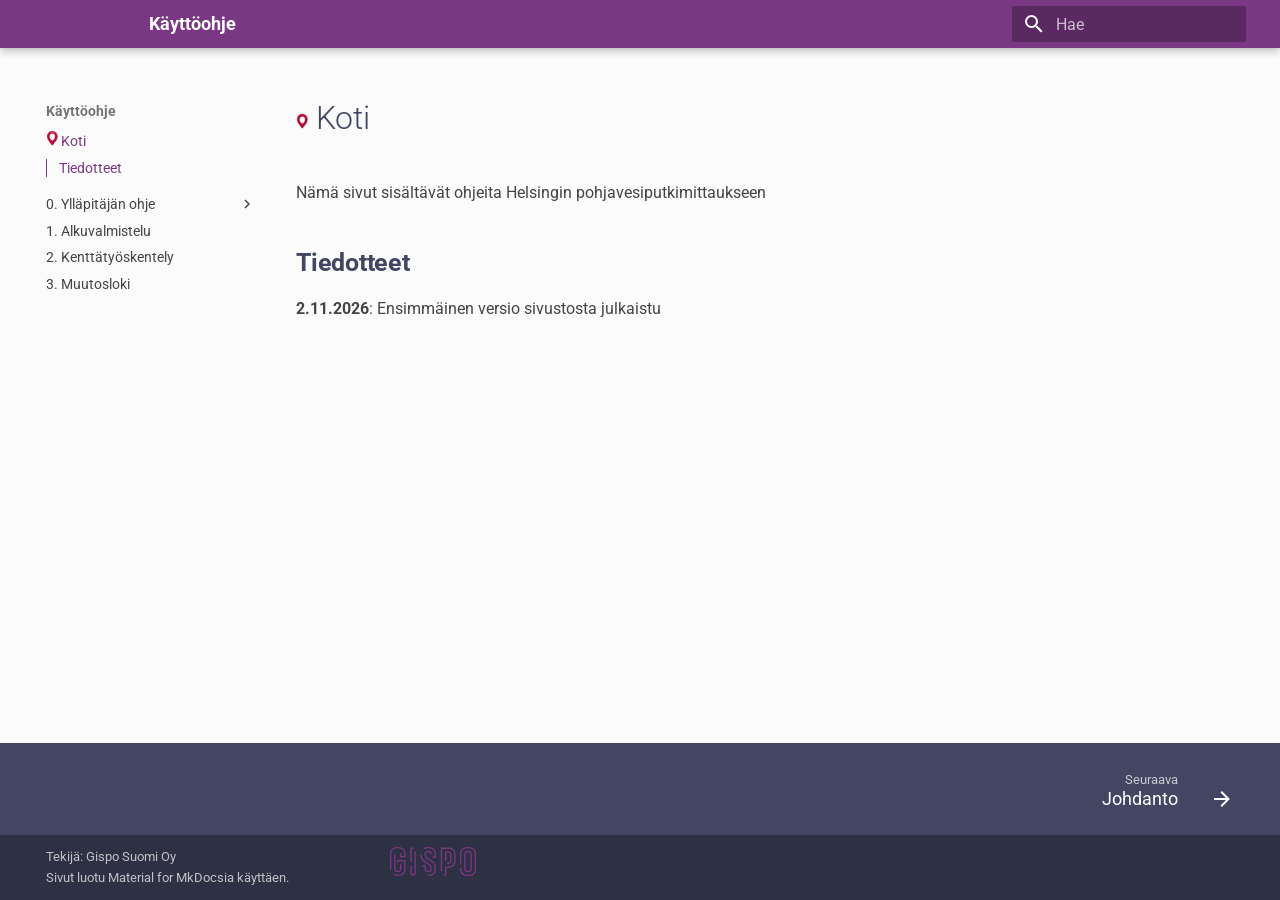
<file: index.html>
<!DOCTYPE html><html lang="fi" class="no-js"><head>
    
      <meta charset="utf-8">
      <meta name="viewport" content="width=device-width,initial-scale=1">
      
      
      
        <link rel="canonical" href="https://gispocoding.github.io/QField-putket/index.html">
      
      
      
        <link rel="next" href="1_johdanto.html">
      
      
        
      
      
      <link rel="icon" href="img/gispologo.svg">
      <meta name="generator" content="mkdocs-1.6.1, mkdocs-material-9.8.0">
    
    
      
        <title>Käyttöohje</title>
      
    
    
      <link rel="stylesheet" href="assets/stylesheets/main.57a0d79d.min.css">
      
        
        <link rel="stylesheet" href="assets/stylesheets/palette.fb2fffe2.min.css">
      
      


    
    
      
    
    
      
        
        
        <link rel="preconnect" href="https://fonts.gstatic.com" crossorigin="">
        <link rel="stylesheet" href="https://fonts.googleapis.com/css?family=Roboto:300,300i,400,400i,700,700i%7CRoboto+Mono:400,400i,700,700i&amp;display=fallback">
        <style>:root{--md-text-font:"Roboto";--md-code-font:"Roboto Mono"}</style>
      
    
    
      <link rel="stylesheet" href="assets/_mkdocstrings.css">
    
      <link rel="stylesheet" href="stylesheets/extra.css">
    
    <script>__md_scope=new URL(".",location),__md_hash=e=>[...e].reduce(((e,_)=>(e<<5)-e+_.charCodeAt(0)),0),__md_get=(e,_=localStorage,t=__md_scope)=>JSON.parse(_.getItem(t.pathname+"."+e)),__md_set=(e,_,t=localStorage,a=__md_scope)=>{try{t.setItem(a.pathname+"."+e,JSON.stringify(_))}catch(e){}}</script>
    
      

    
    
  <link href="assets/stylesheets/glightbox.min.css" rel="stylesheet"><script src="assets/javascripts/glightbox.min.js"></script><style id="glightbox-style">
            html.glightbox-open { overflow: initial; height: 100%; }
            .gslide-title { margin-top: 0px; user-select: text; }
            .gslide-desc { color: #666; user-select: text; }
            .gslide-image img { background: white; }
            .gscrollbar-fixer { padding-right: 15px; }
            .gdesc-inner { font-size: 0.75rem; }
            body[data-md-color-scheme="slate"] .gdesc-inner { background: var(--md-default-bg-color); }
            body[data-md-color-scheme="slate"] .gslide-title { color: var(--md-default-fg-color); }
            body[data-md-color-scheme="slate"] .gslide-desc { color: var(--md-default-fg-color); }
        </style></head>
  
  
    
    
    
    
    
    <body dir="ltr" data-md-color-scheme="default" data-md-color-primary="indigo" data-md-color-accent="indigo">
  
    
    <input class="md-toggle" data-md-toggle="drawer" type="checkbox" id="__drawer" autocomplete="off">
    <input class="md-toggle" data-md-toggle="search" type="checkbox" id="__search" autocomplete="off">
    <label class="md-overlay" for="__drawer"></label>
    <div data-md-component="skip">
      
        
        <a href="#tiedotteet" class="md-skip">
          Hyppää sisältöön
        </a>
      
    </div>
    <div data-md-component="announce">
      
    </div>
    
    
      

  

<header class="md-header md-header--shadow" data-md-component="header">
  <nav class="md-header__inner md-grid" aria-label="Ylätunniste">
    <a href="index.html" title="Käyttöohje" class="md-header__button md-logo" aria-label="Käyttöohje" data-md-component="logo">
      
  <img src="img/gispologo.svg" alt="logo">

    </a>
    <label class="md-header__button md-icon" for="__drawer">
      
      <svg xmlns="http://www.w3.org/2000/svg" viewBox="0 0 24 24"><path d="M3 6h18v2H3zm0 5h18v2H3zm0 5h18v2H3z"></path></svg>
    </label>
    <div class="md-header__title" data-md-component="header-title">
      <div class="md-header__ellipsis">
        <div class="md-header__topic">
          <span class="md-ellipsis">
            Käyttöohje
          </span>
        </div>
        <div class="md-header__topic" data-md-component="header-topic">
          <span class="md-ellipsis">
            
              <img src="img/markkeri.png"> Koti
            
          </span>
        </div>
      </div>
    </div>
    
      
    
    
    
    
      
      
        <label class="md-header__button md-icon" for="__search">
          
          <svg xmlns="http://www.w3.org/2000/svg" viewBox="0 0 24 24"><path d="M9.5 3A6.5 6.5 0 0 1 16 9.5c0 1.61-.59 3.09-1.56 4.23l.27.27h.79l5 5-1.5 1.5-5-5v-.79l-.27-.27A6.52 6.52 0 0 1 9.5 16 6.5 6.5 0 0 1 3 9.5 6.5 6.5 0 0 1 9.5 3m0 2C7 5 5 7 5 9.5S7 14 9.5 14 14 12 14 9.5 12 5 9.5 5"></path></svg>
        </label>
        <div class="md-search" data-md-component="search" role="dialog">
  <label class="md-search__overlay" for="__search"></label>
  <div class="md-search__inner" role="search">
    <form class="md-search__form" name="search">
      <input type="text" class="md-search__input" name="query" aria-label="Hae" placeholder="Hae" autocapitalize="off" autocorrect="off" autocomplete="off" spellcheck="false" data-md-component="search-query" required="">
      <label class="md-search__icon md-icon" for="__search">
        
        <svg xmlns="http://www.w3.org/2000/svg" viewBox="0 0 24 24"><path d="M9.5 3A6.5 6.5 0 0 1 16 9.5c0 1.61-.59 3.09-1.56 4.23l.27.27h.79l5 5-1.5 1.5-5-5v-.79l-.27-.27A6.52 6.52 0 0 1 9.5 16 6.5 6.5 0 0 1 3 9.5 6.5 6.5 0 0 1 9.5 3m0 2C7 5 5 7 5 9.5S7 14 9.5 14 14 12 14 9.5 12 5 9.5 5"></path></svg>
        
        <svg xmlns="http://www.w3.org/2000/svg" viewBox="0 0 24 24"><path d="M20 11v2H8l5.5 5.5-1.42 1.42L4.16 12l7.92-7.92L13.5 5.5 8 11z"></path></svg>
      </label>
      <nav class="md-search__options" aria-label="Haku">
        
        <button type="reset" class="md-search__icon md-icon" title="Tyhjää" aria-label="Tyhjää" tabindex="-1">
          
          <svg xmlns="http://www.w3.org/2000/svg" viewBox="0 0 24 24"><path d="M19 6.41 17.59 5 12 10.59 6.41 5 5 6.41 10.59 12 5 17.59 6.41 19 12 13.41 17.59 19 19 17.59 13.41 12z"></path></svg>
        </button>
      </nav>
      
        <div class="md-search__suggest" data-md-component="search-suggest"></div>
      
    </form>
    <div class="md-search__output">
      <div class="md-search__scrollwrap" tabindex="0" data-md-scrollfix="">
        <div class="md-search-result" data-md-component="search-result">
          <div class="md-search-result__meta">
            Aloitetaan hakua
          </div>
          <ol class="md-search-result__list" role="presentation"></ol>
        </div>
      </div>
    </div>
  </div>
</div>
      
    
    
  </nav>
  
</header>
    
    <div class="md-container" data-md-component="container">
      
      
        
          
        
      
      <main class="md-main" data-md-component="main">
        <div class="md-main__inner md-grid">
          
            
              
              <div class="md-sidebar md-sidebar--primary" data-md-component="sidebar" data-md-type="navigation">
                <div class="md-sidebar__scrollwrap">
                  <div class="md-sidebar__inner">
                    



  

<nav class="md-nav md-nav--primary md-nav--integrated" aria-label="Navigaatio" data-md-level="0">
  <label class="md-nav__title" for="__drawer">
    <a href="index.html" title="Käyttöohje" class="md-nav__button md-logo" aria-label="Käyttöohje" data-md-component="logo">
      
  <img src="img/gispologo.svg" alt="logo">

    </a>
    Käyttöohje
  </label>
  
  <ul class="md-nav__list" data-md-scrollfix="">
    
      
      
  
  
    
  
  
  
    <li class="md-nav__item md-nav__item--active">
      
      <input class="md-nav__toggle md-toggle" type="checkbox" id="__toc">
      
      
      
        <label class="md-nav__link md-nav__link--active" for="__toc">
          
  
  
  <span class="md-ellipsis">
    
  
    <img src="img/markkeri.png"> Koti
  

    
  </span>
  
  

          <span class="md-nav__icon md-icon"></span>
        </label>
      
      <a href="index.html" class="md-nav__link md-nav__link--active">
        
  
  
  <span class="md-ellipsis">
    
  
    <img src="img/markkeri.png"> Koti
  

    
  </span>
  
  

      </a>
      
        

<nav class="md-nav md-nav--secondary" aria-label="Sisällysluettelo">
  
  
  
  
    <label class="md-nav__title" for="__toc">
      <span class="md-nav__icon md-icon"></span>
      Sisällysluettelo
    </label>
    <ul class="md-nav__list" data-md-component="toc" data-md-scrollfix="">
      
        <li class="md-nav__item">
  <a href="#tiedotteet" class="md-nav__link">
    <span class="md-ellipsis">
      
        Tiedotteet
      
    </span>
  </a>
  
</li>
      
    </ul>
  
</nav>
      
    </li>
  

    
      
      
  
  
  
  
    
    
    
    
    
    <li class="md-nav__item md-nav__item--nested">
      
        
        
        <input class="md-nav__toggle md-toggle " type="checkbox" id="__nav_2">
        
          
          <label class="md-nav__link" for="__nav_2" id="__nav_2_label" tabindex="0">
            
  
  
  <span class="md-ellipsis">
    
  
    0. Ylläpitäjän ohje
  

    
  </span>
  
  

            <span class="md-nav__icon md-icon"></span>
          </label>
        
        <nav class="md-nav" data-md-level="1" aria-labelledby="__nav_2_label" aria-expanded="false">
          <label class="md-nav__title" for="__nav_2">
            <span class="md-nav__icon md-icon"></span>
            
  
    0. Ylläpitäjän ohje
  

          </label>
          <ul class="md-nav__list" data-md-scrollfix="">
            
              
                
  
  
  
  
    <li class="md-nav__item">
      <a href="1_johdanto.html" class="md-nav__link">
        
  
  
  <span class="md-ellipsis">
    
  
    Johdanto
  

    
  </span>
  
  

      </a>
    </li>
  

              
            
              
                
  
  
  
  
    <li class="md-nav__item">
      <a href="2_projektin_valmistelu_qgississa_ja_vienti_qfieldiin.html" class="md-nav__link">
        
  
  
  <span class="md-ellipsis">
    
  
    Projektin valmistelu
  

    
  </span>
  
  

      </a>
    </li>
  

              
            
              
                
  
  
  
  
    <li class="md-nav__item">
      <a href="3_lomakemaaritykset.html" class="md-nav__link">
        
  
  
  <span class="md-ellipsis">
    
  
    Lomakemääritykset
  

    
  </span>
  
  

      </a>
    </li>
  

              
            
          </ul>
        </nav>
      
    </li>
  

    
      
      
  
  
  
  
    <li class="md-nav__item">
      <a href="1_alkuvalmistelu.html" class="md-nav__link">
        
  
  
  <span class="md-ellipsis">
    
  
    1. Alkuvalmistelu
  

    
  </span>
  
  

      </a>
    </li>
  

    
      
      
  
  
  
  
    <li class="md-nav__item">
      <a href="4_kenttatyoskentely.html" class="md-nav__link">
        
  
  
  <span class="md-ellipsis">
    
  
    2. Kenttätyöskentely
  

    
  </span>
  
  

      </a>
    </li>
  

    
      
      
  
  
  
  
    <li class="md-nav__item">
      <a href="muutosloki.html" class="md-nav__link">
        
  
  
  <span class="md-ellipsis">
    
  
    3. Muutosloki
  

    
  </span>
  
  

      </a>
    </li>
  

    
  </ul>
</nav>
                  </div>
                </div>
              </div>
            
            
          
          
            <div class="md-content" data-md-component="content">
              
              <article class="md-content__inner md-typeset">
                
                  



  <h1><img src="img/markkeri.png"> Koti</h1>

<p>Nämä sivut sisältävät ohjeita Helsingin pohjavesiputkimittaukseen</p>
<h2 id="tiedotteet"><strong>Tiedotteet</strong></h2>
<p><strong>2.11.2026</strong>: Ensimmäinen versio sivustosta julkaistu</p>












                
              </article>
            </div>
          
          
<script>var target=document.getElementById(location.hash.slice(1));target&&target.name&&(target.checked=target.name.startsWith("__tabbed_"))</script>
        </div>
        
      </main>
      
        <footer class="md-footer">
  
    
      
      <nav class="md-footer__inner md-grid" aria-label="Alatunniste">
        
        
          
          <a href="1_johdanto.html" class="md-footer__link md-footer__link--next" aria-label="Seuraava: Johdanto">
            <div class="md-footer__title">
              <span class="md-footer__direction">
                Seuraava
              </span>
              <div class="md-ellipsis">
                Johdanto
              </div>
            </div>
            <div class="md-footer__button md-icon">
              
              <svg xmlns="http://www.w3.org/2000/svg" viewBox="0 0 24 24"><path d="M4 11v2h12l-5.5 5.5 1.42 1.42L19.84 12l-7.92-7.92L10.5 5.5 16 11z"></path></svg>
            </div>
          </a>
        
      </nav>
    
  
  <div class="md-footer-meta md-typeset">
    <div class="md-footer-meta__inner md-grid">
      <div class="md-copyright">
  
    <div class="md-copyright__highlight">
      <img style="float: right; width: 20%;" alt="Gispon logo" src="img/gispologo.svg">
      Tekijä: <a href="mailto:info@gispo.fi">Gispo Suomi Oy</a>
      <br>
      Sivut luotu <a href="https://squidfunk.github.io/mkdocs-material/">Material for MkDocsia</a> käyttäen.
    </div>
  
</div>
      
    </div>
  </div>
</footer>
      
    </div>
    <div class="md-dialog" data-md-component="dialog">
      <div class="md-dialog__inner md-typeset"></div>
    </div>
    
      <div class="md-progress" data-md-component="progress" role="progressbar"></div>
    
    
    
      
      
      <script id="__config" type="application/json">{"annotate": null, "base": ".", "features": ["navigation.footer", "navigation.instant", "navigation.instant.progress", "toc.integrate", "search.suggest", "search.highlight", "header.autohide", "content.code.copy"], "search": "assets/javascripts/workers/search.a7633da7.min.js", "tags": null, "translations": {"clipboard.copied": "Kopioitu leikep\u00f6yd\u00e4lle", "clipboard.copy": "Kopioi leikep\u00f6yd\u00e4lle", "search.result.more.one": "1 lis\u00e4\u00e4 t\u00e4ll\u00e4 sivulla", "search.result.more.other": "# lis\u00e4\u00e4 t\u00e4ll\u00e4 sivulla", "search.result.none": "Ei t\u00e4sm\u00e4\u00e4vi\u00e4 dokumentteja", "search.result.one": "1 t\u00e4sm\u00e4\u00e4v\u00e4 dokumentti", "search.result.other": "# t\u00e4sm\u00e4\u00e4v\u00e4\u00e4 dokumenttia", "search.result.placeholder": "Kirjoita aloittaaksesi haun", "search.result.term.missing": "Puuttuu", "select.version": "Valitse versio"}, "version": null}</script>
    
    
      <script src="assets/javascripts/bundle.c21346df.min.js"></script>
      
    
  
<script id="init-glightbox">const lightbox = GLightbox({"touchNavigation": true, "loop": false, "zoomable": true, "draggable": true, "openEffect": "zoom", "closeEffect": "zoom", "slideEffect": "slide"});
document$.subscribe(()=>{ lightbox.reload(); });
</script></body></html>
</file>
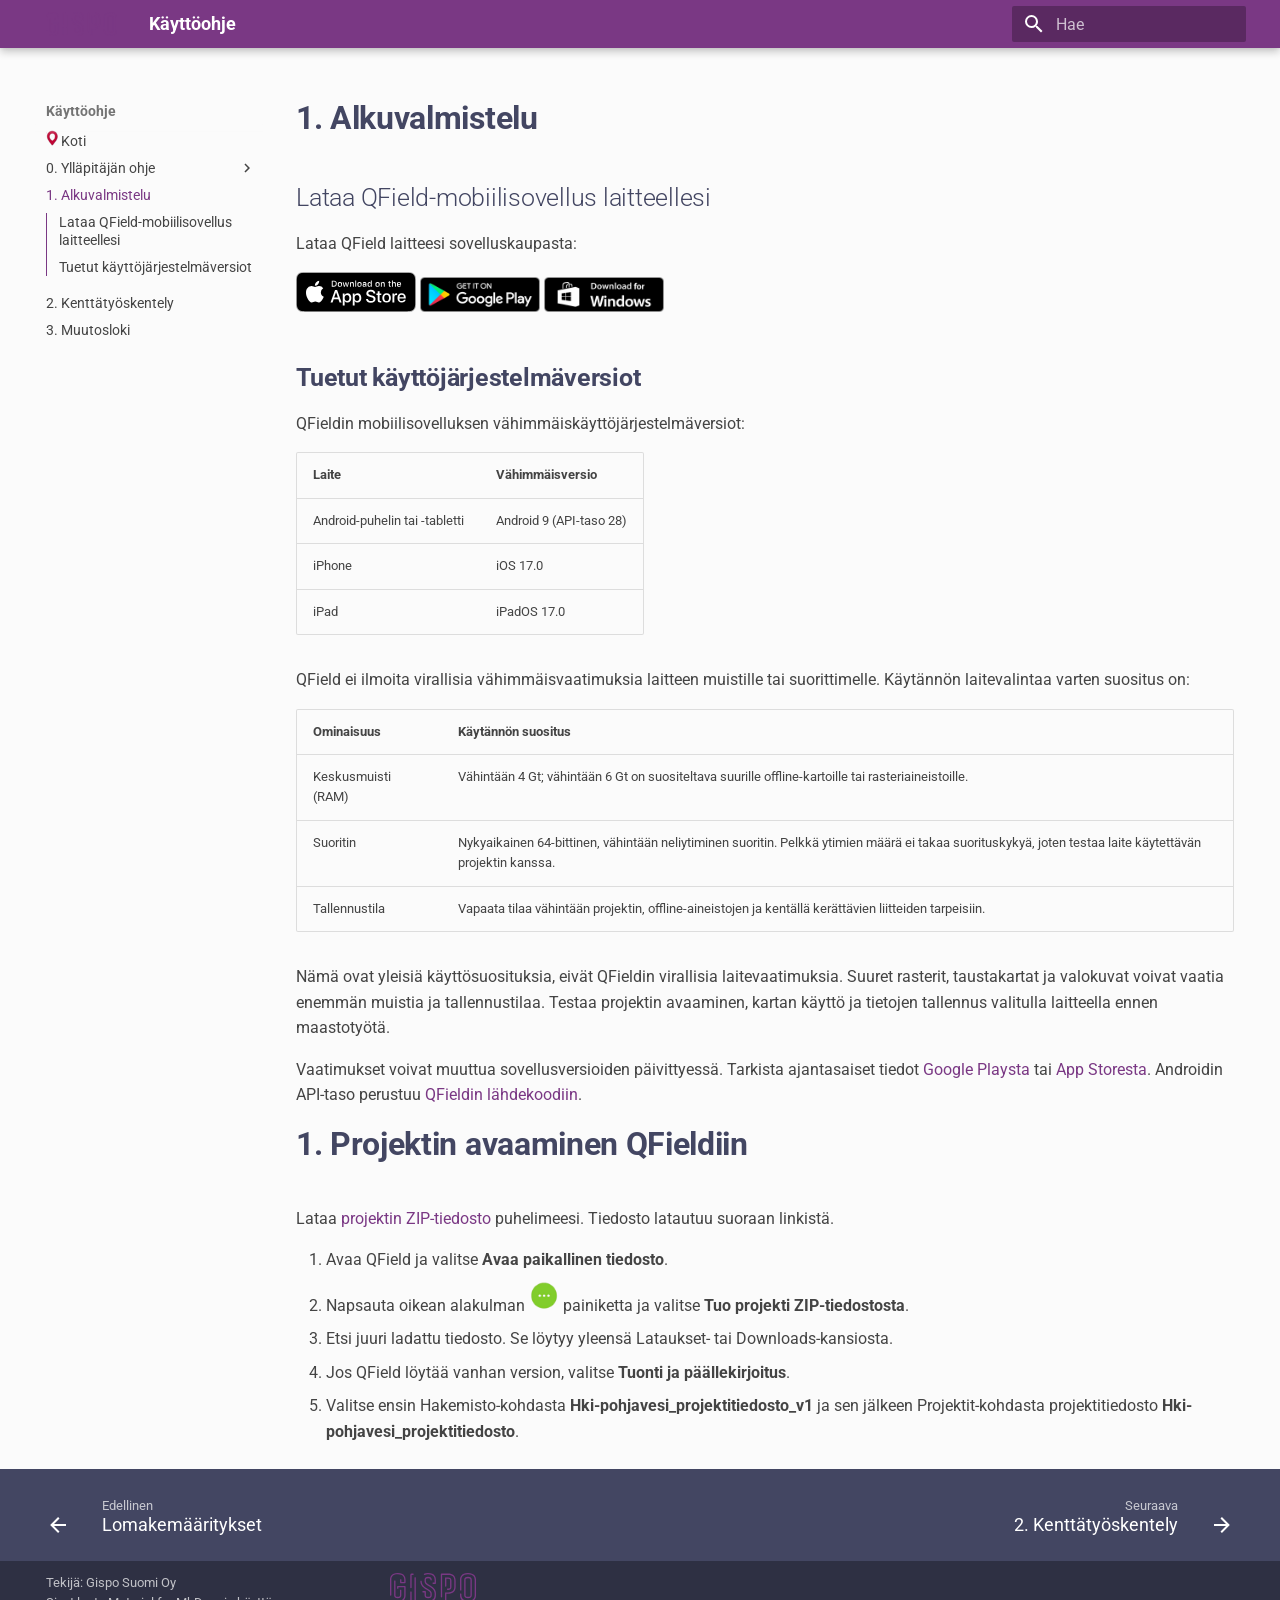
<file: 1_alkuvalmistelu.html>
<!DOCTYPE html><html lang="fi" class="no-js"><head>
    
      <meta charset="utf-8">
      <meta name="viewport" content="width=device-width,initial-scale=1">
      
      
      
        <link rel="canonical" href="https://gispocoding.github.io/QField-putket/1_alkuvalmistelu.html">
      
      
        <link rel="prev" href="3_lomakemaaritykset.html">
      
      
        <link rel="next" href="4_kenttatyoskentely.html">
      
      
        
      
      
      <link rel="icon" href="img/gispologo.svg">
      <meta name="generator" content="mkdocs-1.6.1, mkdocs-material-9.8.0">
    
    
      
        <title>1. Alkuvalmistelu - Käyttöohje</title>
      
    
    
      <link rel="stylesheet" href="assets/stylesheets/main.57a0d79d.min.css">
      
        
        <link rel="stylesheet" href="assets/stylesheets/palette.fb2fffe2.min.css">
      
      


    
    
      
    
    
      
        
        
        <link rel="preconnect" href="https://fonts.gstatic.com" crossorigin="">
        <link rel="stylesheet" href="https://fonts.googleapis.com/css?family=Roboto:300,300i,400,400i,700,700i%7CRoboto+Mono:400,400i,700,700i&amp;display=fallback">
        <style>:root{--md-text-font:"Roboto";--md-code-font:"Roboto Mono"}</style>
      
    
    
      <link rel="stylesheet" href="assets/_mkdocstrings.css">
    
      <link rel="stylesheet" href="stylesheets/extra.css">
    
    <script>__md_scope=new URL(".",location),__md_hash=e=>[...e].reduce(((e,_)=>(e<<5)-e+_.charCodeAt(0)),0),__md_get=(e,_=localStorage,t=__md_scope)=>JSON.parse(_.getItem(t.pathname+"."+e)),__md_set=(e,_,t=localStorage,a=__md_scope)=>{try{t.setItem(a.pathname+"."+e,JSON.stringify(_))}catch(e){}}</script>
    
      

    
    
  <link href="assets/stylesheets/glightbox.min.css" rel="stylesheet"><script src="assets/javascripts/glightbox.min.js"></script><style id="glightbox-style">
            html.glightbox-open { overflow: initial; height: 100%; }
            .gslide-title { margin-top: 0px; user-select: text; }
            .gslide-desc { color: #666; user-select: text; }
            .gslide-image img { background: white; }
            .gscrollbar-fixer { padding-right: 15px; }
            .gdesc-inner { font-size: 0.75rem; }
            body[data-md-color-scheme="slate"] .gdesc-inner { background: var(--md-default-bg-color); }
            body[data-md-color-scheme="slate"] .gslide-title { color: var(--md-default-fg-color); }
            body[data-md-color-scheme="slate"] .gslide-desc { color: var(--md-default-fg-color); }
        </style></head>
  
  
    
    
    
    
    
    <body dir="ltr" data-md-color-scheme="default" data-md-color-primary="indigo" data-md-color-accent="indigo">
  
    
    <input class="md-toggle" data-md-toggle="drawer" type="checkbox" id="__drawer" autocomplete="off">
    <input class="md-toggle" data-md-toggle="search" type="checkbox" id="__search" autocomplete="off">
    <label class="md-overlay" for="__drawer"></label>
    <div data-md-component="skip">
      
        
        <a href="#1-alkuvalmistelu" class="md-skip">
          Hyppää sisältöön
        </a>
      
    </div>
    <div data-md-component="announce">
      
    </div>
    
    
      

  

<header class="md-header md-header--shadow" data-md-component="header">
  <nav class="md-header__inner md-grid" aria-label="Ylätunniste">
    <a href="index.html" title="Käyttöohje" class="md-header__button md-logo" aria-label="Käyttöohje" data-md-component="logo">
      
  <img src="img/gispologo.svg" alt="logo">

    </a>
    <label class="md-header__button md-icon" for="__drawer">
      
      <svg xmlns="http://www.w3.org/2000/svg" viewBox="0 0 24 24"><path d="M3 6h18v2H3zm0 5h18v2H3zm0 5h18v2H3z"></path></svg>
    </label>
    <div class="md-header__title" data-md-component="header-title">
      <div class="md-header__ellipsis">
        <div class="md-header__topic">
          <span class="md-ellipsis">
            Käyttöohje
          </span>
        </div>
        <div class="md-header__topic" data-md-component="header-topic">
          <span class="md-ellipsis">
            
              1. Alkuvalmistelu
            
          </span>
        </div>
      </div>
    </div>
    
      
    
    
    
    
      
      
        <label class="md-header__button md-icon" for="__search">
          
          <svg xmlns="http://www.w3.org/2000/svg" viewBox="0 0 24 24"><path d="M9.5 3A6.5 6.5 0 0 1 16 9.5c0 1.61-.59 3.09-1.56 4.23l.27.27h.79l5 5-1.5 1.5-5-5v-.79l-.27-.27A6.52 6.52 0 0 1 9.5 16 6.5 6.5 0 0 1 3 9.5 6.5 6.5 0 0 1 9.5 3m0 2C7 5 5 7 5 9.5S7 14 9.5 14 14 12 14 9.5 12 5 9.5 5"></path></svg>
        </label>
        <div class="md-search" data-md-component="search" role="dialog">
  <label class="md-search__overlay" for="__search"></label>
  <div class="md-search__inner" role="search">
    <form class="md-search__form" name="search">
      <input type="text" class="md-search__input" name="query" aria-label="Hae" placeholder="Hae" autocapitalize="off" autocorrect="off" autocomplete="off" spellcheck="false" data-md-component="search-query" required="">
      <label class="md-search__icon md-icon" for="__search">
        
        <svg xmlns="http://www.w3.org/2000/svg" viewBox="0 0 24 24"><path d="M9.5 3A6.5 6.5 0 0 1 16 9.5c0 1.61-.59 3.09-1.56 4.23l.27.27h.79l5 5-1.5 1.5-5-5v-.79l-.27-.27A6.52 6.52 0 0 1 9.5 16 6.5 6.5 0 0 1 3 9.5 6.5 6.5 0 0 1 9.5 3m0 2C7 5 5 7 5 9.5S7 14 9.5 14 14 12 14 9.5 12 5 9.5 5"></path></svg>
        
        <svg xmlns="http://www.w3.org/2000/svg" viewBox="0 0 24 24"><path d="M20 11v2H8l5.5 5.5-1.42 1.42L4.16 12l7.92-7.92L13.5 5.5 8 11z"></path></svg>
      </label>
      <nav class="md-search__options" aria-label="Haku">
        
        <button type="reset" class="md-search__icon md-icon" title="Tyhjää" aria-label="Tyhjää" tabindex="-1">
          
          <svg xmlns="http://www.w3.org/2000/svg" viewBox="0 0 24 24"><path d="M19 6.41 17.59 5 12 10.59 6.41 5 5 6.41 10.59 12 5 17.59 6.41 19 12 13.41 17.59 19 19 17.59 13.41 12z"></path></svg>
        </button>
      </nav>
      
        <div class="md-search__suggest" data-md-component="search-suggest"></div>
      
    </form>
    <div class="md-search__output">
      <div class="md-search__scrollwrap" tabindex="0" data-md-scrollfix="">
        <div class="md-search-result" data-md-component="search-result">
          <div class="md-search-result__meta">
            Aloitetaan hakua
          </div>
          <ol class="md-search-result__list" role="presentation"></ol>
        </div>
      </div>
    </div>
  </div>
</div>
      
    
    
  </nav>
  
</header>
    
    <div class="md-container" data-md-component="container">
      
      
        
          
        
      
      <main class="md-main" data-md-component="main">
        <div class="md-main__inner md-grid">
          
            
              
              <div class="md-sidebar md-sidebar--primary" data-md-component="sidebar" data-md-type="navigation">
                <div class="md-sidebar__scrollwrap">
                  <div class="md-sidebar__inner">
                    



  

<nav class="md-nav md-nav--primary md-nav--integrated" aria-label="Navigaatio" data-md-level="0">
  <label class="md-nav__title" for="__drawer">
    <a href="index.html" title="Käyttöohje" class="md-nav__button md-logo" aria-label="Käyttöohje" data-md-component="logo">
      
  <img src="img/gispologo.svg" alt="logo">

    </a>
    Käyttöohje
  </label>
  
  <ul class="md-nav__list" data-md-scrollfix="">
    
      
      
  
  
  
  
    <li class="md-nav__item">
      <a href="index.html" class="md-nav__link">
        
  
  
  <span class="md-ellipsis">
    
  
    <img src="img/markkeri.png"> Koti
  

    
  </span>
  
  

      </a>
    </li>
  

    
      
      
  
  
  
  
    
    
    
    
    
    <li class="md-nav__item md-nav__item--nested">
      
        
        
        <input class="md-nav__toggle md-toggle " type="checkbox" id="__nav_2">
        
          
          <label class="md-nav__link" for="__nav_2" id="__nav_2_label" tabindex="0">
            
  
  
  <span class="md-ellipsis">
    
  
    0. Ylläpitäjän ohje
  

    
  </span>
  
  

            <span class="md-nav__icon md-icon"></span>
          </label>
        
        <nav class="md-nav" data-md-level="1" aria-labelledby="__nav_2_label" aria-expanded="false">
          <label class="md-nav__title" for="__nav_2">
            <span class="md-nav__icon md-icon"></span>
            
  
    0. Ylläpitäjän ohje
  

          </label>
          <ul class="md-nav__list" data-md-scrollfix="">
            
              
                
  
  
  
  
    <li class="md-nav__item">
      <a href="1_johdanto.html" class="md-nav__link">
        
  
  
  <span class="md-ellipsis">
    
  
    Johdanto
  

    
  </span>
  
  

      </a>
    </li>
  

              
            
              
                
  
  
  
  
    <li class="md-nav__item">
      <a href="2_projektin_valmistelu_qgississa_ja_vienti_qfieldiin.html" class="md-nav__link">
        
  
  
  <span class="md-ellipsis">
    
  
    Projektin valmistelu
  

    
  </span>
  
  

      </a>
    </li>
  

              
            
              
                
  
  
  
  
    <li class="md-nav__item">
      <a href="3_lomakemaaritykset.html" class="md-nav__link">
        
  
  
  <span class="md-ellipsis">
    
  
    Lomakemääritykset
  

    
  </span>
  
  

      </a>
    </li>
  

              
            
          </ul>
        </nav>
      
    </li>
  

    
      
      
  
  
    
  
  
  
    <li class="md-nav__item md-nav__item--active">
      
      <input class="md-nav__toggle md-toggle" type="checkbox" id="__toc">
      
      
        
      
      
        <label class="md-nav__link md-nav__link--active" for="__toc">
          
  
  
  <span class="md-ellipsis">
    
  
    1. Alkuvalmistelu
  

    
  </span>
  
  

          <span class="md-nav__icon md-icon"></span>
        </label>
      
      <a href="1_alkuvalmistelu.html" class="md-nav__link md-nav__link--active">
        
  
  
  <span class="md-ellipsis">
    
  
    1. Alkuvalmistelu
  

    
  </span>
  
  

      </a>
      
        

<nav class="md-nav md-nav--secondary" aria-label="Sisällysluettelo">
  
  
  
    
  
  
    <label class="md-nav__title" for="__toc">
      <span class="md-nav__icon md-icon"></span>
      Sisällysluettelo
    </label>
    <ul class="md-nav__list" data-md-component="toc" data-md-scrollfix="">
      
        <li class="md-nav__item">
  <a href="#lataa-qfield-mobiilisovellus-laitteellesi" class="md-nav__link">
    <span class="md-ellipsis">
      
        Lataa QField-mobiilisovellus laitteellesi
      
    </span>
  </a>
  
</li>
      
        <li class="md-nav__item">
  <a href="#tuetut-kayttojarjestelmaversiot" class="md-nav__link">
    <span class="md-ellipsis">
      
        Tuetut käyttöjärjestelmäversiot
      
    </span>
  </a>
  
</li>
      
    </ul>
  
</nav>
      
    </li>
  

    
      
      
  
  
  
  
    <li class="md-nav__item">
      <a href="4_kenttatyoskentely.html" class="md-nav__link">
        
  
  
  <span class="md-ellipsis">
    
  
    2. Kenttätyöskentely
  

    
  </span>
  
  

      </a>
    </li>
  

    
      
      
  
  
  
  
    <li class="md-nav__item">
      <a href="muutosloki.html" class="md-nav__link">
        
  
  
  <span class="md-ellipsis">
    
  
    3. Muutosloki
  

    
  </span>
  
  

      </a>
    </li>
  

    
  </ul>
</nav>
                  </div>
                </div>
              </div>
            
            
          
          
            <div class="md-content" data-md-component="content">
              
              <article class="md-content__inner md-typeset">
                
                  



<h1 id="1-alkuvalmistelu"><strong>1. Alkuvalmistelu</strong></h1>
<h2 id="lataa-qfield-mobiilisovellus-laitteellesi">Lataa QField-mobiilisovellus laitteellesi</h2>
<p>Lataa QField laitteesi sovelluskaupasta:</p>
<p><a href="https://apps.apple.com/us/app/qfield-for-qgis/id1531726814" target="_blank" rel="noopener noreferrer"> <img src="img/app_store_badge_black.svg" alt="Download on the App Store" width="120"> </a><a href="https://play.google.com/store/apps/details?id=ch.opengis.qfield" target="_blank" rel="noopener noreferrer"> <img src="img/google-play-badge.png" alt="Get it on Google Play" width="120"> </a><a href="https://apps.microsoft.com/detail/xp99h3bcx4bw7f?hl=fi-FI&amp;gl=FI" target="_blank" rel="noopener noreferrer"> <img src="img/app_download_windows.png" alt="Available on Windows" width="120"> </a></p>
<h2 id="tuetut-kayttojarjestelmaversiot"><strong>Tuetut käyttöjärjestelmäversiot</strong></h2>
<p>QFieldin mobiilisovelluksen vähimmäiskäyttöjärjestelmäversiot:</p>
<table>
<thead>
<tr>
<th>Laite</th>
<th>Vähimmäisversio</th>
</tr>
</thead>
<tbody>
<tr>
<td>Android-puhelin tai -tabletti</td>
<td>Android 9 (API-taso 28)</td>
</tr>
<tr>
<td>iPhone</td>
<td>iOS 17.0</td>
</tr>
<tr>
<td>iPad</td>
<td>iPadOS 17.0</td>
</tr>
</tbody>
</table>
<p>QField ei ilmoita virallisia vähimmäisvaatimuksia laitteen muistille tai suorittimelle. Käytännön laitevalintaa varten suositus on:</p>
<table>
<thead>
<tr>
<th>Ominaisuus</th>
<th>Käytännön suositus</th>
</tr>
</thead>
<tbody>
<tr>
<td>Keskusmuisti (RAM)</td>
<td>Vähintään 4 Gt; vähintään 6 Gt on suositeltava suurille offline-kartoille tai rasteriaineistoille.</td>
</tr>
<tr>
<td>Suoritin</td>
<td>Nykyaikainen 64-bittinen, vähintään neliytiminen suoritin. Pelkkä ytimien määrä ei takaa suorituskykyä, joten testaa laite käytettävän projektin kanssa.</td>
</tr>
<tr>
<td>Tallennustila</td>
<td>Vapaata tilaa vähintään projektin, offline-aineistojen ja kentällä kerättävien liitteiden tarpeisiin.</td>
</tr>
</tbody>
</table>
<p>Nämä ovat yleisiä käyttösuosituksia, eivät QFieldin virallisia laitevaatimuksia. Suuret rasterit, taustakartat ja valokuvat voivat vaatia enemmän muistia ja tallennustilaa. Testaa projektin avaaminen, kartan käyttö ja tietojen tallennus valitulla laitteella ennen maastotyötä.</p>
<p>Vaatimukset voivat muuttua sovellusversioiden päivittyessä. Tarkista ajantasaiset tiedot <a href="https://play.google.com/store/apps/details?id=ch.opengis.qfield">Google Playsta</a> tai <a href="https://apps.apple.com/app/qfield-for-qgis/id1531726814">App Storesta</a>. Androidin API-taso perustuu <a href="https://github.com/opengisch/QField/blob/master/cmake/Platform.cmake">QFieldin lähdekoodiin</a>.</p>
<h1 id="1-projektin-avaaminen-qfieldiin"><strong>1. Projektin avaaminen QFieldiin</strong></h1>
<p>Lataa <a href="https://drive.google.com/uc?export=download&amp;id=1JRZVbvCjtMF9B2ox4LwmL-OoaOM6lCo-">projektin ZIP-tiedosto</a> puhelimeesi. Tiedosto latautuu suoraan linkistä.</p>
<ol>
<li>Avaa QField ja valitse <strong>Avaa paikallinen tiedosto</strong>.</li>
<li>Napsauta oikean alakulman <a class="glightbox" data-type="image" data-width="auto" data-height="auto" href="img/image8.png" data-desc-position="bottom"><img src="img/image8.png" width="30" alt="QFieldin muokkaustilan kytkeminen päälle"></a> painiketta ja valitse <strong>Tuo projekti ZIP-tiedostosta</strong>.</li>
<li>Etsi juuri ladattu tiedosto. Se löytyy yleensä Lataukset- tai Downloads-kansiosta.</li>
<li>Jos QField löytää vanhan version, valitse <strong>Tuonti ja päällekirjoitus</strong>.</li>
<li>Valitse ensin Hakemisto-kohdasta <strong>Hki-pohjavesi_projektitiedosto_v1</strong> ja sen jälkeen Projektit-kohdasta projektitiedosto <strong>Hki-pohjavesi_projektitiedosto</strong>.</li>
</ol>












                
              </article>
            </div>
          
          
<script>var target=document.getElementById(location.hash.slice(1));target&&target.name&&(target.checked=target.name.startsWith("__tabbed_"))</script>
        </div>
        
      </main>
      
        <footer class="md-footer">
  
    
      
      <nav class="md-footer__inner md-grid" aria-label="Alatunniste">
        
          
          <a href="3_lomakemaaritykset.html" class="md-footer__link md-footer__link--prev" aria-label="Edellinen: Lomakemääritykset">
            <div class="md-footer__button md-icon">
              
              <svg xmlns="http://www.w3.org/2000/svg" viewBox="0 0 24 24"><path d="M20 11v2H8l5.5 5.5-1.42 1.42L4.16 12l7.92-7.92L13.5 5.5 8 11z"></path></svg>
            </div>
            <div class="md-footer__title">
              <span class="md-footer__direction">
                Edellinen
              </span>
              <div class="md-ellipsis">
                Lomakemääritykset
              </div>
            </div>
          </a>
        
        
          
          <a href="4_kenttatyoskentely.html" class="md-footer__link md-footer__link--next" aria-label="Seuraava: 2. Kenttätyöskentely">
            <div class="md-footer__title">
              <span class="md-footer__direction">
                Seuraava
              </span>
              <div class="md-ellipsis">
                2. Kenttätyöskentely
              </div>
            </div>
            <div class="md-footer__button md-icon">
              
              <svg xmlns="http://www.w3.org/2000/svg" viewBox="0 0 24 24"><path d="M4 11v2h12l-5.5 5.5 1.42 1.42L19.84 12l-7.92-7.92L10.5 5.5 16 11z"></path></svg>
            </div>
          </a>
        
      </nav>
    
  
  <div class="md-footer-meta md-typeset">
    <div class="md-footer-meta__inner md-grid">
      <div class="md-copyright">
  
    <div class="md-copyright__highlight">
      <img style="float: right; width: 20%;" alt="Gispon logo" src="img/gispologo.svg">
      Tekijä: <a href="mailto:info@gispo.fi">Gispo Suomi Oy</a>
      <br>
      Sivut luotu <a href="https://squidfunk.github.io/mkdocs-material/">Material for MkDocsia</a> käyttäen.
    </div>
  
</div>
      
    </div>
  </div>
</footer>
      
    </div>
    <div class="md-dialog" data-md-component="dialog">
      <div class="md-dialog__inner md-typeset"></div>
    </div>
    
      <div class="md-progress" data-md-component="progress" role="progressbar"></div>
    
    
    
      
      
      <script id="__config" type="application/json">{"annotate": null, "base": ".", "features": ["navigation.footer", "navigation.instant", "navigation.instant.progress", "toc.integrate", "search.suggest", "search.highlight", "header.autohide", "content.code.copy"], "search": "assets/javascripts/workers/search.a7633da7.min.js", "tags": null, "translations": {"clipboard.copied": "Kopioitu leikep\u00f6yd\u00e4lle", "clipboard.copy": "Kopioi leikep\u00f6yd\u00e4lle", "search.result.more.one": "1 lis\u00e4\u00e4 t\u00e4ll\u00e4 sivulla", "search.result.more.other": "# lis\u00e4\u00e4 t\u00e4ll\u00e4 sivulla", "search.result.none": "Ei t\u00e4sm\u00e4\u00e4vi\u00e4 dokumentteja", "search.result.one": "1 t\u00e4sm\u00e4\u00e4v\u00e4 dokumentti", "search.result.other": "# t\u00e4sm\u00e4\u00e4v\u00e4\u00e4 dokumenttia", "search.result.placeholder": "Kirjoita aloittaaksesi haun", "search.result.term.missing": "Puuttuu", "select.version": "Valitse versio"}, "version": null}</script>
    
    
      <script src="assets/javascripts/bundle.c21346df.min.js"></script>
      
    
  
<script id="init-glightbox">const lightbox = GLightbox({"touchNavigation": true, "loop": false, "zoomable": true, "draggable": true, "openEffect": "zoom", "closeEffect": "zoom", "slideEffect": "slide"});
document$.subscribe(()=>{ lightbox.reload(); });
</script></body></html>
</file>
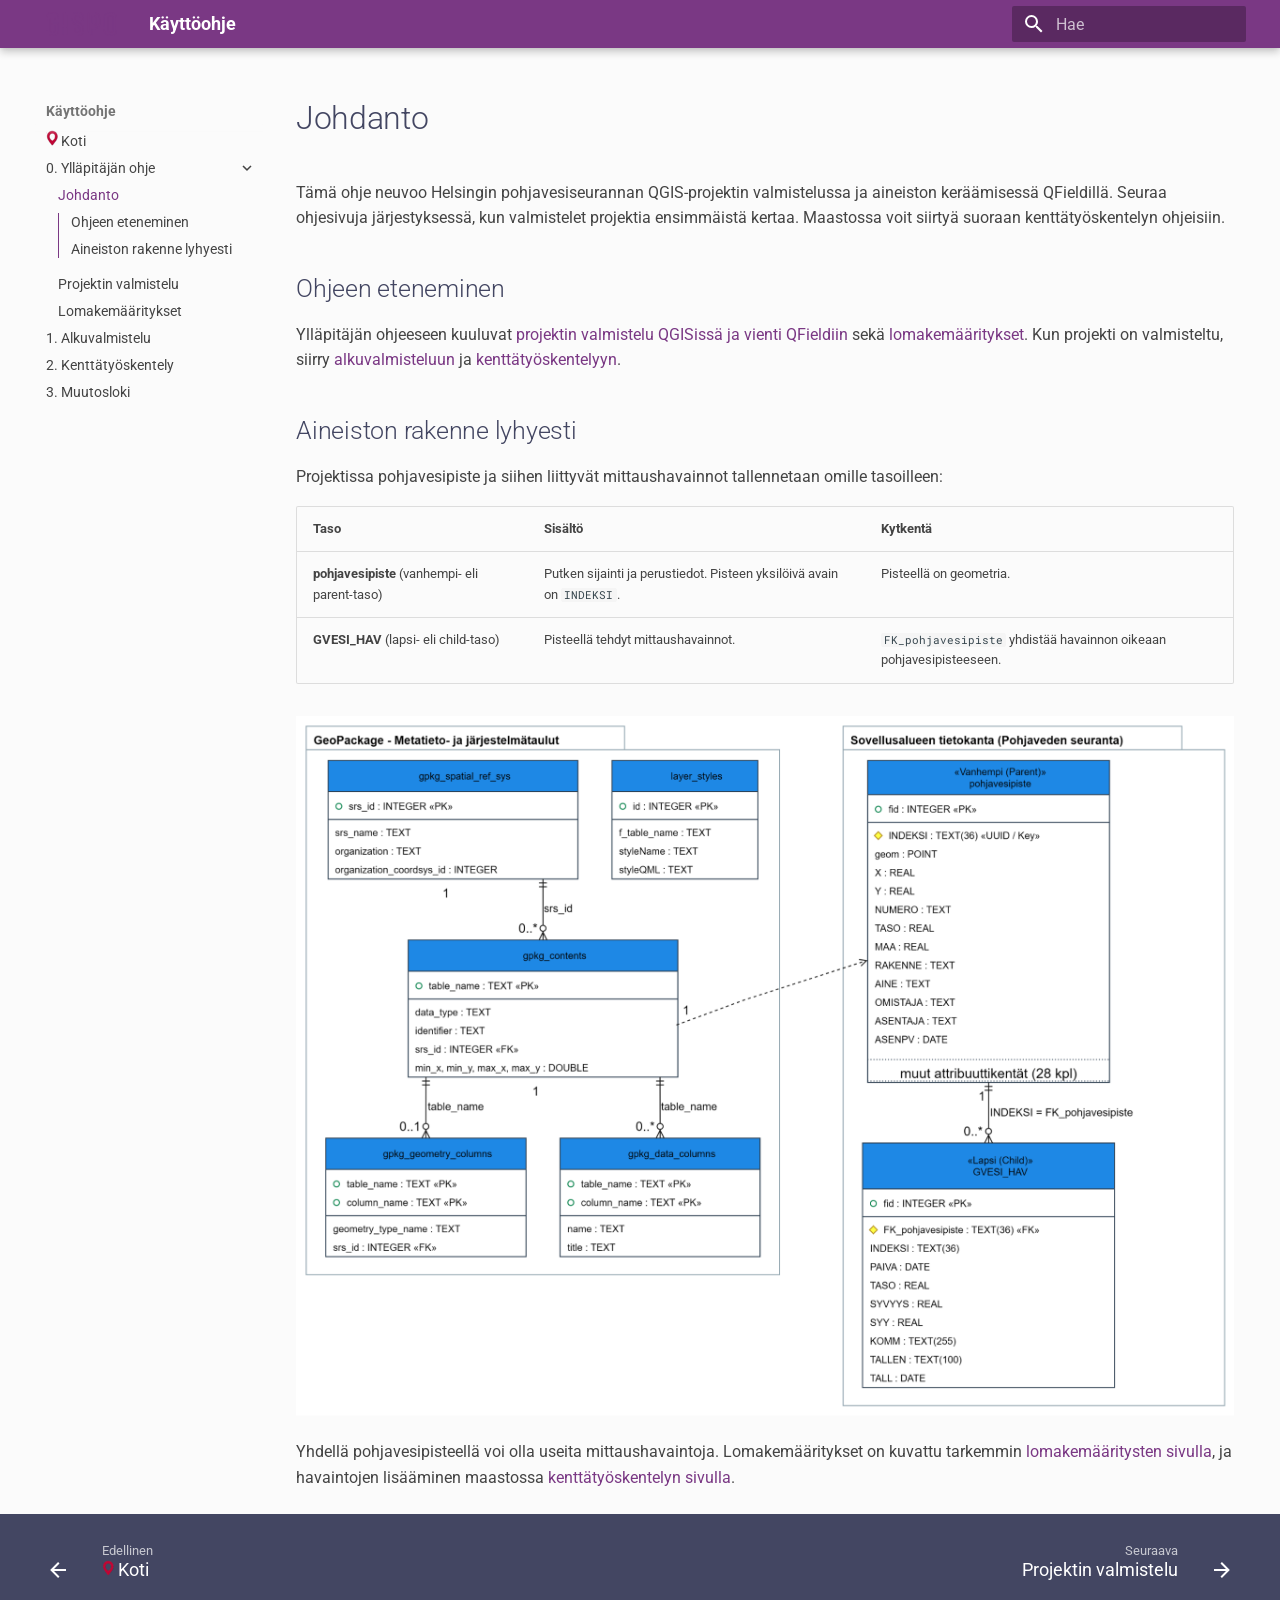
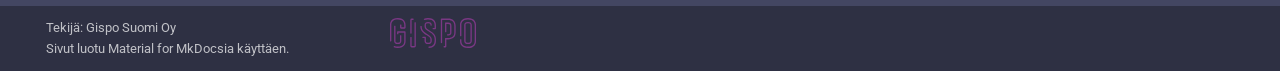
<file: 1_johdanto.html>
<!DOCTYPE html><html lang="fi" class="no-js"><head>
    
      <meta charset="utf-8">
      <meta name="viewport" content="width=device-width,initial-scale=1">
      
      
      
        <link rel="canonical" href="https://gispocoding.github.io/QField-putket/1_johdanto.html">
      
      
        <link rel="prev" href="index.html">
      
      
        <link rel="next" href="2_projektin_valmistelu_qgississa_ja_vienti_qfieldiin.html">
      
      
        
      
      
      <link rel="icon" href="img/gispologo.svg">
      <meta name="generator" content="mkdocs-1.6.1, mkdocs-material-9.8.0">
    
    
      
        <title>Johdanto - Käyttöohje</title>
      
    
    
      <link rel="stylesheet" href="assets/stylesheets/main.57a0d79d.min.css">
      
        
        <link rel="stylesheet" href="assets/stylesheets/palette.fb2fffe2.min.css">
      
      


    
    
      
    
    
      
        
        
        <link rel="preconnect" href="https://fonts.gstatic.com" crossorigin="">
        <link rel="stylesheet" href="https://fonts.googleapis.com/css?family=Roboto:300,300i,400,400i,700,700i%7CRoboto+Mono:400,400i,700,700i&amp;display=fallback">
        <style>:root{--md-text-font:"Roboto";--md-code-font:"Roboto Mono"}</style>
      
    
    
      <link rel="stylesheet" href="assets/_mkdocstrings.css">
    
      <link rel="stylesheet" href="stylesheets/extra.css">
    
    <script>__md_scope=new URL(".",location),__md_hash=e=>[...e].reduce(((e,_)=>(e<<5)-e+_.charCodeAt(0)),0),__md_get=(e,_=localStorage,t=__md_scope)=>JSON.parse(_.getItem(t.pathname+"."+e)),__md_set=(e,_,t=localStorage,a=__md_scope)=>{try{t.setItem(a.pathname+"."+e,JSON.stringify(_))}catch(e){}}</script>
    
      

    
    
  <link href="assets/stylesheets/glightbox.min.css" rel="stylesheet"><script src="assets/javascripts/glightbox.min.js"></script><style id="glightbox-style">
            html.glightbox-open { overflow: initial; height: 100%; }
            .gslide-title { margin-top: 0px; user-select: text; }
            .gslide-desc { color: #666; user-select: text; }
            .gslide-image img { background: white; }
            .gscrollbar-fixer { padding-right: 15px; }
            .gdesc-inner { font-size: 0.75rem; }
            body[data-md-color-scheme="slate"] .gdesc-inner { background: var(--md-default-bg-color); }
            body[data-md-color-scheme="slate"] .gslide-title { color: var(--md-default-fg-color); }
            body[data-md-color-scheme="slate"] .gslide-desc { color: var(--md-default-fg-color); }
        </style></head>
  
  
    
    
    
    
    
    <body dir="ltr" data-md-color-scheme="default" data-md-color-primary="indigo" data-md-color-accent="indigo">
  
    
    <input class="md-toggle" data-md-toggle="drawer" type="checkbox" id="__drawer" autocomplete="off">
    <input class="md-toggle" data-md-toggle="search" type="checkbox" id="__search" autocomplete="off">
    <label class="md-overlay" for="__drawer"></label>
    <div data-md-component="skip">
      
        
        <a href="#johdanto" class="md-skip">
          Hyppää sisältöön
        </a>
      
    </div>
    <div data-md-component="announce">
      
    </div>
    
    
      

  

<header class="md-header md-header--shadow" data-md-component="header">
  <nav class="md-header__inner md-grid" aria-label="Ylätunniste">
    <a href="index.html" title="Käyttöohje" class="md-header__button md-logo" aria-label="Käyttöohje" data-md-component="logo">
      
  <img src="img/gispologo.svg" alt="logo">

    </a>
    <label class="md-header__button md-icon" for="__drawer">
      
      <svg xmlns="http://www.w3.org/2000/svg" viewBox="0 0 24 24"><path d="M3 6h18v2H3zm0 5h18v2H3zm0 5h18v2H3z"></path></svg>
    </label>
    <div class="md-header__title" data-md-component="header-title">
      <div class="md-header__ellipsis">
        <div class="md-header__topic">
          <span class="md-ellipsis">
            Käyttöohje
          </span>
        </div>
        <div class="md-header__topic" data-md-component="header-topic">
          <span class="md-ellipsis">
            
              Johdanto
            
          </span>
        </div>
      </div>
    </div>
    
      
    
    
    
    
      
      
        <label class="md-header__button md-icon" for="__search">
          
          <svg xmlns="http://www.w3.org/2000/svg" viewBox="0 0 24 24"><path d="M9.5 3A6.5 6.5 0 0 1 16 9.5c0 1.61-.59 3.09-1.56 4.23l.27.27h.79l5 5-1.5 1.5-5-5v-.79l-.27-.27A6.52 6.52 0 0 1 9.5 16 6.5 6.5 0 0 1 3 9.5 6.5 6.5 0 0 1 9.5 3m0 2C7 5 5 7 5 9.5S7 14 9.5 14 14 12 14 9.5 12 5 9.5 5"></path></svg>
        </label>
        <div class="md-search" data-md-component="search" role="dialog">
  <label class="md-search__overlay" for="__search"></label>
  <div class="md-search__inner" role="search">
    <form class="md-search__form" name="search">
      <input type="text" class="md-search__input" name="query" aria-label="Hae" placeholder="Hae" autocapitalize="off" autocorrect="off" autocomplete="off" spellcheck="false" data-md-component="search-query" required="">
      <label class="md-search__icon md-icon" for="__search">
        
        <svg xmlns="http://www.w3.org/2000/svg" viewBox="0 0 24 24"><path d="M9.5 3A6.5 6.5 0 0 1 16 9.5c0 1.61-.59 3.09-1.56 4.23l.27.27h.79l5 5-1.5 1.5-5-5v-.79l-.27-.27A6.52 6.52 0 0 1 9.5 16 6.5 6.5 0 0 1 3 9.5 6.5 6.5 0 0 1 9.5 3m0 2C7 5 5 7 5 9.5S7 14 9.5 14 14 12 14 9.5 12 5 9.5 5"></path></svg>
        
        <svg xmlns="http://www.w3.org/2000/svg" viewBox="0 0 24 24"><path d="M20 11v2H8l5.5 5.5-1.42 1.42L4.16 12l7.92-7.92L13.5 5.5 8 11z"></path></svg>
      </label>
      <nav class="md-search__options" aria-label="Haku">
        
        <button type="reset" class="md-search__icon md-icon" title="Tyhjää" aria-label="Tyhjää" tabindex="-1">
          
          <svg xmlns="http://www.w3.org/2000/svg" viewBox="0 0 24 24"><path d="M19 6.41 17.59 5 12 10.59 6.41 5 5 6.41 10.59 12 5 17.59 6.41 19 12 13.41 17.59 19 19 17.59 13.41 12z"></path></svg>
        </button>
      </nav>
      
        <div class="md-search__suggest" data-md-component="search-suggest"></div>
      
    </form>
    <div class="md-search__output">
      <div class="md-search__scrollwrap" tabindex="0" data-md-scrollfix="">
        <div class="md-search-result" data-md-component="search-result">
          <div class="md-search-result__meta">
            Aloitetaan hakua
          </div>
          <ol class="md-search-result__list" role="presentation"></ol>
        </div>
      </div>
    </div>
  </div>
</div>
      
    
    
  </nav>
  
</header>
    
    <div class="md-container" data-md-component="container">
      
      
        
          
        
      
      <main class="md-main" data-md-component="main">
        <div class="md-main__inner md-grid">
          
            
              
              <div class="md-sidebar md-sidebar--primary" data-md-component="sidebar" data-md-type="navigation">
                <div class="md-sidebar__scrollwrap">
                  <div class="md-sidebar__inner">
                    



  

<nav class="md-nav md-nav--primary md-nav--integrated" aria-label="Navigaatio" data-md-level="0">
  <label class="md-nav__title" for="__drawer">
    <a href="index.html" title="Käyttöohje" class="md-nav__button md-logo" aria-label="Käyttöohje" data-md-component="logo">
      
  <img src="img/gispologo.svg" alt="logo">

    </a>
    Käyttöohje
  </label>
  
  <ul class="md-nav__list" data-md-scrollfix="">
    
      
      
  
  
  
  
    <li class="md-nav__item">
      <a href="index.html" class="md-nav__link">
        
  
  
  <span class="md-ellipsis">
    
  
    <img src="img/markkeri.png"> Koti
  

    
  </span>
  
  

      </a>
    </li>
  

    
      
      
  
  
    
  
  
  
    
    
    
    
    
    <li class="md-nav__item md-nav__item--active md-nav__item--nested">
      
        
        
        <input class="md-nav__toggle md-toggle " type="checkbox" id="__nav_2" checked="">
        
          
          <label class="md-nav__link" for="__nav_2" id="__nav_2_label" tabindex="0">
            
  
  
  <span class="md-ellipsis">
    
  
    0. Ylläpitäjän ohje
  

    
  </span>
  
  

            <span class="md-nav__icon md-icon"></span>
          </label>
        
        <nav class="md-nav" data-md-level="1" aria-labelledby="__nav_2_label" aria-expanded="true">
          <label class="md-nav__title" for="__nav_2">
            <span class="md-nav__icon md-icon"></span>
            
  
    0. Ylläpitäjän ohje
  

          </label>
          <ul class="md-nav__list" data-md-scrollfix="">
            
              
                
  
  
    
  
  
  
    <li class="md-nav__item md-nav__item--active">
      
      <input class="md-nav__toggle md-toggle" type="checkbox" id="__toc">
      
      
        
      
      
        <label class="md-nav__link md-nav__link--active" for="__toc">
          
  
  
  <span class="md-ellipsis">
    
  
    Johdanto
  

    
  </span>
  
  

          <span class="md-nav__icon md-icon"></span>
        </label>
      
      <a href="1_johdanto.html" class="md-nav__link md-nav__link--active">
        
  
  
  <span class="md-ellipsis">
    
  
    Johdanto
  

    
  </span>
  
  

      </a>
      
        

<nav class="md-nav md-nav--secondary" aria-label="Sisällysluettelo">
  
  
  
    
  
  
    <label class="md-nav__title" for="__toc">
      <span class="md-nav__icon md-icon"></span>
      Sisällysluettelo
    </label>
    <ul class="md-nav__list" data-md-component="toc" data-md-scrollfix="">
      
        <li class="md-nav__item">
  <a href="#ohjeen-eteneminen" class="md-nav__link">
    <span class="md-ellipsis">
      
        Ohjeen eteneminen
      
    </span>
  </a>
  
</li>
      
        <li class="md-nav__item">
  <a href="#aineiston-rakenne-lyhyesti" class="md-nav__link">
    <span class="md-ellipsis">
      
        Aineiston rakenne lyhyesti
      
    </span>
  </a>
  
</li>
      
    </ul>
  
</nav>
      
    </li>
  

              
            
              
                
  
  
  
  
    <li class="md-nav__item">
      <a href="2_projektin_valmistelu_qgississa_ja_vienti_qfieldiin.html" class="md-nav__link">
        
  
  
  <span class="md-ellipsis">
    
  
    Projektin valmistelu
  

    
  </span>
  
  

      </a>
    </li>
  

              
            
              
                
  
  
  
  
    <li class="md-nav__item">
      <a href="3_lomakemaaritykset.html" class="md-nav__link">
        
  
  
  <span class="md-ellipsis">
    
  
    Lomakemääritykset
  

    
  </span>
  
  

      </a>
    </li>
  

              
            
          </ul>
        </nav>
      
    </li>
  

    
      
      
  
  
  
  
    <li class="md-nav__item">
      <a href="1_alkuvalmistelu.html" class="md-nav__link">
        
  
  
  <span class="md-ellipsis">
    
  
    1. Alkuvalmistelu
  

    
  </span>
  
  

      </a>
    </li>
  

    
      
      
  
  
  
  
    <li class="md-nav__item">
      <a href="4_kenttatyoskentely.html" class="md-nav__link">
        
  
  
  <span class="md-ellipsis">
    
  
    2. Kenttätyöskentely
  

    
  </span>
  
  

      </a>
    </li>
  

    
      
      
  
  
  
  
    <li class="md-nav__item">
      <a href="muutosloki.html" class="md-nav__link">
        
  
  
  <span class="md-ellipsis">
    
  
    3. Muutosloki
  

    
  </span>
  
  

      </a>
    </li>
  

    
  </ul>
</nav>
                  </div>
                </div>
              </div>
            
            
          
          
            <div class="md-content" data-md-component="content">
              
              <article class="md-content__inner md-typeset">
                
                  



<h1 id="johdanto">Johdanto</h1>
<p>Tämä ohje neuvoo Helsingin pohjavesiseurannan QGIS-projektin valmistelussa ja aineiston keräämisessä QFieldillä. Seuraa ohjesivuja järjestyksessä, kun valmistelet projektia ensimmäistä kertaa. Maastossa voit siirtyä suoraan kenttätyöskentelyn ohjeisiin.</p>
<h2 id="ohjeen-eteneminen">Ohjeen eteneminen</h2>
<p>Ylläpitäjän ohjeeseen kuuluvat <a href="2_projektin_valmistelu_qgississa_ja_vienti_qfieldiin.html">projektin valmistelu QGISissä ja vienti QFieldiin</a> sekä <a href="3_lomakemaaritykset.html">lomakemääritykset</a>. Kun projekti on valmisteltu, siirry <a href="1_alkuvalmistelu.html">alkuvalmisteluun</a> ja <a href="4_kenttatyoskentely.html">kenttätyöskentelyyn</a>.</p>
<h2 id="aineiston-rakenne-lyhyesti">Aineiston rakenne lyhyesti</h2>
<p>Projektissa pohjavesipiste ja siihen liittyvät mittaushavainnot tallennetaan omille tasoilleen:</p>
<table>
<thead>
<tr>
<th>Taso</th>
<th>Sisältö</th>
<th>Kytkentä</th>
</tr>
</thead>
<tbody>
<tr>
<td><strong>pohjavesipiste</strong> (vanhempi- eli parent-taso)</td>
<td>Putken sijainti ja perustiedot. Pisteen yksilöivä avain on <code>INDEKSI</code>.</td>
<td>Pisteellä on geometria.</td>
</tr>
<tr>
<td><strong>GVESI_HAV</strong> (lapsi- eli child-taso)</td>
<td>Pisteellä tehdyt mittaushavainnot.</td>
<td><code>FK_pohjavesipiste</code> yhdistää havainnon oikeaan pohjavesipisteeseen.</td>
</tr>
</tbody>
</table>
<p><a class="glightbox" data-type="image" data-width="auto" data-height="auto" href="img/image11.png" data-desc-position="bottom"><img src="img/image11.png" width="1000" alt="Tietomalli"></a></p>
<p>Yhdellä pohjavesipisteellä voi olla useita mittaushavaintoja. Lomakemääritykset on kuvattu tarkemmin <a href="3_lomakemaaritykset.html">lomakemääritysten sivulla</a>, ja havaintojen lisääminen maastossa <a href="4_kenttatyoskentely.html">kenttätyöskentelyn sivulla</a>.</p>












                
              </article>
            </div>
          
          
<script>var target=document.getElementById(location.hash.slice(1));target&&target.name&&(target.checked=target.name.startsWith("__tabbed_"))</script>
        </div>
        
      </main>
      
        <footer class="md-footer">
  
    
      
      <nav class="md-footer__inner md-grid" aria-label="Alatunniste">
        
          
          <a href="index.html" class="md-footer__link md-footer__link--prev" aria-label="Edellinen: &lt;img src=&quot;img/markkeri.png&quot;/&gt; Koti">
            <div class="md-footer__button md-icon">
              
              <svg xmlns="http://www.w3.org/2000/svg" viewBox="0 0 24 24"><path d="M20 11v2H8l5.5 5.5-1.42 1.42L4.16 12l7.92-7.92L13.5 5.5 8 11z"></path></svg>
            </div>
            <div class="md-footer__title">
              <span class="md-footer__direction">
                Edellinen
              </span>
              <div class="md-ellipsis">
                <img src="img/markkeri.png"> Koti
              </div>
            </div>
          </a>
        
        
          
          <a href="2_projektin_valmistelu_qgississa_ja_vienti_qfieldiin.html" class="md-footer__link md-footer__link--next" aria-label="Seuraava: Projektin valmistelu">
            <div class="md-footer__title">
              <span class="md-footer__direction">
                Seuraava
              </span>
              <div class="md-ellipsis">
                Projektin valmistelu
              </div>
            </div>
            <div class="md-footer__button md-icon">
              
              <svg xmlns="http://www.w3.org/2000/svg" viewBox="0 0 24 24"><path d="M4 11v2h12l-5.5 5.5 1.42 1.42L19.84 12l-7.92-7.92L10.5 5.5 16 11z"></path></svg>
            </div>
          </a>
        
      </nav>
    
  
  <div class="md-footer-meta md-typeset">
    <div class="md-footer-meta__inner md-grid">
      <div class="md-copyright">
  
    <div class="md-copyright__highlight">
      <img style="float: right; width: 20%;" alt="Gispon logo" src="img/gispologo.svg">
      Tekijä: <a href="mailto:info@gispo.fi">Gispo Suomi Oy</a>
      <br>
      Sivut luotu <a href="https://squidfunk.github.io/mkdocs-material/">Material for MkDocsia</a> käyttäen.
    </div>
  
</div>
      
    </div>
  </div>
</footer>
      
    </div>
    <div class="md-dialog" data-md-component="dialog">
      <div class="md-dialog__inner md-typeset"></div>
    </div>
    
      <div class="md-progress" data-md-component="progress" role="progressbar"></div>
    
    
    
      
      
      <script id="__config" type="application/json">{"annotate": null, "base": ".", "features": ["navigation.footer", "navigation.instant", "navigation.instant.progress", "toc.integrate", "search.suggest", "search.highlight", "header.autohide", "content.code.copy"], "search": "assets/javascripts/workers/search.a7633da7.min.js", "tags": null, "translations": {"clipboard.copied": "Kopioitu leikep\u00f6yd\u00e4lle", "clipboard.copy": "Kopioi leikep\u00f6yd\u00e4lle", "search.result.more.one": "1 lis\u00e4\u00e4 t\u00e4ll\u00e4 sivulla", "search.result.more.other": "# lis\u00e4\u00e4 t\u00e4ll\u00e4 sivulla", "search.result.none": "Ei t\u00e4sm\u00e4\u00e4vi\u00e4 dokumentteja", "search.result.one": "1 t\u00e4sm\u00e4\u00e4v\u00e4 dokumentti", "search.result.other": "# t\u00e4sm\u00e4\u00e4v\u00e4\u00e4 dokumenttia", "search.result.placeholder": "Kirjoita aloittaaksesi haun", "search.result.term.missing": "Puuttuu", "select.version": "Valitse versio"}, "version": null}</script>
    
    
      <script src="assets/javascripts/bundle.c21346df.min.js"></script>
      
    
  
<script id="init-glightbox">const lightbox = GLightbox({"touchNavigation": true, "loop": false, "zoomable": true, "draggable": true, "openEffect": "zoom", "closeEffect": "zoom", "slideEffect": "slide"});
document$.subscribe(()=>{ lightbox.reload(); });
</script></body></html>
</file>
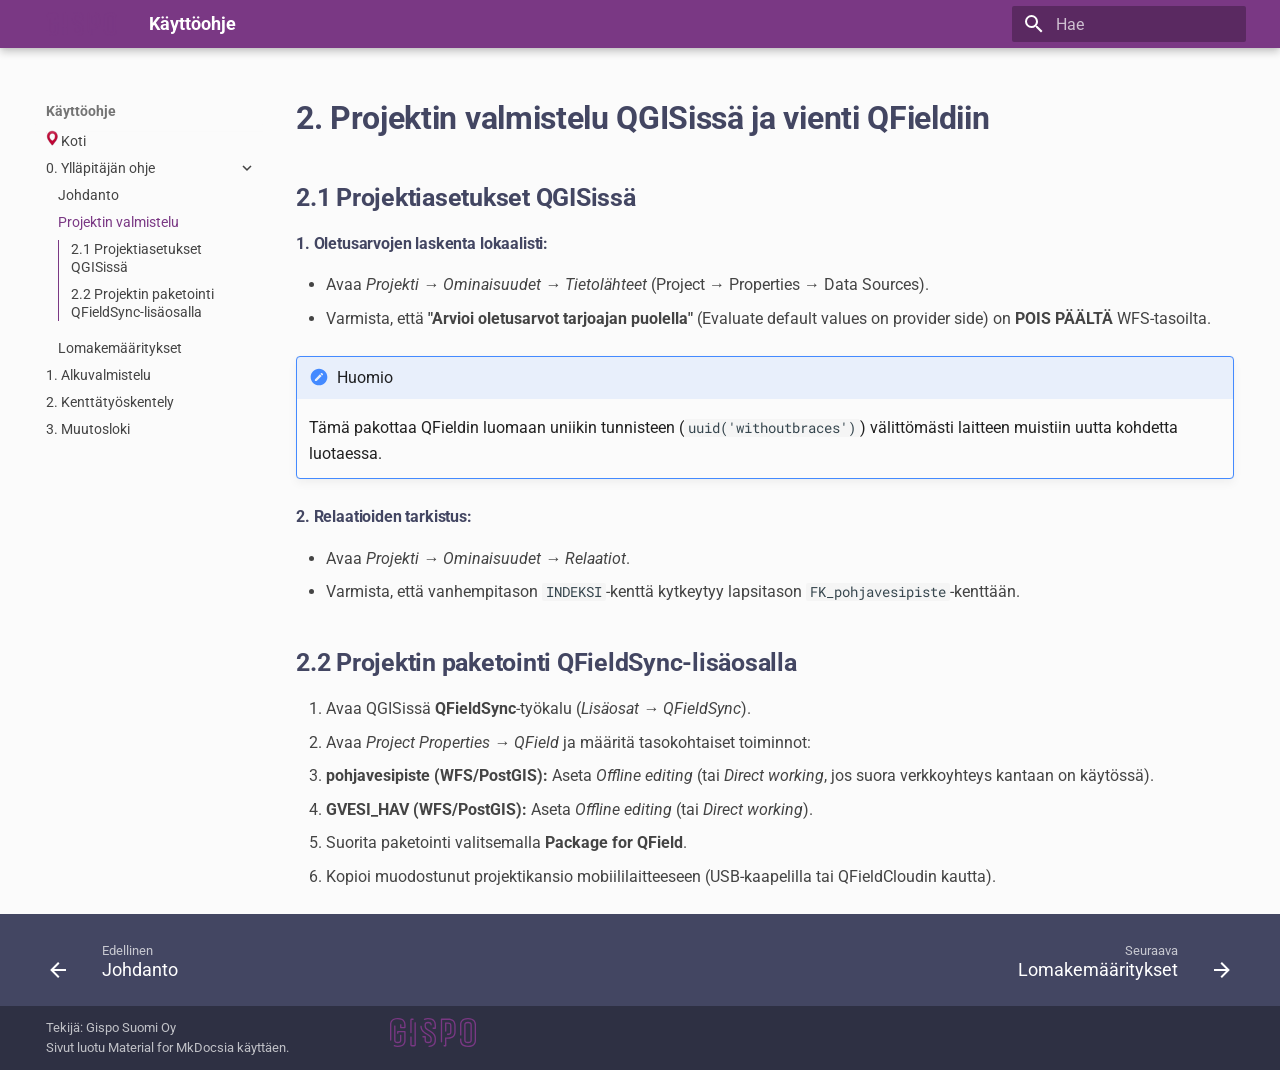
<file: 2_projektin_valmistelu_qgississa_ja_vienti_qfieldiin.html>
<!DOCTYPE html><html lang="fi" class="no-js"><head>
    
      <meta charset="utf-8">
      <meta name="viewport" content="width=device-width,initial-scale=1">
      
      
      
        <link rel="canonical" href="https://gispocoding.github.io/QField-putket/2_projektin_valmistelu_qgississa_ja_vienti_qfieldiin.html">
      
      
        <link rel="prev" href="1_johdanto.html">
      
      
        <link rel="next" href="3_lomakemaaritykset.html">
      
      
        
      
      
      <link rel="icon" href="img/gispologo.svg">
      <meta name="generator" content="mkdocs-1.6.1, mkdocs-material-9.8.0">
    
    
      
        <title>Projektin valmistelu - Käyttöohje</title>
      
    
    
      <link rel="stylesheet" href="assets/stylesheets/main.57a0d79d.min.css">
      
        
        <link rel="stylesheet" href="assets/stylesheets/palette.fb2fffe2.min.css">
      
      


    
    
      
    
    
      
        
        
        <link rel="preconnect" href="https://fonts.gstatic.com" crossorigin="">
        <link rel="stylesheet" href="https://fonts.googleapis.com/css?family=Roboto:300,300i,400,400i,700,700i%7CRoboto+Mono:400,400i,700,700i&amp;display=fallback">
        <style>:root{--md-text-font:"Roboto";--md-code-font:"Roboto Mono"}</style>
      
    
    
      <link rel="stylesheet" href="assets/_mkdocstrings.css">
    
      <link rel="stylesheet" href="stylesheets/extra.css">
    
    <script>__md_scope=new URL(".",location),__md_hash=e=>[...e].reduce(((e,_)=>(e<<5)-e+_.charCodeAt(0)),0),__md_get=(e,_=localStorage,t=__md_scope)=>JSON.parse(_.getItem(t.pathname+"."+e)),__md_set=(e,_,t=localStorage,a=__md_scope)=>{try{t.setItem(a.pathname+"."+e,JSON.stringify(_))}catch(e){}}</script>
    
      

    
    
  <link href="assets/stylesheets/glightbox.min.css" rel="stylesheet"><script src="assets/javascripts/glightbox.min.js"></script><style id="glightbox-style">
            html.glightbox-open { overflow: initial; height: 100%; }
            .gslide-title { margin-top: 0px; user-select: text; }
            .gslide-desc { color: #666; user-select: text; }
            .gslide-image img { background: white; }
            .gscrollbar-fixer { padding-right: 15px; }
            .gdesc-inner { font-size: 0.75rem; }
            body[data-md-color-scheme="slate"] .gdesc-inner { background: var(--md-default-bg-color); }
            body[data-md-color-scheme="slate"] .gslide-title { color: var(--md-default-fg-color); }
            body[data-md-color-scheme="slate"] .gslide-desc { color: var(--md-default-fg-color); }
        </style></head>
  
  
    
    
    
    
    
    <body dir="ltr" data-md-color-scheme="default" data-md-color-primary="indigo" data-md-color-accent="indigo">
  
    
    <input class="md-toggle" data-md-toggle="drawer" type="checkbox" id="__drawer" autocomplete="off">
    <input class="md-toggle" data-md-toggle="search" type="checkbox" id="__search" autocomplete="off">
    <label class="md-overlay" for="__drawer"></label>
    <div data-md-component="skip">
      
        
        <a href="#2-projektin-valmistelu-qgisissa-ja-vienti-qfieldiin" class="md-skip">
          Hyppää sisältöön
        </a>
      
    </div>
    <div data-md-component="announce">
      
    </div>
    
    
      

  

<header class="md-header md-header--shadow" data-md-component="header">
  <nav class="md-header__inner md-grid" aria-label="Ylätunniste">
    <a href="index.html" title="Käyttöohje" class="md-header__button md-logo" aria-label="Käyttöohje" data-md-component="logo">
      
  <img src="img/gispologo.svg" alt="logo">

    </a>
    <label class="md-header__button md-icon" for="__drawer">
      
      <svg xmlns="http://www.w3.org/2000/svg" viewBox="0 0 24 24"><path d="M3 6h18v2H3zm0 5h18v2H3zm0 5h18v2H3z"></path></svg>
    </label>
    <div class="md-header__title" data-md-component="header-title">
      <div class="md-header__ellipsis">
        <div class="md-header__topic">
          <span class="md-ellipsis">
            Käyttöohje
          </span>
        </div>
        <div class="md-header__topic" data-md-component="header-topic">
          <span class="md-ellipsis">
            
              Projektin valmistelu
            
          </span>
        </div>
      </div>
    </div>
    
      
    
    
    
    
      
      
        <label class="md-header__button md-icon" for="__search">
          
          <svg xmlns="http://www.w3.org/2000/svg" viewBox="0 0 24 24"><path d="M9.5 3A6.5 6.5 0 0 1 16 9.5c0 1.61-.59 3.09-1.56 4.23l.27.27h.79l5 5-1.5 1.5-5-5v-.79l-.27-.27A6.52 6.52 0 0 1 9.5 16 6.5 6.5 0 0 1 3 9.5 6.5 6.5 0 0 1 9.5 3m0 2C7 5 5 7 5 9.5S7 14 9.5 14 14 12 14 9.5 12 5 9.5 5"></path></svg>
        </label>
        <div class="md-search" data-md-component="search" role="dialog">
  <label class="md-search__overlay" for="__search"></label>
  <div class="md-search__inner" role="search">
    <form class="md-search__form" name="search">
      <input type="text" class="md-search__input" name="query" aria-label="Hae" placeholder="Hae" autocapitalize="off" autocorrect="off" autocomplete="off" spellcheck="false" data-md-component="search-query" required="">
      <label class="md-search__icon md-icon" for="__search">
        
        <svg xmlns="http://www.w3.org/2000/svg" viewBox="0 0 24 24"><path d="M9.5 3A6.5 6.5 0 0 1 16 9.5c0 1.61-.59 3.09-1.56 4.23l.27.27h.79l5 5-1.5 1.5-5-5v-.79l-.27-.27A6.52 6.52 0 0 1 9.5 16 6.5 6.5 0 0 1 3 9.5 6.5 6.5 0 0 1 9.5 3m0 2C7 5 5 7 5 9.5S7 14 9.5 14 14 12 14 9.5 12 5 9.5 5"></path></svg>
        
        <svg xmlns="http://www.w3.org/2000/svg" viewBox="0 0 24 24"><path d="M20 11v2H8l5.5 5.5-1.42 1.42L4.16 12l7.92-7.92L13.5 5.5 8 11z"></path></svg>
      </label>
      <nav class="md-search__options" aria-label="Haku">
        
        <button type="reset" class="md-search__icon md-icon" title="Tyhjää" aria-label="Tyhjää" tabindex="-1">
          
          <svg xmlns="http://www.w3.org/2000/svg" viewBox="0 0 24 24"><path d="M19 6.41 17.59 5 12 10.59 6.41 5 5 6.41 10.59 12 5 17.59 6.41 19 12 13.41 17.59 19 19 17.59 13.41 12z"></path></svg>
        </button>
      </nav>
      
        <div class="md-search__suggest" data-md-component="search-suggest"></div>
      
    </form>
    <div class="md-search__output">
      <div class="md-search__scrollwrap" tabindex="0" data-md-scrollfix="">
        <div class="md-search-result" data-md-component="search-result">
          <div class="md-search-result__meta">
            Aloitetaan hakua
          </div>
          <ol class="md-search-result__list" role="presentation"></ol>
        </div>
      </div>
    </div>
  </div>
</div>
      
    
    
  </nav>
  
</header>
    
    <div class="md-container" data-md-component="container">
      
      
        
          
        
      
      <main class="md-main" data-md-component="main">
        <div class="md-main__inner md-grid">
          
            
              
              <div class="md-sidebar md-sidebar--primary" data-md-component="sidebar" data-md-type="navigation">
                <div class="md-sidebar__scrollwrap">
                  <div class="md-sidebar__inner">
                    



  

<nav class="md-nav md-nav--primary md-nav--integrated" aria-label="Navigaatio" data-md-level="0">
  <label class="md-nav__title" for="__drawer">
    <a href="index.html" title="Käyttöohje" class="md-nav__button md-logo" aria-label="Käyttöohje" data-md-component="logo">
      
  <img src="img/gispologo.svg" alt="logo">

    </a>
    Käyttöohje
  </label>
  
  <ul class="md-nav__list" data-md-scrollfix="">
    
      
      
  
  
  
  
    <li class="md-nav__item">
      <a href="index.html" class="md-nav__link">
        
  
  
  <span class="md-ellipsis">
    
  
    <img src="img/markkeri.png"> Koti
  

    
  </span>
  
  

      </a>
    </li>
  

    
      
      
  
  
    
  
  
  
    
    
    
    
    
    <li class="md-nav__item md-nav__item--active md-nav__item--nested">
      
        
        
        <input class="md-nav__toggle md-toggle " type="checkbox" id="__nav_2" checked="">
        
          
          <label class="md-nav__link" for="__nav_2" id="__nav_2_label" tabindex="0">
            
  
  
  <span class="md-ellipsis">
    
  
    0. Ylläpitäjän ohje
  

    
  </span>
  
  

            <span class="md-nav__icon md-icon"></span>
          </label>
        
        <nav class="md-nav" data-md-level="1" aria-labelledby="__nav_2_label" aria-expanded="true">
          <label class="md-nav__title" for="__nav_2">
            <span class="md-nav__icon md-icon"></span>
            
  
    0. Ylläpitäjän ohje
  

          </label>
          <ul class="md-nav__list" data-md-scrollfix="">
            
              
                
  
  
  
  
    <li class="md-nav__item">
      <a href="1_johdanto.html" class="md-nav__link">
        
  
  
  <span class="md-ellipsis">
    
  
    Johdanto
  

    
  </span>
  
  

      </a>
    </li>
  

              
            
              
                
  
  
    
  
  
  
    <li class="md-nav__item md-nav__item--active">
      
      <input class="md-nav__toggle md-toggle" type="checkbox" id="__toc">
      
      
        
      
      
        <label class="md-nav__link md-nav__link--active" for="__toc">
          
  
  
  <span class="md-ellipsis">
    
  
    Projektin valmistelu
  

    
  </span>
  
  

          <span class="md-nav__icon md-icon"></span>
        </label>
      
      <a href="2_projektin_valmistelu_qgississa_ja_vienti_qfieldiin.html" class="md-nav__link md-nav__link--active">
        
  
  
  <span class="md-ellipsis">
    
  
    Projektin valmistelu
  

    
  </span>
  
  

      </a>
      
        

<nav class="md-nav md-nav--secondary" aria-label="Sisällysluettelo">
  
  
  
    
  
  
    <label class="md-nav__title" for="__toc">
      <span class="md-nav__icon md-icon"></span>
      Sisällysluettelo
    </label>
    <ul class="md-nav__list" data-md-component="toc" data-md-scrollfix="">
      
        <li class="md-nav__item">
  <a href="#21-projektiasetukset-qgisissa" class="md-nav__link">
    <span class="md-ellipsis">
      
        2.1 Projektiasetukset QGISissä
      
    </span>
  </a>
  
</li>
      
        <li class="md-nav__item">
  <a href="#22-projektin-paketointi-qfieldsync-lisaosalla" class="md-nav__link">
    <span class="md-ellipsis">
      
        2.2 Projektin paketointi QFieldSync-lisäosalla
      
    </span>
  </a>
  
</li>
      
    </ul>
  
</nav>
      
    </li>
  

              
            
              
                
  
  
  
  
    <li class="md-nav__item">
      <a href="3_lomakemaaritykset.html" class="md-nav__link">
        
  
  
  <span class="md-ellipsis">
    
  
    Lomakemääritykset
  

    
  </span>
  
  

      </a>
    </li>
  

              
            
          </ul>
        </nav>
      
    </li>
  

    
      
      
  
  
  
  
    <li class="md-nav__item">
      <a href="1_alkuvalmistelu.html" class="md-nav__link">
        
  
  
  <span class="md-ellipsis">
    
  
    1. Alkuvalmistelu
  

    
  </span>
  
  

      </a>
    </li>
  

    
      
      
  
  
  
  
    <li class="md-nav__item">
      <a href="4_kenttatyoskentely.html" class="md-nav__link">
        
  
  
  <span class="md-ellipsis">
    
  
    2. Kenttätyöskentely
  

    
  </span>
  
  

      </a>
    </li>
  

    
      
      
  
  
  
  
    <li class="md-nav__item">
      <a href="muutosloki.html" class="md-nav__link">
        
  
  
  <span class="md-ellipsis">
    
  
    3. Muutosloki
  

    
  </span>
  
  

      </a>
    </li>
  

    
  </ul>
</nav>
                  </div>
                </div>
              </div>
            
            
          
          
            <div class="md-content" data-md-component="content">
              
              <article class="md-content__inner md-typeset">
                
                  



<h1 id="2-projektin-valmistelu-qgisissa-ja-vienti-qfieldiin"><strong>2. Projektin valmistelu QGISissä ja vienti QFieldiin</strong></h1>
<h2 id="21-projektiasetukset-qgisissa"><strong>2.1 Projektiasetukset QGISissä</strong></h2>
<h4 id="1-oletusarvojen-laskenta-lokaalisti">1. <strong>Oletusarvojen laskenta lokaalisti:</strong></h4>
<ul>
<li>Avaa <em>Projekti → Ominaisuudet → Tietolähteet</em> (Project → Properties → Data Sources).  </li>
<li>Varmista, että <strong>"Arvioi oletusarvot tarjoajan puolella"</strong> (Evaluate default values on provider side) on <strong>POIS PÄÄLTÄ</strong> WFS-tasoilta.  </li>
</ul>
<div class="admonition note">
<p class="admonition-title">Huomio</p>
<p>Tämä pakottaa QFieldin luomaan uniikin tunnisteen (<code>uuid('withoutbraces')</code>) välittömästi laitteen muistiin uutta kohdetta luotaessa.</p>
</div>
<h4 id="2-relaatioiden-tarkistus">2. <strong>Relaatioiden tarkistus:</strong></h4>
<ul>
<li>Avaa <em>Projekti → Ominaisuudet → Relaatiot</em>.  </li>
<li>Varmista, että vanhempitason <code>INDEKSI</code>-kenttä kytkeytyy lapsitason <code>FK_pohjavesipiste</code>-kenttään.</li>
</ul>
<h2 id="22-projektin-paketointi-qfieldsync-lisaosalla"><strong>2.2 Projektin paketointi QFieldSync-lisäosalla</strong></h2>
<ol>
<li>Avaa QGISissä <strong>QFieldSync</strong>-työkalu (<em>Lisäosat → QFieldSync</em>).  </li>
<li>Avaa <em>Project Properties → QField</em> ja määritä tasokohtaiset toiminnot:  </li>
<li><strong>pohjavesipiste (WFS/PostGIS):</strong> Aseta <em>Offline editing</em> (tai <em>Direct working</em>, jos suora verkkoyhteys kantaan on käytössä).  </li>
<li><strong>GVESI_HAV (WFS/PostGIS):</strong> Aseta <em>Offline editing</em> (tai <em>Direct working</em>).  </li>
<li>Suorita paketointi valitsemalla <strong>Package for QField</strong>.  </li>
<li>Kopioi muodostunut projektikansio mobiililaitteeseen (USB-kaapelilla tai QFieldCloudin kautta).</li>
</ol>












                
              </article>
            </div>
          
          
<script>var target=document.getElementById(location.hash.slice(1));target&&target.name&&(target.checked=target.name.startsWith("__tabbed_"))</script>
        </div>
        
      </main>
      
        <footer class="md-footer">
  
    
      
      <nav class="md-footer__inner md-grid" aria-label="Alatunniste">
        
          
          <a href="1_johdanto.html" class="md-footer__link md-footer__link--prev" aria-label="Edellinen: Johdanto">
            <div class="md-footer__button md-icon">
              
              <svg xmlns="http://www.w3.org/2000/svg" viewBox="0 0 24 24"><path d="M20 11v2H8l5.5 5.5-1.42 1.42L4.16 12l7.92-7.92L13.5 5.5 8 11z"></path></svg>
            </div>
            <div class="md-footer__title">
              <span class="md-footer__direction">
                Edellinen
              </span>
              <div class="md-ellipsis">
                Johdanto
              </div>
            </div>
          </a>
        
        
          
          <a href="3_lomakemaaritykset.html" class="md-footer__link md-footer__link--next" aria-label="Seuraava: Lomakemääritykset">
            <div class="md-footer__title">
              <span class="md-footer__direction">
                Seuraava
              </span>
              <div class="md-ellipsis">
                Lomakemääritykset
              </div>
            </div>
            <div class="md-footer__button md-icon">
              
              <svg xmlns="http://www.w3.org/2000/svg" viewBox="0 0 24 24"><path d="M4 11v2h12l-5.5 5.5 1.42 1.42L19.84 12l-7.92-7.92L10.5 5.5 16 11z"></path></svg>
            </div>
          </a>
        
      </nav>
    
  
  <div class="md-footer-meta md-typeset">
    <div class="md-footer-meta__inner md-grid">
      <div class="md-copyright">
  
    <div class="md-copyright__highlight">
      <img style="float: right; width: 20%;" alt="Gispon logo" src="img/gispologo.svg">
      Tekijä: <a href="mailto:info@gispo.fi">Gispo Suomi Oy</a>
      <br>
      Sivut luotu <a href="https://squidfunk.github.io/mkdocs-material/">Material for MkDocsia</a> käyttäen.
    </div>
  
</div>
      
    </div>
  </div>
</footer>
      
    </div>
    <div class="md-dialog" data-md-component="dialog">
      <div class="md-dialog__inner md-typeset"></div>
    </div>
    
      <div class="md-progress" data-md-component="progress" role="progressbar"></div>
    
    
    
      
      
      <script id="__config" type="application/json">{"annotate": null, "base": ".", "features": ["navigation.footer", "navigation.instant", "navigation.instant.progress", "toc.integrate", "search.suggest", "search.highlight", "header.autohide", "content.code.copy"], "search": "assets/javascripts/workers/search.a7633da7.min.js", "tags": null, "translations": {"clipboard.copied": "Kopioitu leikep\u00f6yd\u00e4lle", "clipboard.copy": "Kopioi leikep\u00f6yd\u00e4lle", "search.result.more.one": "1 lis\u00e4\u00e4 t\u00e4ll\u00e4 sivulla", "search.result.more.other": "# lis\u00e4\u00e4 t\u00e4ll\u00e4 sivulla", "search.result.none": "Ei t\u00e4sm\u00e4\u00e4vi\u00e4 dokumentteja", "search.result.one": "1 t\u00e4sm\u00e4\u00e4v\u00e4 dokumentti", "search.result.other": "# t\u00e4sm\u00e4\u00e4v\u00e4\u00e4 dokumenttia", "search.result.placeholder": "Kirjoita aloittaaksesi haun", "search.result.term.missing": "Puuttuu", "select.version": "Valitse versio"}, "version": null}</script>
    
    
      <script src="assets/javascripts/bundle.c21346df.min.js"></script>
      
    
  
<script id="init-glightbox">const lightbox = GLightbox({"touchNavigation": true, "loop": false, "zoomable": true, "draggable": true, "openEffect": "zoom", "closeEffect": "zoom", "slideEffect": "slide"});
document$.subscribe(()=>{ lightbox.reload(); });
</script></body></html>
</file>
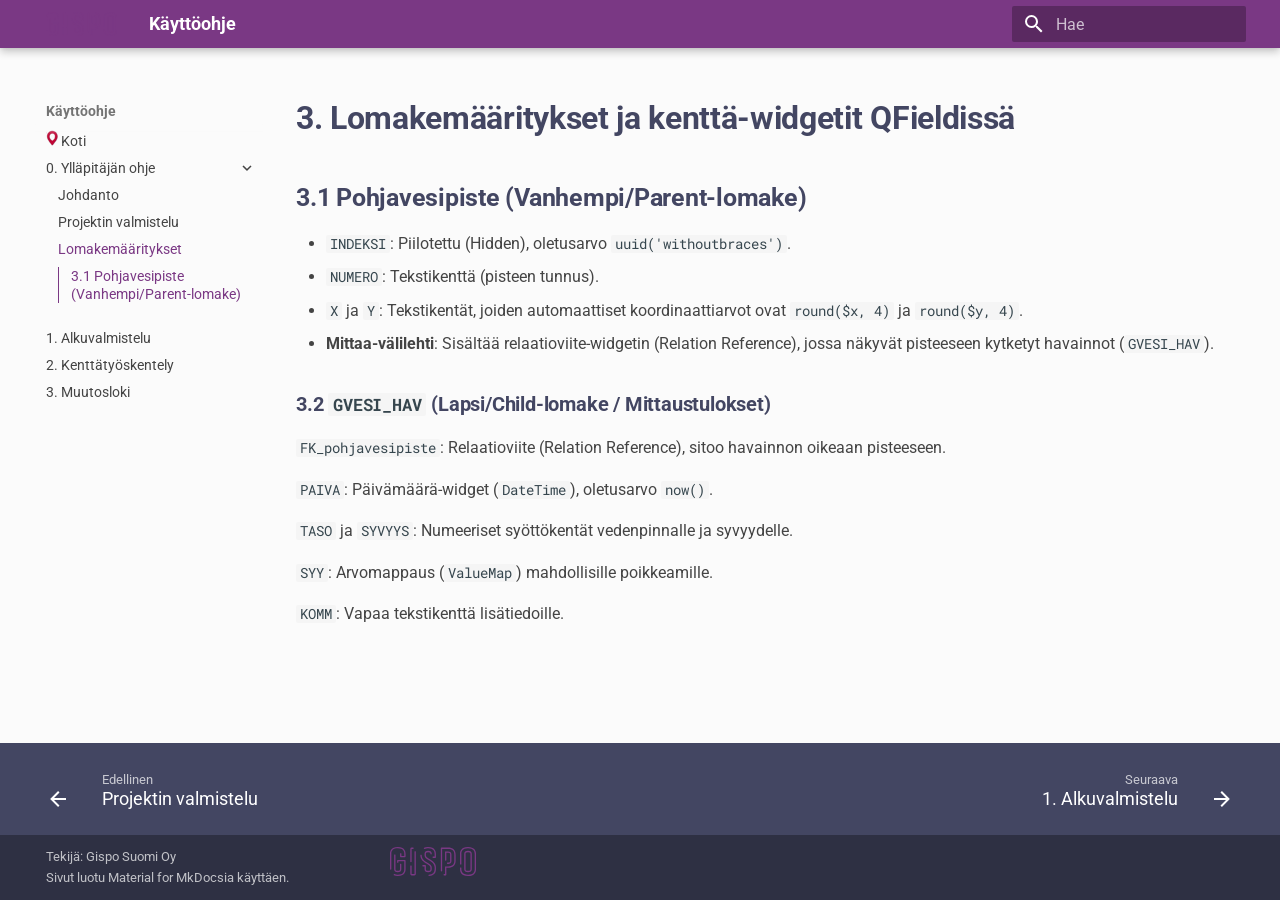
<file: 3_lomakemaaritykset.html>
<!DOCTYPE html><html lang="fi" class="no-js"><head>
    
      <meta charset="utf-8">
      <meta name="viewport" content="width=device-width,initial-scale=1">
      
      
      
        <link rel="canonical" href="https://gispocoding.github.io/QField-putket/3_lomakemaaritykset.html">
      
      
        <link rel="prev" href="2_projektin_valmistelu_qgississa_ja_vienti_qfieldiin.html">
      
      
        <link rel="next" href="1_alkuvalmistelu.html">
      
      
        
      
      
      <link rel="icon" href="img/gispologo.svg">
      <meta name="generator" content="mkdocs-1.6.1, mkdocs-material-9.8.0">
    
    
      
        <title>Lomakemääritykset - Käyttöohje</title>
      
    
    
      <link rel="stylesheet" href="assets/stylesheets/main.57a0d79d.min.css">
      
        
        <link rel="stylesheet" href="assets/stylesheets/palette.fb2fffe2.min.css">
      
      


    
    
      
    
    
      
        
        
        <link rel="preconnect" href="https://fonts.gstatic.com" crossorigin="">
        <link rel="stylesheet" href="https://fonts.googleapis.com/css?family=Roboto:300,300i,400,400i,700,700i%7CRoboto+Mono:400,400i,700,700i&amp;display=fallback">
        <style>:root{--md-text-font:"Roboto";--md-code-font:"Roboto Mono"}</style>
      
    
    
      <link rel="stylesheet" href="assets/_mkdocstrings.css">
    
      <link rel="stylesheet" href="stylesheets/extra.css">
    
    <script>__md_scope=new URL(".",location),__md_hash=e=>[...e].reduce(((e,_)=>(e<<5)-e+_.charCodeAt(0)),0),__md_get=(e,_=localStorage,t=__md_scope)=>JSON.parse(_.getItem(t.pathname+"."+e)),__md_set=(e,_,t=localStorage,a=__md_scope)=>{try{t.setItem(a.pathname+"."+e,JSON.stringify(_))}catch(e){}}</script>
    
      

    
    
  <link href="assets/stylesheets/glightbox.min.css" rel="stylesheet"><script src="assets/javascripts/glightbox.min.js"></script><style id="glightbox-style">
            html.glightbox-open { overflow: initial; height: 100%; }
            .gslide-title { margin-top: 0px; user-select: text; }
            .gslide-desc { color: #666; user-select: text; }
            .gslide-image img { background: white; }
            .gscrollbar-fixer { padding-right: 15px; }
            .gdesc-inner { font-size: 0.75rem; }
            body[data-md-color-scheme="slate"] .gdesc-inner { background: var(--md-default-bg-color); }
            body[data-md-color-scheme="slate"] .gslide-title { color: var(--md-default-fg-color); }
            body[data-md-color-scheme="slate"] .gslide-desc { color: var(--md-default-fg-color); }
        </style></head>
  
  
    
    
    
    
    
    <body dir="ltr" data-md-color-scheme="default" data-md-color-primary="indigo" data-md-color-accent="indigo">
  
    
    <input class="md-toggle" data-md-toggle="drawer" type="checkbox" id="__drawer" autocomplete="off">
    <input class="md-toggle" data-md-toggle="search" type="checkbox" id="__search" autocomplete="off">
    <label class="md-overlay" for="__drawer"></label>
    <div data-md-component="skip">
      
        
        <a href="#3-lomakemaaritykset-ja-kentta-widgetit-qfieldissa" class="md-skip">
          Hyppää sisältöön
        </a>
      
    </div>
    <div data-md-component="announce">
      
    </div>
    
    
      

  

<header class="md-header md-header--shadow" data-md-component="header">
  <nav class="md-header__inner md-grid" aria-label="Ylätunniste">
    <a href="index.html" title="Käyttöohje" class="md-header__button md-logo" aria-label="Käyttöohje" data-md-component="logo">
      
  <img src="img/gispologo.svg" alt="logo">

    </a>
    <label class="md-header__button md-icon" for="__drawer">
      
      <svg xmlns="http://www.w3.org/2000/svg" viewBox="0 0 24 24"><path d="M3 6h18v2H3zm0 5h18v2H3zm0 5h18v2H3z"></path></svg>
    </label>
    <div class="md-header__title" data-md-component="header-title">
      <div class="md-header__ellipsis">
        <div class="md-header__topic">
          <span class="md-ellipsis">
            Käyttöohje
          </span>
        </div>
        <div class="md-header__topic" data-md-component="header-topic">
          <span class="md-ellipsis">
            
              Lomakemääritykset
            
          </span>
        </div>
      </div>
    </div>
    
      
    
    
    
    
      
      
        <label class="md-header__button md-icon" for="__search">
          
          <svg xmlns="http://www.w3.org/2000/svg" viewBox="0 0 24 24"><path d="M9.5 3A6.5 6.5 0 0 1 16 9.5c0 1.61-.59 3.09-1.56 4.23l.27.27h.79l5 5-1.5 1.5-5-5v-.79l-.27-.27A6.52 6.52 0 0 1 9.5 16 6.5 6.5 0 0 1 3 9.5 6.5 6.5 0 0 1 9.5 3m0 2C7 5 5 7 5 9.5S7 14 9.5 14 14 12 14 9.5 12 5 9.5 5"></path></svg>
        </label>
        <div class="md-search" data-md-component="search" role="dialog">
  <label class="md-search__overlay" for="__search"></label>
  <div class="md-search__inner" role="search">
    <form class="md-search__form" name="search">
      <input type="text" class="md-search__input" name="query" aria-label="Hae" placeholder="Hae" autocapitalize="off" autocorrect="off" autocomplete="off" spellcheck="false" data-md-component="search-query" required="">
      <label class="md-search__icon md-icon" for="__search">
        
        <svg xmlns="http://www.w3.org/2000/svg" viewBox="0 0 24 24"><path d="M9.5 3A6.5 6.5 0 0 1 16 9.5c0 1.61-.59 3.09-1.56 4.23l.27.27h.79l5 5-1.5 1.5-5-5v-.79l-.27-.27A6.52 6.52 0 0 1 9.5 16 6.5 6.5 0 0 1 3 9.5 6.5 6.5 0 0 1 9.5 3m0 2C7 5 5 7 5 9.5S7 14 9.5 14 14 12 14 9.5 12 5 9.5 5"></path></svg>
        
        <svg xmlns="http://www.w3.org/2000/svg" viewBox="0 0 24 24"><path d="M20 11v2H8l5.5 5.5-1.42 1.42L4.16 12l7.92-7.92L13.5 5.5 8 11z"></path></svg>
      </label>
      <nav class="md-search__options" aria-label="Haku">
        
        <button type="reset" class="md-search__icon md-icon" title="Tyhjää" aria-label="Tyhjää" tabindex="-1">
          
          <svg xmlns="http://www.w3.org/2000/svg" viewBox="0 0 24 24"><path d="M19 6.41 17.59 5 12 10.59 6.41 5 5 6.41 10.59 12 5 17.59 6.41 19 12 13.41 17.59 19 19 17.59 13.41 12z"></path></svg>
        </button>
      </nav>
      
        <div class="md-search__suggest" data-md-component="search-suggest"></div>
      
    </form>
    <div class="md-search__output">
      <div class="md-search__scrollwrap" tabindex="0" data-md-scrollfix="">
        <div class="md-search-result" data-md-component="search-result">
          <div class="md-search-result__meta">
            Aloitetaan hakua
          </div>
          <ol class="md-search-result__list" role="presentation"></ol>
        </div>
      </div>
    </div>
  </div>
</div>
      
    
    
  </nav>
  
</header>
    
    <div class="md-container" data-md-component="container">
      
      
        
          
        
      
      <main class="md-main" data-md-component="main">
        <div class="md-main__inner md-grid">
          
            
              
              <div class="md-sidebar md-sidebar--primary" data-md-component="sidebar" data-md-type="navigation">
                <div class="md-sidebar__scrollwrap">
                  <div class="md-sidebar__inner">
                    



  

<nav class="md-nav md-nav--primary md-nav--integrated" aria-label="Navigaatio" data-md-level="0">
  <label class="md-nav__title" for="__drawer">
    <a href="index.html" title="Käyttöohje" class="md-nav__button md-logo" aria-label="Käyttöohje" data-md-component="logo">
      
  <img src="img/gispologo.svg" alt="logo">

    </a>
    Käyttöohje
  </label>
  
  <ul class="md-nav__list" data-md-scrollfix="">
    
      
      
  
  
  
  
    <li class="md-nav__item">
      <a href="index.html" class="md-nav__link">
        
  
  
  <span class="md-ellipsis">
    
  
    <img src="img/markkeri.png"> Koti
  

    
  </span>
  
  

      </a>
    </li>
  

    
      
      
  
  
    
  
  
  
    
    
    
    
    
    <li class="md-nav__item md-nav__item--active md-nav__item--nested">
      
        
        
        <input class="md-nav__toggle md-toggle " type="checkbox" id="__nav_2" checked="">
        
          
          <label class="md-nav__link" for="__nav_2" id="__nav_2_label" tabindex="0">
            
  
  
  <span class="md-ellipsis">
    
  
    0. Ylläpitäjän ohje
  

    
  </span>
  
  

            <span class="md-nav__icon md-icon"></span>
          </label>
        
        <nav class="md-nav" data-md-level="1" aria-labelledby="__nav_2_label" aria-expanded="true">
          <label class="md-nav__title" for="__nav_2">
            <span class="md-nav__icon md-icon"></span>
            
  
    0. Ylläpitäjän ohje
  

          </label>
          <ul class="md-nav__list" data-md-scrollfix="">
            
              
                
  
  
  
  
    <li class="md-nav__item">
      <a href="1_johdanto.html" class="md-nav__link">
        
  
  
  <span class="md-ellipsis">
    
  
    Johdanto
  

    
  </span>
  
  

      </a>
    </li>
  

              
            
              
                
  
  
  
  
    <li class="md-nav__item">
      <a href="2_projektin_valmistelu_qgississa_ja_vienti_qfieldiin.html" class="md-nav__link">
        
  
  
  <span class="md-ellipsis">
    
  
    Projektin valmistelu
  

    
  </span>
  
  

      </a>
    </li>
  

              
            
              
                
  
  
    
  
  
  
    <li class="md-nav__item md-nav__item--active">
      
      <input class="md-nav__toggle md-toggle" type="checkbox" id="__toc">
      
      
        
      
      
        <label class="md-nav__link md-nav__link--active" for="__toc">
          
  
  
  <span class="md-ellipsis">
    
  
    Lomakemääritykset
  

    
  </span>
  
  

          <span class="md-nav__icon md-icon"></span>
        </label>
      
      <a href="3_lomakemaaritykset.html" class="md-nav__link md-nav__link--active">
        
  
  
  <span class="md-ellipsis">
    
  
    Lomakemääritykset
  

    
  </span>
  
  

      </a>
      
        

<nav class="md-nav md-nav--secondary" aria-label="Sisällysluettelo">
  
  
  
    
  
  
    <label class="md-nav__title" for="__toc">
      <span class="md-nav__icon md-icon"></span>
      Sisällysluettelo
    </label>
    <ul class="md-nav__list" data-md-component="toc" data-md-scrollfix="">
      
        <li class="md-nav__item">
  <a href="#31-pohjavesipiste-vanhempiparent-lomake" class="md-nav__link">
    <span class="md-ellipsis">
      
        3.1 Pohjavesipiste (Vanhempi/Parent-lomake)
      
    </span>
  </a>
  
</li>
      
    </ul>
  
</nav>
      
    </li>
  

              
            
          </ul>
        </nav>
      
    </li>
  

    
      
      
  
  
  
  
    <li class="md-nav__item">
      <a href="1_alkuvalmistelu.html" class="md-nav__link">
        
  
  
  <span class="md-ellipsis">
    
  
    1. Alkuvalmistelu
  

    
  </span>
  
  

      </a>
    </li>
  

    
      
      
  
  
  
  
    <li class="md-nav__item">
      <a href="4_kenttatyoskentely.html" class="md-nav__link">
        
  
  
  <span class="md-ellipsis">
    
  
    2. Kenttätyöskentely
  

    
  </span>
  
  

      </a>
    </li>
  

    
      
      
  
  
  
  
    <li class="md-nav__item">
      <a href="muutosloki.html" class="md-nav__link">
        
  
  
  <span class="md-ellipsis">
    
  
    3. Muutosloki
  

    
  </span>
  
  

      </a>
    </li>
  

    
  </ul>
</nav>
                  </div>
                </div>
              </div>
            
            
          
          
            <div class="md-content" data-md-component="content">
              
              <article class="md-content__inner md-typeset">
                
                  



<h1 id="3-lomakemaaritykset-ja-kentta-widgetit-qfieldissa"><strong>3. Lomakemääritykset ja kenttä-widgetit QFieldissä</strong></h1>
<h2 id="31-pohjavesipiste-vanhempiparent-lomake"><strong>3.1 Pohjavesipiste (Vanhempi/Parent-lomake)</strong></h2>
<ul>
<li><code>INDEKSI</code>: Piilotettu (Hidden), oletusarvo <code>uuid('withoutbraces')</code>.  </li>
<li><code>NUMERO</code>: Tekstikenttä (pisteen tunnus).  </li>
<li><code>X</code> ja <code>Y</code>: Tekstikentät, joiden automaattiset koordinaattiarvot ovat <code>round($x, 4)</code> ja <code>round($y, 4)</code>.  </li>
<li><strong>Mittaa-välilehti</strong>: Sisältää relaatioviite-widgetin (Relation Reference), jossa näkyvät pisteeseen kytketyt havainnot (<code>GVESI_HAV</code>).</li>
</ul>
<h3 id="32-gvesi_hav-lapsichild-lomake-mittaustulokset"><strong>3.2 <code>GVESI_HAV</code> (Lapsi/Child-lomake / Mittaustulokset)</strong></h3>
<p><code>FK_pohjavesipiste</code>: Relaatioviite (Relation Reference), sitoo havainnon oikeaan pisteeseen.</p>
<p><code>PAIVA</code>: Päivämäärä-widget (<code>DateTime</code>), oletusarvo <code>now()</code>.</p>
<p><code>TASO</code> ja <code>SYVYYS</code>: Numeeriset syöttökentät vedenpinnalle ja syvyydelle.</p>
<p><code>SYY</code>: Arvomappaus (<code>ValueMap</code>) mahdollisille poikkeamille.</p>
<p><code>KOMM</code>: Vapaa tekstikenttä lisätiedoille.</p>












                
              </article>
            </div>
          
          
<script>var target=document.getElementById(location.hash.slice(1));target&&target.name&&(target.checked=target.name.startsWith("__tabbed_"))</script>
        </div>
        
      </main>
      
        <footer class="md-footer">
  
    
      
      <nav class="md-footer__inner md-grid" aria-label="Alatunniste">
        
          
          <a href="2_projektin_valmistelu_qgississa_ja_vienti_qfieldiin.html" class="md-footer__link md-footer__link--prev" aria-label="Edellinen: Projektin valmistelu">
            <div class="md-footer__button md-icon">
              
              <svg xmlns="http://www.w3.org/2000/svg" viewBox="0 0 24 24"><path d="M20 11v2H8l5.5 5.5-1.42 1.42L4.16 12l7.92-7.92L13.5 5.5 8 11z"></path></svg>
            </div>
            <div class="md-footer__title">
              <span class="md-footer__direction">
                Edellinen
              </span>
              <div class="md-ellipsis">
                Projektin valmistelu
              </div>
            </div>
          </a>
        
        
          
          <a href="1_alkuvalmistelu.html" class="md-footer__link md-footer__link--next" aria-label="Seuraava: 1. Alkuvalmistelu">
            <div class="md-footer__title">
              <span class="md-footer__direction">
                Seuraava
              </span>
              <div class="md-ellipsis">
                1. Alkuvalmistelu
              </div>
            </div>
            <div class="md-footer__button md-icon">
              
              <svg xmlns="http://www.w3.org/2000/svg" viewBox="0 0 24 24"><path d="M4 11v2h12l-5.5 5.5 1.42 1.42L19.84 12l-7.92-7.92L10.5 5.5 16 11z"></path></svg>
            </div>
          </a>
        
      </nav>
    
  
  <div class="md-footer-meta md-typeset">
    <div class="md-footer-meta__inner md-grid">
      <div class="md-copyright">
  
    <div class="md-copyright__highlight">
      <img style="float: right; width: 20%;" alt="Gispon logo" src="img/gispologo.svg">
      Tekijä: <a href="mailto:info@gispo.fi">Gispo Suomi Oy</a>
      <br>
      Sivut luotu <a href="https://squidfunk.github.io/mkdocs-material/">Material for MkDocsia</a> käyttäen.
    </div>
  
</div>
      
    </div>
  </div>
</footer>
      
    </div>
    <div class="md-dialog" data-md-component="dialog">
      <div class="md-dialog__inner md-typeset"></div>
    </div>
    
      <div class="md-progress" data-md-component="progress" role="progressbar"></div>
    
    
    
      
      
      <script id="__config" type="application/json">{"annotate": null, "base": ".", "features": ["navigation.footer", "navigation.instant", "navigation.instant.progress", "toc.integrate", "search.suggest", "search.highlight", "header.autohide", "content.code.copy"], "search": "assets/javascripts/workers/search.a7633da7.min.js", "tags": null, "translations": {"clipboard.copied": "Kopioitu leikep\u00f6yd\u00e4lle", "clipboard.copy": "Kopioi leikep\u00f6yd\u00e4lle", "search.result.more.one": "1 lis\u00e4\u00e4 t\u00e4ll\u00e4 sivulla", "search.result.more.other": "# lis\u00e4\u00e4 t\u00e4ll\u00e4 sivulla", "search.result.none": "Ei t\u00e4sm\u00e4\u00e4vi\u00e4 dokumentteja", "search.result.one": "1 t\u00e4sm\u00e4\u00e4v\u00e4 dokumentti", "search.result.other": "# t\u00e4sm\u00e4\u00e4v\u00e4\u00e4 dokumenttia", "search.result.placeholder": "Kirjoita aloittaaksesi haun", "search.result.term.missing": "Puuttuu", "select.version": "Valitse versio"}, "version": null}</script>
    
    
      <script src="assets/javascripts/bundle.c21346df.min.js"></script>
      
    
  
<script id="init-glightbox">const lightbox = GLightbox({"touchNavigation": true, "loop": false, "zoomable": true, "draggable": true, "openEffect": "zoom", "closeEffect": "zoom", "slideEffect": "slide"});
document$.subscribe(()=>{ lightbox.reload(); });
</script></body></html>
</file>
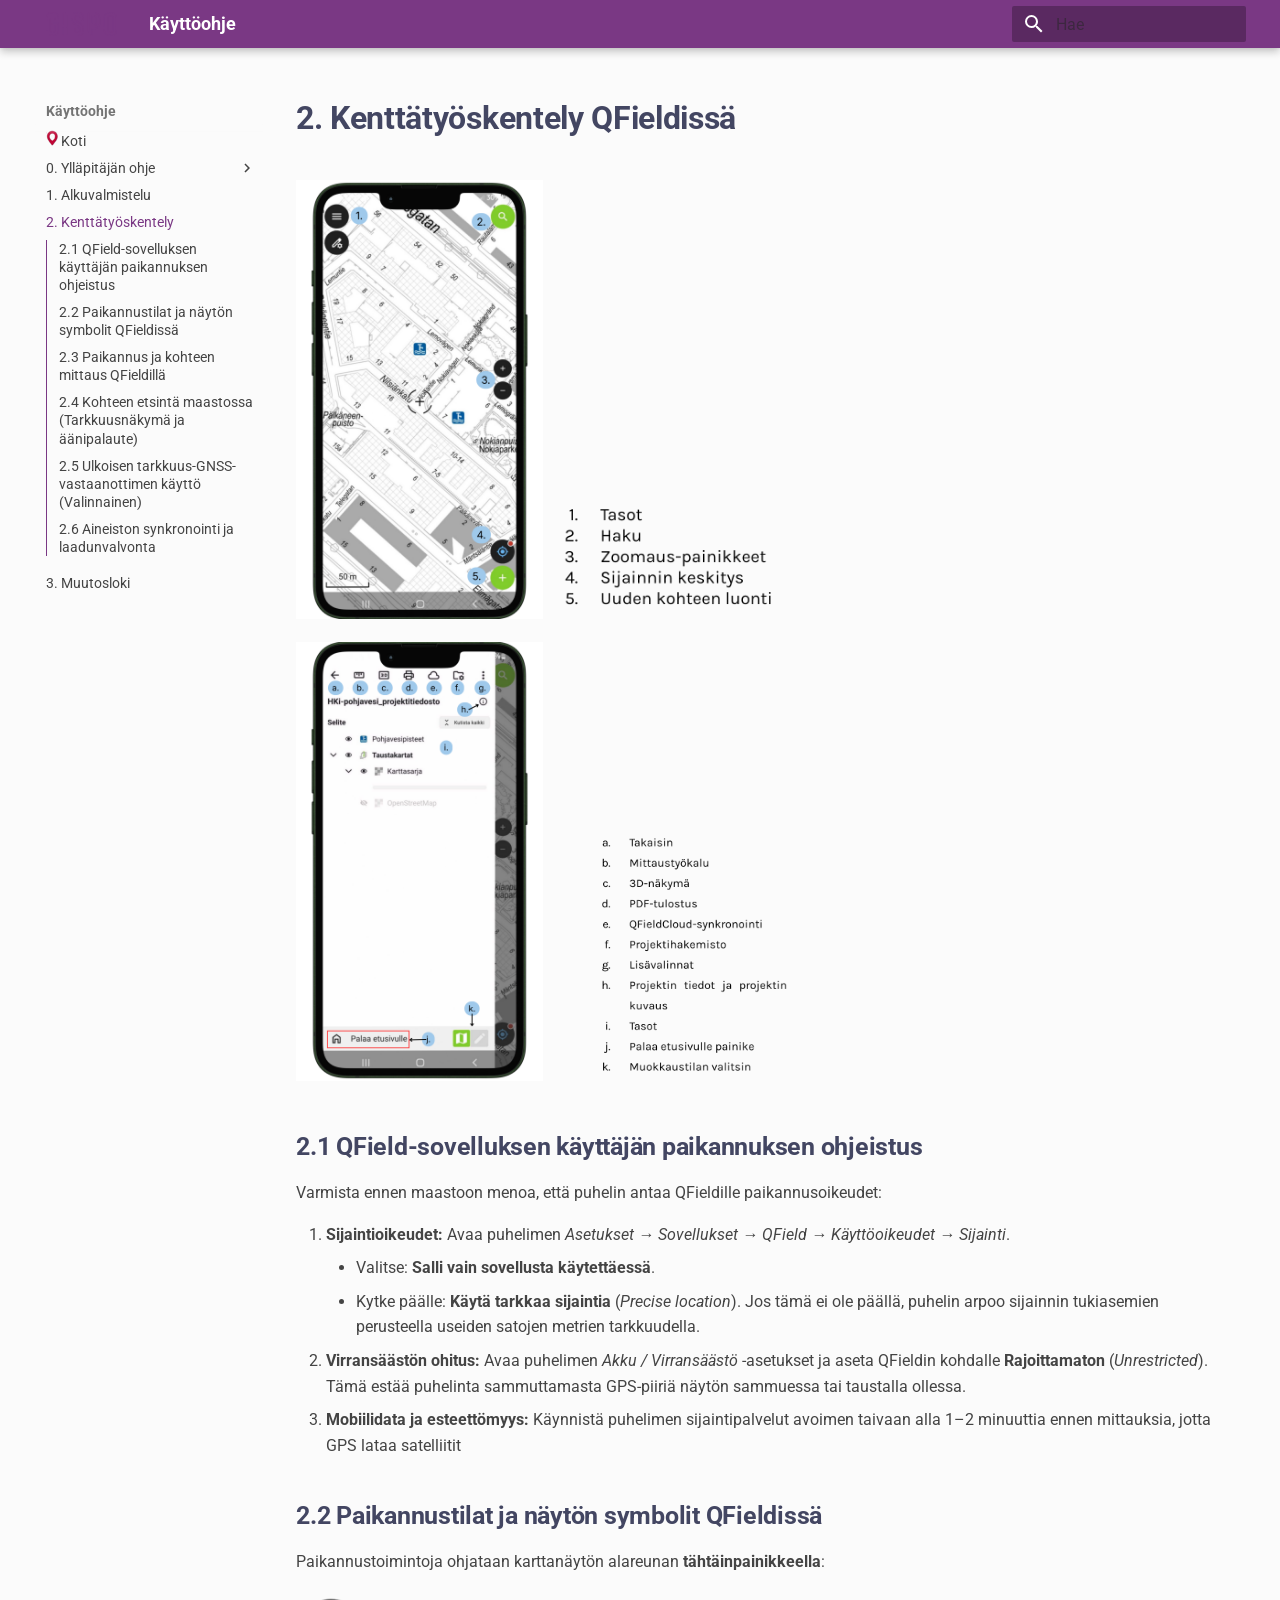
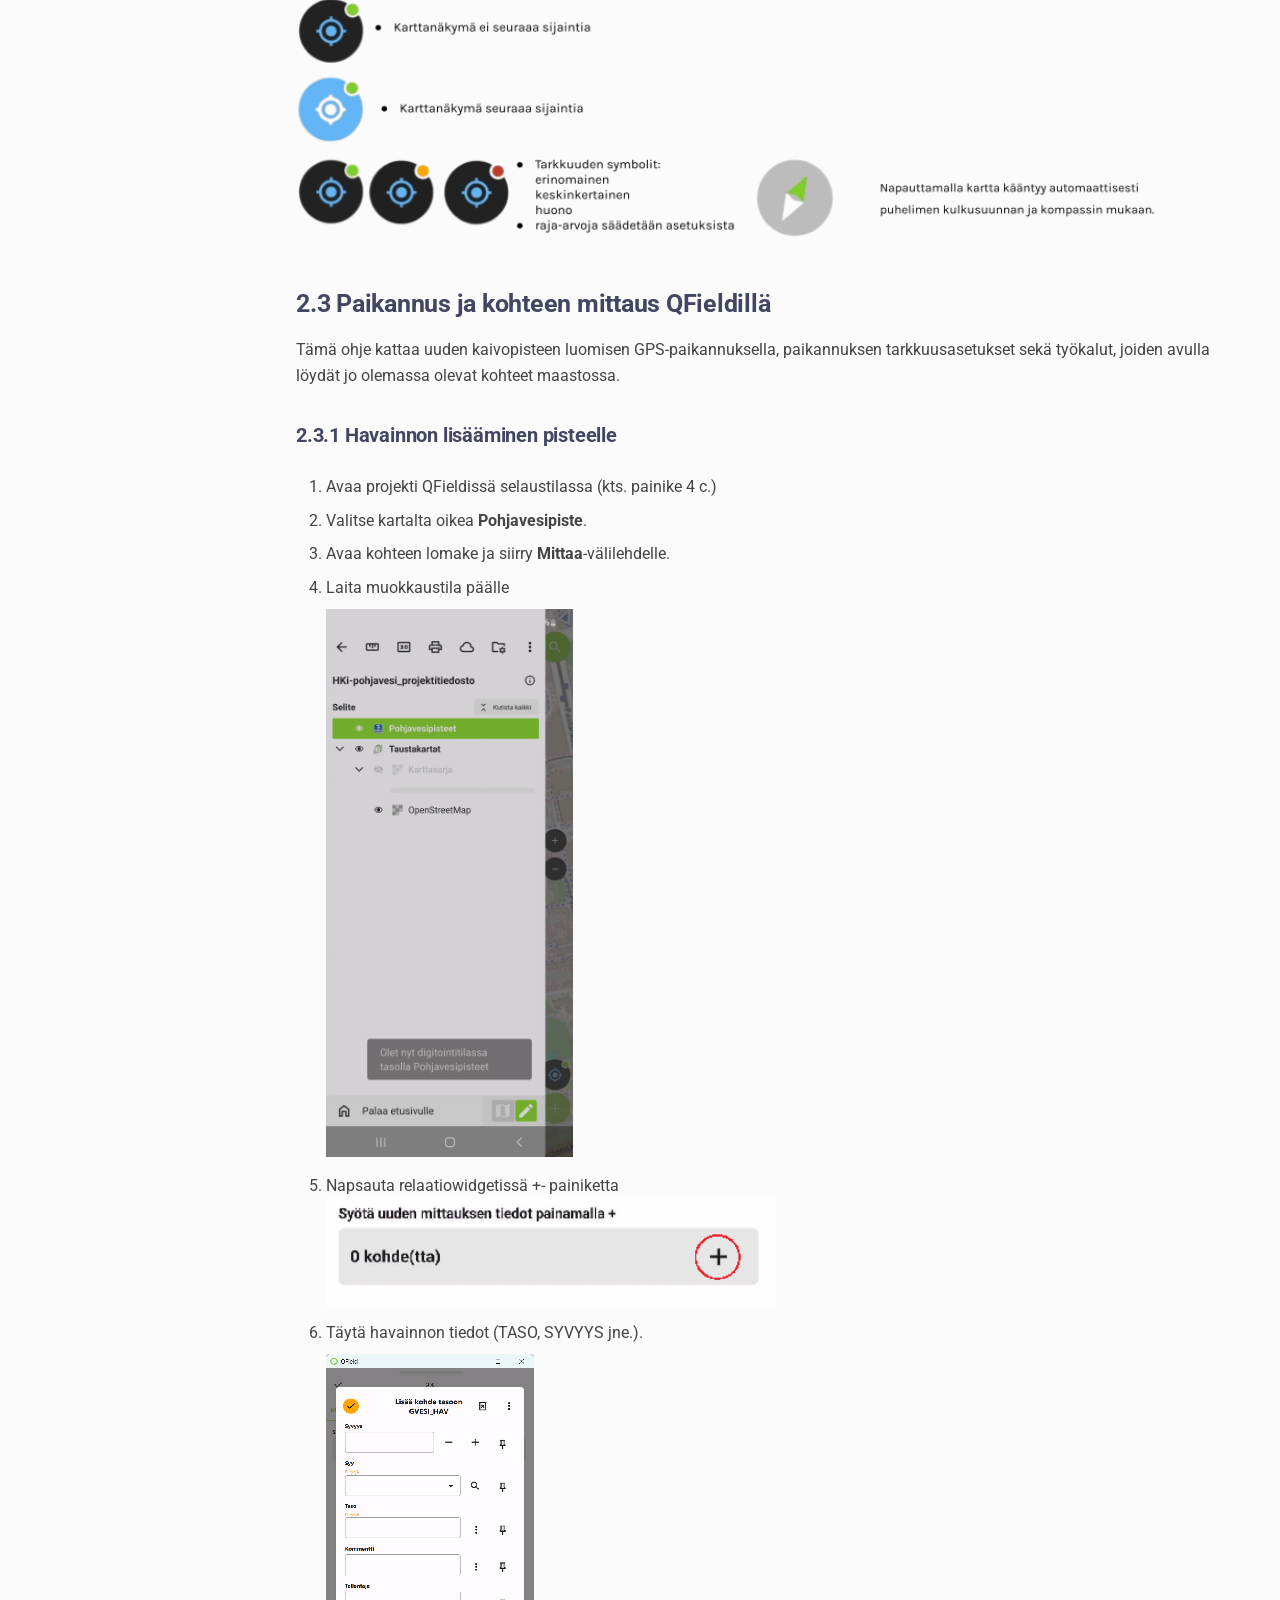
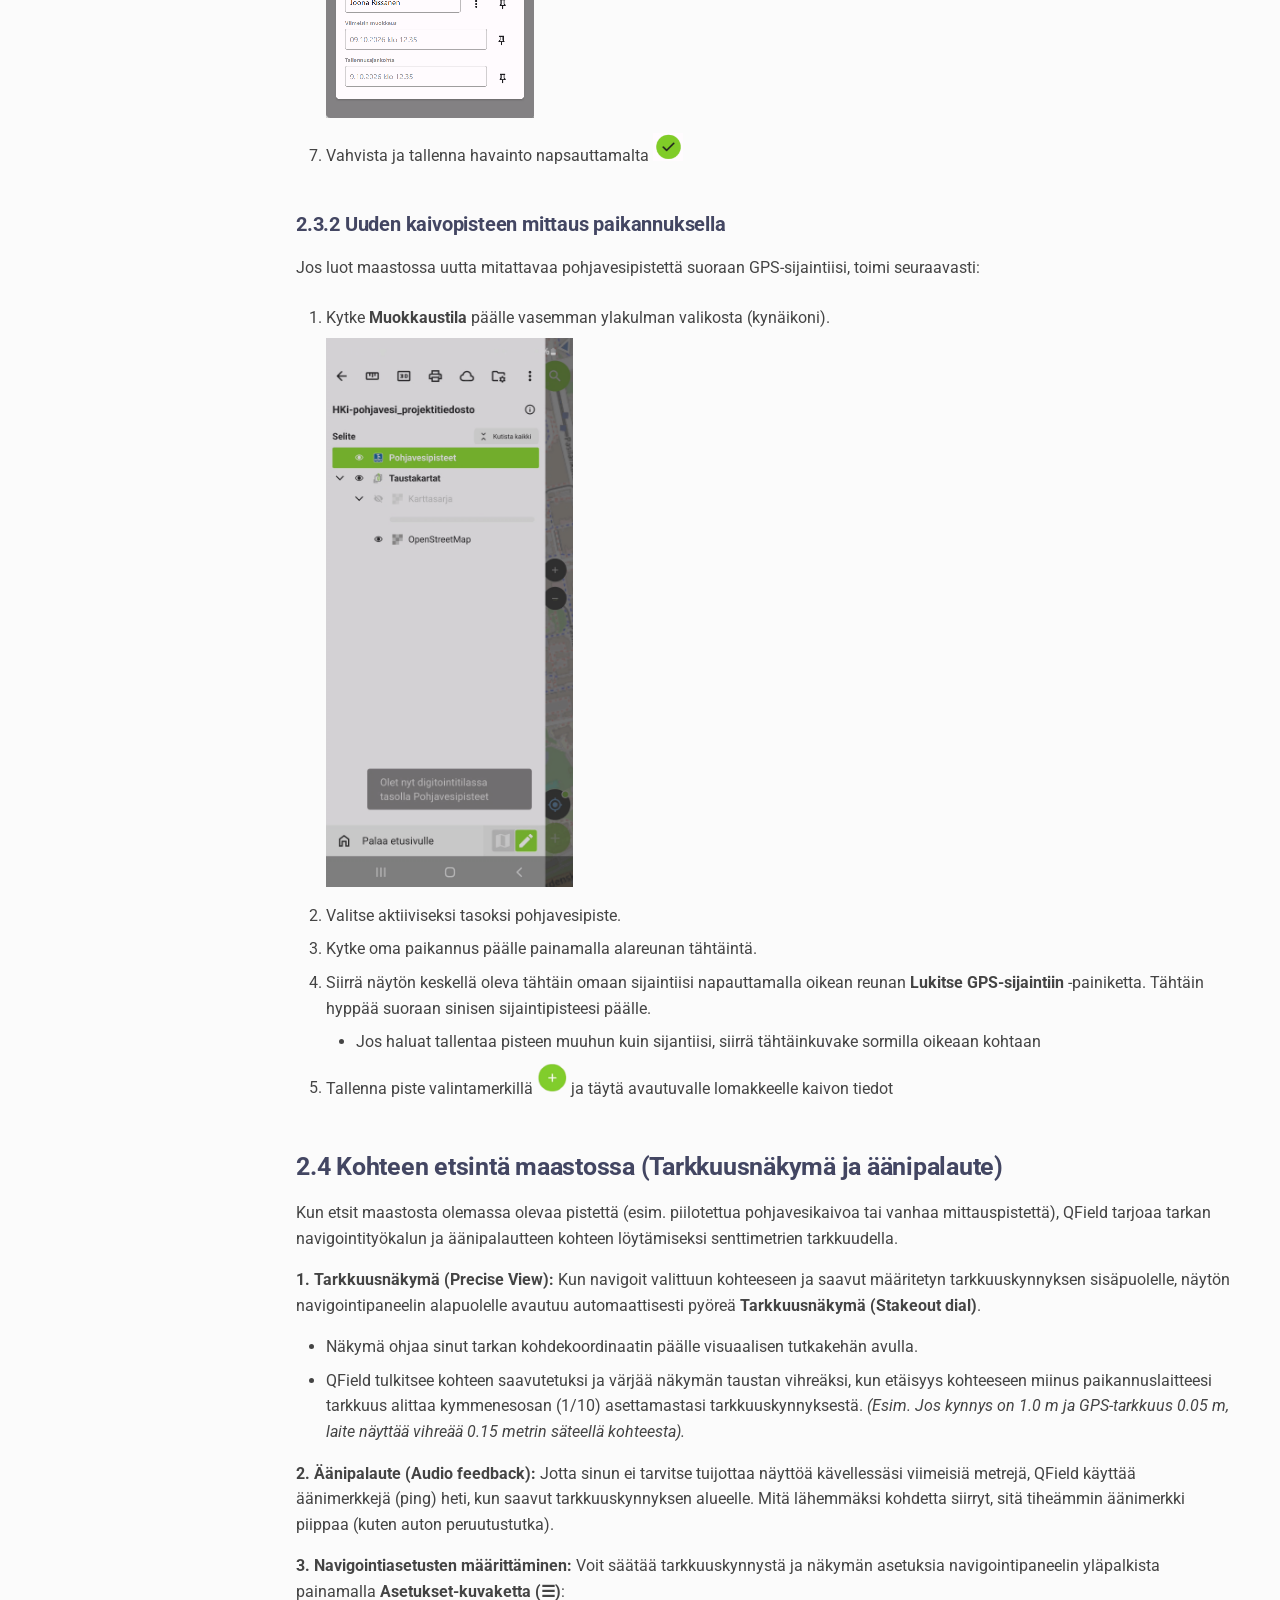
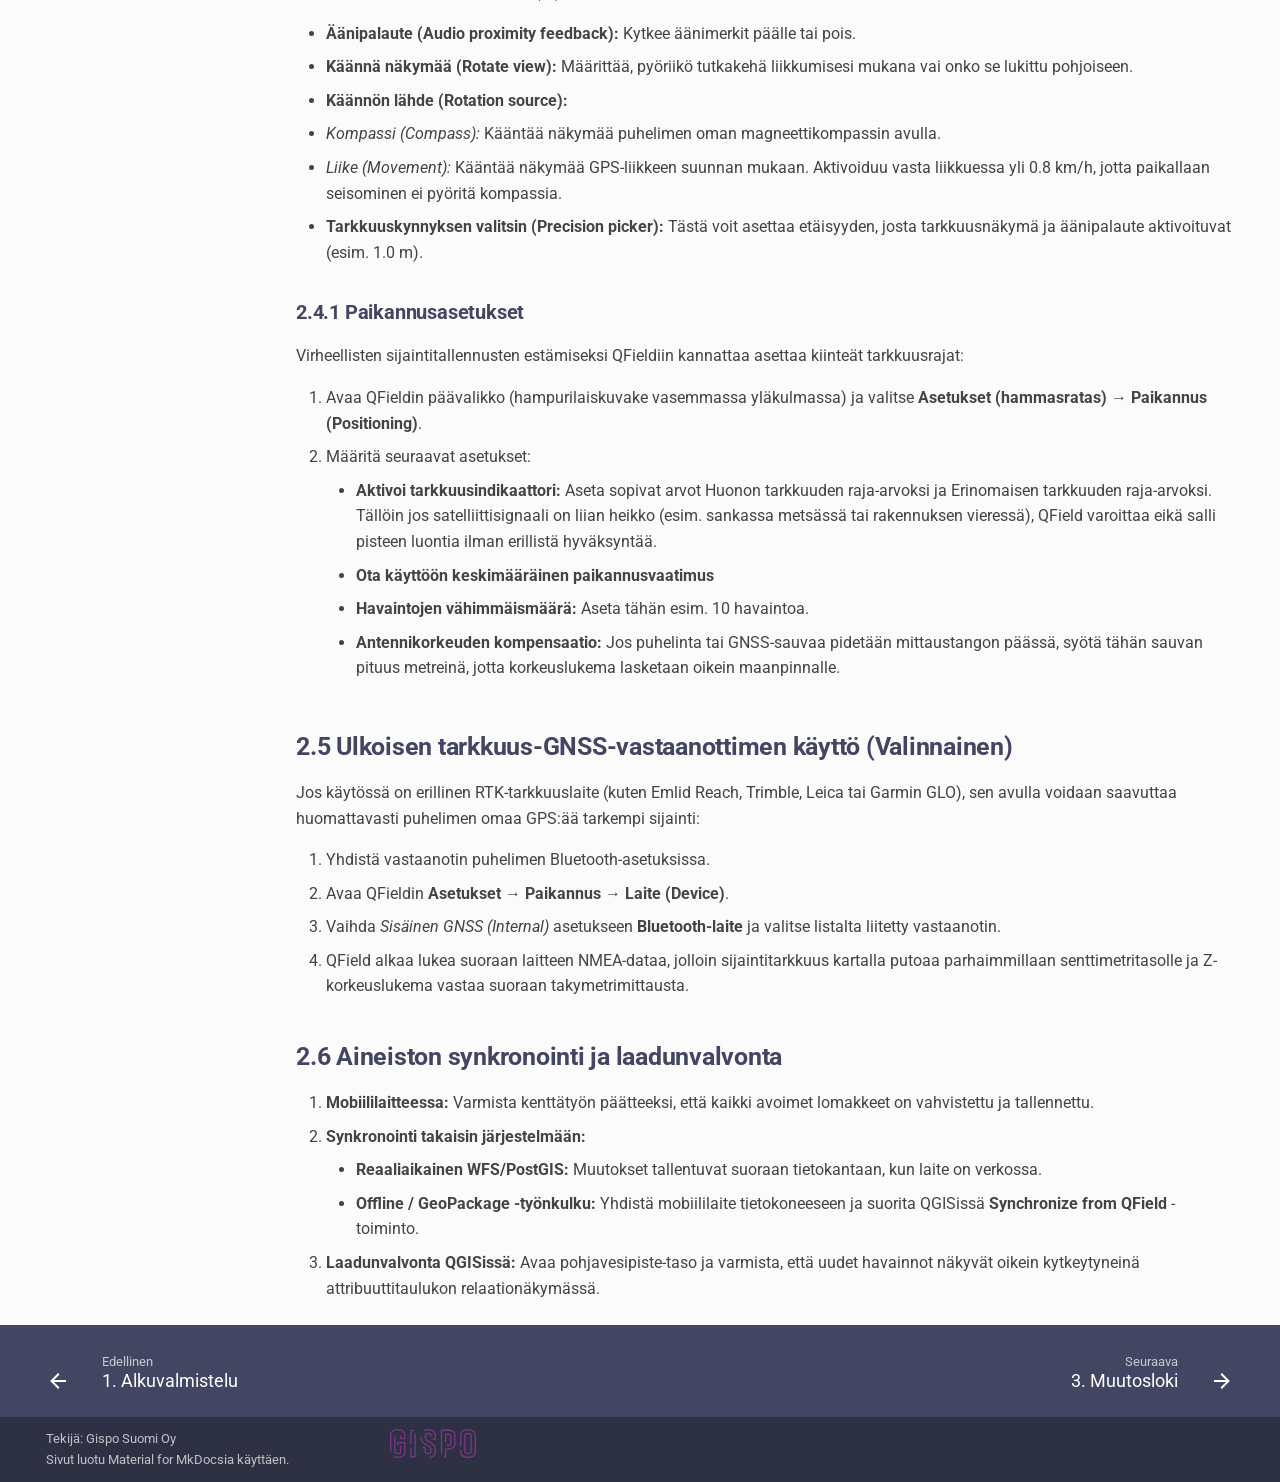
<file: 4_kenttatyoskentely.html>
<!DOCTYPE html><html lang="fi" class="no-js"><head>
    
      <meta charset="utf-8">
      <meta name="viewport" content="width=device-width,initial-scale=1">
      
      
      
        <link rel="canonical" href="https://gispocoding.github.io/QField-putket/4_kenttatyoskentely.html">
      
      
        <link rel="prev" href="1_alkuvalmistelu.html">
      
      
        <link rel="next" href="muutosloki.html">
      
      
        
      
      
      <link rel="icon" href="img/gispologo.svg">
      <meta name="generator" content="mkdocs-1.6.1, mkdocs-material-9.8.0">
    
    
      
        <title>2. Kenttätyöskentely - Käyttöohje</title>
      
    
    
      <link rel="stylesheet" href="assets/stylesheets/main.57a0d79d.min.css">
      
        
        <link rel="stylesheet" href="assets/stylesheets/palette.fb2fffe2.min.css">
      
      


    
    
      
    
    
      
        
        
        <link rel="preconnect" href="https://fonts.gstatic.com" crossorigin="">
        <link rel="stylesheet" href="https://fonts.googleapis.com/css?family=Roboto:300,300i,400,400i,700,700i%7CRoboto+Mono:400,400i,700,700i&amp;display=fallback">
        <style>:root{--md-text-font:"Roboto";--md-code-font:"Roboto Mono"}</style>
      
    
    
      <link rel="stylesheet" href="assets/_mkdocstrings.css">
    
      <link rel="stylesheet" href="stylesheets/extra.css">
    
    <script>__md_scope=new URL(".",location),__md_hash=e=>[...e].reduce(((e,_)=>(e<<5)-e+_.charCodeAt(0)),0),__md_get=(e,_=localStorage,t=__md_scope)=>JSON.parse(_.getItem(t.pathname+"."+e)),__md_set=(e,_,t=localStorage,a=__md_scope)=>{try{t.setItem(a.pathname+"."+e,JSON.stringify(_))}catch(e){}}</script>
    
      

    
    
  <link href="assets/stylesheets/glightbox.min.css" rel="stylesheet"><script src="assets/javascripts/glightbox.min.js"></script><style id="glightbox-style">
            html.glightbox-open { overflow: initial; height: 100%; }
            .gslide-title { margin-top: 0px; user-select: text; }
            .gslide-desc { color: #666; user-select: text; }
            .gslide-image img { background: white; }
            .gscrollbar-fixer { padding-right: 15px; }
            .gdesc-inner { font-size: 0.75rem; }
            body[data-md-color-scheme="slate"] .gdesc-inner { background: var(--md-default-bg-color); }
            body[data-md-color-scheme="slate"] .gslide-title { color: var(--md-default-fg-color); }
            body[data-md-color-scheme="slate"] .gslide-desc { color: var(--md-default-fg-color); }
        </style></head>
  
  
    
    
    
    
    
    <body dir="ltr" data-md-color-scheme="default" data-md-color-primary="indigo" data-md-color-accent="indigo">
  
    
    <input class="md-toggle" data-md-toggle="drawer" type="checkbox" id="__drawer" autocomplete="off">
    <input class="md-toggle" data-md-toggle="search" type="checkbox" id="__search" autocomplete="off">
    <label class="md-overlay" for="__drawer"></label>
    <div data-md-component="skip">
      
        
        <a href="#2-kenttatyoskentely-qfieldissa" class="md-skip">
          Hyppää sisältöön
        </a>
      
    </div>
    <div data-md-component="announce">
      
    </div>
    
    
      

  

<header class="md-header md-header--shadow" data-md-component="header">
  <nav class="md-header__inner md-grid" aria-label="Ylätunniste">
    <a href="index.html" title="Käyttöohje" class="md-header__button md-logo" aria-label="Käyttöohje" data-md-component="logo">
      
  <img src="img/gispologo.svg" alt="logo">

    </a>
    <label class="md-header__button md-icon" for="__drawer">
      
      <svg xmlns="http://www.w3.org/2000/svg" viewBox="0 0 24 24"><path d="M3 6h18v2H3zm0 5h18v2H3zm0 5h18v2H3z"></path></svg>
    </label>
    <div class="md-header__title" data-md-component="header-title">
      <div class="md-header__ellipsis">
        <div class="md-header__topic">
          <span class="md-ellipsis">
            Käyttöohje
          </span>
        </div>
        <div class="md-header__topic" data-md-component="header-topic">
          <span class="md-ellipsis">
            
              2. Kenttätyöskentely
            
          </span>
        </div>
      </div>
    </div>
    
      
    
    
    
    
      
      
        <label class="md-header__button md-icon" for="__search">
          
          <svg xmlns="http://www.w3.org/2000/svg" viewBox="0 0 24 24"><path d="M9.5 3A6.5 6.5 0 0 1 16 9.5c0 1.61-.59 3.09-1.56 4.23l.27.27h.79l5 5-1.5 1.5-5-5v-.79l-.27-.27A6.52 6.52 0 0 1 9.5 16 6.5 6.5 0 0 1 3 9.5 6.5 6.5 0 0 1 9.5 3m0 2C7 5 5 7 5 9.5S7 14 9.5 14 14 12 14 9.5 12 5 9.5 5"></path></svg>
        </label>
        <div class="md-search" data-md-component="search" role="dialog">
  <label class="md-search__overlay" for="__search"></label>
  <div class="md-search__inner" role="search">
    <form class="md-search__form" name="search">
      <input type="text" class="md-search__input" name="query" aria-label="Hae" placeholder="Hae" autocapitalize="off" autocorrect="off" autocomplete="off" spellcheck="false" data-md-component="search-query" required="">
      <label class="md-search__icon md-icon" for="__search">
        
        <svg xmlns="http://www.w3.org/2000/svg" viewBox="0 0 24 24"><path d="M9.5 3A6.5 6.5 0 0 1 16 9.5c0 1.61-.59 3.09-1.56 4.23l.27.27h.79l5 5-1.5 1.5-5-5v-.79l-.27-.27A6.52 6.52 0 0 1 9.5 16 6.5 6.5 0 0 1 3 9.5 6.5 6.5 0 0 1 9.5 3m0 2C7 5 5 7 5 9.5S7 14 9.5 14 14 12 14 9.5 12 5 9.5 5"></path></svg>
        
        <svg xmlns="http://www.w3.org/2000/svg" viewBox="0 0 24 24"><path d="M20 11v2H8l5.5 5.5-1.42 1.42L4.16 12l7.92-7.92L13.5 5.5 8 11z"></path></svg>
      </label>
      <nav class="md-search__options" aria-label="Haku">
        
        <button type="reset" class="md-search__icon md-icon" title="Tyhjää" aria-label="Tyhjää" tabindex="-1">
          
          <svg xmlns="http://www.w3.org/2000/svg" viewBox="0 0 24 24"><path d="M19 6.41 17.59 5 12 10.59 6.41 5 5 6.41 10.59 12 5 17.59 6.41 19 12 13.41 17.59 19 19 17.59 13.41 12z"></path></svg>
        </button>
      </nav>
      
        <div class="md-search__suggest" data-md-component="search-suggest"></div>
      
    </form>
    <div class="md-search__output">
      <div class="md-search__scrollwrap" tabindex="0" data-md-scrollfix="">
        <div class="md-search-result" data-md-component="search-result">
          <div class="md-search-result__meta">
            Aloitetaan hakua
          </div>
          <ol class="md-search-result__list" role="presentation"></ol>
        </div>
      </div>
    </div>
  </div>
</div>
      
    
    
  </nav>
  
</header>
    
    <div class="md-container" data-md-component="container">
      
      
        
          
        
      
      <main class="md-main" data-md-component="main">
        <div class="md-main__inner md-grid">
          
            
              
              <div class="md-sidebar md-sidebar--primary" data-md-component="sidebar" data-md-type="navigation">
                <div class="md-sidebar__scrollwrap">
                  <div class="md-sidebar__inner">
                    



  

<nav class="md-nav md-nav--primary md-nav--integrated" aria-label="Navigaatio" data-md-level="0">
  <label class="md-nav__title" for="__drawer">
    <a href="index.html" title="Käyttöohje" class="md-nav__button md-logo" aria-label="Käyttöohje" data-md-component="logo">
      
  <img src="img/gispologo.svg" alt="logo">

    </a>
    Käyttöohje
  </label>
  
  <ul class="md-nav__list" data-md-scrollfix="">
    
      
      
  
  
  
  
    <li class="md-nav__item">
      <a href="index.html" class="md-nav__link">
        
  
  
  <span class="md-ellipsis">
    
  
    <img src="img/markkeri.png"> Koti
  

    
  </span>
  
  

      </a>
    </li>
  

    
      
      
  
  
  
  
    
    
    
    
    
    <li class="md-nav__item md-nav__item--nested">
      
        
        
        <input class="md-nav__toggle md-toggle " type="checkbox" id="__nav_2">
        
          
          <label class="md-nav__link" for="__nav_2" id="__nav_2_label" tabindex="0">
            
  
  
  <span class="md-ellipsis">
    
  
    0. Ylläpitäjän ohje
  

    
  </span>
  
  

            <span class="md-nav__icon md-icon"></span>
          </label>
        
        <nav class="md-nav" data-md-level="1" aria-labelledby="__nav_2_label" aria-expanded="false">
          <label class="md-nav__title" for="__nav_2">
            <span class="md-nav__icon md-icon"></span>
            
  
    0. Ylläpitäjän ohje
  

          </label>
          <ul class="md-nav__list" data-md-scrollfix="">
            
              
                
  
  
  
  
    <li class="md-nav__item">
      <a href="1_johdanto.html" class="md-nav__link">
        
  
  
  <span class="md-ellipsis">
    
  
    Johdanto
  

    
  </span>
  
  

      </a>
    </li>
  

              
            
              
                
  
  
  
  
    <li class="md-nav__item">
      <a href="2_projektin_valmistelu_qgississa_ja_vienti_qfieldiin.html" class="md-nav__link">
        
  
  
  <span class="md-ellipsis">
    
  
    Projektin valmistelu
  

    
  </span>
  
  

      </a>
    </li>
  

              
            
              
                
  
  
  
  
    <li class="md-nav__item">
      <a href="3_lomakemaaritykset.html" class="md-nav__link">
        
  
  
  <span class="md-ellipsis">
    
  
    Lomakemääritykset
  

    
  </span>
  
  

      </a>
    </li>
  

              
            
          </ul>
        </nav>
      
    </li>
  

    
      
      
  
  
  
  
    <li class="md-nav__item">
      <a href="1_alkuvalmistelu.html" class="md-nav__link">
        
  
  
  <span class="md-ellipsis">
    
  
    1. Alkuvalmistelu
  

    
  </span>
  
  

      </a>
    </li>
  

    
      
      
  
  
    
  
  
  
    <li class="md-nav__item md-nav__item--active">
      
      <input class="md-nav__toggle md-toggle" type="checkbox" id="__toc">
      
      
        
      
      
        <label class="md-nav__link md-nav__link--active" for="__toc">
          
  
  
  <span class="md-ellipsis">
    
  
    2. Kenttätyöskentely
  

    
  </span>
  
  

          <span class="md-nav__icon md-icon"></span>
        </label>
      
      <a href="4_kenttatyoskentely.html" class="md-nav__link md-nav__link--active">
        
  
  
  <span class="md-ellipsis">
    
  
    2. Kenttätyöskentely
  

    
  </span>
  
  

      </a>
      
        

<nav class="md-nav md-nav--secondary" aria-label="Sisällysluettelo">
  
  
  
    
  
  
    <label class="md-nav__title" for="__toc">
      <span class="md-nav__icon md-icon"></span>
      Sisällysluettelo
    </label>
    <ul class="md-nav__list" data-md-component="toc" data-md-scrollfix="">
      
        <li class="md-nav__item">
  <a href="#21-qfield-sovelluksen-kayttajan-paikannuksen-ohjeistus" class="md-nav__link">
    <span class="md-ellipsis">
      
        2.1 QField-sovelluksen käyttäjän paikannuksen ohjeistus
      
    </span>
  </a>
  
</li>
      
        <li class="md-nav__item">
  <a href="#22-paikannustilat-ja-nayton-symbolit-qfieldissa" class="md-nav__link">
    <span class="md-ellipsis">
      
        2.2 Paikannustilat ja näytön symbolit QFieldissä
      
    </span>
  </a>
  
</li>
      
        <li class="md-nav__item">
  <a href="#23-paikannus-ja-kohteen-mittaus-qfieldilla" class="md-nav__link">
    <span class="md-ellipsis">
      
        2.3 Paikannus ja kohteen mittaus QFieldillä
      
    </span>
  </a>
  
</li>
      
        <li class="md-nav__item">
  <a href="#24-kohteen-etsinta-maastossa-tarkkuusnakyma-ja-aanipalaute" class="md-nav__link">
    <span class="md-ellipsis">
      
        2.4 Kohteen etsintä maastossa (Tarkkuusnäkymä ja äänipalaute)
      
    </span>
  </a>
  
</li>
      
        <li class="md-nav__item">
  <a href="#25-ulkoisen-tarkkuus-gnss-vastaanottimen-kaytto-valinnainen" class="md-nav__link">
    <span class="md-ellipsis">
      
        2.5 Ulkoisen tarkkuus-GNSS-vastaanottimen käyttö (Valinnainen)
      
    </span>
  </a>
  
</li>
      
        <li class="md-nav__item">
  <a href="#26-aineiston-synkronointi-ja-laadunvalvonta" class="md-nav__link">
    <span class="md-ellipsis">
      
        2.6 Aineiston synkronointi ja laadunvalvonta
      
    </span>
  </a>
  
</li>
      
    </ul>
  
</nav>
      
    </li>
  

    
      
      
  
  
  
  
    <li class="md-nav__item">
      <a href="muutosloki.html" class="md-nav__link">
        
  
  
  <span class="md-ellipsis">
    
  
    3. Muutosloki
  

    
  </span>
  
  

      </a>
    </li>
  

    
  </ul>
</nav>
                  </div>
                </div>
              </div>
            
            
          
          
            <div class="md-content" data-md-component="content">
              
              <article class="md-content__inner md-typeset">
                
                  



<h1 id="2-kenttatyoskentely-qfieldissa"><strong>2. Kenttätyöskentely QFieldissä</strong></h1>
<p><a class="glightbox" data-type="image" data-width="auto" data-height="auto" href="img/image7.png" data-desc-position="bottom"><img src="img/image7.png" width="247" alt="QFieldin muokkaustilan kytkeminen päälle"></a>
<a class="glightbox" data-type="image" data-width="auto" data-height="auto" href="img/image4.png" data-desc-position="bottom"><img src="img/image4.png" width="247" alt="QField valikkonäkymä"></a></p>
<p><a class="glightbox" data-type="image" data-width="auto" data-height="auto" href="img/image3.png" data-desc-position="bottom"><img src="img/image3.png" width="247" alt="QField käyttöliittymä"></a>
<a class="glightbox" data-type="image" data-width="auto" data-height="auto" href="img/image6.png" data-desc-position="bottom"><img src="img/image6.png" width="247" alt="QFieldin muokkaustilan kytkeminen päälle"></a></p>
<h2 id="21-qfield-sovelluksen-kayttajan-paikannuksen-ohjeistus"><strong>2.1 QField-sovelluksen käyttäjän paikannuksen ohjeistus</strong></h2>
<p>Varmista ennen maastoon menoa, että puhelin antaa QFieldille paikannusoikeudet:</p>
<ol>
<li><strong>Sijaintioikeudet:</strong> Avaa puhelimen <em>Asetukset → Sovellukset → QField → Käyttöoikeudet → Sijainti</em>.<ul>
<li>Valitse: <strong>Salli vain sovellusta käytettäessä</strong>.</li>
<li>Kytke päälle: <strong>Käytä tarkkaa sijaintia</strong> (<em>Precise location</em>). Jos tämä ei ole päällä, puhelin arpoo sijainnin tukiasemien perusteella useiden satojen metrien tarkkuudella.</li>
</ul>
</li>
<li><strong>Virransäästön ohitus:</strong> Avaa puhelimen <em>Akku / Virransäästö</em> -asetukset ja aseta QFieldin kohdalle <strong>Rajoittamaton</strong> (<em>Unrestricted</em>). Tämä estää puhelinta sammuttamasta GPS-piiriä näytön sammuessa tai taustalla ollessa.</li>
<li><strong>Mobiilidata ja esteettömyys:</strong> Käynnistä puhelimen sijaintipalvelut avoimen taivaan alla 1–2 minuuttia ennen mittauksia, jotta GPS lataa satelliitit</li>
</ol>
<h2 id="22-paikannustilat-ja-nayton-symbolit-qfieldissa"><strong>2.2 Paikannustilat ja näytön symbolit QFieldissä</strong></h2>
<p>Paikannustoimintoja ohjataan karttanäytön alareunan <strong>tähtäinpainikkeella</strong>:</p>
<p><a class="glightbox" data-type="image" data-width="auto" data-height="auto" href="img/image5.png" data-desc-position="bottom"><img src="img/image5.png" width="450" alt="Paikannustilat"></a>
<a class="glightbox" data-type="image" data-width="auto" data-height="auto" href="img/image9.png" data-desc-position="bottom"><img src="img/image9.png" width="450" alt="Paikannustilat"></a></p>
<h2 id="23-paikannus-ja-kohteen-mittaus-qfieldilla"><strong>2.3 Paikannus ja kohteen mittaus QFieldillä</strong></h2>
<p>Tämä ohje kattaa uuden kaivopisteen luomisen GPS-paikannuksella, paikannuksen tarkkuusasetukset sekä työkalut, joiden avulla löydät jo olemassa olevat kohteet maastossa.</p>
<h3 id="231-havainnon-lisaaminen-pisteelle"><strong>2.3.1 Havainnon lisääminen pisteelle</strong></h3>
<ol>
<li>
<p>Avaa projekti QFieldissä selaustilassa (kts. painike 4 c.)</p>
</li>
<li>
<p>Valitse kartalta oikea <strong>Pohjavesipiste</strong>.</p>
</li>
<li>
<p>Avaa kohteen lomake ja siirry <strong>Mittaa</strong>-välilehdelle.</p>
</li>
<li>
<p>Laita muokkaustila päälle</p>
<p><a class="glightbox" data-type="image" data-width="auto" data-height="auto" href="img/editing_mode.gif" data-desc-position="bottom"><img src="img/editing_mode.gif" width="247" alt="QFieldin muokkaustilan kytkeminen päälle"></a></p>
</li>
<li>
<p>Napsauta relaatiowidgetissä +- painiketta<br>
<a class="glightbox" data-type="image" data-width="auto" data-height="auto" href="img/havainto_relaatiowidget.png" data-desc-position="bottom"><img src="img/havainto_relaatiowidget.png" width="450" alt="Relaatio widget"></a></p>
</li>
<li>
<p>Täytä havainnon tiedot (TASO, SYVYYS jne.).</p>
<p><a class="glightbox" data-type="image" data-width="auto" data-height="auto" href="img/havainto_lomake.png" data-desc-position="bottom"><img alt="" src="img/havainto_lomake.png"></a></p>
</li>
<li>
<p>Vahvista ja tallenna havainto napsauttamalta <a class="glightbox" data-type="image" data-width="auto" data-height="auto" href="img/image14.png" data-desc-position="bottom"><img src="img/image14.png" width="30" alt="check mark"></a></p>
</li>
</ol>
<h3 id="232-uuden-kaivopisteen-mittaus-paikannuksella"><strong>2.3.2 Uuden kaivopisteen mittaus paikannuksella</strong></h3>
<p>Jos luot maastossa uutta mitattavaa pohjavesipistettä suoraan GPS-sijaintiisi, toimi seuraavasti:</p>
<ol>
<li>
<p>Kytke <strong>Muokkaustila</strong> päälle vasemman ylakulman valikosta (kynäikoni).</p>
<p><a class="glightbox" data-type="image" data-width="auto" data-height="auto" href="img/editing_mode.gif" data-desc-position="bottom"><img src="img/editing_mode.gif" width="247" alt="QFieldin muokkaustilan kytkeminen päälle"></a></p>
</li>
<li>
<p>Valitse aktiiviseksi tasoksi pohjavesipiste.</p>
</li>
<li>
<p>Kytke oma paikannus päälle painamalla alareunan tähtäintä.</p>
</li>
<li>
<p>Siirrä näytön keskellä oleva tähtäin omaan sijaintiisi napauttamalla oikean reunan <strong>Lukitse GPS-sijaintiin</strong> -painiketta. Tähtäin hyppää suoraan sinisen sijaintipisteesi päälle.</p>
<ul>
<li>Jos haluat tallentaa pisteen muuhun kuin sijantiisi, siirrä tähtäinkuvake sormilla oikeaan kohtaan</li>
</ul>
</li>
<li>
<p>Tallenna piste valintamerkillä <a class="glightbox" data-type="image" data-width="auto" data-height="auto" href="img/image15.png" data-desc-position="bottom"><img src="img/image15.png" width="30" alt="Relaatio widget"></a> ja täytä avautuvalle lomakkeelle kaivon tiedot</p>
</li>
</ol>
<h2 id="24-kohteen-etsinta-maastossa-tarkkuusnakyma-ja-aanipalaute"><strong>2.4 Kohteen etsintä maastossa (Tarkkuusnäkymä ja äänipalaute)</strong></h2>
<p>Kun etsit maastosta olemassa olevaa pistettä (esim. piilotettua pohjavesikaivoa tai vanhaa mittauspistettä), QField tarjoaa tarkan navigointityökalun ja äänipalautteen kohteen löytämiseksi senttimetrien tarkkuudella.</p>
<p><strong>1. Tarkkuusnäkymä (Precise View):</strong> Kun navigoit valittuun kohteeseen ja saavut määritetyn tarkkuuskynnyksen sisäpuolelle, näytön navigointipaneelin alapuolelle avautuu automaattisesti pyöreä <strong>Tarkkuusnäkymä (Stakeout dial)</strong>.</p>
<ul>
<li>Näkymä ohjaa sinut tarkan kohdekoordinaatin päälle visuaalisen tutkakehän avulla.</li>
<li>QField tulkitsee kohteen saavutetuksi ja värjää näkymän taustan vihreäksi, kun etäisyys kohteeseen miinus paikannuslaitteesi tarkkuus alittaa kymmenesosan (1/10) asettamastasi tarkkuuskynnyksestä. <em>(Esim. Jos kynnys on 1.0 m ja GPS-tarkkuus 0.05 m, laite näyttää vihreää 0.15 metrin säteellä kohteesta).</em></li>
</ul>
<p><strong>2. Äänipalaute (Audio feedback):</strong> Jotta sinun ei tarvitse tuijottaa näyttöä kävellessäsi viimeisiä metrejä, QField käyttää äänimerkkejä (ping) heti, kun saavut tarkkuuskynnyksen alueelle. Mitä lähemmäksi kohdetta siirryt, sitä tiheämmin äänimerkki piippaa (kuten auton peruutustutka).</p>
<p><strong>3. Navigointiasetusten määrittäminen:</strong> Voit säätää tarkkuuskynnystä ja näkymän asetuksia navigointipaneelin yläpalkista painamalla <strong>Asetukset-kuvaketta (☰)</strong>:</p>
<ul>
<li><strong>Äänipalaute (Audio proximity feedback):</strong> Kytkee äänimerkit päälle tai pois.</li>
<li><strong>Käännä näkymää (Rotate view):</strong> Määrittää, pyöriikö tutkakehä liikkumisesi mukana vai onko se lukittu pohjoiseen.</li>
<li><strong>Käännön lähde (Rotation source):</strong></li>
<li><em>Kompassi (Compass):</em> Kääntää näkymää puhelimen oman magneettikompassin avulla.</li>
<li><em>Liike (Movement):</em> Kääntää näkymää GPS-liikkeen suunnan mukaan. Aktivoiduu vasta liikkuessa yli 0.8 km/h, jotta paikallaan seisominen ei pyöritä kompassia.</li>
<li><strong>Tarkkuuskynnyksen valitsin (Precision picker):</strong> Tästä voit asettaa etäisyyden, josta tarkkuusnäkymä ja äänipalaute aktivoituvat (esim. 1.0 m).</li>
</ul>
<h3 id="_1"></h3>
<h3 id="241-paikannusasetukset"><strong>2.4.1 Paikannusasetukset</strong></h3>
<p>Virheellisten sijaintitallennusten estämiseksi QFieldiin kannattaa asettaa kiinteät tarkkuusrajat:</p>
<ol>
<li>Avaa QFieldin päävalikko (hampurilaiskuvake vasemmassa yläkulmassa) ja valitse <strong>Asetukset (hammasratas) → Paikannus (Positioning)</strong>.</li>
<li>Määritä seuraavat asetukset:<ul>
<li><strong>Aktivoi tarkkuusindikaattori:</strong> Aseta sopivat arvot Huonon tarkkuuden raja-arvoksi ja Erinomaisen tarkkuuden raja-arvoksi. Tällöin jos satelliittisignaali on liian heikko (esim. sankassa metsässä tai rakennuksen vieressä), QField varoittaa eikä salli pisteen luontia ilman erillistä hyväksyntää.</li>
<li><strong>Ota käyttöön keskimääräinen paikannusvaatimus</strong></li>
<li><strong>Havaintojen vähimmäismäärä:</strong> Aseta tähän esim. 10 havaintoa.</li>
<li><strong>Antennikorkeuden kompensaatio:</strong> Jos puhelinta tai GNSS-sauvaa pidetään mittaustangon päässä, syötä tähän sauvan pituus metreinä, jotta korkeuslukema lasketaan oikein maanpinnalle.</li>
</ul>
</li>
</ol>
<h2 id="25-ulkoisen-tarkkuus-gnss-vastaanottimen-kaytto-valinnainen"><strong>2.5 Ulkoisen tarkkuus-GNSS-vastaanottimen käyttö (Valinnainen)</strong></h2>
<p>Jos käytössä on erillinen RTK-tarkkuuslaite (kuten Emlid Reach, Trimble, Leica tai Garmin GLO), sen avulla voidaan saavuttaa huomattavasti puhelimen omaa GPS:ää tarkempi sijainti:</p>
<ol>
<li>Yhdistä vastaanotin puhelimen Bluetooth-asetuksissa.</li>
<li>Avaa QFieldin <strong>Asetukset → Paikannus → Laite (Device)</strong>.</li>
<li>Vaihda <em>Sisäinen GNSS (Internal)</em> asetukseen <strong>Bluetooth-laite</strong> ja valitse listalta liitetty vastaanotin.</li>
<li>QField alkaa lukea suoraan laitteen NMEA-dataa, jolloin sijaintitarkkuus kartalla putoaa parhaimmillaan senttimetritasolle ja Z-korkeuslukema vastaa suoraan takymetrimittausta.</li>
</ol>
<h2 id="26-aineiston-synkronointi-ja-laadunvalvonta"><strong>2.6 Aineiston synkronointi ja laadunvalvonta</strong></h2>
<ol>
<li><strong>Mobiililaitteessa:</strong> Varmista kenttätyön päätteeksi, että kaikki avoimet lomakkeet on vahvistettu ja tallennettu.</li>
<li><strong>Synkronointi takaisin järjestelmään:</strong><ul>
<li><strong>Reaaliaikainen WFS/PostGIS:</strong> Muutokset tallentuvat suoraan tietokantaan, kun laite on verkossa.</li>
<li><strong>Offline / GeoPackage -työnkulku:</strong> Yhdistä mobiililaite tietokoneeseen ja suorita QGISissä <strong>Synchronize from QField</strong> -toiminto.</li>
</ul>
</li>
<li><strong>Laadunvalvonta QGISissä:</strong> Avaa pohjavesipiste-taso ja varmista, että uudet havainnot näkyvät oikein kytkeytyneinä attribuuttitaulukon relaationäkymässä.</li>
</ol>












                
              </article>
            </div>
          
          
<script>var target=document.getElementById(location.hash.slice(1));target&&target.name&&(target.checked=target.name.startsWith("__tabbed_"))</script>
        </div>
        
      </main>
      
        <footer class="md-footer">
  
    
      
      <nav class="md-footer__inner md-grid" aria-label="Alatunniste">
        
          
          <a href="1_alkuvalmistelu.html" class="md-footer__link md-footer__link--prev" aria-label="Edellinen: 1. Alkuvalmistelu">
            <div class="md-footer__button md-icon">
              
              <svg xmlns="http://www.w3.org/2000/svg" viewBox="0 0 24 24"><path d="M20 11v2H8l5.5 5.5-1.42 1.42L4.16 12l7.92-7.92L13.5 5.5 8 11z"></path></svg>
            </div>
            <div class="md-footer__title">
              <span class="md-footer__direction">
                Edellinen
              </span>
              <div class="md-ellipsis">
                1. Alkuvalmistelu
              </div>
            </div>
          </a>
        
        
          
          <a href="muutosloki.html" class="md-footer__link md-footer__link--next" aria-label="Seuraava: 3. Muutosloki">
            <div class="md-footer__title">
              <span class="md-footer__direction">
                Seuraava
              </span>
              <div class="md-ellipsis">
                3. Muutosloki
              </div>
            </div>
            <div class="md-footer__button md-icon">
              
              <svg xmlns="http://www.w3.org/2000/svg" viewBox="0 0 24 24"><path d="M4 11v2h12l-5.5 5.5 1.42 1.42L19.84 12l-7.92-7.92L10.5 5.5 16 11z"></path></svg>
            </div>
          </a>
        
      </nav>
    
  
  <div class="md-footer-meta md-typeset">
    <div class="md-footer-meta__inner md-grid">
      <div class="md-copyright">
  
    <div class="md-copyright__highlight">
      <img style="float: right; width: 20%;" alt="Gispon logo" src="img/gispologo.svg">
      Tekijä: <a href="mailto:info@gispo.fi">Gispo Suomi Oy</a>
      <br>
      Sivut luotu <a href="https://squidfunk.github.io/mkdocs-material/">Material for MkDocsia</a> käyttäen.
    </div>
  
</div>
      
    </div>
  </div>
</footer>
      
    </div>
    <div class="md-dialog" data-md-component="dialog">
      <div class="md-dialog__inner md-typeset"></div>
    </div>
    
      <div class="md-progress" data-md-component="progress" role="progressbar"></div>
    
    
    
      
      
      <script id="__config" type="application/json">{"annotate": null, "base": ".", "features": ["navigation.footer", "navigation.instant", "navigation.instant.progress", "toc.integrate", "search.suggest", "search.highlight", "header.autohide", "content.code.copy"], "search": "assets/javascripts/workers/search.a7633da7.min.js", "tags": null, "translations": {"clipboard.copied": "Kopioitu leikep\u00f6yd\u00e4lle", "clipboard.copy": "Kopioi leikep\u00f6yd\u00e4lle", "search.result.more.one": "1 lis\u00e4\u00e4 t\u00e4ll\u00e4 sivulla", "search.result.more.other": "# lis\u00e4\u00e4 t\u00e4ll\u00e4 sivulla", "search.result.none": "Ei t\u00e4sm\u00e4\u00e4vi\u00e4 dokumentteja", "search.result.one": "1 t\u00e4sm\u00e4\u00e4v\u00e4 dokumentti", "search.result.other": "# t\u00e4sm\u00e4\u00e4v\u00e4\u00e4 dokumenttia", "search.result.placeholder": "Kirjoita aloittaaksesi haun", "search.result.term.missing": "Puuttuu", "select.version": "Valitse versio"}, "version": null}</script>
    
    
      <script src="assets/javascripts/bundle.c21346df.min.js"></script>
      
    
  
<script id="init-glightbox">const lightbox = GLightbox({"touchNavigation": true, "loop": false, "zoomable": true, "draggable": true, "openEffect": "zoom", "closeEffect": "zoom", "slideEffect": "slide"});
document$.subscribe(()=>{ lightbox.reload(); });
</script></body></html>
</file>
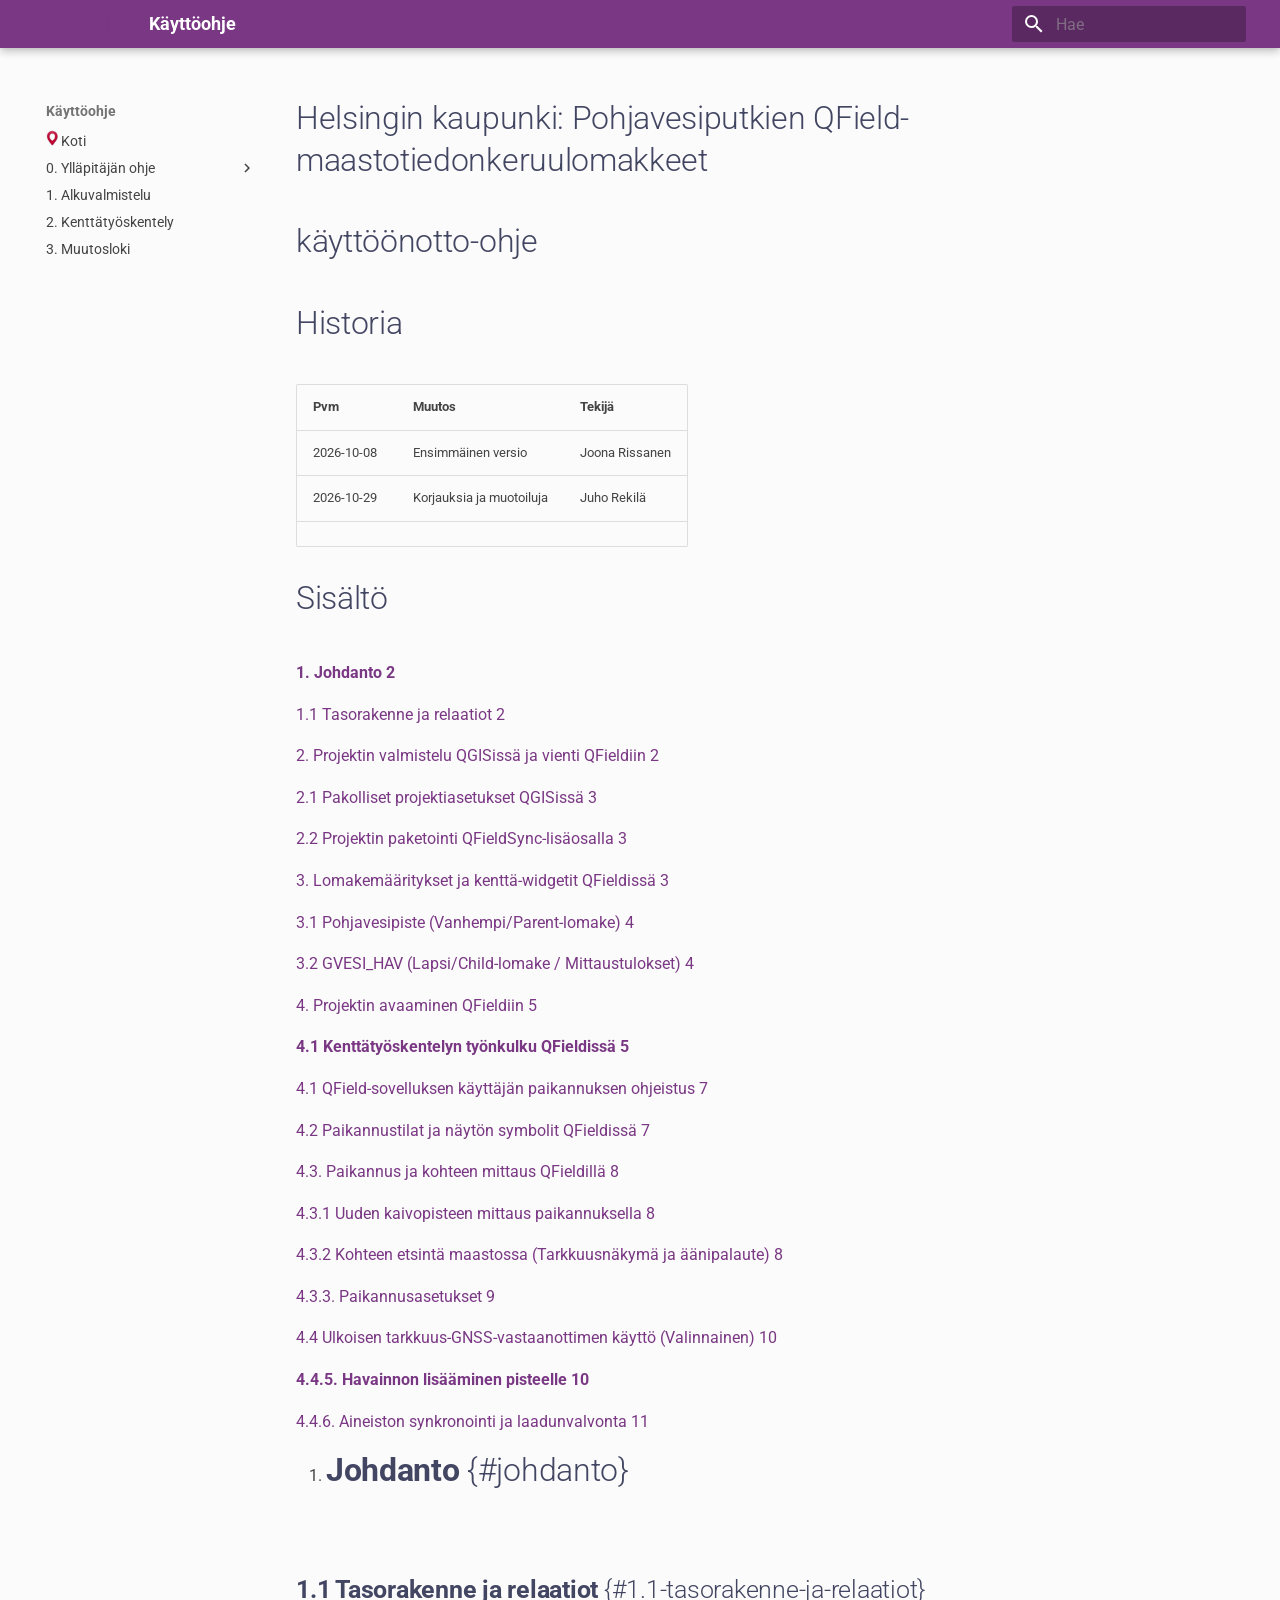
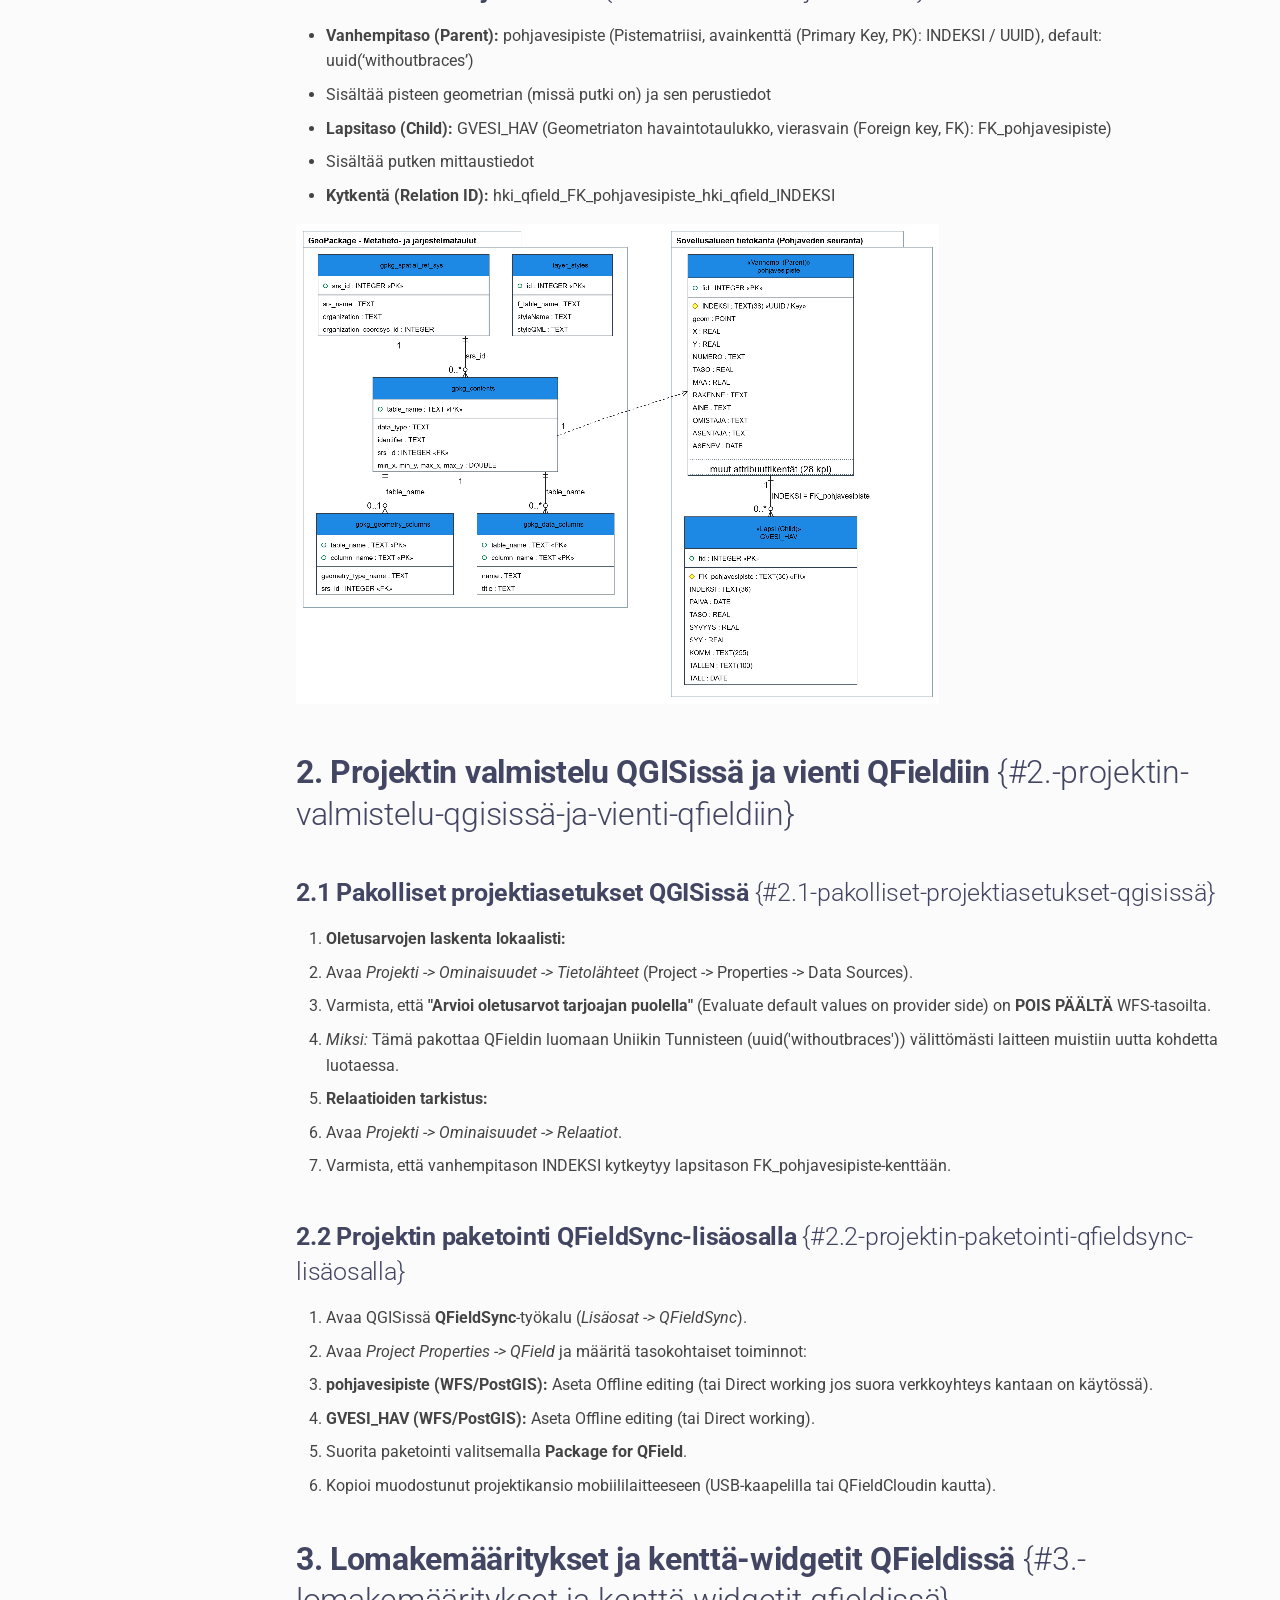
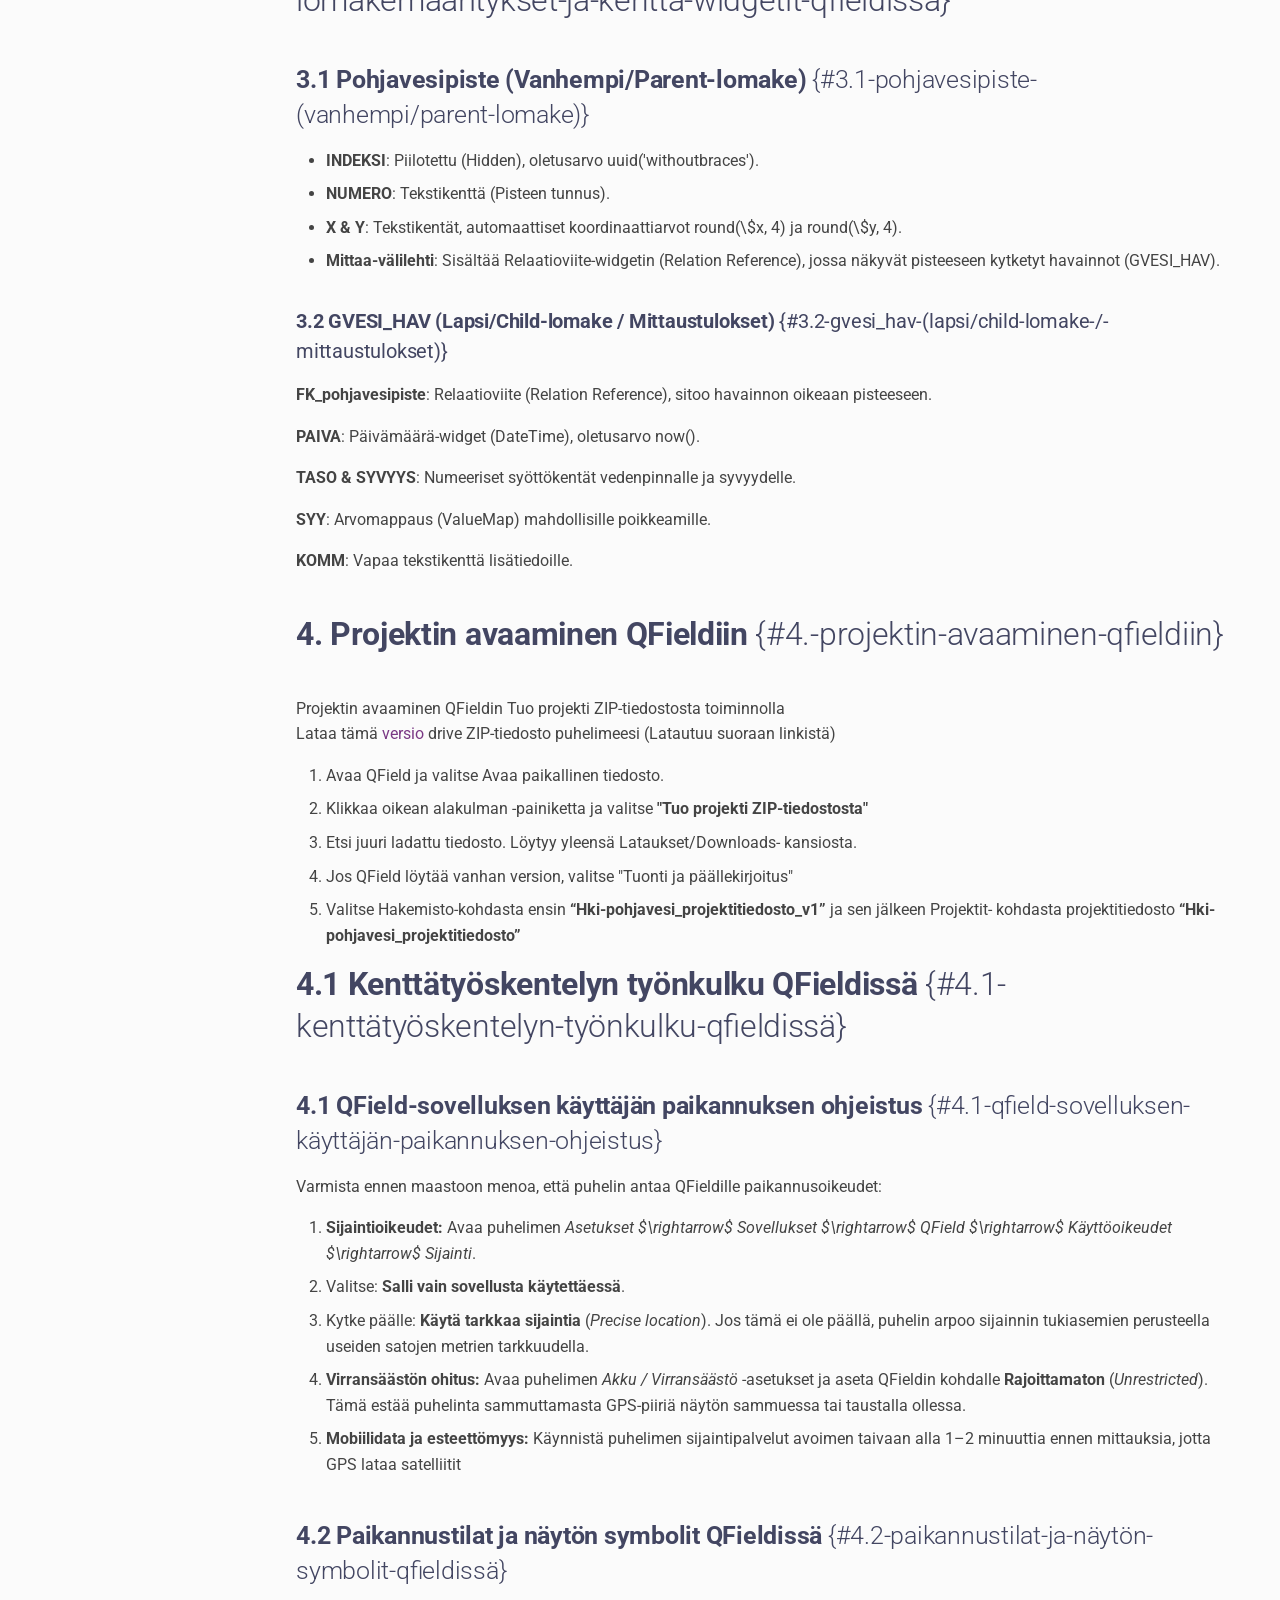
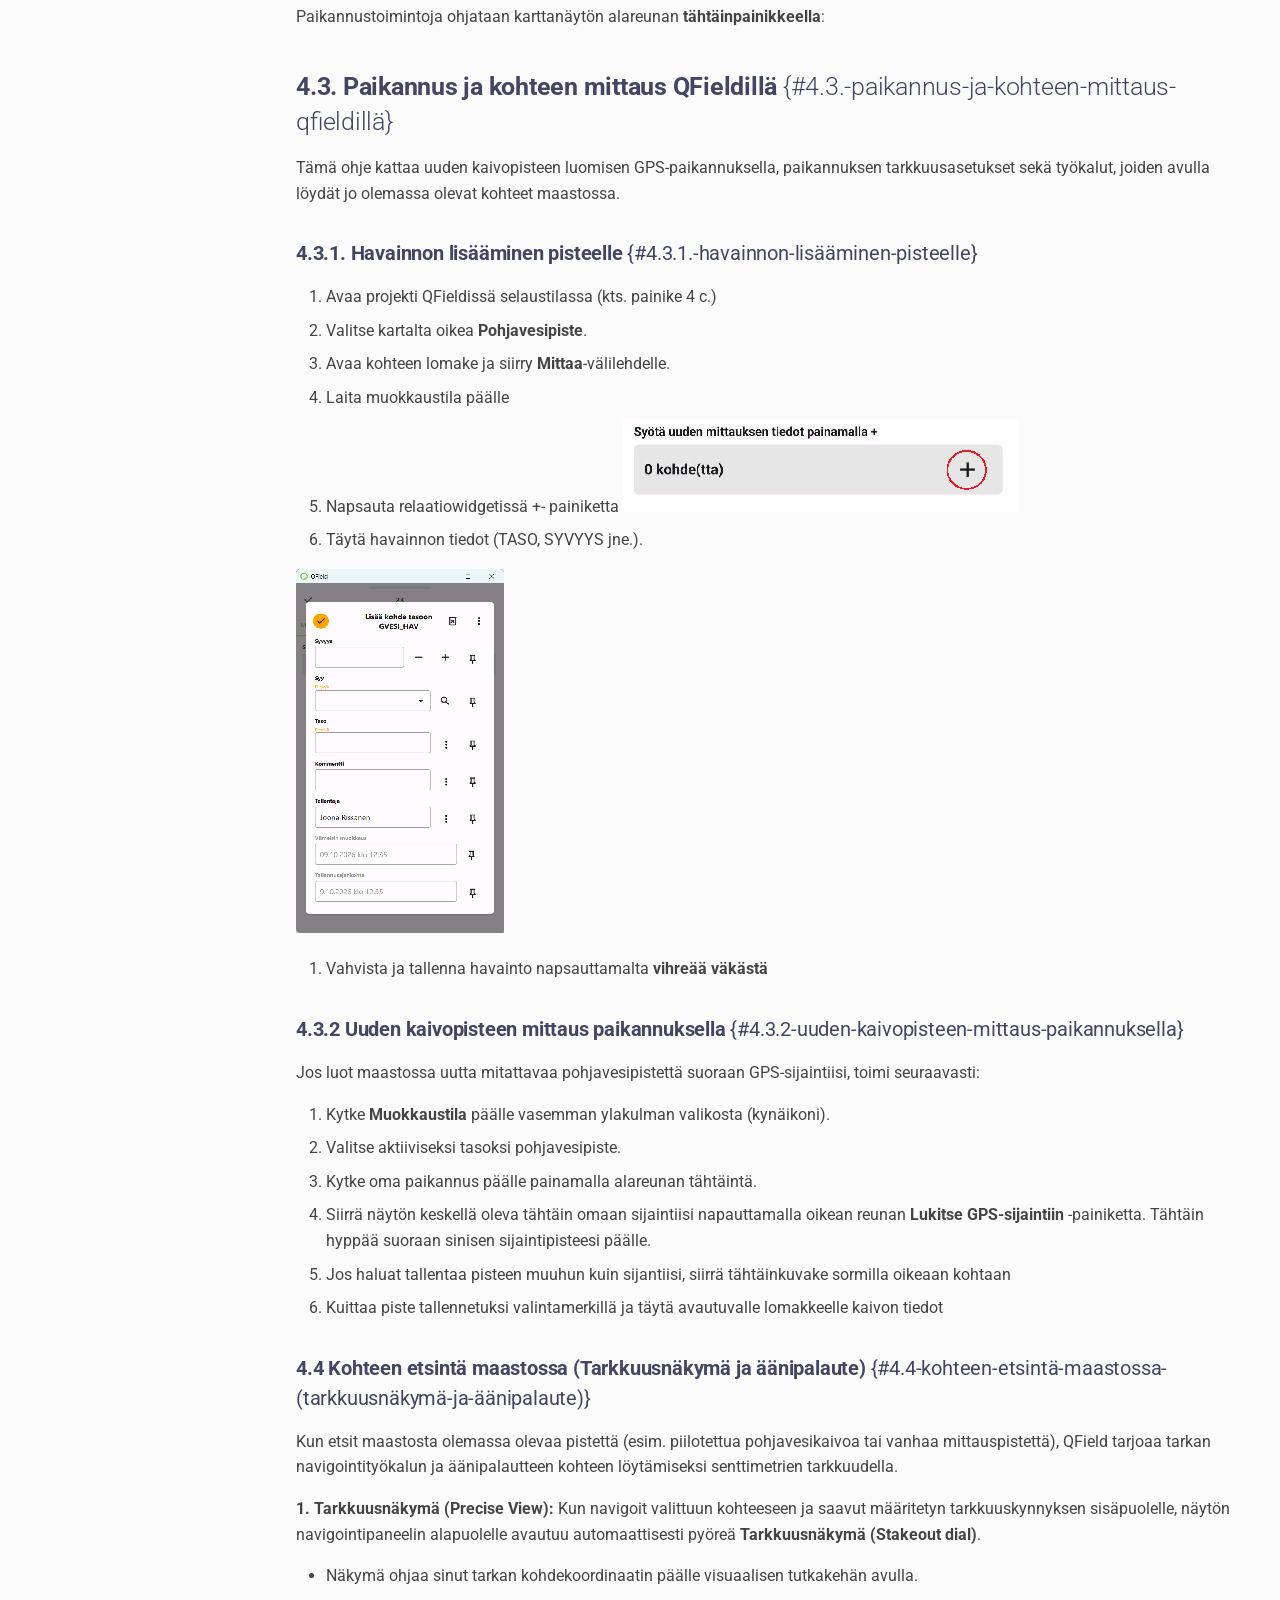
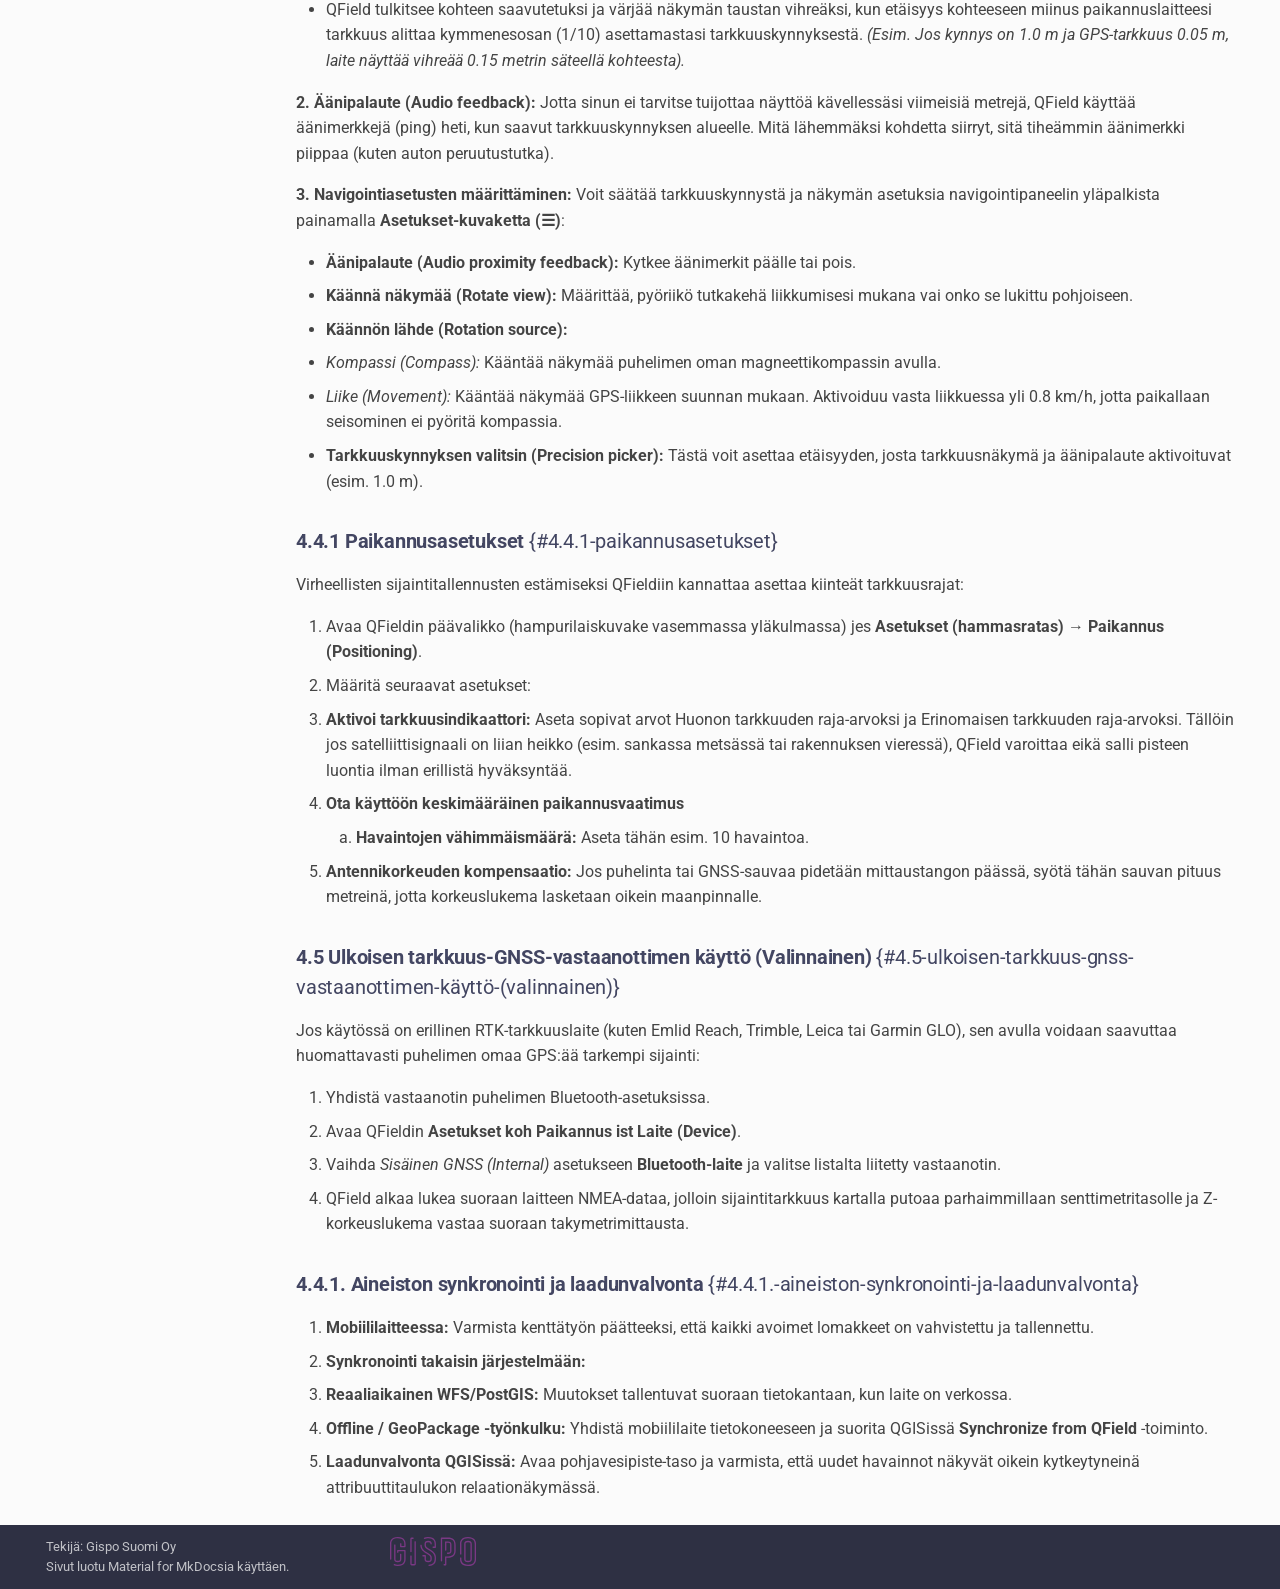
<file: Käyttöönottodokumentti.html>
<!DOCTYPE html><html lang="fi" class="no-js"><head>
    
      <meta charset="utf-8">
      <meta name="viewport" content="width=device-width,initial-scale=1">
      
      
      
        <link rel="canonical" href="https://gispocoding.github.io/QField-putket/K%C3%A4ytt%C3%B6%C3%B6nottodokumentti.html">
      
      
      
      
        
      
      
      <link rel="icon" href="img/gispologo.svg">
      <meta name="generator" content="mkdocs-1.6.1, mkdocs-material-9.8.0">
    
    
      
        <title>Helsingin kaupunki: Pohjavesiputkien QField- maastotiedonkeruulomakkeet - Käyttöohje</title>
      
    
    
      <link rel="stylesheet" href="assets/stylesheets/main.57a0d79d.min.css">
      
        
        <link rel="stylesheet" href="assets/stylesheets/palette.fb2fffe2.min.css">
      
      


    
    
      
    
    
      
        
        
        <link rel="preconnect" href="https://fonts.gstatic.com" crossorigin="">
        <link rel="stylesheet" href="https://fonts.googleapis.com/css?family=Roboto:300,300i,400,400i,700,700i%7CRoboto+Mono:400,400i,700,700i&amp;display=fallback">
        <style>:root{--md-text-font:"Roboto";--md-code-font:"Roboto Mono"}</style>
      
    
    
      <link rel="stylesheet" href="assets/_mkdocstrings.css">
    
      <link rel="stylesheet" href="stylesheets/extra.css">
    
    <script>__md_scope=new URL(".",location),__md_hash=e=>[...e].reduce(((e,_)=>(e<<5)-e+_.charCodeAt(0)),0),__md_get=(e,_=localStorage,t=__md_scope)=>JSON.parse(_.getItem(t.pathname+"."+e)),__md_set=(e,_,t=localStorage,a=__md_scope)=>{try{t.setItem(a.pathname+"."+e,JSON.stringify(_))}catch(e){}}</script>
    
      

    
    
  <link href="assets/stylesheets/glightbox.min.css" rel="stylesheet"><script src="assets/javascripts/glightbox.min.js"></script><style id="glightbox-style">
            html.glightbox-open { overflow: initial; height: 100%; }
            .gslide-title { margin-top: 0px; user-select: text; }
            .gslide-desc { color: #666; user-select: text; }
            .gslide-image img { background: white; }
            .gscrollbar-fixer { padding-right: 15px; }
            .gdesc-inner { font-size: 0.75rem; }
            body[data-md-color-scheme="slate"] .gdesc-inner { background: var(--md-default-bg-color); }
            body[data-md-color-scheme="slate"] .gslide-title { color: var(--md-default-fg-color); }
            body[data-md-color-scheme="slate"] .gslide-desc { color: var(--md-default-fg-color); }
        </style></head>
  
  
    
    
    
    
    
    <body dir="ltr" data-md-color-scheme="default" data-md-color-primary="indigo" data-md-color-accent="indigo">
  
    
    <input class="md-toggle" data-md-toggle="drawer" type="checkbox" id="__drawer" autocomplete="off">
    <input class="md-toggle" data-md-toggle="search" type="checkbox" id="__search" autocomplete="off">
    <label class="md-overlay" for="__drawer"></label>
    <div data-md-component="skip">
      
        
        <a href="#helsingin-kaupunki-pohjavesiputkien-qfield-maastotiedonkeruulomakkeet" class="md-skip">
          Hyppää sisältöön
        </a>
      
    </div>
    <div data-md-component="announce">
      
    </div>
    
    
      

  

<header class="md-header md-header--shadow" data-md-component="header">
  <nav class="md-header__inner md-grid" aria-label="Ylätunniste">
    <a href="index.html" title="Käyttöohje" class="md-header__button md-logo" aria-label="Käyttöohje" data-md-component="logo">
      
  <img src="img/gispologo.svg" alt="logo">

    </a>
    <label class="md-header__button md-icon" for="__drawer">
      
      <svg xmlns="http://www.w3.org/2000/svg" viewBox="0 0 24 24"><path d="M3 6h18v2H3zm0 5h18v2H3zm0 5h18v2H3z"></path></svg>
    </label>
    <div class="md-header__title" data-md-component="header-title">
      <div class="md-header__ellipsis">
        <div class="md-header__topic">
          <span class="md-ellipsis">
            Käyttöohje
          </span>
        </div>
        <div class="md-header__topic" data-md-component="header-topic">
          <span class="md-ellipsis">
            
              Helsingin kaupunki: Pohjavesiputkien QField- maastotiedonkeruulomakkeet
            
          </span>
        </div>
      </div>
    </div>
    
      
    
    
    
    
      
      
        <label class="md-header__button md-icon" for="__search">
          
          <svg xmlns="http://www.w3.org/2000/svg" viewBox="0 0 24 24"><path d="M9.5 3A6.5 6.5 0 0 1 16 9.5c0 1.61-.59 3.09-1.56 4.23l.27.27h.79l5 5-1.5 1.5-5-5v-.79l-.27-.27A6.52 6.52 0 0 1 9.5 16 6.5 6.5 0 0 1 3 9.5 6.5 6.5 0 0 1 9.5 3m0 2C7 5 5 7 5 9.5S7 14 9.5 14 14 12 14 9.5 12 5 9.5 5"></path></svg>
        </label>
        <div class="md-search" data-md-component="search" role="dialog">
  <label class="md-search__overlay" for="__search"></label>
  <div class="md-search__inner" role="search">
    <form class="md-search__form" name="search">
      <input type="text" class="md-search__input" name="query" aria-label="Hae" placeholder="Hae" autocapitalize="off" autocorrect="off" autocomplete="off" spellcheck="false" data-md-component="search-query" required="">
      <label class="md-search__icon md-icon" for="__search">
        
        <svg xmlns="http://www.w3.org/2000/svg" viewBox="0 0 24 24"><path d="M9.5 3A6.5 6.5 0 0 1 16 9.5c0 1.61-.59 3.09-1.56 4.23l.27.27h.79l5 5-1.5 1.5-5-5v-.79l-.27-.27A6.52 6.52 0 0 1 9.5 16 6.5 6.5 0 0 1 3 9.5 6.5 6.5 0 0 1 9.5 3m0 2C7 5 5 7 5 9.5S7 14 9.5 14 14 12 14 9.5 12 5 9.5 5"></path></svg>
        
        <svg xmlns="http://www.w3.org/2000/svg" viewBox="0 0 24 24"><path d="M20 11v2H8l5.5 5.5-1.42 1.42L4.16 12l7.92-7.92L13.5 5.5 8 11z"></path></svg>
      </label>
      <nav class="md-search__options" aria-label="Haku">
        
        <button type="reset" class="md-search__icon md-icon" title="Tyhjää" aria-label="Tyhjää" tabindex="-1">
          
          <svg xmlns="http://www.w3.org/2000/svg" viewBox="0 0 24 24"><path d="M19 6.41 17.59 5 12 10.59 6.41 5 5 6.41 10.59 12 5 17.59 6.41 19 12 13.41 17.59 19 19 17.59 13.41 12z"></path></svg>
        </button>
      </nav>
      
        <div class="md-search__suggest" data-md-component="search-suggest"></div>
      
    </form>
    <div class="md-search__output">
      <div class="md-search__scrollwrap" tabindex="0" data-md-scrollfix="">
        <div class="md-search-result" data-md-component="search-result">
          <div class="md-search-result__meta">
            Aloitetaan hakua
          </div>
          <ol class="md-search-result__list" role="presentation"></ol>
        </div>
      </div>
    </div>
  </div>
</div>
      
    
    
  </nav>
  
</header>
    
    <div class="md-container" data-md-component="container">
      
      
        
          
        
      
      <main class="md-main" data-md-component="main">
        <div class="md-main__inner md-grid">
          
            
              
              <div class="md-sidebar md-sidebar--primary" data-md-component="sidebar" data-md-type="navigation">
                <div class="md-sidebar__scrollwrap">
                  <div class="md-sidebar__inner">
                    



  

<nav class="md-nav md-nav--primary md-nav--integrated" aria-label="Navigaatio" data-md-level="0">
  <label class="md-nav__title" for="__drawer">
    <a href="index.html" title="Käyttöohje" class="md-nav__button md-logo" aria-label="Käyttöohje" data-md-component="logo">
      
  <img src="img/gispologo.svg" alt="logo">

    </a>
    Käyttöohje
  </label>
  
  <ul class="md-nav__list" data-md-scrollfix="">
    
      
      
  
  
  
  
    <li class="md-nav__item">
      <a href="index.html" class="md-nav__link">
        
  
  
  <span class="md-ellipsis">
    
  
    <img src="img/markkeri.png"> Koti
  

    
  </span>
  
  

      </a>
    </li>
  

    
      
      
  
  
  
  
    
    
    
    
    
    <li class="md-nav__item md-nav__item--nested">
      
        
        
        <input class="md-nav__toggle md-toggle " type="checkbox" id="__nav_2">
        
          
          <label class="md-nav__link" for="__nav_2" id="__nav_2_label" tabindex="0">
            
  
  
  <span class="md-ellipsis">
    
  
    0. Ylläpitäjän ohje
  

    
  </span>
  
  

            <span class="md-nav__icon md-icon"></span>
          </label>
        
        <nav class="md-nav" data-md-level="1" aria-labelledby="__nav_2_label" aria-expanded="false">
          <label class="md-nav__title" for="__nav_2">
            <span class="md-nav__icon md-icon"></span>
            
  
    0. Ylläpitäjän ohje
  

          </label>
          <ul class="md-nav__list" data-md-scrollfix="">
            
              
                
  
  
  
  
    <li class="md-nav__item">
      <a href="1_johdanto.html" class="md-nav__link">
        
  
  
  <span class="md-ellipsis">
    
  
    Johdanto
  

    
  </span>
  
  

      </a>
    </li>
  

              
            
              
                
  
  
  
  
    <li class="md-nav__item">
      <a href="2_projektin_valmistelu_qgississa_ja_vienti_qfieldiin.html" class="md-nav__link">
        
  
  
  <span class="md-ellipsis">
    
  
    Projektin valmistelu
  

    
  </span>
  
  

      </a>
    </li>
  

              
            
              
                
  
  
  
  
    <li class="md-nav__item">
      <a href="3_lomakemaaritykset.html" class="md-nav__link">
        
  
  
  <span class="md-ellipsis">
    
  
    Lomakemääritykset
  

    
  </span>
  
  

      </a>
    </li>
  

              
            
          </ul>
        </nav>
      
    </li>
  

    
      
      
  
  
  
  
    <li class="md-nav__item">
      <a href="1_alkuvalmistelu.html" class="md-nav__link">
        
  
  
  <span class="md-ellipsis">
    
  
    1. Alkuvalmistelu
  

    
  </span>
  
  

      </a>
    </li>
  

    
      
      
  
  
  
  
    <li class="md-nav__item">
      <a href="4_kenttatyoskentely.html" class="md-nav__link">
        
  
  
  <span class="md-ellipsis">
    
  
    2. Kenttätyöskentely
  

    
  </span>
  
  

      </a>
    </li>
  

    
      
      
  
  
  
  
    <li class="md-nav__item">
      <a href="muutosloki.html" class="md-nav__link">
        
  
  
  <span class="md-ellipsis">
    
  
    3. Muutosloki
  

    
  </span>
  
  

      </a>
    </li>
  

    
  </ul>
</nav>
                  </div>
                </div>
              </div>
            
            
          
          
            <div class="md-content" data-md-component="content">
              
              <article class="md-content__inner md-typeset">
                
                  



<h1 id="helsingin-kaupunki-pohjavesiputkien-qfield-maastotiedonkeruulomakkeet">Helsingin kaupunki:  Pohjavesiputkien QField- maastotiedonkeruulomakkeet</h1>
<h1 id="kayttoonotto-ohje">käyttöönotto-ohje</h1>
<h1 id="historia">Historia</h1>
<table>
<thead>
<tr>
<th>Pvm</th>
<th>Muutos</th>
<th>Tekijä</th>
</tr>
</thead>
<tbody>
<tr>
<td>2026-10-08</td>
<td>Ensimmäinen versio</td>
<td>Joona Rissanen</td>
</tr>
<tr>
<td>2026-10-29</td>
<td>Korjauksia ja muotoiluja</td>
<td>Juho Rekilä</td>
</tr>
<tr>
<td></td>
<td></td>
<td></td>
</tr>
</tbody>
</table>
<h1 id="sisalto">Sisältö</h1>
<p><a href="#johdanto"><strong>1. Johdanto 2</strong></a></p>
<p><a href="#1.1-tasorakenne-ja-relaatiot">1.1 Tasorakenne ja relaatiot   2</a></p>
<p><a href="#2.-projektin-valmistelu-qgisissä-ja-vienti-qfieldiin">2. Projektin valmistelu QGISissä ja vienti QFieldiin  2</a></p>
<p><a href="#2.1-pakolliset-projektiasetukset-qgisissä">2.1 Pakolliset projektiasetukset QGISissä  3</a></p>
<p><a href="#2.2-projektin-paketointi-qfieldsync-lisäosalla">2.2 Projektin paketointi QFieldSync-lisäosalla 3</a></p>
<p><a href="#3.-lomakemääritykset-ja-kenttä-widgetit-qfieldissä">3. Lomakemääritykset ja kenttä-widgetit QFieldissä    3</a></p>
<p><a href="#3.1-pohjavesipiste-(vanhempi/parent-lomake)">3.1 Pohjavesipiste (Vanhempi/Parent-lomake)    4</a></p>
<p><a href="#3.2-gvesi_hav-(lapsi/child-lomake-/-mittaustulokset)">3.2 GVESI_HAV (Lapsi/Child-lomake / Mittaustulokset)  4</a></p>
<p><a href="#4.-projektin-avaaminen-qfieldiin">4. Projektin avaaminen QFieldiin  5</a></p>
<p><a href="#4.1-kenttätyöskentelyn-työnkulku-qfieldissä"><strong>4.1 Kenttätyöskentelyn työnkulku QFieldissä  5</strong></a></p>
<p><a href="#4.1-qfield-sovelluksen-käyttäjän-paikannuksen-ohjeistus">4.1 QField-sovelluksen käyttäjän paikannuksen ohjeistus    7</a></p>
<p><a href="#4.2-paikannustilat-ja-näytön-symbolit-qfieldissä">4.2 Paikannustilat ja näytön symbolit QFieldissä   7</a></p>
<p><a href="#4.3.-paikannus-ja-kohteen-mittaus-qfieldillä">4.3. Paikannus ja kohteen mittaus QFieldillä   8</a></p>
<p><a href="#4.3.2-uuden-kaivopisteen-mittaus-paikannuksella">4.3.1 Uuden kaivopisteen mittaus paikannuksella    8</a></p>
<p><a href="#4.4-kohteen-etsintä-maastossa-(tarkkuusnäkymä-ja-äänipalaute)">4.3.2 Kohteen etsintä maastossa (Tarkkuusnäkymä ja äänipalaute)    8</a></p>
<p><a href="#4.4.1-paikannusasetukset">4.3.3. Paikannusasetukset  9</a></p>
<p><a href="#4.5-ulkoisen-tarkkuus-gnss-vastaanottimen-käyttö-(valinnainen)">4.4 Ulkoisen tarkkuus-GNSS-vastaanottimen käyttö (Valinnainen) 10</a></p>
<p><a href="#4.3.1.-havainnon-lisääminen-pisteelle"><strong>4.4.5. Havainnon lisääminen pisteelle    10</strong></a></p>
<p><a href="#4.4.1.-aineiston-synkronointi-ja-laadunvalvonta">4.4.6. Aineiston synkronointi ja laadunvalvonta    11</a></p>
<ol>
<li>
<h1 id="johdanto-johdanto"><strong>Johdanto</strong> {#johdanto}</h1>
</li>
</ol>
<h2 id="11-tasorakenne-ja-relaatiot-11-tasorakenne-ja-relaatiot"><strong>1.1 Tasorakenne ja relaatiot</strong> {#1.1-tasorakenne-ja-relaatiot}</h2>
<ul>
<li><strong>Vanhempitaso (Parent):</strong> pohjavesipiste (Pistematriisi, avainkenttä (Primary Key, PK): INDEKSI / UUID), default: uuid(‘withoutbraces’)  </li>
<li>Sisältää pisteen geometrian (missä putki on) ja sen perustiedot  </li>
<li><strong>Lapsitaso (Child):</strong> GVESI_HAV (Geometriaton havaintotaulukko, vierasvain (Foreign key, FK): FK_pohjavesipiste)  </li>
<li>Sisältää putken mittaustiedot  </li>
<li><strong>Kytkentä (Relation ID):</strong> hki_qfield_FK_pohjavesipiste_hki_qfield_INDEKSI</li>
</ul>
<p><a class="glightbox" data-type="image" data-width="auto" data-height="auto" href="[data-uri]" data-desc-position="bottom"><img alt="" src="[data-uri]"></a></p>
<h1 id="_1"></h1>
<h1 id="2-projektin-valmistelu-qgisissa-ja-vienti-qfieldiin-2-projektin-valmistelu-qgisissa-ja-vienti-qfieldiin"><strong>2. Projektin valmistelu QGISissä ja vienti QFieldiin</strong> {#2.-projektin-valmistelu-qgisissä-ja-vienti-qfieldiin}</h1>
<h2 id="21-pakolliset-projektiasetukset-qgisissa-21-pakolliset-projektiasetukset-qgisissa"><strong>2.1 Pakolliset projektiasetukset QGISissä</strong> {#2.1-pakolliset-projektiasetukset-qgisissä}</h2>
<ol>
<li><strong>Oletusarvojen laskenta lokaalisti:</strong>  </li>
<li>Avaa <em>Projekti -&gt; Ominaisuudet -&gt; Tietolähteet</em> (Project -&gt; Properties -&gt; Data Sources).  </li>
<li>Varmista, että <strong>"Arvioi oletusarvot tarjoajan puolella"</strong> (Evaluate default values on provider side) on <strong>POIS PÄÄLTÄ</strong> WFS-tasoilta.  </li>
<li><em>Miksi:</em> Tämä pakottaa QFieldin luomaan Uniikin Tunnisteen (uuid('withoutbraces')) välittömästi laitteen muistiin uutta kohdetta luotaessa.  </li>
<li><strong>Relaatioiden tarkistus:</strong>  </li>
<li>Avaa <em>Projekti -&gt; Ominaisuudet -&gt; Relaatiot</em>.  </li>
<li>Varmista, että vanhempitason INDEKSI kytkeytyy lapsitason FK_pohjavesipiste-kenttään.</li>
</ol>
<h2 id="22-projektin-paketointi-qfieldsync-lisaosalla-22-projektin-paketointi-qfieldsync-lisaosalla"><strong>2.2 Projektin paketointi QFieldSync-lisäosalla</strong> {#2.2-projektin-paketointi-qfieldsync-lisäosalla}</h2>
<ol>
<li>Avaa QGISissä <strong>QFieldSync</strong>-työkalu (<em>Lisäosat -&gt; QFieldSync</em>).  </li>
<li>Avaa <em>Project Properties -&gt; QField</em> ja määritä tasokohtaiset toiminnot:  </li>
<li><strong>pohjavesipiste (WFS/PostGIS):</strong> Aseta Offline editing (tai Direct working jos suora verkkoyhteys kantaan on käytössä).  </li>
<li><strong>GVESI_HAV (WFS/PostGIS):</strong> Aseta Offline editing (tai Direct working).  </li>
<li>Suorita paketointi valitsemalla <strong>Package for QField</strong>.  </li>
<li>Kopioi muodostunut projektikansio mobiililaitteeseen (USB-kaapelilla tai QFieldCloudin kautta).</li>
</ol>
<h1 id="_2"></h1>
<h1 id="3-lomakemaaritykset-ja-kentta-widgetit-qfieldissa-3-lomakemaaritykset-ja-kentta-widgetit-qfieldissa"><strong>3. Lomakemääritykset ja kenttä-widgetit QFieldissä</strong> {#3.-lomakemääritykset-ja-kenttä-widgetit-qfieldissä}</h1>
<h2 id="31-pohjavesipiste-vanhempiparent-lomake-31-pohjavesipiste-vanhempiparent-lomake"><strong>3.1 Pohjavesipiste (Vanhempi/Parent-lomake)</strong> {#3.1-pohjavesipiste-(vanhempi/parent-lomake)}</h2>
<ul>
<li><strong>INDEKSI</strong>: Piilotettu (Hidden), oletusarvo uuid('withoutbraces').  </li>
<li><strong>NUMERO</strong>: Tekstikenttä (Pisteen tunnus).  </li>
<li><strong>X &amp; Y</strong>: Tekstikentät, automaattiset koordinaattiarvot round(\$x, 4) ja round(\$y, 4).  </li>
<li><strong>Mittaa-välilehti</strong>: Sisältää Relaatioviite-widgetin (Relation Reference), jossa näkyvät pisteeseen kytketyt havainnot (GVESI_HAV).</li>
</ul>
<h3 id="32-gvesi_hav-lapsichild-lomake-mittaustulokset-32-gvesi_hav-lapsichild-lomake-mittaustulokset"><strong>3.2 GVESI_HAV (Lapsi/Child-lomake / Mittaustulokset)</strong> {#3.2-gvesi_hav-(lapsi/child-lomake-/-mittaustulokset)}</h3>
<p><strong>FK_pohjavesipiste</strong>: Relaatioviite (Relation Reference), sitoo havainnon oikeaan pisteeseen.</p>
<p><strong>PAIVA</strong>: Päivämäärä-widget (DateTime), oletusarvo now().</p>
<p><strong>TASO &amp; SYVYYS</strong>: Numeeriset syöttökentät vedenpinnalle ja syvyydelle.</p>
<p><strong>SYY</strong>: Arvomappaus (ValueMap) mahdollisille poikkeamille.</p>
<p><strong>KOMM</strong>: Vapaa tekstikenttä lisätiedoille.</p>
<h1 id="_3"></h1>
<h1 id="4-projektin-avaaminen-qfieldiin-4-projektin-avaaminen-qfieldiin"><strong>4. Projektin avaaminen QFieldiin</strong> {#4.-projektin-avaaminen-qfieldiin}</h1>
<p>Projektin avaaminen QFieldin Tuo projekti ZIP-tiedostosta toiminnolla<br>
Lataa tämä <a href="https://drive.google.com/uc?export=download&amp;id=1JRZVbvCjtMF9B2ox4LwmL-OoaOM6lCo-">versio</a> drive ZIP-tiedosto puhelimeesi (Latautuu suoraan linkistä)</p>
<ol>
<li>Avaa QField ja valitse Avaa paikallinen tiedosto.  </li>
<li>Klikkaa oikean alakulman  -painiketta ja valitse <strong>"Tuo projekti ZIP-tiedostosta"</strong>  </li>
<li>Etsi juuri ladattu tiedosto. Löytyy yleensä Lataukset/Downloads- kansiosta.  </li>
<li>Jos QField löytää vanhan version, valitse "Tuonti ja päällekirjoitus"  </li>
<li>Valitse Hakemisto-kohdasta ensin <strong>“Hki-pohjavesi_projektitiedosto_v1”</strong> ja sen jälkeen Projektit- kohdasta projektitiedosto <strong>“Hki-pohjavesi_projektitiedosto”</strong></li>
</ol>
<h1 id="41-kenttatyoskentelyn-tyonkulku-qfieldissa-41-kenttatyoskentelyn-tyonkulku-qfieldissa"><strong>4.1 Kenttätyöskentelyn työnkulku QFieldissä</strong> {#4.1-kenttätyöskentelyn-työnkulku-qfieldissä}</h1>
<h2 id="41-qfield-sovelluksen-kayttajan-paikannuksen-ohjeistus-41-qfield-sovelluksen-kayttajan-paikannuksen-ohjeistus"><strong>4.1 QField-sovelluksen käyttäjän paikannuksen ohjeistus</strong> {#4.1-qfield-sovelluksen-käyttäjän-paikannuksen-ohjeistus}</h2>
<p>Varmista ennen maastoon menoa, että puhelin antaa QFieldille paikannusoikeudet:</p>
<ol>
<li><strong>Sijaintioikeudet:</strong> Avaa puhelimen <em>Asetukset $\rightarrow$ Sovellukset $\rightarrow$ QField $\rightarrow$ Käyttöoikeudet $\rightarrow$ Sijainti</em>.  </li>
<li>Valitse: <strong>Salli vain sovellusta käytettäessä</strong>.  </li>
<li>Kytke päälle: <strong>Käytä tarkkaa sijaintia</strong> (<em>Precise location</em>). Jos tämä ei ole päällä, puhelin arpoo sijainnin tukiasemien perusteella useiden satojen metrien tarkkuudella.  </li>
<li><strong>Virransäästön ohitus:</strong> Avaa puhelimen <em>Akku / Virransäästö</em> -asetukset ja aseta QFieldin kohdalle <strong>Rajoittamaton</strong> (<em>Unrestricted</em>). Tämä estää puhelinta sammuttamasta GPS-piiriä näytön sammuessa tai taustalla ollessa.  </li>
<li><strong>Mobiilidata ja esteettömyys:</strong> Käynnistä puhelimen sijaintipalvelut avoimen taivaan alla 1–2 minuuttia ennen mittauksia, jotta GPS lataa satelliitit</li>
</ol>
<h2 id="42-paikannustilat-ja-nayton-symbolit-qfieldissa-42-paikannustilat-ja-nayton-symbolit-qfieldissa"><strong>4.2 Paikannustilat ja näytön symbolit QFieldissä</strong> {#4.2-paikannustilat-ja-näytön-symbolit-qfieldissä}</h2>
<p>Paikannustoimintoja ohjataan karttanäytön alareunan <strong>tähtäinpainikkeella</strong>:</p>
<h2 id="43-paikannus-ja-kohteen-mittaus-qfieldilla-43-paikannus-ja-kohteen-mittaus-qfieldilla"><strong>4.3. Paikannus ja kohteen mittaus QFieldillä</strong> {#4.3.-paikannus-ja-kohteen-mittaus-qfieldillä}</h2>
<p>Tämä ohje kattaa uuden kaivopisteen luomisen GPS-paikannuksella, paikannuksen tarkkuusasetukset sekä työkalut, joiden avulla löydät jo olemassa olevat kohteet maastossa.</p>
<h3 id="431-havainnon-lisaaminen-pisteelle-431-havainnon-lisaaminen-pisteelle"><strong>4.3.1. Havainnon lisääminen pisteelle</strong> {#4.3.1.-havainnon-lisääminen-pisteelle}</h3>
<ol>
<li>Avaa projekti QFieldissä selaustilassa (kts. painike 4 c.)  </li>
<li>Valitse kartalta oikea <strong>Pohjavesipiste</strong>.  </li>
<li>Avaa kohteen lomake ja siirry <strong>Mittaa</strong>-välilehdelle.  </li>
<li>Laita muokkaustila päälle   </li>
<li>Napsauta relaatiowidgetissä +- painiketta <strong><a class="glightbox" data-type="image" data-width="auto" data-height="auto" href="[data-uri]" data-desc-position="bottom"><img alt="" src="[data-uri]"></a></strong>  </li>
<li>Täytä havainnon tiedot (TASO, SYVYYS jne.).</li>
</ol>
<p><a class="glightbox" data-type="image" data-width="auto" data-height="auto" href="[data-uri]" data-desc-position="bottom"><img alt="" src="[data-uri]"></a></p>
<ol>
<li>Vahvista ja tallenna havainto napsauttamalta <strong>vihreää väkästä</strong></li>
</ol>
<h3 id="432-uuden-kaivopisteen-mittaus-paikannuksella-432-uuden-kaivopisteen-mittaus-paikannuksella"><strong>4.3.2 Uuden kaivopisteen mittaus paikannuksella</strong> {#4.3.2-uuden-kaivopisteen-mittaus-paikannuksella}</h3>
<p>Jos luot maastossa uutta mitattavaa pohjavesipistettä suoraan GPS-sijaintiisi, toimi seuraavasti:</p>
<ol>
<li>Kytke <strong>Muokkaustila</strong> päälle vasemman ylakulman valikosta (kynäikoni).  </li>
<li>Valitse aktiiviseksi tasoksi pohjavesipiste.  </li>
<li>Kytke oma paikannus päälle painamalla alareunan tähtäintä.  </li>
<li>Siirrä näytön keskellä oleva tähtäin omaan sijaintiisi napauttamalla oikean reunan <strong>Lukitse GPS-sijaintiin</strong> -painiketta. Tähtäin hyppää suoraan sinisen sijaintipisteesi päälle.  </li>
<li>Jos haluat tallentaa pisteen muuhun kuin sijantiisi, siirrä tähtäinkuvake sormilla oikeaan kohtaan  </li>
<li>Kuittaa piste tallennetuksi valintamerkillä ja täytä avautuvalle lomakkeelle kaivon tiedot</li>
</ol>
<h3 id="44-kohteen-etsinta-maastossa-tarkkuusnakyma-ja-aanipalaute-44-kohteen-etsinta-maastossa-tarkkuusnakyma-ja-aanipalaute"><strong>4.4 Kohteen etsintä maastossa (Tarkkuusnäkymä ja äänipalaute)</strong> {#4.4-kohteen-etsintä-maastossa-(tarkkuusnäkymä-ja-äänipalaute)}</h3>
<p>Kun etsit maastosta olemassa olevaa pistettä (esim. piilotettua pohjavesikaivoa tai vanhaa mittauspistettä), QField tarjoaa tarkan navigointityökalun ja äänipalautteen kohteen löytämiseksi senttimetrien tarkkuudella.</p>
<p><strong>1. Tarkkuusnäkymä (Precise View):</strong> Kun navigoit valittuun kohteeseen ja saavut määritetyn tarkkuuskynnyksen sisäpuolelle, näytön navigointipaneelin alapuolelle avautuu automaattisesti pyöreä <strong>Tarkkuusnäkymä (Stakeout dial)</strong>.</p>
<ul>
<li>Näkymä ohjaa sinut tarkan kohdekoordinaatin päälle visuaalisen tutkakehän avulla.  </li>
<li>QField tulkitsee kohteen saavutetuksi ja värjää näkymän taustan vihreäksi, kun etäisyys kohteeseen miinus paikannuslaitteesi tarkkuus alittaa kymmenesosan (1/10) asettamastasi tarkkuuskynnyksestä. <em>(Esim. Jos kynnys on 1.0 m ja GPS-tarkkuus 0.05 m, laite näyttää vihreää 0.15 metrin säteellä kohteesta).</em></li>
</ul>
<p><strong>2. Äänipalaute (Audio feedback):</strong> Jotta sinun ei tarvitse tuijottaa näyttöä kävellessäsi viimeisiä metrejä, QField käyttää äänimerkkejä (ping) heti, kun saavut tarkkuuskynnyksen alueelle. Mitä lähemmäksi kohdetta siirryt, sitä tiheämmin äänimerkki piippaa (kuten auton peruutustutka).</p>
<p><strong>3. Navigointiasetusten määrittäminen:</strong> Voit säätää tarkkuuskynnystä ja näkymän asetuksia navigointipaneelin yläpalkista painamalla <strong>Asetukset-kuvaketta (☰)</strong>:</p>
<ul>
<li><strong>Äänipalaute (Audio proximity feedback):</strong> Kytkee äänimerkit päälle tai pois.  </li>
<li><strong>Käännä näkymää (Rotate view):</strong> Määrittää, pyöriikö tutkakehä liikkumisesi mukana vai onko se lukittu pohjoiseen.  </li>
<li><strong>Käännön lähde (Rotation source):</strong>  </li>
<li><em>Kompassi (Compass):</em> Kääntää näkymää puhelimen oman magneettikompassin avulla.  </li>
<li><em>Liike (Movement):</em> Kääntää näkymää GPS-liikkeen suunnan mukaan. Aktivoiduu vasta liikkuessa yli 0.8 km/h, jotta paikallaan seisominen ei pyöritä kompassia.  </li>
<li><strong>Tarkkuuskynnyksen valitsin (Precision picker):</strong> Tästä voit asettaa etäisyyden, josta tarkkuusnäkymä ja äänipalaute aktivoituvat (esim. 1.0 m).</li>
</ul>
<h3 id="_4"></h3>
<h3 id="441-paikannusasetukset-441-paikannusasetukset"><strong>4.4.1 Paikannusasetukset</strong> {#4.4.1-paikannusasetukset}</h3>
<p>Virheellisten sijaintitallennusten estämiseksi QFieldiin kannattaa asettaa kiinteät tarkkuusrajat:</p>
<ol>
<li>Avaa QFieldin päävalikko (hampurilaiskuvake vasemmassa yläkulmassa) jes <strong>Asetukset (hammasratas) → Paikannus (Positioning)</strong>.  </li>
<li>Määritä seuraavat asetukset:  </li>
<li><strong>Aktivoi tarkkuusindikaattori:</strong> Aseta sopivat arvot Huonon tarkkuuden raja-arvoksi ja Erinomaisen tarkkuuden raja-arvoksi. Tällöin jos satelliittisignaali on liian heikko (esim. sankassa metsässä tai rakennuksen vieressä), QField varoittaa eikä salli pisteen luontia ilman erillistä hyväksyntää.  </li>
<li><strong>Ota käyttöön keskimääräinen paikannusvaatimus</strong>  <ol>
<li><strong>Havaintojen vähimmäismäärä:</strong> Aseta tähän esim. 10 havaintoa.  </li>
</ol>
</li>
<li><strong>Antennikorkeuden kompensaatio:</strong> Jos puhelinta tai GNSS-sauvaa pidetään mittaustangon päässä, syötä tähän sauvan pituus metreinä, jotta korkeuslukema lasketaan oikein maanpinnalle.</li>
</ol>
<h3 id="45-ulkoisen-tarkkuus-gnss-vastaanottimen-kaytto-valinnainen-45-ulkoisen-tarkkuus-gnss-vastaanottimen-kaytto-valinnainen"><strong>4.5 Ulkoisen tarkkuus-GNSS-vastaanottimen käyttö (Valinnainen)</strong> {#4.5-ulkoisen-tarkkuus-gnss-vastaanottimen-käyttö-(valinnainen)}</h3>
<p>Jos käytössä on erillinen RTK-tarkkuuslaite (kuten Emlid Reach, Trimble, Leica tai Garmin GLO), sen avulla voidaan saavuttaa huomattavasti puhelimen omaa GPS:ää tarkempi sijainti:</p>
<ol>
<li>Yhdistä vastaanotin puhelimen Bluetooth-asetuksissa.  </li>
<li>Avaa QFieldin <strong>Asetukset koh Paikannus ist Laite (Device)</strong>.  </li>
<li>Vaihda <em>Sisäinen GNSS (Internal)</em> asetukseen <strong>Bluetooth-laite</strong> ja valitse listalta liitetty vastaanotin.  </li>
<li>QField alkaa lukea suoraan laitteen NMEA-dataa, jolloin sijaintitarkkuus kartalla putoaa parhaimmillaan senttimetritasolle ja Z-korkeuslukema vastaa suoraan takymetrimittausta.</li>
</ol>
<h3 id="441-aineiston-synkronointi-ja-laadunvalvonta-441-aineiston-synkronointi-ja-laadunvalvonta"><strong>4.4.1. Aineiston synkronointi ja laadunvalvonta</strong> {#4.4.1.-aineiston-synkronointi-ja-laadunvalvonta}</h3>
<ol>
<li><strong>Mobiililaitteessa:</strong> Varmista kenttätyön päätteeksi, että kaikki avoimet lomakkeet on vahvistettu ja tallennettu.  </li>
<li><strong>Synkronointi takaisin järjestelmään:</strong>  </li>
<li><strong>Reaaliaikainen WFS/PostGIS:</strong> Muutokset tallentuvat suoraan tietokantaan, kun laite on verkossa.  </li>
<li><strong>Offline / GeoPackage -työnkulku:</strong> Yhdistä mobiililaite tietokoneeseen ja suorita QGISissä <strong>Synchronize from QField</strong> -toiminto.  </li>
<li><strong>Laadunvalvonta QGISissä:</strong> Avaa pohjavesipiste-taso ja varmista, että uudet havainnot näkyvät oikein kytkeytyneinä attribuuttitaulukon relaationäkymässä.</li>
</ol>












                
              </article>
            </div>
          
          
<script>var target=document.getElementById(location.hash.slice(1));target&&target.name&&(target.checked=target.name.startsWith("__tabbed_"))</script>
        </div>
        
      </main>
      
        <footer class="md-footer">
  
    
  
  <div class="md-footer-meta md-typeset">
    <div class="md-footer-meta__inner md-grid">
      <div class="md-copyright">
  
    <div class="md-copyright__highlight">
      <img style="float: right; width: 20%;" alt="Gispon logo" src="img/gispologo.svg">
      Tekijä: <a href="mailto:info@gispo.fi">Gispo Suomi Oy</a>
      <br>
      Sivut luotu <a href="https://squidfunk.github.io/mkdocs-material/">Material for MkDocsia</a> käyttäen.
    </div>
  
</div>
      
    </div>
  </div>
</footer>
      
    </div>
    <div class="md-dialog" data-md-component="dialog">
      <div class="md-dialog__inner md-typeset"></div>
    </div>
    
      <div class="md-progress" data-md-component="progress" role="progressbar"></div>
    
    
    
      
      
      <script id="__config" type="application/json">{"annotate": null, "base": ".", "features": ["navigation.footer", "navigation.instant", "navigation.instant.progress", "toc.integrate", "search.suggest", "search.highlight", "header.autohide", "content.code.copy"], "search": "assets/javascripts/workers/search.a7633da7.min.js", "tags": null, "translations": {"clipboard.copied": "Kopioitu leikep\u00f6yd\u00e4lle", "clipboard.copy": "Kopioi leikep\u00f6yd\u00e4lle", "search.result.more.one": "1 lis\u00e4\u00e4 t\u00e4ll\u00e4 sivulla", "search.result.more.other": "# lis\u00e4\u00e4 t\u00e4ll\u00e4 sivulla", "search.result.none": "Ei t\u00e4sm\u00e4\u00e4vi\u00e4 dokumentteja", "search.result.one": "1 t\u00e4sm\u00e4\u00e4v\u00e4 dokumentti", "search.result.other": "# t\u00e4sm\u00e4\u00e4v\u00e4\u00e4 dokumenttia", "search.result.placeholder": "Kirjoita aloittaaksesi haun", "search.result.term.missing": "Puuttuu", "select.version": "Valitse versio"}, "version": null}</script>
    
    
      <script src="assets/javascripts/bundle.c21346df.min.js"></script>
      
    
  
<script id="init-glightbox">const lightbox = GLightbox({"touchNavigation": true, "loop": false, "zoomable": true, "draggable": true, "openEffect": "zoom", "closeEffect": "zoom", "slideEffect": "slide"});
document$.subscribe(()=>{ lightbox.reload(); });
</script></body></html>
</file>
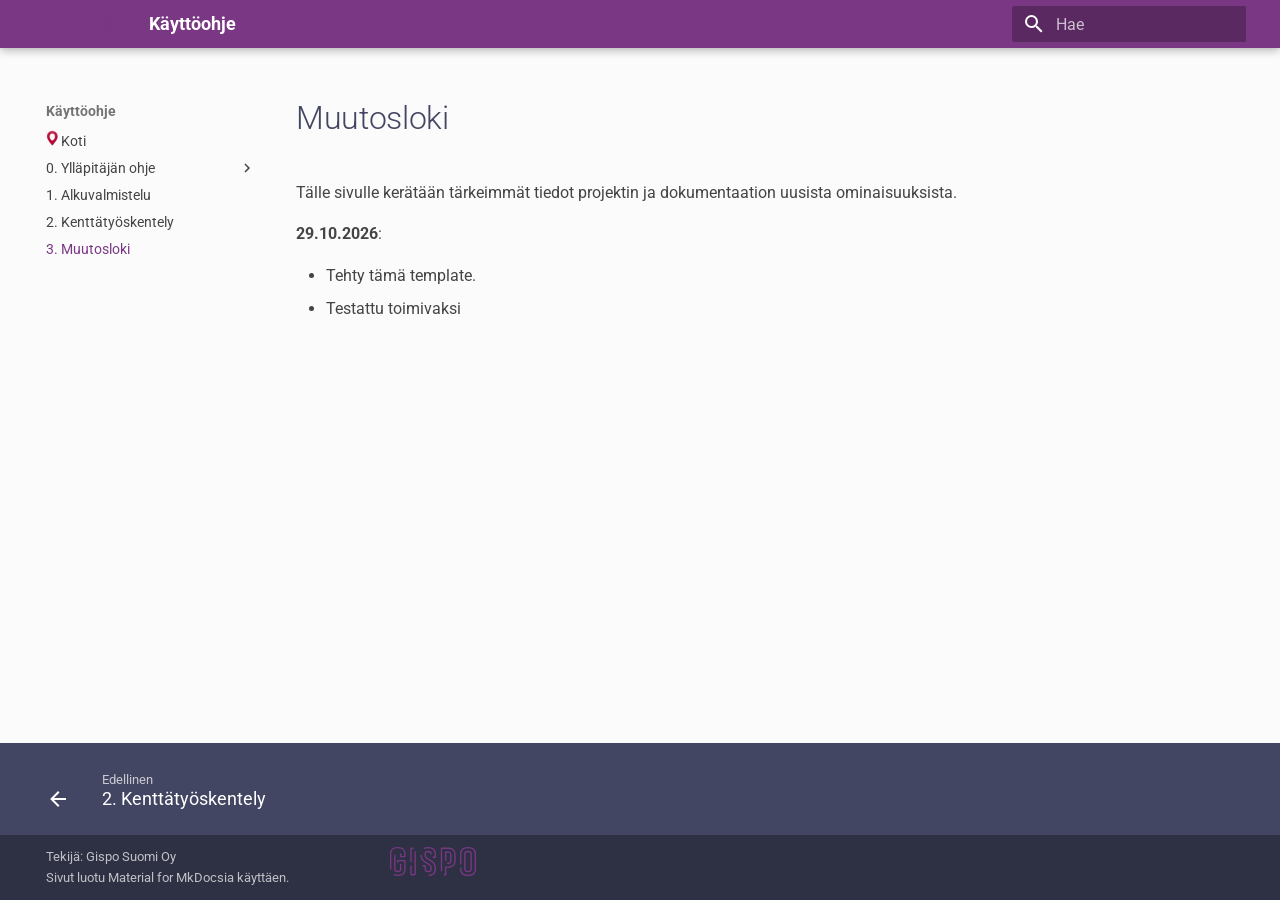
<file: muutosloki.html>
<!DOCTYPE html><html lang="fi" class="no-js"><head>
    
      <meta charset="utf-8">
      <meta name="viewport" content="width=device-width,initial-scale=1">
      
      
      
        <link rel="canonical" href="https://gispocoding.github.io/QField-putket/muutosloki.html">
      
      
        <link rel="prev" href="4_kenttatyoskentely.html">
      
      
      
        
      
      
      <link rel="icon" href="img/gispologo.svg">
      <meta name="generator" content="mkdocs-1.6.1, mkdocs-material-9.8.0">
    
    
      
        <title>3. Muutosloki - Käyttöohje</title>
      
    
    
      <link rel="stylesheet" href="assets/stylesheets/main.57a0d79d.min.css">
      
        
        <link rel="stylesheet" href="assets/stylesheets/palette.fb2fffe2.min.css">
      
      


    
    
      
    
    
      
        
        
        <link rel="preconnect" href="https://fonts.gstatic.com" crossorigin="">
        <link rel="stylesheet" href="https://fonts.googleapis.com/css?family=Roboto:300,300i,400,400i,700,700i%7CRoboto+Mono:400,400i,700,700i&amp;display=fallback">
        <style>:root{--md-text-font:"Roboto";--md-code-font:"Roboto Mono"}</style>
      
    
    
      <link rel="stylesheet" href="assets/_mkdocstrings.css">
    
      <link rel="stylesheet" href="stylesheets/extra.css">
    
    <script>__md_scope=new URL(".",location),__md_hash=e=>[...e].reduce(((e,_)=>(e<<5)-e+_.charCodeAt(0)),0),__md_get=(e,_=localStorage,t=__md_scope)=>JSON.parse(_.getItem(t.pathname+"."+e)),__md_set=(e,_,t=localStorage,a=__md_scope)=>{try{t.setItem(a.pathname+"."+e,JSON.stringify(_))}catch(e){}}</script>
    
      

    
    
  <link href="assets/stylesheets/glightbox.min.css" rel="stylesheet"><script src="assets/javascripts/glightbox.min.js"></script><style id="glightbox-style">
            html.glightbox-open { overflow: initial; height: 100%; }
            .gslide-title { margin-top: 0px; user-select: text; }
            .gslide-desc { color: #666; user-select: text; }
            .gslide-image img { background: white; }
            .gscrollbar-fixer { padding-right: 15px; }
            .gdesc-inner { font-size: 0.75rem; }
            body[data-md-color-scheme="slate"] .gdesc-inner { background: var(--md-default-bg-color); }
            body[data-md-color-scheme="slate"] .gslide-title { color: var(--md-default-fg-color); }
            body[data-md-color-scheme="slate"] .gslide-desc { color: var(--md-default-fg-color); }
        </style></head>
  
  
    
    
    
    
    
    <body dir="ltr" data-md-color-scheme="default" data-md-color-primary="indigo" data-md-color-accent="indigo">
  
    
    <input class="md-toggle" data-md-toggle="drawer" type="checkbox" id="__drawer" autocomplete="off">
    <input class="md-toggle" data-md-toggle="search" type="checkbox" id="__search" autocomplete="off">
    <label class="md-overlay" for="__drawer"></label>
    <div data-md-component="skip">
      
        
        <a href="#muutosloki" class="md-skip">
          Hyppää sisältöön
        </a>
      
    </div>
    <div data-md-component="announce">
      
    </div>
    
    
      

  

<header class="md-header md-header--shadow" data-md-component="header">
  <nav class="md-header__inner md-grid" aria-label="Ylätunniste">
    <a href="index.html" title="Käyttöohje" class="md-header__button md-logo" aria-label="Käyttöohje" data-md-component="logo">
      
  <img src="img/gispologo.svg" alt="logo">

    </a>
    <label class="md-header__button md-icon" for="__drawer">
      
      <svg xmlns="http://www.w3.org/2000/svg" viewBox="0 0 24 24"><path d="M3 6h18v2H3zm0 5h18v2H3zm0 5h18v2H3z"></path></svg>
    </label>
    <div class="md-header__title" data-md-component="header-title">
      <div class="md-header__ellipsis">
        <div class="md-header__topic">
          <span class="md-ellipsis">
            Käyttöohje
          </span>
        </div>
        <div class="md-header__topic" data-md-component="header-topic">
          <span class="md-ellipsis">
            
              3. Muutosloki
            
          </span>
        </div>
      </div>
    </div>
    
      
    
    
    
    
      
      
        <label class="md-header__button md-icon" for="__search">
          
          <svg xmlns="http://www.w3.org/2000/svg" viewBox="0 0 24 24"><path d="M9.5 3A6.5 6.5 0 0 1 16 9.5c0 1.61-.59 3.09-1.56 4.23l.27.27h.79l5 5-1.5 1.5-5-5v-.79l-.27-.27A6.52 6.52 0 0 1 9.5 16 6.5 6.5 0 0 1 3 9.5 6.5 6.5 0 0 1 9.5 3m0 2C7 5 5 7 5 9.5S7 14 9.5 14 14 12 14 9.5 12 5 9.5 5"></path></svg>
        </label>
        <div class="md-search" data-md-component="search" role="dialog">
  <label class="md-search__overlay" for="__search"></label>
  <div class="md-search__inner" role="search">
    <form class="md-search__form" name="search">
      <input type="text" class="md-search__input" name="query" aria-label="Hae" placeholder="Hae" autocapitalize="off" autocorrect="off" autocomplete="off" spellcheck="false" data-md-component="search-query" required="">
      <label class="md-search__icon md-icon" for="__search">
        
        <svg xmlns="http://www.w3.org/2000/svg" viewBox="0 0 24 24"><path d="M9.5 3A6.5 6.5 0 0 1 16 9.5c0 1.61-.59 3.09-1.56 4.23l.27.27h.79l5 5-1.5 1.5-5-5v-.79l-.27-.27A6.52 6.52 0 0 1 9.5 16 6.5 6.5 0 0 1 3 9.5 6.5 6.5 0 0 1 9.5 3m0 2C7 5 5 7 5 9.5S7 14 9.5 14 14 12 14 9.5 12 5 9.5 5"></path></svg>
        
        <svg xmlns="http://www.w3.org/2000/svg" viewBox="0 0 24 24"><path d="M20 11v2H8l5.5 5.5-1.42 1.42L4.16 12l7.92-7.92L13.5 5.5 8 11z"></path></svg>
      </label>
      <nav class="md-search__options" aria-label="Haku">
        
        <button type="reset" class="md-search__icon md-icon" title="Tyhjää" aria-label="Tyhjää" tabindex="-1">
          
          <svg xmlns="http://www.w3.org/2000/svg" viewBox="0 0 24 24"><path d="M19 6.41 17.59 5 12 10.59 6.41 5 5 6.41 10.59 12 5 17.59 6.41 19 12 13.41 17.59 19 19 17.59 13.41 12z"></path></svg>
        </button>
      </nav>
      
        <div class="md-search__suggest" data-md-component="search-suggest"></div>
      
    </form>
    <div class="md-search__output">
      <div class="md-search__scrollwrap" tabindex="0" data-md-scrollfix="">
        <div class="md-search-result" data-md-component="search-result">
          <div class="md-search-result__meta">
            Aloitetaan hakua
          </div>
          <ol class="md-search-result__list" role="presentation"></ol>
        </div>
      </div>
    </div>
  </div>
</div>
      
    
    
  </nav>
  
</header>
    
    <div class="md-container" data-md-component="container">
      
      
        
          
        
      
      <main class="md-main" data-md-component="main">
        <div class="md-main__inner md-grid">
          
            
              
              <div class="md-sidebar md-sidebar--primary" data-md-component="sidebar" data-md-type="navigation">
                <div class="md-sidebar__scrollwrap">
                  <div class="md-sidebar__inner">
                    



  

<nav class="md-nav md-nav--primary md-nav--integrated" aria-label="Navigaatio" data-md-level="0">
  <label class="md-nav__title" for="__drawer">
    <a href="index.html" title="Käyttöohje" class="md-nav__button md-logo" aria-label="Käyttöohje" data-md-component="logo">
      
  <img src="img/gispologo.svg" alt="logo">

    </a>
    Käyttöohje
  </label>
  
  <ul class="md-nav__list" data-md-scrollfix="">
    
      
      
  
  
  
  
    <li class="md-nav__item">
      <a href="index.html" class="md-nav__link">
        
  
  
  <span class="md-ellipsis">
    
  
    <img src="img/markkeri.png"> Koti
  

    
  </span>
  
  

      </a>
    </li>
  

    
      
      
  
  
  
  
    
    
    
    
    
    <li class="md-nav__item md-nav__item--nested">
      
        
        
        <input class="md-nav__toggle md-toggle " type="checkbox" id="__nav_2">
        
          
          <label class="md-nav__link" for="__nav_2" id="__nav_2_label" tabindex="0">
            
  
  
  <span class="md-ellipsis">
    
  
    0. Ylläpitäjän ohje
  

    
  </span>
  
  

            <span class="md-nav__icon md-icon"></span>
          </label>
        
        <nav class="md-nav" data-md-level="1" aria-labelledby="__nav_2_label" aria-expanded="false">
          <label class="md-nav__title" for="__nav_2">
            <span class="md-nav__icon md-icon"></span>
            
  
    0. Ylläpitäjän ohje
  

          </label>
          <ul class="md-nav__list" data-md-scrollfix="">
            
              
                
  
  
  
  
    <li class="md-nav__item">
      <a href="1_johdanto.html" class="md-nav__link">
        
  
  
  <span class="md-ellipsis">
    
  
    Johdanto
  

    
  </span>
  
  

      </a>
    </li>
  

              
            
              
                
  
  
  
  
    <li class="md-nav__item">
      <a href="2_projektin_valmistelu_qgississa_ja_vienti_qfieldiin.html" class="md-nav__link">
        
  
  
  <span class="md-ellipsis">
    
  
    Projektin valmistelu
  

    
  </span>
  
  

      </a>
    </li>
  

              
            
              
                
  
  
  
  
    <li class="md-nav__item">
      <a href="3_lomakemaaritykset.html" class="md-nav__link">
        
  
  
  <span class="md-ellipsis">
    
  
    Lomakemääritykset
  

    
  </span>
  
  

      </a>
    </li>
  

              
            
          </ul>
        </nav>
      
    </li>
  

    
      
      
  
  
  
  
    <li class="md-nav__item">
      <a href="1_alkuvalmistelu.html" class="md-nav__link">
        
  
  
  <span class="md-ellipsis">
    
  
    1. Alkuvalmistelu
  

    
  </span>
  
  

      </a>
    </li>
  

    
      
      
  
  
  
  
    <li class="md-nav__item">
      <a href="4_kenttatyoskentely.html" class="md-nav__link">
        
  
  
  <span class="md-ellipsis">
    
  
    2. Kenttätyöskentely
  

    
  </span>
  
  

      </a>
    </li>
  

    
      
      
  
  
    
  
  
  
    <li class="md-nav__item md-nav__item--active">
      
      <input class="md-nav__toggle md-toggle" type="checkbox" id="__toc">
      
      
        
      
      
      <a href="muutosloki.html" class="md-nav__link md-nav__link--active">
        
  
  
  <span class="md-ellipsis">
    
  
    3. Muutosloki
  

    
  </span>
  
  

      </a>
      
    </li>
  

    
  </ul>
</nav>
                  </div>
                </div>
              </div>
            
            
          
          
            <div class="md-content" data-md-component="content">
              
              <article class="md-content__inner md-typeset">
                
                  



<h1 id="muutosloki">Muutosloki</h1>
<p>Tälle sivulle kerätään tärkeimmät tiedot projektin ja dokumentaation uusista ominaisuuksista. </p>
<p><strong>29.10.2026</strong>:</p>
<ul>
<li>Tehty tämä template.</li>
<li>Testattu toimivaksi</li>
</ul>












                
              </article>
            </div>
          
          
<script>var target=document.getElementById(location.hash.slice(1));target&&target.name&&(target.checked=target.name.startsWith("__tabbed_"))</script>
        </div>
        
      </main>
      
        <footer class="md-footer">
  
    
      
      <nav class="md-footer__inner md-grid" aria-label="Alatunniste">
        
          
          <a href="4_kenttatyoskentely.html" class="md-footer__link md-footer__link--prev" aria-label="Edellinen: 2. Kenttätyöskentely">
            <div class="md-footer__button md-icon">
              
              <svg xmlns="http://www.w3.org/2000/svg" viewBox="0 0 24 24"><path d="M20 11v2H8l5.5 5.5-1.42 1.42L4.16 12l7.92-7.92L13.5 5.5 8 11z"></path></svg>
            </div>
            <div class="md-footer__title">
              <span class="md-footer__direction">
                Edellinen
              </span>
              <div class="md-ellipsis">
                2. Kenttätyöskentely
              </div>
            </div>
          </a>
        
        
      </nav>
    
  
  <div class="md-footer-meta md-typeset">
    <div class="md-footer-meta__inner md-grid">
      <div class="md-copyright">
  
    <div class="md-copyright__highlight">
      <img style="float: right; width: 20%;" alt="Gispon logo" src="img/gispologo.svg">
      Tekijä: <a href="mailto:info@gispo.fi">Gispo Suomi Oy</a>
      <br>
      Sivut luotu <a href="https://squidfunk.github.io/mkdocs-material/">Material for MkDocsia</a> käyttäen.
    </div>
  
</div>
      
    </div>
  </div>
</footer>
      
    </div>
    <div class="md-dialog" data-md-component="dialog">
      <div class="md-dialog__inner md-typeset"></div>
    </div>
    
      <div class="md-progress" data-md-component="progress" role="progressbar"></div>
    
    
    
      
      
      <script id="__config" type="application/json">{"annotate": null, "base": ".", "features": ["navigation.footer", "navigation.instant", "navigation.instant.progress", "toc.integrate", "search.suggest", "search.highlight", "header.autohide", "content.code.copy"], "search": "assets/javascripts/workers/search.a7633da7.min.js", "tags": null, "translations": {"clipboard.copied": "Kopioitu leikep\u00f6yd\u00e4lle", "clipboard.copy": "Kopioi leikep\u00f6yd\u00e4lle", "search.result.more.one": "1 lis\u00e4\u00e4 t\u00e4ll\u00e4 sivulla", "search.result.more.other": "# lis\u00e4\u00e4 t\u00e4ll\u00e4 sivulla", "search.result.none": "Ei t\u00e4sm\u00e4\u00e4vi\u00e4 dokumentteja", "search.result.one": "1 t\u00e4sm\u00e4\u00e4v\u00e4 dokumentti", "search.result.other": "# t\u00e4sm\u00e4\u00e4v\u00e4\u00e4 dokumenttia", "search.result.placeholder": "Kirjoita aloittaaksesi haun", "search.result.term.missing": "Puuttuu", "select.version": "Valitse versio"}, "version": null}</script>
    
    
      <script src="assets/javascripts/bundle.c21346df.min.js"></script>
      
    
  
<script id="init-glightbox">const lightbox = GLightbox({"touchNavigation": true, "loop": false, "zoomable": true, "draggable": true, "openEffect": "zoom", "closeEffect": "zoom", "slideEffect": "slide"});
document$.subscribe(()=>{ lightbox.reload(); });
</script></body></html>
</file>
<file: assets/_mkdocstrings.css>
/* Avoid breaking parameter names, etc. in table cells. */
.doc-contents td code {
  word-break: normal !important;
}

/* No line break before first paragraph of descriptions. */
.doc-md-description,
.doc-md-description>p:first-child {
  display: inline;
}

/* No text transformation from Material for MkDocs for H5 headings. */
.md-typeset h5 .doc-object-name {
  text-transform: none;
}

/* Max width for docstring sections tables. */
.doc .md-typeset__table,
.doc .md-typeset__table table {
  display: table !important;
  width: 100%;
}

.doc .md-typeset__table tr {
  display: table-row;
}

/* Defaults in Spacy table style. */
.doc-param-default,
.doc-type_param-default {
  float: right;
}

/* Parameter headings must be inline, not blocks. */
.doc-heading-parameter,
.doc-heading-type_parameter {
  display: inline;
}

/* Default font size for parameter headings. */
.md-typeset .doc-heading-parameter {
  font-size: inherit;
}

/* Prefer space on the right, not the left of parameter permalinks. */
.doc-heading-parameter .headerlink,
.doc-heading-type_parameter .headerlink {
  margin-left: 0 !important;
  margin-right: 0.2rem;
}

/* Backward-compatibility: docstring section titles in bold. */
.doc-section-title {
  font-weight: bold;
}

/* Backlinks crumb separator. */
.doc-backlink-crumb {
  display: inline-flex;
  gap: .2rem;
  white-space: nowrap;
  align-items: center;
  vertical-align: middle;
}
.doc-backlink-crumb:not(:first-child)::before {
  background-color: var(--md-default-fg-color--lighter);
  content: "";
  display: inline;
  height: 1rem;
  --md-path-icon: url('data:image/svg+xml;charset=utf-8,<svg xmlns="http://www.w3.org/2000/svg" viewBox="0 0 24 24"><path d="M8.59 16.58 13.17 12 8.59 7.41 10 6l6 6-6 6z"/></svg>');
  -webkit-mask-image: var(--md-path-icon);
  mask-image: var(--md-path-icon);
  width: 1rem;
}
.doc-backlink-crumb.last {
  font-weight: bold;
}

/* Symbols in Navigation and ToC. */
:root, :host,
[data-md-color-scheme="default"] {
  --doc-symbol-parameter-fg-color: #df50af;
  --doc-symbol-type_parameter-fg-color: #df50af;
  --doc-symbol-attribute-fg-color: #953800;
  --doc-symbol-function-fg-color: #8250df;
  --doc-symbol-method-fg-color: #8250df;
  --doc-symbol-class-fg-color: #0550ae;
  --doc-symbol-type_alias-fg-color: #0550ae;
  --doc-symbol-module-fg-color: #5cad0f;

  --doc-symbol-parameter-bg-color: #df50af1a;
  --doc-symbol-type_parameter-bg-color: #df50af1a;
  --doc-symbol-attribute-bg-color: #9538001a;
  --doc-symbol-function-bg-color: #8250df1a;
  --doc-symbol-method-bg-color: #8250df1a;
  --doc-symbol-class-bg-color: #0550ae1a;
  --doc-symbol-type_alias-bg-color: #0550ae1a;
  --doc-symbol-module-bg-color: #5cad0f1a;
}

[data-md-color-scheme="slate"] {
  --doc-symbol-parameter-fg-color: #ffa8cc;
  --doc-symbol-type_parameter-fg-color: #ffa8cc;
  --doc-symbol-attribute-fg-color: #ffa657;
  --doc-symbol-function-fg-color: #d2a8ff;
  --doc-symbol-method-fg-color: #d2a8ff;
  --doc-symbol-class-fg-color: #79c0ff;
  --doc-symbol-type_alias-fg-color: #79c0ff;
  --doc-symbol-module-fg-color: #baff79;

  --doc-symbol-parameter-bg-color: #ffa8cc1a;
  --doc-symbol-type_parameter-bg-color: #ffa8cc1a;
  --doc-symbol-attribute-bg-color: #ffa6571a;
  --doc-symbol-function-bg-color: #d2a8ff1a;
  --doc-symbol-method-bg-color: #d2a8ff1a;
  --doc-symbol-class-bg-color: #79c0ff1a;
  --doc-symbol-type_alias-bg-color: #79c0ff1a;
  --doc-symbol-module-bg-color: #baff791a;
}

code.doc-symbol {
  border-radius: .1rem;
  font-size: .85em;
  padding: 0 .3em;
  font-weight: bold;
}

code.doc-symbol-parameter,
a code.doc-symbol-parameter {
  color: var(--doc-symbol-parameter-fg-color);
  background-color: var(--doc-symbol-parameter-bg-color);
}

code.doc-symbol-parameter::after {
  content: "param";
}

code.doc-symbol-type_parameter,
a code.doc-symbol-type_parameter {
  color: var(--doc-symbol-type_parameter-fg-color);
  background-color: var(--doc-symbol-type_parameter-bg-color);
}

code.doc-symbol-type_parameter::after {
  content: "type-param";
}

code.doc-symbol-attribute,
a code.doc-symbol-attribute {
  color: var(--doc-symbol-attribute-fg-color);
  background-color: var(--doc-symbol-attribute-bg-color);
}

code.doc-symbol-attribute::after {
  content: "attr";
}

code.doc-symbol-function,
a code.doc-symbol-function {
  color: var(--doc-symbol-function-fg-color);
  background-color: var(--doc-symbol-function-bg-color);
}

code.doc-symbol-function::after {
  content: "func";
}

code.doc-symbol-method,
a code.doc-symbol-method {
  color: var(--doc-symbol-method-fg-color);
  background-color: var(--doc-symbol-method-bg-color);
}

code.doc-symbol-method::after {
  content: "meth";
}

code.doc-symbol-class,
a code.doc-symbol-class {
  color: var(--doc-symbol-class-fg-color);
  background-color: var(--doc-symbol-class-bg-color);
}

code.doc-symbol-class::after {
  content: "class";
}


code.doc-symbol-type_alias,
a code.doc-symbol-type_alias {
  color: var(--doc-symbol-type_alias-fg-color);
  background-color: var(--doc-symbol-type_alias-bg-color);
}

code.doc-symbol-type_alias::after {
  content: "type";
}

code.doc-symbol-module,
a code.doc-symbol-module {
  color: var(--doc-symbol-module-fg-color);
  background-color: var(--doc-symbol-module-bg-color);
}

code.doc-symbol-module::after {
  content: "mod";
}

.doc-signature .autorefs {
  color: inherit;
  border-bottom: 1px dotted currentcolor;
}

/* Source code blocks (admonitions). */
:root {
  --md-admonition-icon--mkdocstrings-source: url('data:image/svg+xml;charset=utf-8,<svg xmlns="http://www.w3.org/2000/svg" viewBox="0 0 24 24"><path d="M15.22 4.97a.75.75 0 0 1 1.06 0l6.5 6.5a.75.75 0 0 1 0 1.06l-6.5 6.5a.749.749 0 0 1-1.275-.326.75.75 0 0 1 .215-.734L21.19 12l-5.97-5.97a.75.75 0 0 1 0-1.06m-6.44 0a.75.75 0 0 1 0 1.06L2.81 12l5.97 5.97a.749.749 0 0 1-.326 1.275.75.75 0 0 1-.734-.215l-6.5-6.5a.75.75 0 0 1 0-1.06l6.5-6.5a.75.75 0 0 1 1.06 0"/></svg>')
}
.md-typeset .admonition.mkdocstrings-source,
.md-typeset details.mkdocstrings-source {
  border: none;
  padding: 0;
}
.md-typeset .admonition.mkdocstrings-source:focus-within,
.md-typeset details.mkdocstrings-source:focus-within {
  box-shadow: none;
}
.md-typeset .mkdocstrings-source > .admonition-title,
.md-typeset .mkdocstrings-source > summary {
  background-color: inherit;
}
.md-typeset .mkdocstrings-source > .admonition-title::before,
.md-typeset .mkdocstrings-source > summary::before {
  background-color: var(--md-default-fg-color);
  -webkit-mask-image: var(--md-admonition-icon--mkdocstrings-source);
          mask-image: var(--md-admonition-icon--mkdocstrings-source);
}
</file>
<file: stylesheets/extra.css>
[data-md-color-scheme="default"] {
    /* Primary color shades */
    --md-primary-fg-color: #7a3884;
    --md-primary-fg-color--light: #ab8b9b;
    --md-primary-fg-color--dark: #434662;
    --md-primary-bg-color: hsla(0, 0%, 100%, 1);
    --md-primary-bg-color--light: hsla(0, 0%, 100%, 0.7);
    --md-text-link-color: #7a3884;
    --md-typeset-a-color: #7a3884;
    --md-default-bg-color: #fbfbfb;
    --md-typeset-color: #444;

    /* Accent color shades */
    --md-accent-fg-color: #434662;
    --md-accent-fg-color--transparent: rgba(67, 70, 98, 0.1);
    --md-accent-bg-color: hsla(0, 0%, 100%, 1);
    --md-accent-bg-color--light: hsla(0, 0%, 100%, 0.7);

    /* Footer */
    --md-footer-bg-color: #434662;
    --md-footer-bg-color--dark: hsla(0, 0%, 0%, 0.32);
    --md-footer-fg-color: hsla(0, 0%, 100%, 1);
    --md-footer-fg-color--light: hsla(0, 0%, 100%, 0.7);
    --md-footer-fg-color--lighter: hsla(0, 0%, 100%, 0.3);
}

.md-typeset h1,
.md-typeset h2,
.md-typeset h3,
.md-typeset h4,
.md-typeset h5,
.md-typeset h6 {
  color: #434662;
}

/* Vanha video-container – pysyy ennallaan */
.video-container {
  width: 100%;
  height: 576px;
  aspect-ratio: 9 / 16;
}

.video-container iframe {
  width: 322px;
  height: 576px;
}

.video-desktop-container {
  width: 100%;            /* täyttää koko leveyden */
  max-width: 1920px;      /* halutessa max leveys */
  height: auto;            /* korkeus skaalautuu sisällön mukaan */
  position: relative;
  margin: 0 auto;         /* keskitetty */
}

.video-desktop-container iframe {
  width: 100%;
  height: auto;           /* korkeus skaalautuu leveyden mukaan */
  aspect-ratio: 16 / 9;   /* nyt leveys > korkeus, kuten videoilla yleensä */
}

/* Mobiili */
@media (max-width: 768px) {
  .video-desktop-container {
    width: 100%;           
  }
}



/* --- Admonition-tyylien ylikirjoitus --- */

/* Otsikon tyyli samaksi kuin body-teksti */
.md-typeset .admonition-title,
.md-typeset summary {
  font-size: 1em;          /* sama koko kuin tavallinen teksti */
  font-weight: normal;     /* ei lihavointia */
  font-family: inherit;    /* sama fontti kuin muussa tekstissä */
}

/* Admonitionin sisältö samalla fontilla ja koolla kuin perusteksti */
.md-typeset .admonition,
.md-typeset .admonition p,
.md-typeset .admonition li {
  font-size: 1em;
  font-family: inherit;
}

/* Style for collapsible video box */

:root {
  --md-admonition-icon--video-box: url('../img/video.svg')
}
.md-typeset .admonition.video-box,
.md-typeset details.video-box {
  border-color: #7a3884;
}
.md-typeset .video-box > .admonition-title,
.md-typeset .video-box > summary {
  background-color: rgba(122, 56, 132, 0.1);
}
.md-typeset .video-box > .admonition-title::before,
.md-typeset .video-box > summary::before {
  background-color: #7a3884;
  -webkit-mask-image: var(--md-admonition-icon--video-box);
          mask-image: var(--md-admonition-icon--video-box);
}

/* Style for collapsible image box */

:root {
  --md-admonition-icon--image-box: url('../img/image_icon.svg')
}
.md-typeset .admonition.image-box,
.md-typeset details.image-box {
  border-color: #ab8b9b;
}
.md-typeset .image-box > .admonition-title,
.md-typeset .image-box > summary {
  background-color: rgba(171, 139, 155, 0.1);
}
.md-typeset .image-box > .admonition-title::before,
.md-typeset .image-box > summary::before {
  background-color: #ab8b9b;
  -webkit-mask-image: var(--md-admonition-icon--image-box);
          mask-image: var(--md-admonition-icon--image-box);
}
  .responsive-small {
    width: 5%;
    vertical-align: middle;
  }

  @media (max-width: 768px) {
    .responsive-small {
      width: 14%;
      vertical-align: middle;
    }
  }

  .responsive-mid {
    width: 13%;
    vertical-align: middle;
  }

  @media (max-width: 768px) {
    .responsive-mid {
      width: 29%;
      vertical-align: middle;
    }
  }

  .responsive-big {
    width: 30%;
    vertical-align: middle;
  }

  @media (max-width: 768px) {
    .responsive-big {
      width: 65%;
      vertical-align: middle;
    }
  }

  .responsive-fullsize {
    width: 40%;
    vertical-align: bottom;
  }

  @media (max-width: 768px) {
    .responsive-fullsize {
      width: 100%;
      vertical-align: bottom;
    }
  }
  
    .responsive-settings {
    width: 120px;
    vertical-align: bottom;
  }

  @media (max-width: 768px) {
    .responsive-settings  {
      width: 140px;
      vertical-align: bottom;
    }
  }
  .responsive-desktop {
    width: 80%;
    vertical-align: bottom;
  }

  @media (max-width: 768px) {
    .responsive-desktop {
      width: 100%;
      vertical-align: bottom;
    }
  }
  
  .responsive-selite {
    width: 30%;
    vertical-align: bottom;
  }

  @media (max-width: 768px) {
    .responsive-selite {
      width: 60%;
      vertical-align: bottom;
    }
  }
</file>
<file: assets/stylesheets/main.57a0d79d.min.css>
@charset "UTF-8";html{box-sizing:border-box;-webkit-text-size-adjust:none;-moz-text-size-adjust:none;text-size-adjust:none}*,:after,:before{box-sizing:inherit}@media(prefers-reduced-motion){*,:after,:before{transition:none!important}}body{margin:0;-webkit-font-smoothing:antialiased;-moz-osx-font-smoothing:grayscale;--md-text-font-family:var(--md-text-font, _),
    -apple-system, BlinkMacSystemFont, Helvetica, Arial, sans-serif;--md-code-font-family:var(--md-code-font, _),
    SFMono-Regular, Consolas, Menlo, monospace}.md-typeset code:not(.focus-visible),a,button,input,label{-webkit-tap-highlight-color:transparent}a{color:inherit;text-decoration:none}hr{box-sizing:initial;display:block;height:.05rem;padding:0;overflow:visible;border:0}small{font-size:80%}sub,sup{line-height:1em}img{border-style:none}table{border-spacing:0;border-collapse:initial}td,th{font-weight:400;vertical-align:top}button{padding:0;margin:0;font-family:inherit;font-size:inherit;background:#0000;border:0}input{border:0;outline:none}:root{--md-primary-fg-color:#4051b5;--md-primary-fg-color--light:#5d6cc0;--md-primary-fg-color--dark:#303fa1;--md-primary-bg-color:#fff;--md-primary-bg-color--light:#ffffffb3;--md-accent-fg-color:#526cfe;--md-accent-fg-color--transparent:#526cfe1a;--md-accent-bg-color:#fff;--md-accent-bg-color--light:#ffffffb3;--md-typeset-table-sort-icon:url("data:image/svg+xml;charset=utf-8,<svg xmlns='http://www.w3.org/2000/svg' viewBox='0 0 24 24'><path d='m18 21-4-4h3V7h-3l4-4 4 4h-3v10h3M2 19v-2h10v2M2 13v-2h7v2M2 7V5h4v2z'/></svg>");--md-typeset-table-sort-icon--asc:url("data:image/svg+xml;charset=utf-8,<svg xmlns='http://www.w3.org/2000/svg' viewBox='0 0 24 24'><path d='M19 17h3l-4 4-4-4h3V3h2M2 17h10v2H2M6 5v2H2V5m0 6h7v2H2z'/></svg>");--md-typeset-table-sort-icon--desc:url("data:image/svg+xml;charset=utf-8,<svg xmlns='http://www.w3.org/2000/svg' viewBox='0 0 24 24'><path d='M19 7h3l-4-4-4 4h3v14h2M2 17h10v2H2M6 5v2H2V5m0 6h7v2H2z'/></svg>")}[data-md-color-scheme=default]{color-scheme:light}[data-md-color-scheme=default] img[src$="#gh-dark-mode-only"],[data-md-color-scheme=default] img[src$="#only-dark"]{display:none}:root,[data-md-color-scheme=default]{--md-hue:225deg;--md-default-fg-color:#000000de;--md-default-fg-color--light:#0000008a;--md-default-fg-color--lighter:#00000052;--md-default-fg-color--lightest:#00000012;--md-default-bg-color:#fff;--md-default-bg-color--light:#ffffffb3;--md-default-bg-color--lighter:#ffffff4d;--md-default-bg-color--lightest:#ffffff1f;--md-code-fg-color:#36464e;--md-code-bg-color:#f5f5f5;--md-code-bg-color--light:#f5f5f5b3;--md-code-bg-color--lighter:#f5f5f54d;--md-code-hl-color:#4287ff;--md-code-hl-color--light:#4287ff1a;--md-code-hl-number-color:#d52a2a;--md-code-hl-special-color:#db1457;--md-code-hl-function-color:#a846b9;--md-code-hl-constant-color:#6e59d9;--md-code-hl-keyword-color:#3f6ec6;--md-code-hl-string-color:#1c7d4d;--md-code-hl-name-color:var(--md-code-fg-color);--md-code-hl-operator-color:var(--md-default-fg-color--light);--md-code-hl-punctuation-color:var(--md-default-fg-color--light);--md-code-hl-comment-color:var(--md-default-fg-color--light);--md-code-hl-generic-color:var(--md-default-fg-color--light);--md-code-hl-variable-color:var(--md-default-fg-color--light);--md-typeset-color:var(--md-default-fg-color);--md-typeset-a-color:var(--md-primary-fg-color);--md-typeset-del-color:#f5503d26;--md-typeset-ins-color:#0bd57026;--md-typeset-kbd-color:#fafafa;--md-typeset-kbd-accent-color:#fff;--md-typeset-kbd-border-color:#b8b8b8;--md-typeset-mark-color:#ffff0080;--md-typeset-table-color:#0000001f;--md-typeset-table-color--light:#00000009;--md-admonition-fg-color:var(--md-default-fg-color);--md-admonition-bg-color:var(--md-default-bg-color);--md-warning-fg-color:#000000de;--md-warning-bg-color:#ff9;--md-footer-fg-color:#fff;--md-footer-fg-color--light:#ffffffb3;--md-footer-fg-color--lighter:#ffffff73;--md-footer-bg-color:#000000de;--md-footer-bg-color--dark:#00000052;--md-shadow-z1:0 0.2rem 0.5rem #0000000d,
    0 0 0.05rem #0000001a;--md-shadow-z2:0 0.2rem 0.5rem #0000001a,
    0 0 0.05rem #00000040;--md-shadow-z3:0 0.2rem 0.5rem #0003,
    0 0 0.05rem #00000059}.md-icon svg{display:block;width:1.2rem;height:1.2rem;fill:currentcolor}aside,body,input{font-family:var(--md-text-font-family);font-feature-settings:"kern","liga";color:var(--md-typeset-color)}code,kbd,pre{font-family:var(--md-code-font-family);font-feature-settings:"kern"}.md-typeset{font-size:.8rem;line-height:1.6;overflow-wrap:break-word;-webkit-print-color-adjust:exact;color-adjust:exact}@media print{.md-typeset{font-size:.68rem}.md-typeset code,.md-typeset kbd,.md-typeset pre{white-space:pre-wrap}}.md-typeset blockquote,.md-typeset dl,.md-typeset figure,.md-typeset ol,.md-typeset pre,.md-typeset ul{margin-top:1em;margin-bottom:1em}.md-typeset h1{margin:0 0 1.25em;font-size:2em;line-height:1.3;color:var(--md-default-fg-color--light)}.md-typeset h1,.md-typeset h2{font-weight:300;letter-spacing:-.01em}.md-typeset h2{margin:1.6em 0 .64em;font-size:1.5625em;line-height:1.4}.md-typeset h3{margin:1.6em 0 .8em;font-size:1.25em;font-weight:400;line-height:1.5;letter-spacing:-.01em}.md-typeset h2+h3{margin-top:.8em}.md-typeset h4{margin:1em 0;font-weight:700;letter-spacing:-.01em}.md-typeset h5,.md-typeset h6{margin:1.25em 0;font-size:.8em;font-weight:700;color:var(--md-default-fg-color--light);letter-spacing:-.01em}.md-typeset h5{text-transform:uppercase}.md-typeset h5 code{text-transform:none}.md-typeset hr{display:flow-root;margin:1.5em 0;border-bottom:.05rem solid var(--md-default-fg-color--lightest)}.md-typeset a{color:var(--md-typeset-a-color);word-break:break-word}.md-typeset a,.md-typeset a:before{transition:color 125ms}.md-typeset a:focus,.md-typeset a:hover{color:var(--md-accent-fg-color)}.md-typeset a:focus code,.md-typeset a:hover code{color:var(--md-accent-fg-color);background-color:var(--md-accent-fg-color--transparent)}.md-typeset a code{color:var(--md-typeset-a-color)}.md-typeset a.focus-visible{outline-color:var(--md-accent-fg-color);outline-offset:.2rem}.md-typeset code,.md-typeset kbd,.md-typeset pre{font-variant-ligatures:none;color:var(--md-code-fg-color);direction:ltr;transition:background-color 125ms}.md-typeset code{padding:0 .2941176471em;font-size:.85em;word-break:break-word;background-color:var(--md-code-bg-color);border-radius:.1rem;-webkit-box-decoration-break:clone;box-decoration-break:clone;transition:color 125ms,background-color 125ms}.md-typeset code:not(.focus-visible){outline:none}.md-typeset pre{position:relative;display:flow-root;line-height:1.4}.md-typeset pre>code{display:block;padding:.7720588235em 1.1764705882em;margin:0;overflow:auto;word-break:normal;touch-action:auto;scrollbar-color:var(--md-default-fg-color--lighter) #0000;scrollbar-width:thin;outline-color:var(--md-accent-fg-color);box-shadow:none;-webkit-box-decoration-break:slice;box-decoration-break:slice}.md-typeset pre>code:hover{scrollbar-color:var(--md-accent-fg-color) #0000}.md-typeset pre>code::-webkit-scrollbar{width:.2rem;height:.2rem}.md-typeset pre>code::-webkit-scrollbar-thumb{background-color:var(--md-default-fg-color--lighter)}.md-typeset pre>code::-webkit-scrollbar-thumb:hover{background-color:var(--md-accent-fg-color)}.md-typeset kbd{display:inline-block;padding:0 .6666666667em;font-size:.75em;color:var(--md-default-fg-color);word-break:break-word;vertical-align:text-top;background-color:var(--md-typeset-kbd-color);border-radius:.1rem;box-shadow:0 .1rem 0 .05rem var(--md-typeset-kbd-border-color),0 .1rem 0 var(--md-typeset-kbd-border-color),0 -.1rem .2rem var(--md-typeset-kbd-accent-color) inset}.md-typeset mark{color:inherit;word-break:break-word;background-color:var(--md-typeset-mark-color);-webkit-box-decoration-break:clone;box-decoration-break:clone}.md-typeset abbr{text-decoration:none;cursor:help}.md-typeset [data-preview],.md-typeset abbr{border-bottom:.05rem dotted var(--md-default-fg-color--light)}.md-typeset small{opacity:.75}[dir=ltr] .md-typeset sub,[dir=ltr] .md-typeset sup{margin-left:.078125em}[dir=rtl] .md-typeset sub,[dir=rtl] .md-typeset sup{margin-right:.078125em}[dir=ltr] .md-typeset blockquote{padding-left:.6rem;border-left:.2rem solid var(--md-default-fg-color--lighter)}[dir=rtl] .md-typeset blockquote{padding-right:.6rem;border-right:.2rem solid var(--md-default-fg-color--lighter)}.md-typeset blockquote{margin-left:0;margin-right:0;color:var(--md-default-fg-color--light)}.md-typeset ul{list-style-type:disc}.md-typeset ul[type]{list-style-type:revert-layer}[dir=ltr] .md-typeset ol,[dir=ltr] .md-typeset ol li ol,[dir=ltr] .md-typeset ol li ul,[dir=ltr] .md-typeset ul,[dir=ltr] .md-typeset ul li ol,[dir=ltr] .md-typeset ul li ul{margin-left:.625em}[dir=rtl] .md-typeset ol,[dir=rtl] .md-typeset ol li ol,[dir=rtl] .md-typeset ol li ul,[dir=rtl] .md-typeset ul,[dir=rtl] .md-typeset ul li ol,[dir=rtl] .md-typeset ul li ul{margin-right:.625em}.md-typeset ol,.md-typeset ul{padding:0}.md-typeset ol:not([hidden]),.md-typeset ul:not([hidden]){display:flow-root}.md-typeset ol ol,.md-typeset ul ol{list-style-type:lower-alpha}.md-typeset ol ol ol,.md-typeset ul ol ol{list-style-type:lower-roman}.md-typeset ol ol ol ol,.md-typeset ul ol ol ol{list-style-type:upper-alpha}.md-typeset ol ol ol ol ol,.md-typeset ul ol ol ol ol{list-style-type:upper-roman}.md-typeset ol[type],.md-typeset ul[type]{list-style-type:revert-layer}[dir=ltr] .md-typeset ol li,[dir=ltr] .md-typeset ul li{margin-left:1.25em}[dir=rtl] .md-typeset ol li,[dir=rtl] .md-typeset ul li{margin-right:1.25em}.md-typeset ol li,.md-typeset ul li{margin-bottom:.5em}.md-typeset ol li blockquote,.md-typeset ol li p,.md-typeset ul li blockquote,.md-typeset ul li p{margin:.5em 0}.md-typeset ol li:last-child,.md-typeset ul li:last-child{margin-bottom:0}.md-typeset ol li ol,.md-typeset ol li ul,.md-typeset ul li ol,.md-typeset ul li ul{margin-top:.5em;margin-bottom:.5em}[dir=ltr] .md-typeset dd{margin-left:1.875em}[dir=rtl] .md-typeset dd{margin-right:1.875em}.md-typeset dd{margin-top:1em;margin-bottom:1.5em}.md-typeset img,.md-typeset svg,.md-typeset video{max-width:100%;height:auto}.md-typeset img[align=left]{margin:1em 1em 1em 0}.md-typeset img[align=right]{margin:1em 0 1em 1em}.md-typeset img[align]:only-child{margin-top:0}.md-typeset figure{display:flow-root;width:fit-content;max-width:100%;margin:1em auto;text-align:center}.md-typeset figure img{display:block;margin:0 auto}.md-typeset figcaption{max-width:24rem;margin:1em auto;font-style:italic}.md-typeset iframe{max-width:100%}.md-typeset table:not([class]){display:inline-block;max-width:100%;overflow:auto;font-size:.64rem;touch-action:auto;background-color:var(--md-default-bg-color);border:.05rem solid var(--md-typeset-table-color);border-radius:.1rem}@media print{.md-typeset table:not([class]){display:table}}.md-typeset table:not([class])+*{margin-top:1.5em}.md-typeset table:not([class]) td>:first-child,.md-typeset table:not([class]) th>:first-child{margin-top:0}.md-typeset table:not([class]) td>:last-child,.md-typeset table:not([class]) th>:last-child{margin-bottom:0}.md-typeset table:not([class]) td:not([align]),.md-typeset table:not([class]) th:not([align]){text-align:left}[dir=rtl] .md-typeset table:not([class]) td:not([align]),[dir=rtl] .md-typeset table:not([class]) th:not([align]){text-align:right}.md-typeset table:not([class]) th{min-width:5rem;padding:.9375em 1.25em;font-weight:700;vertical-align:top}.md-typeset table:not([class]) td{padding:.9375em 1.25em;vertical-align:top;border-top:.05rem solid var(--md-typeset-table-color)}.md-typeset table:not([class]) tbody tr{transition:background-color 125ms}.md-typeset table:not([class]) tbody tr:hover{background-color:var(--md-typeset-table-color--light);box-shadow:0 .05rem 0 var(--md-default-bg-color) inset}.md-typeset table:not([class]) a{word-break:normal}.md-typeset table th[role=columnheader]{cursor:pointer}[dir=ltr] .md-typeset table th[role=columnheader]:after{margin-left:.5em}[dir=rtl] .md-typeset table th[role=columnheader]:after{margin-right:.5em}.md-typeset table th[role=columnheader]:after{display:inline-block;width:1.2em;height:1.2em;vertical-align:text-bottom;content:"";-webkit-mask-image:var(--md-typeset-table-sort-icon);mask-image:var(--md-typeset-table-sort-icon);-webkit-mask-repeat:no-repeat;mask-repeat:no-repeat;-webkit-mask-size:contain;mask-size:contain;transition:background-color 125ms}.md-typeset table th[role=columnheader]:hover:after{background-color:var(--md-default-fg-color--lighter)}.md-typeset table th[role=columnheader][aria-sort=ascending]:after{background-color:var(--md-default-fg-color--light);-webkit-mask-image:var(--md-typeset-table-sort-icon--asc);mask-image:var(--md-typeset-table-sort-icon--asc)}.md-typeset table th[role=columnheader][aria-sort=descending]:after{background-color:var(--md-default-fg-color--light);-webkit-mask-image:var(--md-typeset-table-sort-icon--desc);mask-image:var(--md-typeset-table-sort-icon--desc)}.md-typeset__scrollwrap{margin:1em -.8rem;overflow-x:auto;touch-action:auto}.md-typeset__table{display:inline-block;padding:0 .8rem;margin-bottom:.5em}@media print{.md-typeset__table{display:block}}html .md-typeset__table table{display:table;width:100%;margin:0;overflow:hidden}@media screen and (max-width:44.984375em){.md-content__inner>pre{margin:1em -.8rem}.md-content__inner>pre code{border-radius:0}}.md-typeset .md-author{position:relative;display:block;flex-shrink:0;width:1.6rem;height:1.6rem;overflow:hidden;border-radius:100%;transition:color 125ms,transform 125ms}.md-typeset .md-author img{display:block}.md-typeset .md-author--more{font-size:.6rem;font-weight:700;line-height:1.6rem;color:var(--md-default-fg-color--lighter);text-align:center;background:var(--md-default-fg-color--lightest)}.md-typeset .md-author--long{width:2.4rem;height:2.4rem}.md-typeset a.md-author{transform:scale(1)}.md-typeset a.md-author img{filter:grayscale(100%) opacity(75%);border-radius:100%;transition:filter 125ms}.md-typeset a.md-author:focus,.md-typeset a.md-author:hover{z-index:1;transform:scale(1.1)}.md-typeset a.md-author:focus img,.md-typeset a.md-author:hover img{filter:grayscale(0)}.md-banner{overflow:auto;color:var(--md-footer-fg-color);background-color:var(--md-footer-bg-color)}@media print{.md-banner{display:none}}.md-banner--warning{color:var(--md-warning-fg-color);background-color:var(--md-warning-bg-color)}.md-banner__inner{padding:0 .8rem;margin:.6rem auto;font-size:.7rem}[dir=ltr] .md-banner__button{float:right}[dir=rtl] .md-banner__button{float:left}.md-banner__button{color:inherit;cursor:pointer;transition:opacity .25s}.no-js .md-banner__button{display:none}.md-banner__button:hover{opacity:.7}html{height:100%;overflow-x:hidden;font-size:125%}@media screen and (min-width:100em){html{font-size:137.5%}}@media screen and (min-width:125em){html{font-size:150%}}body{position:relative;display:flex;flex-direction:column;width:100%;min-height:100%;font-size:.5rem;background-color:var(--md-default-bg-color)}@media print{body{display:block}}@media screen and (max-width:59.984375em){body[data-md-scrolllock]{position:fixed}}.md-grid{max-width:61rem;margin-left:auto;margin-right:auto}.md-container{display:flex;flex-grow:1;flex-direction:column}@media print{.md-container{display:block}}.md-main{flex-grow:1}.md-main__inner{display:flex;height:100%;margin-top:1.5rem}.md-ellipsis{overflow:hidden;text-overflow:ellipsis}.md-toggle{display:none}.md-option{position:absolute;width:0;height:0;opacity:0}.md-option:checked+label:not([hidden]){display:block}.md-option.focus-visible+label{outline-style:auto;outline-color:var(--md-accent-fg-color)}.md-skip{position:fixed;z-index:-1;padding:.3rem .5rem;margin:.5rem;font-size:.64rem;color:var(--md-default-bg-color);background-color:var(--md-default-fg-color);border-radius:.1rem;outline-color:var(--md-accent-fg-color);opacity:0;transform:translateY(.4rem)}.md-skip:focus{z-index:10;opacity:1;transition:transform .25s cubic-bezier(.4,0,.2,1),opacity 175ms 75ms;transform:translateY(0)}@page{margin:25mm}:root{--md-clipboard-icon:url("data:image/svg+xml;charset=utf-8,<svg xmlns='http://www.w3.org/2000/svg' viewBox='0 0 24 24'><path d='M19 21H8V7h11m0-2H8a2 2 0 0 0-2 2v14a2 2 0 0 0 2 2h11a2 2 0 0 0 2-2V7a2 2 0 0 0-2-2m-3-4H4a2 2 0 0 0-2 2v14h2V3h12z'/></svg>");--md-code-select-icon:url("data:image/svg+xml;charset=utf-8,<svg xmlns='http://www.w3.org/2000/svg' viewBox='0 0 24 24'><path d='M19 19h-4v2h4c1.1 0 2-.9 2-2v-4h-2m0-12h-4v2h4v4h2V5c0-1.1-.9-2-2-2M5 5h4V3H5c-1.1 0-2 .9-2 2v4h2m0 6H3v4c0 1.1.9 2 2 2h4v-2H5zm2-4h2v2H7zm4 0h2v2h-2zm4 0h2v2h-2zM7 7h2v2H7zm4 0h2v2h-2zm4 0h2v2h-2zm-8 8h2v2H7zm4 0h2v2h-2zm4 0h2v2h-2z'/></svg>");--md-code-copy-icon:url("data:image/svg+xml;charset=utf-8,<svg xmlns='http://www.w3.org/2000/svg' viewBox='0 0 24 24'><path d='M19 21H8V7h11m0-2H8a2 2 0 0 0-2 2v14a2 2 0 0 0 2 2h11a2 2 0 0 0 2-2V7a2 2 0 0 0-2-2m-3-4H4a2 2 0 0 0-2 2v14h2V3h12z'/></svg>")}.md-clipboard{z-index:1;width:1.5em;height:1.5em;color:var(--md-default-fg-color--lightest);cursor:pointer;border-radius:.1rem;outline-color:var(--md-accent-fg-color);outline-offset:.1rem;transition:color .25s}@media print{.md-clipboard{display:none}}.md-clipboard:not(.focus-visible){outline:none;-webkit-tap-highlight-color:transparent}:hover>.md-clipboard{color:var(--md-default-fg-color--light)}.md-clipboard:focus,.md-clipboard:hover{color:var(--md-accent-fg-color)}.md-clipboard:after{display:block;width:1.125em;height:1.125em;margin:0 auto;content:"";background-color:currentcolor;-webkit-mask-image:var(--md-clipboard-icon);mask-image:var(--md-clipboard-icon);-webkit-mask-repeat:no-repeat;mask-repeat:no-repeat;-webkit-mask-position:center;mask-position:center;-webkit-mask-size:contain;mask-size:contain}.md-clipboard--inline{cursor:pointer}.md-clipboard--inline code{transition:color .25s,background-color .25s}.md-clipboard--inline:focus code,.md-clipboard--inline:hover code{color:var(--md-accent-fg-color);background-color:var(--md-accent-fg-color--transparent)}.md-typeset .md-code__content{display:grid}.md-code__nav{position:absolute;top:.25em;right:.25em;z-index:1;display:flex;gap:.2rem;padding:.2rem;background-color:var(--md-code-bg-color--lighter);border-radius:.1rem;transition:background-color .25s}:hover>.md-code__nav{background-color:var(--md-code-bg-color--light)}.md-code__button{display:block;width:1.5em;height:1.5em;color:var(--md-default-fg-color--lightest);cursor:pointer;outline-color:var(--md-accent-fg-color);outline-offset:.1rem;transition:color .25s}:hover>*>.md-code__button{color:var(--md-default-fg-color--light)}.md-code__button.focus-visible,.md-code__button:hover{color:var(--md-accent-fg-color)}.md-code__button--active{color:var(--md-default-fg-color)!important}.md-code__button:after{display:block;width:1.125em;height:1.125em;margin:0 auto;content:"";background-color:currentcolor;-webkit-mask-repeat:no-repeat;mask-repeat:no-repeat;-webkit-mask-position:center;mask-position:center;-webkit-mask-size:contain;mask-size:contain}.md-code__button[data-md-type=select]:after{-webkit-mask-image:var(--md-code-select-icon);mask-image:var(--md-code-select-icon)}.md-code__button[data-md-type=copy]:after{-webkit-mask-image:var(--md-code-copy-icon);mask-image:var(--md-code-copy-icon)}@keyframes consent{0%{opacity:0;transform:translateY(100%)}to{opacity:1;transform:translateY(0)}}@keyframes overlay{0%{opacity:0}to{opacity:1}}.md-consent__overlay{position:fixed;top:0;z-index:5;width:100%;height:100%;background-color:#0000008a;-webkit-backdrop-filter:blur(.1rem);backdrop-filter:blur(.1rem);opacity:1;animation:overlay .25s both}.md-consent__inner{position:fixed;bottom:0;z-index:5;width:100%;max-height:100%;padding:0;overflow:auto;background-color:var(--md-default-bg-color);border:0;border-radius:.1rem;box-shadow:0 0 .2rem #0000001a,0 .2rem .4rem #0003;animation:consent .5s cubic-bezier(.1,.7,.1,1) both}.md-consent__form{padding:.8rem}.md-consent__settings{display:none;margin:1em 0}input:checked+.md-consent__settings{display:block}.md-consent__controls{margin-bottom:.8rem}.md-typeset .md-consent__controls .md-button{display:inline}@media screen and (max-width:44.984375em){.md-typeset .md-consent__controls .md-button{display:block;width:100%;margin-top:.4rem;text-align:center}}.md-consent label{cursor:pointer}.md-content{flex-grow:1;min-width:0}.md-content__inner{padding-top:.6rem;margin:0 .8rem 1.2rem}@media screen and (min-width:76.25em){[dir=ltr] .md-sidebar--primary:not([hidden])~.md-content>.md-content__inner,[dir=rtl] .md-sidebar--secondary:not([hidden])~.md-content>.md-content__inner{margin-left:1.2rem}[dir=ltr] .md-sidebar--secondary:not([hidden])~.md-content>.md-content__inner,[dir=rtl] .md-sidebar--primary:not([hidden])~.md-content>.md-content__inner{margin-right:1.2rem}}.md-content__inner:before{display:block;height:.4rem;content:""}.md-content__inner>:last-child{margin-bottom:0}[dir=ltr] .md-content__button{float:right;margin-left:.4rem}[dir=rtl] .md-content__button{float:left;margin-right:.4rem}.md-content__button{padding:0;margin:.4rem 0}@media print{.md-content__button{display:none}}.md-typeset .md-content__button{color:var(--md-default-fg-color--lighter)}.md-content__button svg{display:inline;vertical-align:top}[dir=rtl] .md-content__button svg{transform:scaleX(-1)}[dir=ltr] .md-dialog{right:.8rem}[dir=rtl] .md-dialog{left:.8rem}.md-dialog{position:fixed;bottom:.8rem;z-index:4;min-width:11.1rem;padding:.4rem .6rem;pointer-events:none;background-color:var(--md-default-fg-color);border-radius:.1rem;box-shadow:var(--md-shadow-z3);opacity:0;transition:transform 0s .4s,opacity .4s;transform:translateY(100%)}@media print{.md-dialog{display:none}}.md-dialog--active{pointer-events:auto;opacity:1;transition:transform .4s cubic-bezier(.075,.85,.175,1),opacity .4s;transform:translateY(0)}.md-dialog__inner{font-size:.7rem;color:var(--md-default-bg-color)}.md-feedback{margin:2em 0 1em;text-align:center}.md-feedback fieldset{padding:0;margin:0;border:none}.md-feedback__title{margin:1em auto;font-weight:700}.md-feedback__inner{position:relative}.md-feedback__list{position:relative;display:flex;flex-wrap:wrap;place-content:baseline center}.md-feedback__list:hover .md-icon:not(:disabled){color:var(--md-default-fg-color--lighter)}:disabled .md-feedback__list{min-height:1.8rem}.md-feedback__icon{flex-shrink:0;margin:0 .1rem;color:var(--md-default-fg-color--light);cursor:pointer;transition:color 125ms}.md-feedback__icon:not(:disabled).md-icon:hover{color:var(--md-accent-fg-color)}.md-feedback__icon:disabled{color:var(--md-default-fg-color--lightest);pointer-events:none}.md-feedback__note{position:relative;opacity:0;transition:transform .4s cubic-bezier(.1,.7,.1,1),opacity .15s;transform:translateY(.4rem)}.md-feedback__note>*{max-width:16rem;margin:0 auto}:disabled .md-feedback__note{opacity:1;transform:translateY(0)}@media print{.md-feedback,.md-footer{display:none}}.md-footer{color:var(--md-footer-fg-color);background-color:var(--md-footer-bg-color)}.md-footer__inner{justify-content:space-between;padding:.2rem;overflow:auto}.md-footer__inner:not([hidden]){display:flex}.md-footer__link{display:flex;flex-grow:.01;align-items:end;max-width:100%;margin-top:1rem;margin-bottom:.4rem;overflow:hidden;outline-color:var(--md-accent-fg-color);transition:opacity .25s}.md-footer__link:focus,.md-footer__link:hover{opacity:.7}[dir=rtl] .md-footer__link svg{transform:scaleX(-1)}@media screen and (max-width:44.984375em){.md-footer__link--prev{flex-shrink:0}.md-footer__link--prev .md-footer__title{display:none}}[dir=ltr] .md-footer__link--next{margin-left:auto}.md-footer__link--next{text-align:right}[dir=rtl] .md-footer__link--next{margin-right:auto;text-align:left}.md-footer__title{flex-grow:1;max-width:calc(100% - 2.4rem);padding:0 1rem;margin-bottom:.7rem;font-size:.9rem;white-space:nowrap}.md-footer__button{padding:.4rem;margin:.2rem}.md-footer__direction{font-size:.64rem;opacity:.7}.md-footer-meta{background-color:var(--md-footer-bg-color--dark)}.md-footer-meta__inner{display:flex;flex-wrap:wrap;justify-content:space-between;padding:.2rem}html .md-footer-meta.md-typeset a{color:var(--md-footer-fg-color--light)}html .md-footer-meta.md-typeset a:focus,html .md-footer-meta.md-typeset a:hover{color:var(--md-footer-fg-color)}.md-copyright{width:100%;padding:.4rem 0;margin:auto .6rem;font-size:.64rem;color:var(--md-footer-fg-color--lighter)}.md-copyright__highlight{color:var(--md-footer-fg-color--light)}.md-social{display:inline-flex;gap:.2rem;padding:.2rem 0 .6rem;margin:0 .4rem}@media screen and (min-width:45em){.md-copyright{width:auto}.md-social{padding:.6rem 0}}.md-social__link{display:inline-block;width:1.6rem;height:1.6rem;text-align:center}.md-social__link:before{line-height:1.9}.md-social__link svg{max-height:.8rem;vertical-align:-25%;fill:currentcolor}.md-typeset .md-button{display:inline-block;padding:.625em 2em;font-weight:700;color:var(--md-primary-fg-color);cursor:pointer;border:.1rem solid;border-radius:.1rem;transition:color 125ms,background-color 125ms,border-color 125ms}.md-typeset .md-button--primary{color:var(--md-primary-bg-color);background-color:var(--md-primary-fg-color);border-color:var(--md-primary-fg-color)}.md-typeset .md-button:focus,.md-typeset .md-button:hover{color:var(--md-accent-bg-color);background-color:var(--md-accent-fg-color);border-color:var(--md-accent-fg-color)}[dir=ltr] .md-typeset .md-input,[dir=rtl] .md-typeset .md-input{border-top-left-radius:.1rem}[dir=ltr] .md-typeset .md-input,[dir=rtl] .md-typeset .md-input{border-top-right-radius:.1rem}.md-typeset .md-input{height:1.8rem;padding:0 .6rem;font-size:.8rem;border-bottom:.1rem solid var(--md-default-fg-color--lighter);box-shadow:var(--md-shadow-z1);transition:border .25s,box-shadow .25s}.md-typeset .md-input:focus,.md-typeset .md-input:hover{border-bottom-color:var(--md-accent-fg-color);box-shadow:var(--md-shadow-z2)}.md-typeset .md-input--stretch{width:100%}.md-header{position:sticky;left:0;right:0;top:0;z-index:4;display:block;color:var(--md-primary-bg-color);background-color:var(--md-primary-fg-color);box-shadow:0 0 .2rem #0000,0 .2rem .4rem #0000}@media print{.md-header{display:none}}.md-header[hidden]{transition:transform .25s cubic-bezier(.8,0,.6,1),box-shadow .25s;transform:translateY(-100%)}.md-header--shadow{box-shadow:0 0 .2rem #0000001a,0 .2rem .4rem #0003;transition:transform .25s cubic-bezier(.1,.7,.1,1),box-shadow .25s}.md-header__inner{display:flex;align-items:center;padding:0 .2rem}.md-header__button{position:relative;z-index:1;padding:.4rem;margin:.2rem;color:currentcolor;vertical-align:middle;cursor:pointer;outline-color:var(--md-accent-fg-color);transition:opacity .25s}.md-header__button:hover{opacity:.7}.md-header__button:not([hidden]){display:inline-block}.md-header__button:not(.focus-visible){outline:none;-webkit-tap-highlight-color:transparent}.md-header__button.md-logo{padding:.4rem;margin:.2rem}@media screen and (max-width:76.234375em){.md-header__button.md-logo{display:none}}.md-header__button.md-logo img,.md-header__button.md-logo svg{display:block;width:auto;height:1.2rem;fill:currentcolor}@media screen and (min-width:60em){.md-header__button[for=__search]{display:none}}.no-js .md-header__button[for=__search]{display:none}[dir=rtl] .md-header__button[for=__search] svg{transform:scaleX(-1)}@media screen and (min-width:76.25em){.md-header__button[for=__drawer]{display:none}}.md-header__topic{position:absolute;display:flex;max-width:100%;white-space:nowrap;transition:transform .4s cubic-bezier(.1,.7,.1,1),opacity .15s}.md-header__topic+.md-header__topic{z-index:-1;pointer-events:none;opacity:0;transition:transform .4s cubic-bezier(1,.7,.1,.1),opacity .15s;transform:translateX(1.25rem)}[dir=rtl] .md-header__topic+.md-header__topic{transform:translateX(-1.25rem)}.md-draft,.md-header__topic:first-child,.md-nav__title{font-weight:700}[dir=ltr] .md-header__title{margin-left:1rem;margin-right:.4rem}[dir=rtl] .md-header__title{margin-right:1rem;margin-left:.4rem}.md-header__title{flex-grow:1;height:2.4rem;font-size:.9rem;line-height:2.4rem}.md-header__title--active .md-header__topic{z-index:-1;pointer-events:none;opacity:0;transition:transform .4s cubic-bezier(1,.7,.1,.1),opacity .15s;transform:translateX(-1.25rem)}[dir=rtl] .md-header__title--active .md-header__topic{transform:translateX(1.25rem)}.md-header__title--active .md-header__topic+.md-header__topic{z-index:0;pointer-events:auto;opacity:1;transition:transform .4s cubic-bezier(.1,.7,.1,1),opacity .15s;transform:translateX(0)}.md-header__title>.md-header__ellipsis{position:relative;width:100%;height:100%}.md-header__option{display:flex;flex-shrink:0;max-width:100%;white-space:nowrap;transition:max-width 0s .25s,opacity .25s .25s}[data-md-toggle=search]:checked~.md-header .md-header__option{max-width:0;opacity:0;transition:max-width,opacity}.md-header__option>input{bottom:0}.md-header__source{display:none}@media screen and (min-width:60em){[dir=ltr] .md-header__source{margin-left:1rem}[dir=rtl] .md-header__source{margin-right:1rem}.md-header__source{display:block;width:11.7rem;max-width:11.7rem}}@media screen and (min-width:76.25em){[dir=ltr] .md-header__source{margin-left:1.4rem}[dir=rtl] .md-header__source{margin-right:1.4rem}}.md-meta{font-size:.7rem;line-height:1.3;color:var(--md-default-fg-color--light)}.md-meta__list{display:inline-flex;flex-wrap:wrap;padding:0;margin:0;list-style:none}.md-meta__item:not(:last-child):after{margin-left:.2rem;margin-right:.2rem;content:"·"}.md-meta__link{color:var(--md-typeset-a-color)}.md-meta__link:focus,.md-meta__link:hover{color:var(--md-accent-fg-color)}.md-draft{display:inline-block;padding-left:.5714285714em;padding-right:.5714285714em;color:#fff;background-color:#ff1744;border-radius:.125em}:root{--md-nav-icon--prev:url("data:image/svg+xml;charset=utf-8,<svg xmlns='http://www.w3.org/2000/svg' viewBox='0 0 24 24'><path d='M20 11v2H8l5.5 5.5-1.42 1.42L4.16 12l7.92-7.92L13.5 5.5 8 11z'/></svg>");--md-nav-icon--next:url("data:image/svg+xml;charset=utf-8,<svg xmlns='http://www.w3.org/2000/svg' viewBox='0 0 24 24'><path d='M8.59 16.58 13.17 12 8.59 7.41 10 6l6 6-6 6z'/></svg>");--md-toc-icon:url("data:image/svg+xml;charset=utf-8,<svg xmlns='http://www.w3.org/2000/svg' viewBox='0 0 24 24'><path d='M3 9h14V7H3zm0 4h14v-2H3zm0 4h14v-2H3zm16 0h2v-2h-2zm0-10v2h2V7zm0 6h2v-2h-2z'/></svg>");--md-path-icon:url("data:image/svg+xml;charset=utf-8,<svg xmlns='http://www.w3.org/2000/svg' viewBox='0 0 24 24'><path d='M8.59 16.58 13.17 12 8.59 7.41 10 6l6 6-6 6z'/></svg>");--md-post-pin-icon:url("data:image/svg+xml;charset=utf-8,<svg xmlns='http://www.w3.org/2000/svg' viewBox='0 0 24 24'><path d='M16 12V4h1V2H7v2h1v8l-2 2v2h5.2v6h1.6v-6H18v-2z'/></svg>");--md-progress-value:0;--md-progress-delay:400ms;--md-search-result-icon:url("data:image/svg+xml;charset=utf-8,<svg xmlns='http://www.w3.org/2000/svg' viewBox='0 0 24 24'><path d='M14 2H6a2 2 0 0 0-2 2v16a2 2 0 0 0 2 2h7c-.41-.25-.8-.56-1.14-.9-.33-.33-.61-.7-.86-1.1H6V4h7v5h5v1.18c.71.16 1.39.43 2 .82V8zm6.31 16.9c1.33-2.11.69-4.9-1.4-6.22-2.11-1.33-4.91-.68-6.22 1.4-1.34 2.11-.69 4.89 1.4 6.22 1.46.93 3.32.93 4.79.02L22 23.39 23.39 22zm-3.81.1a2.5 2.5 0 0 1-2.5-2.5 2.5 2.5 0 0 1 2.5-2.5 2.5 2.5 0 0 1 2.5 2.5 2.5 2.5 0 0 1-2.5 2.5'/></svg>")}.md-nav,.md-nav__link .md-typeset{font-size:.7rem;line-height:1.3}.md-nav__title{display:block;padding:0 .6rem;overflow:hidden;color:var(--md-default-fg-color--light);text-overflow:ellipsis}.md-nav__title .md-nav__button{display:none}.md-nav__title .md-nav__button img{width:auto;height:100%}.md-nav__title .md-nav__button.md-logo img,.md-nav__title .md-nav__button.md-logo svg{display:block;width:auto;max-width:100%;height:2.4rem;object-fit:contain;fill:currentcolor}.md-nav__list{padding:0;margin:0;list-style:none}.md-nav__link{display:flex;gap:.4rem;align-items:flex-start;margin-top:.625em;scroll-snap-align:start;transition:color 125ms}.md-nav__link--passed,.md-nav__link--passed code{color:var(--md-default-fg-color--light)}.md-nav__item .md-nav__link--active,.md-nav__item .md-nav__link--active code{color:var(--md-typeset-a-color)}.md-nav__link .md-ellipsis{position:relative}.md-nav__link .md-ellipsis code{word-break:normal}[dir=ltr] .md-nav__link .md-icon:last-child{margin-left:auto}[dir=rtl] .md-nav__link .md-icon:last-child{margin-right:auto}.md-nav__link svg{position:relative;flex-shrink:0;height:1.3em;fill:currentcolor}.md-nav__link[for]:focus,.md-nav__link[for]:hover,.md-nav__link[href]:focus,.md-nav__link[href]:hover{color:var(--md-accent-fg-color);cursor:pointer}.md-nav__link[for]:focus code,.md-nav__link[for]:hover code,.md-nav__link[href]:focus code,.md-nav__link[href]:hover code{color:var(--md-accent-fg-color);background-color:var(--md-accent-fg-color--transparent)}.md-nav__link.focus-visible,.md-pagination__link.focus-visible{outline-color:var(--md-accent-fg-color);outline-offset:.2rem}.md-nav--primary .md-nav__link[for=__toc]{display:none}.md-nav--primary .md-nav__link[for=__toc] .md-icon:after{display:block;width:100%;height:100%;background-color:currentcolor;-webkit-mask-image:var(--md-toc-icon);mask-image:var(--md-toc-icon)}.md-nav--primary .md-nav__link[for=__toc]~.md-nav,.md-nav__source{display:none}.md-nav__container>.md-nav__link{margin-top:0}.md-nav__container>.md-nav__link:first-child{flex-grow:1;min-width:0}.md-nav__icon{flex-shrink:0}@media screen and (max-width:76.234375em){.md-nav--primary,.md-nav--primary .md-nav{position:absolute;left:0;right:0;top:0;z-index:1;display:flex;flex-direction:column;height:100%;background-color:var(--md-default-bg-color)}.md-nav--primary .md-nav__item,.md-nav--primary .md-nav__title{font-size:.8rem;line-height:1.5}.md-nav--primary .md-nav__title{position:relative;height:5.6rem;padding:3rem .8rem .2rem;line-height:2.4rem;color:var(--md-default-fg-color--light);white-space:nowrap;cursor:pointer;background-color:var(--md-default-fg-color--lightest)}[dir=ltr] .md-nav--primary .md-nav__title .md-nav__icon{left:.4rem}[dir=rtl] .md-nav--primary .md-nav__title .md-nav__icon{right:.4rem}.md-nav--primary .md-nav__title .md-nav__icon{position:absolute;top:.4rem;display:block;width:1.2rem;height:1.2rem;margin:.2rem}.md-nav--primary .md-nav__title .md-nav__icon:after{display:block;width:100%;height:100%;content:"";background-color:currentcolor;-webkit-mask-image:var(--md-nav-icon--prev);mask-image:var(--md-nav-icon--prev);-webkit-mask-repeat:no-repeat;mask-repeat:no-repeat;-webkit-mask-position:center;mask-position:center;-webkit-mask-size:contain;mask-size:contain}.md-nav--primary .md-nav__title~.md-nav__list{overflow-y:auto;touch-action:pan-y;scroll-snap-type:y mandatory;background-color:var(--md-default-bg-color);box-shadow:0 .05rem 0 var(--md-default-fg-color--lightest) inset}.md-nav--primary .md-nav__title~.md-nav__list>:first-child{border-top:0}.md-nav--primary .md-nav__title[for=__drawer]{font-weight:700;color:var(--md-primary-bg-color);background-color:var(--md-primary-fg-color)}.md-nav--primary .md-nav__title .md-logo{position:absolute;left:.2rem;right:.2rem;top:.2rem;display:block;padding:.4rem;margin:.2rem}.md-nav--primary .md-nav__list{flex:1}.md-nav--primary .md-nav__item{border-top:.05rem solid var(--md-default-fg-color--lightest)}.md-nav--primary .md-nav__item--active>.md-nav__link{color:var(--md-typeset-a-color)}.md-nav--primary .md-nav__item--active>.md-nav__link:focus,.md-nav--primary .md-nav__item--active>.md-nav__link:hover{color:var(--md-accent-fg-color)}.md-nav--primary .md-nav__link{padding:.6rem .8rem;margin-top:0}.md-nav--primary .md-nav__link svg{margin-top:.1em}.md-nav--primary .md-nav__link>.md-nav__link{padding:0}[dir=ltr] .md-nav--primary .md-nav__link .md-nav__icon{margin-right:-.2rem}[dir=rtl] .md-nav--primary .md-nav__link .md-nav__icon{margin-left:-.2rem}.md-nav--primary .md-nav__link .md-nav__icon{width:1.2rem;height:1.2rem;font-size:1.2rem}.md-nav--primary .md-nav__link .md-nav__icon:after{display:block;width:100%;height:100%;content:"";background-color:currentcolor;-webkit-mask-image:var(--md-nav-icon--next);mask-image:var(--md-nav-icon--next);-webkit-mask-repeat:no-repeat;mask-repeat:no-repeat;-webkit-mask-position:center;mask-position:center;-webkit-mask-size:contain;mask-size:contain}[dir=rtl] .md-nav--primary .md-nav__icon:after{transform:scale(-1)}.md-nav--primary .md-nav--secondary .md-nav{position:static;background-color:initial}[dir=ltr] .md-nav--primary .md-nav--secondary .md-nav .md-nav__link{padding-left:1.4rem}[dir=rtl] .md-nav--primary .md-nav--secondary .md-nav .md-nav__link{padding-right:1.4rem}[dir=ltr] .md-nav--primary .md-nav--secondary .md-nav .md-nav .md-nav__link{padding-left:2rem}[dir=rtl] .md-nav--primary .md-nav--secondary .md-nav .md-nav .md-nav__link{padding-right:2rem}[dir=ltr] .md-nav--primary .md-nav--secondary .md-nav .md-nav .md-nav .md-nav__link{padding-left:2.6rem}[dir=rtl] .md-nav--primary .md-nav--secondary .md-nav .md-nav .md-nav .md-nav__link{padding-right:2.6rem}[dir=ltr] .md-nav--primary .md-nav--secondary .md-nav .md-nav .md-nav .md-nav .md-nav__link{padding-left:3.2rem}[dir=rtl] .md-nav--primary .md-nav--secondary .md-nav .md-nav .md-nav .md-nav .md-nav__link{padding-right:3.2rem}.md-nav--secondary{background-color:initial}.md-nav__toggle~.md-nav{display:flex;opacity:0;transition:transform .25s cubic-bezier(.8,0,.6,1),opacity 125ms 50ms;transform:translateX(100%)}[dir=rtl] .md-nav__toggle~.md-nav{transform:translateX(-100%)}.md-nav__toggle:checked~.md-nav{opacity:1;transition:transform .25s cubic-bezier(.4,0,.2,1),opacity 125ms 125ms;transform:translateX(0)}.md-nav__toggle:checked~.md-nav>.md-nav__list{backface-visibility:hidden}}@media screen and (max-width:59.984375em){.md-nav--primary .md-nav__link[for=__toc]{display:flex}.md-nav--primary .md-nav__link[for=__toc] .md-icon:after{content:""}.md-nav--primary .md-nav__link[for=__toc]+.md-nav__link{display:none}.md-nav--primary .md-nav__link[for=__toc]~.md-nav{display:flex}.md-nav__source{display:block;padding:0 .2rem;color:var(--md-primary-bg-color);background-color:var(--md-primary-fg-color--dark)}}@media screen and (min-width:60em) and (max-width:76.234375em){.md-nav--integrated .md-nav__link[for=__toc]{display:flex}.md-nav--integrated .md-nav__link[for=__toc] .md-icon:after{content:""}.md-nav--integrated .md-nav__link[for=__toc]+.md-nav__link{display:none}.md-nav--integrated .md-nav__link[for=__toc]~.md-nav{display:flex}}@media screen and (min-width:60em){.md-nav{margin-bottom:-.4rem}.md-nav--secondary .md-nav__title{position:sticky;top:0;z-index:1;background:var(--md-default-bg-color);box-shadow:0 0 .4rem .4rem var(--md-default-bg-color)}.md-nav--secondary .md-nav__title[for=__toc]{scroll-snap-align:start}.md-nav--secondary .md-nav__title .md-nav__icon{display:none}[dir=ltr] .md-nav--secondary .md-nav__list{padding-left:.6rem}[dir=rtl] .md-nav--secondary .md-nav__list{padding-right:.6rem}.md-nav--secondary .md-nav__list{padding-bottom:.4rem}[dir=ltr] .md-nav--secondary .md-nav__item>.md-nav__link{margin-right:.4rem}[dir=rtl] .md-nav--secondary .md-nav__item>.md-nav__link{margin-left:.4rem}}@media screen and (min-width:76.25em){.md-nav{margin-bottom:-.4rem;transition:max-height .25s cubic-bezier(.86,0,.07,1)}.md-nav--primary .md-nav__title{position:sticky;top:0;z-index:1;background:var(--md-default-bg-color);box-shadow:0 0 .4rem .4rem var(--md-default-bg-color)}.md-nav--primary .md-nav__title[for=__drawer]{scroll-snap-align:start}.md-nav--primary .md-nav__title .md-nav__icon{display:none}[dir=ltr] .md-nav--primary .md-nav__list{padding-left:.6rem}[dir=rtl] .md-nav--primary .md-nav__list{padding-right:.6rem}.md-nav--primary .md-nav__list{padding-bottom:.4rem}[dir=ltr] .md-nav--primary .md-nav__item>.md-nav__link{margin-right:.4rem}[dir=rtl] .md-nav--primary .md-nav__item>.md-nav__link{margin-left:.4rem}.md-nav__toggle~.md-nav{display:grid;grid-template-rows:minmax(.4rem,0fr);visibility:collapse;opacity:0;transition:grid-template-rows .25s cubic-bezier(.86,0,.07,1),opacity .25s,visibility 0s .25s}.md-nav__toggle~.md-nav>.md-nav__list{overflow:hidden}.md-nav__toggle.md-toggle--indeterminate~.md-nav,.md-nav__toggle:checked~.md-nav{grid-template-rows:minmax(.4rem,1fr);visibility:visible;opacity:1;transition:grid-template-rows .25s cubic-bezier(.86,0,.07,1),opacity .15s .1s,visibility}.md-nav__toggle.md-toggle--indeterminate~.md-nav{transition:none}.md-nav__item--nested>.md-nav>.md-nav__title{display:none}.md-nav__item--section{display:block;margin:1.25em 0}.md-nav__item--section:last-child{margin-bottom:0}.md-nav__item--section>.md-nav__link{font-weight:700}.md-nav--lifted>.md-nav__list>.md-nav__item>[for],.md-nav__item--section>.md-nav__link[for]{color:var(--md-default-fg-color--light)}.md-nav--lifted>.md-nav__list>.md-nav__item--active>.md-nav__link:not(.md-nav__container),.md-nav__item--section>.md-nav__link:not(.md-nav__container){pointer-events:none}.md-nav__item--section>.md-nav__link .md-icon,.md-nav__item--section>.md-nav__link>[for]{display:none}[dir=ltr] .md-nav__item--section>.md-nav{margin-left:-.6rem}[dir=rtl] .md-nav__item--section>.md-nav{margin-right:-.6rem}.md-nav__item--section>.md-nav{display:block;visibility:visible;opacity:1}.md-nav__item--section>.md-nav>.md-nav__list>.md-nav__item{padding:0}.md-nav__icon{width:.9rem;height:.9rem;border-radius:100%;transition:background-color .25s}.md-nav__icon:hover{background-color:var(--md-accent-fg-color--transparent)}.md-nav__icon:after{display:inline-block;width:100%;height:100%;vertical-align:-.1rem;content:"";background-color:currentcolor;border-radius:100%;-webkit-mask-image:var(--md-nav-icon--next);mask-image:var(--md-nav-icon--next);-webkit-mask-repeat:no-repeat;mask-repeat:no-repeat;-webkit-mask-position:center;mask-position:center;-webkit-mask-size:contain;mask-size:contain;transition:transform .25s}[dir=rtl] .md-nav__icon:after{transform:rotate(180deg)}.md-nav__item--nested .md-nav__toggle:checked~.md-nav__link .md-nav__icon:after,.md-nav__item--nested .md-toggle--indeterminate~.md-nav__link .md-nav__icon:after{transform:rotate(90deg)}.md-nav--lifted>.md-nav__list>.md-nav__item,.md-nav--lifted>.md-nav__title{display:none}.md-nav--lifted>.md-nav__list>.md-nav__item--active{display:block}.md-nav--lifted>.md-nav__list>.md-nav__item--active>.md-nav__link{position:sticky;top:0;z-index:1;margin-top:0;background:var(--md-default-bg-color);box-shadow:0 0 .4rem .4rem var(--md-default-bg-color)}.md-nav--lifted>.md-nav__list>.md-nav__item--active.md-nav__item--section{margin:0}[dir=ltr] .md-nav--lifted>.md-nav__list>.md-nav__item>.md-nav:not(.md-nav--secondary){margin-left:-.6rem}[dir=rtl] .md-nav--lifted>.md-nav__list>.md-nav__item>.md-nav:not(.md-nav--secondary){margin-right:-.6rem}.md-nav--lifted .md-nav[data-md-level="1"]{grid-template-rows:minmax(.4rem,1fr);visibility:visible;opacity:1}[dir=ltr] .md-nav--integrated>.md-nav__list>.md-nav__item--active .md-nav--secondary{border-left:.05rem solid var(--md-primary-fg-color)}[dir=rtl] .md-nav--integrated>.md-nav__list>.md-nav__item--active .md-nav--secondary{border-right:.05rem solid var(--md-primary-fg-color)}.md-nav--integrated>.md-nav__list>.md-nav__item--active .md-nav--secondary{display:block;margin-bottom:1.25em;visibility:visible;opacity:1}.md-nav--integrated>.md-nav__list>.md-nav__item--active .md-nav--secondary>.md-nav__list{padding-bottom:0;overflow:visible}.md-nav--integrated>.md-nav__list>.md-nav__item--active .md-nav--secondary>.md-nav__title{display:none}}.md-pagination{gap:.4rem;font-size:.8rem;font-weight:700}.md-pagination,.md-pagination>*{display:flex;align-items:center;justify-content:center}.md-pagination>*{min-width:1.8rem;height:1.8rem;text-align:center;border-radius:.2rem}.md-pagination__current{color:var(--md-default-fg-color--light);background-color:var(--md-default-fg-color--lightest)}.md-pagination__link{transition:color 125ms,background-color 125ms}.md-pagination__link:focus,.md-pagination__link:hover{color:var(--md-accent-fg-color);background-color:var(--md-accent-fg-color--transparent)}.md-pagination__link:focus svg,.md-pagination__link:hover svg{color:var(--md-accent-fg-color)}.md-pagination__link svg{display:block;width:1.2rem;max-height:100%;color:var(--md-default-fg-color--lighter);fill:currentcolor}.md-path{padding-top:1.2rem;margin:0 .8rem;overflow:auto;font-size:.7rem}.md-path:not([hidden]){display:block}@media screen and (min-width:76.25em){.md-path{margin:0 1.2rem}}.md-path__list{display:flex;gap:.2rem;align-items:center;padding:0;margin:0;list-style:none}.md-path__item:not(:first-child){display:inline-flex;gap:.2rem;white-space:nowrap}.md-path__item:not(:first-child):before{display:inline;width:.8rem;height:.8rem;content:"";background-color:var(--md-default-fg-color--lighter);-webkit-mask-image:var(--md-path-icon);mask-image:var(--md-path-icon)}.md-path__link{display:flex;align-items:center;color:var(--md-default-fg-color--light)}.md-path__link:focus,.md-path__link:hover,.md-post .md-post__meta a:focus,.md-post .md-post__meta a:hover{color:var(--md-accent-fg-color)}.md-post__back{padding-bottom:1.2rem;margin-bottom:1.2rem;border-bottom:.05rem solid var(--md-default-fg-color--lightest)}@media screen and (max-width:76.234375em){.md-post__back{display:none}}[dir=rtl] .md-post__back svg{transform:scaleX(-1)}.md-post__authors{display:flex;flex-direction:column;gap:.6rem;margin:0 .6rem 1.2rem}.md-post .md-post__meta a{transition:color 125ms}.md-post__title{font-weight:700;color:var(--md-default-fg-color--light)}.md-post--excerpt{margin-bottom:3.2rem}.md-post--excerpt .md-post__header{display:flex;gap:.6rem;align-items:center;min-height:1.6rem}.md-post--excerpt .md-post__authors{display:inline-flex;flex-direction:row;gap:.2rem;align-items:center;min-height:2.4rem;margin:0}[dir=ltr] .md-post--excerpt .md-post__meta .md-meta__list{margin-right:.4rem}[dir=rtl] .md-post--excerpt .md-post__meta .md-meta__list{margin-left:.4rem}.md-post--excerpt .md-post__content>:first-child{--md-scroll-margin:6rem;margin-top:0}.md-post>.md-nav--secondary{margin:1em 0}.md-pin{padding:.2rem;margin-top:-.05rem;background:var(--md-default-fg-color--lightest);border-radius:1rem}.md-pin:after{display:block;width:.6rem;height:.6rem;margin:0 auto;content:"";background-color:currentcolor;-webkit-mask-image:var(--md-post-pin-icon);mask-image:var(--md-post-pin-icon);-webkit-mask-repeat:no-repeat;mask-repeat:no-repeat;-webkit-mask-position:center;mask-position:center;-webkit-mask-size:contain;mask-size:contain}.md-profile{display:flex;gap:.6rem;align-items:center;width:100%;font-size:.7rem;line-height:1.4}.md-profile__description{flex-grow:1}.md-content--post{display:flex}.md-content--post>.md-content__inner{flex-grow:1;min-width:0}@media screen and (min-width:76.25em){[dir=ltr] .md-content--post>.md-content__inner{margin-left:1.2rem}[dir=rtl] .md-content--post>.md-content__inner{margin-right:1.2rem}}@media screen and (max-width:76.234375em){.md-content--post{flex-flow:column-reverse}.md-sidebar.md-sidebar--post{position:static;width:100%;padding:0}.md-sidebar.md-sidebar--post .md-sidebar__scrollwrap{overflow:visible}.md-sidebar.md-sidebar--post .md-sidebar__inner{padding:0}.md-sidebar.md-sidebar--post .md-post__meta{margin-left:.6rem;margin-right:.6rem}.md-sidebar.md-sidebar--post .md-nav__item{display:inline;border:none}.md-sidebar.md-sidebar--post .md-nav__list{display:inline-flex;flex-wrap:wrap;gap:.6rem;padding-top:.6rem;padding-bottom:.6rem}.md-sidebar.md-sidebar--post .md-nav__link{padding:0}.md-sidebar.md-sidebar--post .md-nav{position:static;height:auto;margin-bottom:0}}.md-progress{position:fixed;top:0;z-index:4;width:100%;height:.075rem;background:var(--md-primary-bg-color);opacity:min(clamp(0,var(--md-progress-value),1),clamp(0,100 - var(--md-progress-value),1));transition:transform .5s cubic-bezier(.19,1,.22,1),opacity .25s var(--md-progress-delay);transform:scaleX(calc(var(--md-progress-value) * 1%));transform-origin:left}.md-search{position:relative}.no-js .md-search{display:none}.md-search__overlay{z-index:1;opacity:0}@media screen and (max-width:59.984375em){[dir=ltr] .md-search__overlay{left:-2.2rem}[dir=rtl] .md-search__overlay{right:-2.2rem}.md-search__overlay{position:absolute;top:-1rem;width:2rem;height:2rem;overflow:hidden;pointer-events:none;background-color:var(--md-default-bg-color);border-radius:1rem;transition:transform .3s .1s,opacity .2s .2s;transform-origin:center}[data-md-toggle=search]:checked~.md-header .md-search__overlay{opacity:1;transition:transform .4s,opacity .1s}}@media screen and (min-width:60em){.md-search{padding:.2rem 0}[dir=ltr] .md-search__overlay{left:0}[dir=rtl] .md-search__overlay{right:0}.md-search__overlay{position:fixed;top:0;width:0;height:0;cursor:pointer;background-color:#0000008a;transition:width 0s .25s,height 0s .25s,opacity .25s}[data-md-toggle=search]:checked~.md-header .md-search__overlay{width:100%;height:200vh;opacity:1;transition:width,height,opacity .25s}}@media screen and (max-width:29.984375em){[data-md-toggle=search]:checked~.md-header .md-search__overlay{transform:scale(45)}}@media screen and (min-width:30em) and (max-width:44.984375em){[data-md-toggle=search]:checked~.md-header .md-search__overlay{transform:scale(60)}}@media screen and (min-width:45em) and (max-width:59.984375em){[data-md-toggle=search]:checked~.md-header .md-search__overlay{transform:scale(75)}}.md-search__inner,.md-search__scrollwrap,.md-sidebar__scrollwrap{backface-visibility:hidden}@media screen and (max-width:59.984375em){[dir=ltr] .md-search__inner{left:0}.md-search__inner{position:fixed;top:0;z-index:2;width:0;height:0;overflow:hidden;opacity:0;transition:width 0s .3s,height 0s .3s,transform .15s cubic-bezier(.4,0,.2,1) .15s,opacity .15s .15s;transform:translateX(5%)}[dir=rtl] .md-search__inner{right:0;transform:translateX(-5%)}[data-md-toggle=search]:checked~.md-header .md-search__inner{width:100%;height:100%;opacity:1;transition:width,height,transform .15s cubic-bezier(.1,.7,.1,1) .15s,opacity .15s .15s;transform:translateX(0)}}@media screen and (min-width:60em){[dir=ltr] .md-search__inner{float:right}[dir=rtl] .md-search__inner{float:left}.md-search__inner{position:relative;width:11.7rem;padding:.1rem 0;transition:width .25s cubic-bezier(.1,.7,.1,1)}}@media screen and (min-width:60em) and (max-width:76.234375em){[data-md-toggle=search]:checked~.md-header .md-search__inner{width:23.4rem}}@media screen and (min-width:76.25em){[data-md-toggle=search]:checked~.md-header .md-search__inner{width:34.4rem}}.md-search__form{position:relative;z-index:2;height:2.4rem;background-color:var(--md-default-bg-color);box-shadow:0 0 .6rem #0000;transition:color .25s,background-color .25s}@media screen and (min-width:60em){.md-search__form{height:1.8rem;background-color:#00000042;border-radius:.1rem}.md-search__form:hover{background-color:#ffffff1f}}[data-md-toggle=search]:checked~.md-header .md-search__form{color:var(--md-default-fg-color);background-color:var(--md-default-bg-color);border-radius:.1rem .1rem 0 0;box-shadow:0 0 .6rem #00000012}[dir=ltr] .md-search__input{padding-left:3.6rem;padding-right:2.2rem}[dir=rtl] .md-search__input{padding-right:3.6rem;padding-left:2.2rem}.md-search__input{position:relative;z-index:2;width:100%;height:100%;font-size:.9rem;text-overflow:ellipsis;background:#0000}.md-search__input::placeholder{transition:color .25s}.md-search__input::placeholder,.md-search__input~.md-search__icon{color:var(--md-default-fg-color--light)}.md-search__input::-ms-clear{display:none}@media screen and (max-width:59.984375em){.md-search__input{width:100%;height:2.4rem;font-size:.9rem}}.md-search__icon{display:inline-block;width:1.2rem;height:1.2rem;cursor:pointer;transition:color .25s,opacity .25s}.md-search__icon:hover{opacity:.7}[dir=ltr] .md-search__icon[for=__search]{left:.5rem}[dir=rtl] .md-search__icon[for=__search]{right:.5rem}.md-search__icon[for=__search]{position:absolute;top:.3rem;z-index:2}[dir=rtl] .md-search__icon[for=__search] svg{transform:scaleX(-1)}@media screen and (max-width:59.984375em){[dir=ltr] .md-search__icon[for=__search]{left:.8rem}[dir=rtl] .md-search__icon[for=__search]{right:.8rem}.md-search__icon[for=__search]{top:.6rem}.md-search__icon[for=__search] svg:first-child{display:none}}@media screen and (min-width:60em){[dir=ltr] .md-search__input{padding-left:2.2rem}[dir=rtl] .md-search__input{padding-right:2.2rem}.md-search__input{font-size:.8rem;color:inherit}.md-search__input::placeholder{color:var(--md-primary-bg-color--light)}.md-search__input+.md-search__icon{color:var(--md-primary-bg-color)}[data-md-toggle=search]:checked~.md-header .md-search__input{text-overflow:clip}[data-md-toggle=search]:checked~.md-header .md-search__input+.md-search__icon{color:var(--md-default-fg-color--light)}[data-md-toggle=search]:checked~.md-header .md-search__input::placeholder{color:#0000}.md-search__icon[for=__search]{pointer-events:none}.md-search__icon[for=__search] svg:last-child{display:none}}[dir=ltr] .md-search__options{right:.5rem}[dir=rtl] .md-search__options{left:.5rem}.md-search__options{position:absolute;top:.3rem;z-index:2;pointer-events:none}@media screen and (max-width:59.984375em){[dir=ltr] .md-search__options{right:.8rem}[dir=rtl] .md-search__options{left:.8rem}.md-search__options{top:.6rem}}[dir=ltr] .md-search__options>.md-icon{margin-left:.2rem}[dir=rtl] .md-search__options>.md-icon{margin-right:.2rem}.md-search__options>.md-icon{color:var(--md-default-fg-color--light);opacity:0;transition:transform .15s cubic-bezier(.1,.7,.1,1),opacity .15s;transform:scale(.75)}.md-search__options>.md-icon:not(.focus-visible){outline:none;-webkit-tap-highlight-color:transparent}[data-md-toggle=search]:checked~.md-header .md-search__input:valid~.md-search__options>.md-icon{pointer-events:auto;opacity:1;transform:scale(1)}[data-md-toggle=search]:checked~.md-header .md-search__input:valid~.md-search__options>.md-icon:hover{opacity:.7}[dir=ltr] .md-search__suggest{padding-left:3.6rem;padding-right:2.2rem}[dir=rtl] .md-search__suggest{padding-right:3.6rem;padding-left:2.2rem}.md-search__suggest{position:absolute;top:0;display:flex;align-items:center;width:100%;height:100%;font-size:.9rem;color:var(--md-default-fg-color--lighter);white-space:pre;opacity:0;transition:opacity 50ms}[data-md-toggle=search]:checked~.md-header .md-search__suggest{opacity:1;transition:opacity .3s .1s}[dir=ltr] .md-search__output,[dir=rtl] .md-search__output{border-bottom-left-radius:.1rem}[dir=ltr] .md-search__output,[dir=rtl] .md-search__output{border-bottom-right-radius:.1rem}.md-search__output{position:absolute;z-index:1;width:100%;overflow:hidden}@media screen and (max-width:59.984375em){.md-search__output{top:2.4rem;bottom:0}}.md-search__scrollwrap{height:100%;overflow-y:auto;touch-action:pan-y;background-color:var(--md-default-bg-color)}@media(max-resolution:1dppx){.md-search__scrollwrap{transform:translateZ(0)}}@media screen and (min-width:60em) and (max-width:76.234375em){.md-search__scrollwrap{width:23.4rem}}@media screen and (min-width:76.25em){.md-search__scrollwrap{width:34.4rem}}@media screen and (min-width:60em){[dir=ltr] .md-search__suggest{padding-left:2.2rem}[dir=rtl] .md-search__suggest{padding-right:2.2rem}.md-search__suggest{font-size:.8rem}.md-search__output{top:1.9rem;opacity:0;transition:opacity .4s}[data-md-toggle=search]:checked~.md-header .md-search__output{box-shadow:var(--md-shadow-z3);opacity:1}.md-search__scrollwrap{max-height:0;scrollbar-color:var(--md-default-fg-color--lighter) #0000;scrollbar-width:thin}[data-md-toggle=search]:checked~.md-header .md-search__scrollwrap{max-height:75vh}.md-search__scrollwrap:hover{scrollbar-color:var(--md-accent-fg-color) #0000}.md-search__scrollwrap::-webkit-scrollbar{width:.2rem;height:.2rem}.md-search__scrollwrap::-webkit-scrollbar-thumb{background-color:var(--md-default-fg-color--lighter)}.md-search__scrollwrap::-webkit-scrollbar-thumb:hover{background-color:var(--md-accent-fg-color)}}.md-search-result{color:var(--md-default-fg-color);word-break:break-word}.md-search-result__meta{padding:0 .8rem;font-size:.64rem;line-height:1.8rem;color:var(--md-default-fg-color--light);scroll-snap-align:start;background-color:var(--md-default-fg-color--lightest)}@media screen and (min-width:60em){[dir=ltr] .md-search-result__meta{padding-left:2.2rem}[dir=rtl] .md-search-result__meta{padding-right:2.2rem}}.md-search-result__list{padding:0;margin:0;list-style:none;-webkit-user-select:none;user-select:none}.md-search-result__item{box-shadow:0 -.05rem var(--md-default-fg-color--lightest)}.md-search-result__item:first-child{box-shadow:none}.md-search-result__link{display:block;scroll-snap-align:start;outline:none;transition:background-color .25s}.md-search-result__link:focus,.md-search-result__link:hover{background-color:var(--md-accent-fg-color--transparent)}.md-search-result__link:last-child p:last-child{margin-bottom:.6rem}.md-search-result__more>summary{position:sticky;top:0;z-index:1;display:block;cursor:pointer;scroll-snap-align:start;outline:none}.md-search-result__more>summary::marker{display:none}.md-search-result__more>summary::-webkit-details-marker{display:none}.md-search-result__more>summary>div{padding:.75em .8rem;font-size:.64rem;color:var(--md-typeset-a-color);transition:color .25s,background-color .25s}@media screen and (min-width:60em){[dir=ltr] .md-search-result__more>summary>div{padding-left:2.2rem}[dir=rtl] .md-search-result__more>summary>div{padding-right:2.2rem}}.md-search-result__more>summary:focus>div,.md-search-result__more>summary:hover>div{color:var(--md-accent-fg-color);background-color:var(--md-accent-fg-color--transparent)}.md-search-result__more[open]>summary{background-color:var(--md-default-bg-color)}.md-search-result__article{position:relative;padding:0 .8rem;overflow:hidden}@media screen and (min-width:60em){[dir=ltr] .md-search-result__article{padding-left:2.2rem}[dir=rtl] .md-search-result__article{padding-right:2.2rem}}[dir=ltr] .md-search-result__icon{left:0}[dir=rtl] .md-search-result__icon{right:0}.md-search-result__icon{position:absolute;width:1.2rem;height:1.2rem;margin:.5rem;color:var(--md-default-fg-color--light)}@media screen and (max-width:59.984375em){.md-search-result__icon{display:none}}.md-search-result__icon:after{display:inline-block;width:100%;height:100%;content:"";background-color:currentcolor;-webkit-mask-image:var(--md-search-result-icon);mask-image:var(--md-search-result-icon);-webkit-mask-repeat:no-repeat;mask-repeat:no-repeat;-webkit-mask-position:center;mask-position:center;-webkit-mask-size:contain;mask-size:contain}[dir=rtl] .md-search-result__icon:after{transform:scaleX(-1)}.md-search-result .md-typeset{font-size:.64rem;line-height:1.6;color:var(--md-default-fg-color--light)}.md-search-result .md-typeset h1{margin:.55rem 0;font-size:.8rem;font-weight:400;line-height:1.4;color:var(--md-default-fg-color)}.md-search-result .md-typeset h1 mark,.md-search-result .md-typeset h2 mark{text-decoration:none}.md-search-result .md-typeset h2{font-weight:700;line-height:1.6}.md-search-result .md-typeset h2,.md-search-result__terms{margin:.5em 0;font-size:.64rem;color:var(--md-default-fg-color)}.md-search-result__terms{display:block;font-style:italic}.md-search-result mark{color:var(--md-accent-fg-color);text-decoration:underline;background-color:initial}.md-select{position:relative;z-index:1}.md-select__inner{position:absolute;top:calc(100% - .2rem);left:50%;max-height:0;margin-top:.2rem;color:var(--md-default-fg-color);background-color:var(--md-default-bg-color);border-radius:.1rem;box-shadow:var(--md-shadow-z2);opacity:0;transition:transform .25s 375ms,opacity .25s .25s,max-height 0s .5s;transform:translate3d(-50%,.3rem,0)}.md-select:focus-within .md-select__inner,.md-select:hover .md-select__inner{max-height:10rem;opacity:1;transition:transform .25s cubic-bezier(.1,.7,.1,1),opacity .25s,max-height;transform:translate3d(-50%,0,0)}.md-select__inner:after{position:absolute;top:0;left:50%;width:0;height:0;margin-top:-.2rem;margin-left:-.2rem;content:"";border:.2rem solid #0000;border-top:0;border-bottom-color:var(--md-default-bg-color)}.md-select__list{max-height:inherit;padding:0;margin:0;overflow:auto;font-size:.8rem;list-style-type:none;border-radius:.1rem}.md-select__item{line-height:1.8rem}[dir=ltr] .md-select__link{padding-left:.6rem;padding-right:1.2rem}[dir=rtl] .md-select__link{padding-right:.6rem;padding-left:1.2rem}.md-select__link{display:block;width:100%;cursor:pointer;scroll-snap-align:start;outline:none;transition:background-color .25s,color .25s}.md-select__link:focus,.md-select__link:hover{color:var(--md-accent-fg-color)}.md-select__link:focus{background-color:var(--md-default-fg-color--lightest)}.md-sidebar{position:sticky;top:2.4rem;flex-shrink:0;align-self:flex-start;width:12.1rem;padding:1.2rem 0}@media print{.md-sidebar{display:none}}@media screen and (max-width:76.234375em){[dir=ltr] .md-sidebar--primary{left:-12.1rem}[dir=rtl] .md-sidebar--primary{right:-12.1rem}.md-sidebar--primary{position:fixed;top:0;z-index:5;display:block;width:12.1rem;height:100%;background-color:var(--md-default-bg-color);transition:transform .25s cubic-bezier(.4,0,.2,1),box-shadow .25s;transform:translateX(0)}[data-md-toggle=drawer]:checked~.md-container .md-sidebar--primary{box-shadow:var(--md-shadow-z3);transform:translateX(12.1rem)}[dir=rtl] [data-md-toggle=drawer]:checked~.md-container .md-sidebar--primary{transform:translateX(-12.1rem)}.md-sidebar--primary .md-sidebar__scrollwrap{position:absolute;top:0;right:0;bottom:0;left:0;margin:0;overflow:hidden;scroll-snap-type:none}}@media screen and (min-width:76.25em){.md-sidebar{height:0}.no-js .md-sidebar{height:auto}.md-header--lifted~.md-container .md-sidebar{top:4.8rem}}.md-sidebar--secondary{display:none;order:2}@media screen and (min-width:60em){.md-sidebar--secondary{height:0}.no-js .md-sidebar--secondary{height:auto}.md-sidebar--secondary:not([hidden]){display:block}.md-sidebar--secondary .md-sidebar__scrollwrap{touch-action:pan-y}.md-sidebar__scrollwrap{scrollbar-gutter:stable;scrollbar-width:thin}}.md-sidebar__scrollwrap{margin:0 .2rem;overflow-y:auto;scrollbar-color:var(--md-default-fg-color--lighter) #0000}.md-sidebar__scrollwrap::-webkit-scrollbar{width:.2rem;height:.2rem}.md-sidebar__scrollwrap:focus-within,.md-sidebar__scrollwrap:hover{scrollbar-color:var(--md-accent-fg-color) #0000}.md-sidebar__scrollwrap:focus-within::-webkit-scrollbar-thumb,.md-sidebar__scrollwrap:hover::-webkit-scrollbar-thumb{background-color:var(--md-default-fg-color--lighter)}.md-sidebar__scrollwrap:focus-within::-webkit-scrollbar-thumb:hover,.md-sidebar__scrollwrap:hover::-webkit-scrollbar-thumb:hover{background-color:var(--md-accent-fg-color)}@supports selector(::-webkit-scrollbar){.md-sidebar__scrollwrap{scrollbar-gutter:auto}[dir=ltr] .md-sidebar__inner{padding-right:calc(100% - 11.5rem)}[dir=rtl] .md-sidebar__inner{padding-left:calc(100% - 11.5rem)}}@media screen and (max-width:76.234375em){.md-overlay{position:fixed;top:0;z-index:5;width:0;height:0;background-color:#0000008a;opacity:0;transition:width 0s .25s,height 0s .25s,opacity .25s}[data-md-toggle=drawer]:checked~.md-overlay{width:100%;height:100%;opacity:1;transition:width,height,opacity .25s}}@keyframes facts{0%{height:0}to{height:.65rem}}@keyframes fact{0%{opacity:0;transform:translateY(100%)}50%{opacity:0}to{opacity:1;transform:translateY(0)}}:root{--md-source-forks-icon:url("data:image/svg+xml;charset=utf-8,<svg xmlns='http://www.w3.org/2000/svg' viewBox='0 0 16 16'><path d='M5 5.372v.878c0 .414.336.75.75.75h4.5a.75.75 0 0 0 .75-.75v-.878a2.25 2.25 0 1 1 1.5 0v.878a2.25 2.25 0 0 1-2.25 2.25h-1.5v2.128a2.251 2.251 0 1 1-1.5 0V8.5h-1.5A2.25 2.25 0 0 1 3.5 6.25v-.878a2.25 2.25 0 1 1 1.5 0M5 3.25a.75.75 0 1 0-1.5 0 .75.75 0 0 0 1.5 0m6.75.75a.75.75 0 1 0 0-1.5.75.75 0 0 0 0 1.5m-3 8.75a.75.75 0 1 0-1.5 0 .75.75 0 0 0 1.5 0'/></svg>");--md-source-repositories-icon:url("data:image/svg+xml;charset=utf-8,<svg xmlns='http://www.w3.org/2000/svg' viewBox='0 0 16 16'><path d='M2 2.5A2.5 2.5 0 0 1 4.5 0h8.75a.75.75 0 0 1 .75.75v12.5a.75.75 0 0 1-.75.75h-2.5a.75.75 0 0 1 0-1.5h1.75v-2h-8a1 1 0 0 0-.714 1.7.75.75 0 1 1-1.072 1.05A2.5 2.5 0 0 1 2 11.5Zm10.5-1h-8a1 1 0 0 0-1 1v6.708A2.5 2.5 0 0 1 4.5 9h8ZM5 12.25a.25.25 0 0 1 .25-.25h3.5a.25.25 0 0 1 .25.25v3.25a.25.25 0 0 1-.4.2l-1.45-1.087a.25.25 0 0 0-.3 0L5.4 15.7a.25.25 0 0 1-.4-.2Z'/></svg>");--md-source-stars-icon:url("data:image/svg+xml;charset=utf-8,<svg xmlns='http://www.w3.org/2000/svg' viewBox='0 0 16 16'><path d='M8 .25a.75.75 0 0 1 .673.418l1.882 3.815 4.21.612a.75.75 0 0 1 .416 1.279l-3.046 2.97.719 4.192a.751.751 0 0 1-1.088.791L8 12.347l-3.766 1.98a.75.75 0 0 1-1.088-.79l.72-4.194L.818 6.374a.75.75 0 0 1 .416-1.28l4.21-.611L7.327.668A.75.75 0 0 1 8 .25m0 2.445L6.615 5.5a.75.75 0 0 1-.564.41l-3.097.45 2.24 2.184a.75.75 0 0 1 .216.664l-.528 3.084 2.769-1.456a.75.75 0 0 1 .698 0l2.77 1.456-.53-3.084a.75.75 0 0 1 .216-.664l2.24-2.183-3.096-.45a.75.75 0 0 1-.564-.41z'/></svg>");--md-source-version-icon:url("data:image/svg+xml;charset=utf-8,<svg xmlns='http://www.w3.org/2000/svg' viewBox='0 0 16 16'><path d='M1 7.775V2.75C1 1.784 1.784 1 2.75 1h5.025c.464 0 .91.184 1.238.513l6.25 6.25a1.75 1.75 0 0 1 0 2.474l-5.026 5.026a1.75 1.75 0 0 1-2.474 0l-6.25-6.25A1.75 1.75 0 0 1 1 7.775m1.5 0c0 .066.026.13.073.177l6.25 6.25a.25.25 0 0 0 .354 0l5.025-5.025a.25.25 0 0 0 0-.354l-6.25-6.25a.25.25 0 0 0-.177-.073H2.75a.25.25 0 0 0-.25.25ZM6 5a1 1 0 1 1 0 2 1 1 0 0 1 0-2'/></svg>");--md-status:url("data:image/svg+xml;charset=utf-8,<svg xmlns='http://www.w3.org/2000/svg' viewBox='0 0 24 24'><path d='M11 9h2V7h-2m1 13c-4.41 0-8-3.59-8-8s3.59-8 8-8 8 3.59 8 8-3.59 8-8 8m0-18A10 10 0 0 0 2 12a10 10 0 0 0 10 10 10 10 0 0 0 10-10A10 10 0 0 0 12 2m-1 15h2v-6h-2z'/></svg>");--md-status--new:url("data:image/svg+xml;charset=utf-8,<svg xmlns='http://www.w3.org/2000/svg' viewBox='0 0 24 24'><path d='m23 12-2.44-2.78.34-3.68-3.61-.82-1.89-3.18L12 3 8.6 1.54 6.71 4.72l-3.61.81.34 3.68L1 12l2.44 2.78-.34 3.69 3.61.82 1.89 3.18L12 21l3.4 1.46 1.89-3.18 3.61-.82-.34-3.68zm-10 5h-2v-2h2zm0-4h-2V7h2z'/></svg>");--md-status--deprecated:url("data:image/svg+xml;charset=utf-8,<svg xmlns='http://www.w3.org/2000/svg' viewBox='0 0 24 24'><path d='M9 3v1H4v2h1v13a2 2 0 0 0 2 2h10a2 2 0 0 0 2-2V6h1V4h-5V3zm0 5h2v9H9zm4 0h2v9h-2z'/></svg>");--md-status--encrypted:url("data:image/svg+xml;charset=utf-8,<svg xmlns='http://www.w3.org/2000/svg' viewBox='0 0 24 24'><path d='M12 1 3 5v6c0 5.55 3.84 10.74 9 12 5.16-1.26 9-6.45 9-12V5zm0 6c1.4 0 2.8 1.1 2.8 2.5V11c.6 0 1.2.6 1.2 1.3v3.5c0 .6-.6 1.2-1.3 1.2H9.2c-.6 0-1.2-.6-1.2-1.3v-3.5c0-.6.6-1.2 1.2-1.2V9.5C9.2 8.1 10.6 7 12 7m0 1.2c-.8 0-1.5.5-1.5 1.3V11h3V9.5c0-.8-.7-1.3-1.5-1.3'/></svg>");--md-tag-icon:url("data:image/svg+xml;charset=utf-8,<svg xmlns='http://www.w3.org/2000/svg' viewBox='0 0 24 24'><path d='m5.41 21 .71-4h-4l.35-2h4l1.06-6h-4l.35-2h4l.71-4h2l-.71 4h6l.71-4h2l-.71 4h4l-.35 2h-4l-1.06 6h4l-.35 2h-4l-.71 4h-2l.71-4h-6l-.71 4zM9.53 9l-1.06 6h6l1.06-6z'/></svg>")}.md-source{display:block;font-size:.65rem;line-height:1.2;white-space:nowrap;outline-color:var(--md-accent-fg-color);backface-visibility:hidden;transition:opacity .25s}.md-source:hover{opacity:.7}.md-source__icon{display:inline-block;width:2rem;height:2.4rem;vertical-align:middle}[dir=ltr] .md-source__icon svg{margin-left:.6rem}[dir=rtl] .md-source__icon svg{margin-right:.6rem}.md-source__icon svg{margin-top:.6rem}[dir=ltr] .md-source__icon+.md-source__repository{padding-left:2rem;margin-left:-2rem}[dir=rtl] .md-source__icon+.md-source__repository{padding-right:2rem;margin-right:-2rem}[dir=ltr] .md-source__repository{margin-left:.6rem}[dir=rtl] .md-source__repository{margin-right:.6rem}.md-source__repository{display:inline-block;max-width:calc(100% - 1.2rem);overflow:hidden;text-overflow:ellipsis;vertical-align:middle}.md-source__facts{display:flex;gap:.4rem;width:100%;padding:0;margin:.1rem 0 0;overflow:hidden;font-size:.55rem;list-style-type:none;opacity:.75}.md-source__repository--active .md-source__facts{animation:facts .25s ease-in}.md-source__fact{overflow:hidden;text-overflow:ellipsis}.md-source__repository--active .md-source__fact{animation:fact .4s ease-out}[dir=ltr] .md-source__fact:before{margin-right:.1rem}[dir=rtl] .md-source__fact:before{margin-left:.1rem}.md-source__fact:before{display:inline-block;width:.6rem;height:.6rem;vertical-align:text-top;content:"";background-color:currentcolor;-webkit-mask-repeat:no-repeat;mask-repeat:no-repeat;-webkit-mask-position:center;mask-position:center;-webkit-mask-size:contain;mask-size:contain}.md-source__fact:nth-child(1n+2){flex-shrink:0}.md-source__fact--version:before{-webkit-mask-image:var(--md-source-version-icon);mask-image:var(--md-source-version-icon)}.md-source__fact--stars:before{-webkit-mask-image:var(--md-source-stars-icon);mask-image:var(--md-source-stars-icon)}.md-source__fact--forks:before{-webkit-mask-image:var(--md-source-forks-icon);mask-image:var(--md-source-forks-icon)}.md-source__fact--repositories:before{-webkit-mask-image:var(--md-source-repositories-icon);mask-image:var(--md-source-repositories-icon)}.md-source-file{margin:1em 0}[dir=ltr] .md-source-file__fact{margin-right:.6rem}[dir=rtl] .md-source-file__fact{margin-left:.6rem}.md-source-file__fact{display:inline-flex;gap:.3rem;align-items:center;font-size:.68rem;color:var(--md-default-fg-color--light)}.md-source-file__fact .md-icon{flex-shrink:0;margin-bottom:.05rem}[dir=ltr] .md-source-file__fact .md-author{float:left}[dir=rtl] .md-source-file__fact .md-author{float:right}.md-source-file__fact .md-author,[dir=rtl] .md-tabs__list{margin-right:.2rem}.md-source-file__fact svg{width:.9rem}.md-status:after{display:inline-block;width:1.125em;height:1.125em;vertical-align:text-bottom;content:"";background-color:var(--md-default-fg-color--light);-webkit-mask-image:var(--md-status);mask-image:var(--md-status);-webkit-mask-repeat:no-repeat;mask-repeat:no-repeat;-webkit-mask-position:center;mask-position:center;-webkit-mask-size:contain;mask-size:contain}.md-status:hover:after{background-color:currentcolor}.md-status--new:after{-webkit-mask-image:var(--md-status--new);mask-image:var(--md-status--new)}.md-status--deprecated:after{-webkit-mask-image:var(--md-status--deprecated);mask-image:var(--md-status--deprecated)}.md-status--encrypted:after{-webkit-mask-image:var(--md-status--encrypted);mask-image:var(--md-status--encrypted)}.md-tabs{z-index:3;display:block;width:100%;overflow:auto;line-height:1.3;color:var(--md-primary-bg-color);background-color:var(--md-primary-fg-color)}@media print{.md-tabs{display:none}}@media screen and (max-width:76.234375em){.md-tabs{display:none}}.md-tabs[hidden]{pointer-events:none}[dir=ltr] .md-tabs__list{margin-left:.2rem}.md-tabs__list{display:flex;padding:0;margin:0;overflow:auto;white-space:nowrap;list-style:none;contain:content;scrollbar-width:none}.md-tabs__list::-webkit-scrollbar{display:none}.md-tabs__item{height:2.4rem;padding-left:.6rem;padding-right:.6rem}.md-tabs__item--active .md-tabs__link{color:inherit;opacity:1}.md-tabs__link{display:flex;margin-top:.8rem;font-size:.7rem;outline-color:var(--md-accent-fg-color);outline-offset:.2rem;backface-visibility:hidden;opacity:.7;transition:transform .4s cubic-bezier(.1,.7,.1,1),opacity .25s}.md-tabs__link:focus,.md-tabs__link:hover{color:inherit;opacity:1}[dir=ltr] .md-tabs__link svg{margin-right:.4rem}[dir=rtl] .md-tabs__link svg{margin-left:.4rem}.md-tabs__link svg{height:1.3em;fill:currentcolor}.md-tabs__item:nth-child(2) .md-tabs__link{transition-delay:20ms}.md-tabs__item:nth-child(3) .md-tabs__link{transition-delay:40ms}.md-tabs__item:nth-child(4) .md-tabs__link{transition-delay:60ms}.md-tabs__item:nth-child(5) .md-tabs__link{transition-delay:80ms}.md-tabs__item:nth-child(6) .md-tabs__link{transition-delay:.1s}.md-tabs__item:nth-child(7) .md-tabs__link{transition-delay:.12s}.md-tabs__item:nth-child(8) .md-tabs__link{transition-delay:.14s}.md-tabs__item:nth-child(9) .md-tabs__link{transition-delay:.16s}.md-tabs__item:nth-child(10) .md-tabs__link{transition-delay:.18s}.md-tabs__item:nth-child(11) .md-tabs__link{transition-delay:.2s}.md-tabs__item:nth-child(12) .md-tabs__link{transition-delay:.22s}.md-tabs__item:nth-child(13) .md-tabs__link{transition-delay:.24s}.md-tabs__item:nth-child(14) .md-tabs__link{transition-delay:.26s}.md-tabs__item:nth-child(15) .md-tabs__link{transition-delay:.28s}.md-tabs__item:nth-child(16) .md-tabs__link{transition-delay:.3s}.md-tabs[hidden] .md-tabs__link{opacity:0;transition:transform 0s .1s,opacity .1s;transform:translateY(50%)}.md-typeset .md-tags:not([hidden]){display:inline-flex;flex-wrap:wrap;gap:.5em;margin-top:-.125em;margin-bottom:.75em}.md-typeset .md-tag{display:inline-flex;gap:.5em;align-items:center;padding:.3125em .78125em;font-size:.64rem;font-size:calc(min(.8em,.64rem));font-weight:700;line-height:1.6;letter-spacing:normal;background:var(--md-default-fg-color--lightest);border-radius:2.4rem}.md-typeset .md-tag[href]{color:inherit;outline:none;-webkit-tap-highlight-color:transparent;transition:color 125ms,background-color 125ms}.md-typeset .md-tag[href]:focus,.md-typeset .md-tag[href]:hover{color:var(--md-accent-bg-color);background-color:var(--md-accent-fg-color)}[id]>.md-typeset .md-tag{vertical-align:text-top}.md-typeset .md-tag-shadow{opacity:.5}.md-typeset .md-tag-icon:before{display:inline-block;width:1.2em;height:1.2em;vertical-align:text-bottom;content:"";background-color:var(--md-default-fg-color--lighter);-webkit-mask-image:var(--md-tag-icon);mask-image:var(--md-tag-icon);-webkit-mask-repeat:no-repeat;mask-repeat:no-repeat;-webkit-mask-position:center;mask-position:center;-webkit-mask-size:contain;mask-size:contain;transition:background-color 125ms}.md-typeset .md-tag-icon[href]:focus:before,.md-typeset .md-tag-icon[href]:hover:before{background-color:var(--md-accent-bg-color)}@keyframes pulse{0%{transform:scale(.95)}75%{transform:scale(1)}to{transform:scale(.95)}}:root{--md-annotation-bg-icon:url("data:image/svg+xml;charset=utf-8,<svg xmlns='http://www.w3.org/2000/svg' viewBox='0 0 24 24'><path d='M12 2A10 10 0 0 0 2 12a10 10 0 0 0 10 10 10 10 0 0 0 10-10A10 10 0 0 0 12 2'/></svg>");--md-annotation-icon:url("data:image/svg+xml;charset=utf-8,<svg xmlns='http://www.w3.org/2000/svg' viewBox='0 0 24 24'><path d='M17 13h-4v4h-2v-4H7v-2h4V7h2v4h4m-5-9A10 10 0 0 0 2 12a10 10 0 0 0 10 10 10 10 0 0 0 10-10A10 10 0 0 0 12 2'/></svg>");--md-tooltip-width:20rem;--md-tooltip-tail:0.3rem}.md-tooltip{position:absolute;top:var(--md-tooltip-y);left:clamp(.8rem + var(--md-tooltip-0,0rem),var(--md-tooltip-x),100vw - .8rem + var(--md-tooltip-0,0rem) - var(--md-tooltip-width));z-index:0;width:var(--md-tooltip-width);max-width:calc(100vw - 1.6rem);font-family:var(--md-text-font-family);color:var(--md-default-fg-color);background-color:var(--md-default-bg-color);border-radius:.1rem;box-shadow:var(--md-shadow-z2);opacity:0;transition:transform 0s .25s,opacity .25s,z-index .25s;transform:translateY(-.4rem);backface-visibility:hidden}.md-tooltip--active{z-index:2;opacity:1;transition:transform .25s cubic-bezier(.1,.7,.1,1),opacity .25s,z-index;transform:translateY(0)}.md-tooltip--inline{width:auto;font-weight:700;-webkit-user-select:none;user-select:none}.md-tooltip--inline:not(.md-tooltip--active){transform:translateY(.2rem) scale(.9)}.md-tooltip--inline .md-tooltip__inner{padding:.2rem .4rem;font-size:.5rem}[hidden]+.md-tooltip--inline{display:none}.focus-visible>.md-tooltip,.md-tooltip:target{outline:var(--md-accent-fg-color) auto}.md-tooltip__inner{padding:.8rem;font-size:.64rem}.md-tooltip2__inner.md-typeset>:first-child,.md-tooltip__inner.md-typeset>:first-child{margin-top:0}.md-tooltip2__inner.md-typeset>:last-child,.md-tooltip__inner.md-typeset>:last-child{margin-bottom:0}.md-annotation{font-style:normal;font-weight:400;text-align:initial;white-space:normal;vertical-align:text-bottom;outline:none}[dir=rtl] .md-annotation{direction:rtl}code .md-annotation{font-family:var(--md-code-font-family);font-size:inherit}.md-annotation:not([hidden]){display:inline-block;line-height:1.25}.md-annotation__index{position:relative;z-index:0;display:inline-block;margin-left:.4ch;margin-right:.4ch;vertical-align:text-top;cursor:pointer;-webkit-user-select:none;user-select:none;outline:none;overflow:hidden;border-radius:.01px}.md-annotation .md-annotation__index{transition:z-index .25s}@media screen{.md-annotation__index{width:2.2ch}[data-md-visible]>.md-annotation__index{animation:pulse 2s infinite}.md-annotation__index:before{background:var(--md-default-bg-color);-webkit-mask-image:var(--md-annotation-bg-icon);mask-image:var(--md-annotation-bg-icon)}.md-annotation__index:after,.md-annotation__index:before{position:absolute;top:-.1ch;z-index:-1;width:2.2ch;height:2.2ch;content:"";-webkit-mask-repeat:no-repeat;mask-repeat:no-repeat;-webkit-mask-position:center;mask-position:center;-webkit-mask-size:contain;mask-size:contain}.md-annotation__index:after{background-color:var(--md-default-fg-color--lighter);-webkit-mask-image:var(--md-annotation-icon);mask-image:var(--md-annotation-icon);transition:background-color .25s,transform .25s;transform:scale(1.0001)}.md-tooltip--active+.md-annotation__index:after{transform:rotate(45deg)}.md-tooltip--active+.md-annotation__index:after,:hover>.md-annotation__index:after{background-color:var(--md-accent-fg-color)}}.md-tooltip--active+.md-annotation__index{z-index:2;transition-duration:0s;animation-play-state:paused}.md-annotation__index [data-md-annotation-id]{display:inline-block}@media print{.md-annotation__index [data-md-annotation-id]{padding:0 .6ch;font-weight:700;color:var(--md-default-bg-color);white-space:nowrap;background:var(--md-default-fg-color--lighter);border-radius:2ch}.md-annotation__index [data-md-annotation-id]:after{content:attr(data-md-annotation-id)}}.md-typeset .md-annotation-list{list-style:none!important;counter-reset:annotation}.md-typeset .md-annotation-list li{position:relative}[dir=ltr] .md-typeset .md-annotation-list li:before{left:-2.125em}[dir=rtl] .md-typeset .md-annotation-list li:before{right:-2.125em}.md-typeset .md-annotation-list li:before{position:absolute;top:.25em;min-width:2ch;height:2ch;padding:0 .6ch;font-size:.8875em;font-weight:700;line-height:1.25;color:var(--md-default-bg-color);text-align:center;content:counter(annotation);counter-increment:annotation;background:var(--md-default-fg-color--lighter);border-radius:2ch}.md-tooltip2{position:absolute;top:calc(var(--md-tooltip-host-y) + var(--md-tooltip-y));z-index:0;width:100%;font-family:var(--md-text-font-family);color:var(--md-default-fg-color);pointer-events:none;opacity:0;transition:transform 0s .25s,opacity .25s,z-index .25s;transform:translateY(-.4rem);transform-origin:calc(var(--md-tooltip-host-x) + var(--md-tooltip-x)) 0;backface-visibility:hidden}.md-tooltip2:before{position:absolute;left:clamp(1.2rem,var(--md-tooltip-host-x) + var(--md-tooltip-x) - var(--md-tooltip-tail),100vw - 1.2rem - 2 * var(--md-tooltip-tail));z-index:1;display:block;content:"";border-left:var(--md-tooltip-tail) solid #0000;border-right:var(--md-tooltip-tail) solid #0000}.md-tooltip2--top:before{bottom:calc(.025rem + -1 * var(--md-tooltip-tail));filter:drop-shadow(0 1px 0 hsla(0,0%,0%,.05));border-top:var(--md-tooltip-tail) solid var(--md-default-bg-color)}.md-tooltip2--bottom:before{top:calc(.025rem + -1 * var(--md-tooltip-tail));filter:drop-shadow(0 -1px 0 hsla(0,0%,0%,.05));border-bottom:var(--md-tooltip-tail) solid var(--md-default-bg-color)}.md-tooltip2--active{z-index:2;opacity:1;transition:transform .4s cubic-bezier(0,1,.5,1),opacity .25s,z-index;transform:translateY(0)}.md-tooltip2__inner{position:relative;left:clamp(.8rem,-.8rem + var(--md-tooltip-host-x),100vw - .8rem - var(--md-tooltip-width));max-width:calc(100vw - 1.6rem);max-height:40vh;scrollbar-gutter:stable;scrollbar-width:thin;background-color:var(--md-default-bg-color);border-radius:.1rem;box-shadow:var(--md-shadow-z2)}.md-tooltip2__inner::-webkit-scrollbar{width:.2rem;height:.2rem}.md-tooltip2__inner::-webkit-scrollbar-thumb{background-color:var(--md-default-fg-color--lighter)}.md-tooltip2__inner::-webkit-scrollbar-thumb:hover{background-color:var(--md-accent-fg-color)}[role=dialog]>.md-tooltip2__inner{width:var(--md-tooltip-width);padding:0 .8rem;overflow:auto;font-size:.64rem;pointer-events:auto}[role=dialog]>.md-tooltip2__inner:after,[role=dialog]>.md-tooltip2__inner:before{position:sticky;z-index:10;display:block;width:100%;height:.8rem;content:""}[role=dialog]>.md-tooltip2__inner:before{top:0;background:linear-gradient(var(--md-default-bg-color),#0000 75%)}[role=dialog]>.md-tooltip2__inner:after{bottom:0;background:linear-gradient(#0000,var(--md-default-bg-color) 75%)}[role=tooltip]>.md-tooltip2__inner{left:clamp(.8rem,var(--md-tooltip-host-x) + var(--md-tooltip-x) - var(--md-tooltip-width) / 2,100vw - .8rem - var(--md-tooltip-width));width:fit-content;max-width:calc(min(100vw - 1.6rem,400px));padding:.2rem .4rem;font-size:.5rem;font-weight:700;-webkit-user-select:none;user-select:none}[dir=ltr] .md-top{margin-left:50%}.md-top{position:fixed;top:3.2rem;z-index:2;display:block;padding:.4rem .8rem;font-size:.7rem;color:var(--md-default-fg-color--light);cursor:pointer;background-color:var(--md-default-bg-color);border-radius:1.6rem;outline:none;box-shadow:var(--md-shadow-z2);transition:color 125ms,background-color 125ms,transform 125ms cubic-bezier(.4,0,.2,1),opacity 125ms;transform:translate(-50%)}@media print{.md-top{display:none}}[dir=rtl] .md-top{margin-right:50%;transform:translate(50%)}.md-top[hidden]{pointer-events:none;opacity:0;transition-duration:0s;transform:translate(-50%,.2rem)}[dir=rtl] .md-top[hidden]{transform:translate(50%,.2rem)}.md-top:focus,.md-top:hover{color:var(--md-accent-bg-color);background-color:var(--md-accent-fg-color)}.md-top svg{display:inline-block;vertical-align:-.5em}@keyframes hoverfix{0%{pointer-events:none}}:root{--md-version-icon:url("data:image/svg+xml;charset=utf-8,<svg xmlns='http://www.w3.org/2000/svg' viewBox='0 0 320 512'>\3c !--! Font Awesome Free 7.1.0 by @fontawesome - https://fontawesome.com License - https://fontawesome.com/license/free (Icons: CC BY 4.0, Fonts: SIL OFL 1.1, Code: MIT License) Copyright 2025 Fonticons, Inc.--><path d='M140.3 376.8c12.6 10.2 31.1 9.5 42.8-2.2l128-128c9.2-9.2 11.9-22.9 6.9-34.9S301.4 192 288.5 192h-256c-12.9 0-24.6 7.8-29.6 19.8s-2.2 25.7 7 34.8l128 128z'/></svg>");--md-admonition-icon--note:url("data:image/svg+xml;charset=utf-8,<svg xmlns='http://www.w3.org/2000/svg' viewBox='0 0 24 24'><path d='M12 2C6.47 2 2 6.47 2 12s4.47 10 10 10 10-4.47 10-10S17.53 2 12 2m3.1 5.07c.14 0 .28.05.4.16l1.27 1.27c.23.22.23.57 0 .78l-1 1-2.05-2.05 1-1c.1-.11.24-.16.38-.16m-1.97 1.74 2.06 2.06-6.06 6.06H7.07v-2.06z'/></svg>");--md-admonition-icon--abstract:url("data:image/svg+xml;charset=utf-8,<svg xmlns='http://www.w3.org/2000/svg' viewBox='0 0 24 24'><path d='M17 9H7V7h10m0 6H7v-2h10m-3 6H7v-2h7M12 3a1 1 0 0 1 1 1 1 1 0 0 1-1 1 1 1 0 0 1-1-1 1 1 0 0 1 1-1m7 0h-4.18C14.4 1.84 13.3 1 12 1s-2.4.84-2.82 2H5a2 2 0 0 0-2 2v14a2 2 0 0 0 2 2h14a2 2 0 0 0 2-2V5a2 2 0 0 0-2-2'/></svg>");--md-admonition-icon--info:url("data:image/svg+xml;charset=utf-8,<svg xmlns='http://www.w3.org/2000/svg' viewBox='0 0 24 24'><path d='M13 9h-2V7h2m0 10h-2v-6h2m-1-9A10 10 0 0 0 2 12a10 10 0 0 0 10 10 10 10 0 0 0 10-10A10 10 0 0 0 12 2'/></svg>");--md-admonition-icon--tip:url("data:image/svg+xml;charset=utf-8,<svg xmlns='http://www.w3.org/2000/svg' viewBox='0 0 24 24'><path d='M17.66 11.2c-.23-.3-.51-.56-.77-.82-.67-.6-1.43-1.03-2.07-1.66C13.33 7.26 13 4.85 13.95 3c-.95.23-1.78.75-2.49 1.32-2.59 2.08-3.61 5.75-2.39 8.9.04.1.08.2.08.33 0 .22-.15.42-.35.5-.23.1-.47.04-.66-.12a.6.6 0 0 1-.14-.17c-1.13-1.43-1.31-3.48-.55-5.12C5.78 10 4.87 12.3 5 14.47c.06.5.12 1 .29 1.5.14.6.41 1.2.71 1.73 1.08 1.73 2.95 2.97 4.96 3.22 2.14.27 4.43-.12 6.07-1.6 1.83-1.66 2.47-4.32 1.53-6.6l-.13-.26c-.21-.46-.77-1.26-.77-1.26m-3.16 6.3c-.28.24-.74.5-1.1.6-1.12.4-2.24-.16-2.9-.82 1.19-.28 1.9-1.16 2.11-2.05.17-.8-.15-1.46-.28-2.23-.12-.74-.1-1.37.17-2.06.19.38.39.76.63 1.06.77 1 1.98 1.44 2.24 2.8.04.14.06.28.06.43.03.82-.33 1.72-.93 2.27'/></svg>");--md-admonition-icon--success:url("data:image/svg+xml;charset=utf-8,<svg xmlns='http://www.w3.org/2000/svg' viewBox='0 0 24 24'><path d='M21 7 9 19l-5.5-5.5 1.41-1.41L9 16.17 19.59 5.59z'/></svg>");--md-admonition-icon--question:url("data:image/svg+xml;charset=utf-8,<svg xmlns='http://www.w3.org/2000/svg' viewBox='0 0 24 24'><path d='m15.07 11.25-.9.92C13.45 12.89 13 13.5 13 15h-2v-.5c0-1.11.45-2.11 1.17-2.83l1.24-1.26c.37-.36.59-.86.59-1.41a2 2 0 0 0-2-2 2 2 0 0 0-2 2H8a4 4 0 0 1 4-4 4 4 0 0 1 4 4 3.2 3.2 0 0 1-.93 2.25M13 19h-2v-2h2M12 2A10 10 0 0 0 2 12a10 10 0 0 0 10 10 10 10 0 0 0 10-10c0-5.53-4.5-10-10-10'/></svg>");--md-admonition-icon--warning:url("data:image/svg+xml;charset=utf-8,<svg xmlns='http://www.w3.org/2000/svg' viewBox='0 0 24 24'><path d='M13 14h-2V9h2m0 9h-2v-2h2M1 21h22L12 2z'/></svg>");--md-admonition-icon--failure:url("data:image/svg+xml;charset=utf-8,<svg xmlns='http://www.w3.org/2000/svg' viewBox='0 0 24 24'><path d='M19 6.41 17.59 5 12 10.59 6.41 5 5 6.41 10.59 12 5 17.59 6.41 19 12 13.41 17.59 19 19 17.59 13.41 12z'/></svg>");--md-admonition-icon--danger:url("data:image/svg+xml;charset=utf-8,<svg xmlns='http://www.w3.org/2000/svg' viewBox='0 0 24 24'><path d='m11.5 20 4.86-9.73H13V4l-5 9.73h3.5zM12 2c2.75 0 5.1 1 7.05 2.95S22 9.25 22 12s-1 5.1-2.95 7.05S14.75 22 12 22s-5.1-1-7.05-2.95S2 14.75 2 12s1-5.1 2.95-7.05S9.25 2 12 2'/></svg>");--md-admonition-icon--bug:url("data:image/svg+xml;charset=utf-8,<svg xmlns='http://www.w3.org/2000/svg' viewBox='0 0 24 24'><path d='M11 13h2v1h-2zm10-8v6c0 5.5-3.8 10.7-9 12-5.2-1.3-9-6.5-9-12V5l9-4zm-4 5h-2.2c-.2-.6-.6-1.1-1.1-1.5l1.2-1.2-.7-.7L12.8 8H12c-.2 0-.5 0-.7.1L9.9 6.6l-.8.8 1.2 1.2c-.5.3-.9.8-1.1 1.4H7v1h2v1H7v1h2v1H7v1h2.2c.4 1.2 1.5 2 2.8 2s2.4-.8 2.8-2H17v-1h-2v-1h2v-1h-2v-1h2zm-6 2h2v-1h-2z'/></svg>");--md-admonition-icon--example:url("data:image/svg+xml;charset=utf-8,<svg xmlns='http://www.w3.org/2000/svg' viewBox='0 0 24 24'><path d='M7 2v2h1v14a4 4 0 0 0 4 4 4 4 0 0 0 4-4V4h1V2zm4 14c-.6 0-1-.4-1-1s.4-1 1-1 1 .4 1 1-.4 1-1 1m2-4c-.6 0-1-.4-1-1s.4-1 1-1 1 .4 1 1-.4 1-1 1m1-5h-4V4h4z'/></svg>");--md-admonition-icon--quote:url("data:image/svg+xml;charset=utf-8,<svg xmlns='http://www.w3.org/2000/svg' viewBox='0 0 24 24'><path d='M14 17h3l2-4V7h-6v6h3M6 17h3l2-4V7H5v6h3z'/></svg>");--md-footnotes-icon:url("data:image/svg+xml;charset=utf-8,<svg xmlns='http://www.w3.org/2000/svg' viewBox='0 0 24 24'><path d='M19 7v4H5.83l3.58-3.59L8 6l-6 6 6 6 1.41-1.42L5.83 13H21V7z'/></svg>");--md-details-icon:url("data:image/svg+xml;charset=utf-8,<svg xmlns='http://www.w3.org/2000/svg' viewBox='0 0 24 24'><path d='M8.59 16.58 13.17 12 8.59 7.41 10 6l6 6-6 6z'/></svg>");--md-tabbed-icon--prev:url("data:image/svg+xml;charset=utf-8,<svg xmlns='http://www.w3.org/2000/svg' viewBox='0 0 24 24'><path d='M15.41 16.58 10.83 12l4.58-4.59L14 6l-6 6 6 6z'/></svg>");--md-tabbed-icon--next:url("data:image/svg+xml;charset=utf-8,<svg xmlns='http://www.w3.org/2000/svg' viewBox='0 0 24 24'><path d='M8.59 16.58 13.17 12 8.59 7.41 10 6l6 6-6 6z'/></svg>");--md-tasklist-icon:url("data:image/svg+xml;charset=utf-8,<svg xmlns='http://www.w3.org/2000/svg' viewBox='0 0 24 24'><path d='M1 12C1 5.925 5.925 1 12 1s11 4.925 11 11-4.925 11-11 11S1 18.075 1 12m16.28-2.72a.75.75 0 0 0-.018-1.042.75.75 0 0 0-1.042-.018l-5.97 5.97-2.47-2.47a.75.75 0 0 0-1.042.018.75.75 0 0 0-.018 1.042l3 3a.75.75 0 0 0 1.06 0Z'/></svg>");--md-tasklist-icon--checked:url("data:image/svg+xml;charset=utf-8,<svg xmlns='http://www.w3.org/2000/svg' viewBox='0 0 24 24'><path d='M1 12C1 5.925 5.925 1 12 1s11 4.925 11 11-4.925 11-11 11S1 18.075 1 12m16.28-2.72a.75.75 0 0 0-.018-1.042.75.75 0 0 0-1.042-.018l-5.97 5.97-2.47-2.47a.75.75 0 0 0-1.042.018.75.75 0 0 0-.018 1.042l3 3a.75.75 0 0 0 1.06 0Z'/></svg>")}.md-version{flex-shrink:0;height:2.4rem;font-size:.8rem}[dir=ltr] .md-version__current{margin-left:1.4rem;margin-right:.4rem}[dir=rtl] .md-version__current{margin-right:1.4rem;margin-left:.4rem}.md-version__current{position:relative;top:.05rem;color:inherit;cursor:pointer;outline:none}[dir=ltr] .md-version__current:after{margin-left:.4rem}[dir=rtl] .md-version__current:after{margin-right:.4rem}.md-version__current:after{display:inline-block;width:.4rem;height:.6rem;content:"";background-color:currentcolor;-webkit-mask-image:var(--md-version-icon);mask-image:var(--md-version-icon);-webkit-mask-repeat:no-repeat;mask-repeat:no-repeat;-webkit-mask-position:center;mask-position:center;-webkit-mask-size:contain;mask-size:contain}.md-version__alias{margin-left:.3rem;opacity:.7}.md-version__list{position:absolute;top:.15rem;z-index:3;max-height:0;padding:0;margin:.2rem .8rem;overflow:auto;color:var(--md-default-fg-color);list-style-type:none;scroll-snap-type:y mandatory;background-color:var(--md-default-bg-color);border-radius:.1rem;box-shadow:var(--md-shadow-z2);opacity:0;transition:max-height 0s .5s,opacity .25s .25s}.md-version:focus-within .md-version__list,.md-version:hover .md-version__list{max-height:10rem;opacity:1;transition:max-height,opacity .25s}@media(hover:none),(pointer:coarse){.md-version:hover .md-version__list{animation:hoverfix .25s forwards}.md-version:focus-within .md-version__list{animation:none}}.md-version__item{line-height:1.8rem}[dir=ltr] .md-version__link{padding-left:.6rem;padding-right:1.2rem}[dir=rtl] .md-version__link{padding-right:.6rem;padding-left:1.2rem}.md-version__link{display:block;width:100%;white-space:nowrap;cursor:pointer;scroll-snap-align:start;outline:none;transition:color .25s,background-color .25s}.md-version__link:focus,.md-version__link:hover{color:var(--md-accent-fg-color)}.md-version__link:focus{background-color:var(--md-default-fg-color--lightest)}.md-typeset .admonition,.md-typeset details{display:flow-root;padding:0 .6rem;margin:1.5625em 0;font-size:.64rem;color:var(--md-admonition-fg-color);background-color:var(--md-admonition-bg-color);border:.075rem solid #448aff;border-radius:.2rem;box-shadow:var(--md-shadow-z1);transition:box-shadow 125ms;page-break-inside:avoid}@media print{.md-typeset .admonition,.md-typeset details{box-shadow:none}}.md-typeset .admonition:focus-within,.md-typeset details:focus-within{box-shadow:0 0 0 .2rem #448aff1a}.md-typeset .admonition>*,.md-typeset details>*{box-sizing:border-box}.md-typeset .admonition .admonition,.md-typeset .admonition details,.md-typeset details .admonition,.md-typeset details details{margin-top:1em;margin-bottom:1em}.md-typeset .admonition .md-typeset__scrollwrap,.md-typeset details .md-typeset__scrollwrap{margin:1em -.6rem}.md-typeset .admonition .md-typeset__table,.md-typeset details .md-typeset__table{padding:0 .6rem}.md-typeset .admonition>.tabbed-set:only-child,.md-typeset details>.tabbed-set:only-child{margin-top:0}html .md-typeset .admonition>:last-child,html .md-typeset details>:last-child{margin-bottom:.6rem}[dir=ltr] .md-typeset .admonition-title,[dir=ltr] .md-typeset summary{padding-left:2rem;padding-right:.6rem;border-left-width:.2rem;border-top-left-radius:.1rem}[dir=rtl] .md-typeset .admonition-title,[dir=rtl] .md-typeset summary{padding-right:2rem;padding-left:.6rem;border-right-width:.2rem;border-top-left-radius:.1rem}[dir=ltr] .md-typeset .admonition-title,[dir=ltr] .md-typeset summary,[dir=rtl] .md-typeset .admonition-title,[dir=rtl] .md-typeset summary{border-top-right-radius:.1rem}.md-typeset .admonition-title,.md-typeset summary{position:relative;padding-top:.4rem;padding-bottom:.4rem;margin:0 -.6rem;font-weight:700;background-color:#448aff1a;border:none}html .md-typeset .admonition-title:last-child,html .md-typeset summary:last-child{margin-bottom:0}[dir=ltr] .md-typeset .admonition-title:before,[dir=ltr] .md-typeset summary:before{left:.6rem}[dir=rtl] .md-typeset .admonition-title:before,[dir=rtl] .md-typeset summary:before{right:.6rem}.md-typeset .admonition-title:before,.md-typeset summary:before{position:absolute;top:.625em;width:1rem;height:1rem;content:"";background-color:#448aff;-webkit-mask-image:var(--md-admonition-icon--note);mask-image:var(--md-admonition-icon--note);-webkit-mask-repeat:no-repeat;mask-repeat:no-repeat;-webkit-mask-position:center;mask-position:center;-webkit-mask-size:contain;mask-size:contain}.md-typeset .admonition-title code,.md-typeset summary code{box-shadow:0 0 0 .05rem var(--md-default-fg-color--lightest)}.md-typeset .admonition.note,.md-typeset details.note{border-color:#448aff}.md-typeset .admonition.note:focus-within,.md-typeset details.note:focus-within{box-shadow:0 0 0 .2rem #448aff1a}.md-typeset .note>.admonition-title,.md-typeset .note>summary{background-color:#448aff1a}.md-typeset .note>.admonition-title:before,.md-typeset .note>summary:before{background-color:#448aff;-webkit-mask-image:var(--md-admonition-icon--note);mask-image:var(--md-admonition-icon--note)}.md-typeset .note>.admonition-title:after,.md-typeset .note>summary:after{color:#448aff}.md-typeset .admonition.abstract,.md-typeset details.abstract{border-color:#00b0ff}.md-typeset .admonition.abstract:focus-within,.md-typeset details.abstract:focus-within{box-shadow:0 0 0 .2rem #00b0ff1a}.md-typeset .abstract>.admonition-title,.md-typeset .abstract>summary{background-color:#00b0ff1a}.md-typeset .abstract>.admonition-title:before,.md-typeset .abstract>summary:before{background-color:#00b0ff;-webkit-mask-image:var(--md-admonition-icon--abstract);mask-image:var(--md-admonition-icon--abstract)}.md-typeset .abstract>.admonition-title:after,.md-typeset .abstract>summary:after{color:#00b0ff}.md-typeset .admonition.info,.md-typeset details.info{border-color:#00b8d4}.md-typeset .admonition.info:focus-within,.md-typeset details.info:focus-within{box-shadow:0 0 0 .2rem #00b8d41a}.md-typeset .info>.admonition-title,.md-typeset .info>summary{background-color:#00b8d41a}.md-typeset .info>.admonition-title:before,.md-typeset .info>summary:before{background-color:#00b8d4;-webkit-mask-image:var(--md-admonition-icon--info);mask-image:var(--md-admonition-icon--info)}.md-typeset .info>.admonition-title:after,.md-typeset .info>summary:after{color:#00b8d4}.md-typeset .admonition.tip,.md-typeset details.tip{border-color:#00bfa5}.md-typeset .admonition.tip:focus-within,.md-typeset details.tip:focus-within{box-shadow:0 0 0 .2rem #00bfa51a}.md-typeset .tip>.admonition-title,.md-typeset .tip>summary{background-color:#00bfa51a}.md-typeset .tip>.admonition-title:before,.md-typeset .tip>summary:before{background-color:#00bfa5;-webkit-mask-image:var(--md-admonition-icon--tip);mask-image:var(--md-admonition-icon--tip)}.md-typeset .tip>.admonition-title:after,.md-typeset .tip>summary:after{color:#00bfa5}.md-typeset .admonition.success,.md-typeset details.success{border-color:#00c853}.md-typeset .admonition.success:focus-within,.md-typeset details.success:focus-within{box-shadow:0 0 0 .2rem #00c8531a}.md-typeset .success>.admonition-title,.md-typeset .success>summary{background-color:#00c8531a}.md-typeset .success>.admonition-title:before,.md-typeset .success>summary:before{background-color:#00c853;-webkit-mask-image:var(--md-admonition-icon--success);mask-image:var(--md-admonition-icon--success)}.md-typeset .success>.admonition-title:after,.md-typeset .success>summary:after{color:#00c853}.md-typeset .admonition.question,.md-typeset details.question{border-color:#64dd17}.md-typeset .admonition.question:focus-within,.md-typeset details.question:focus-within{box-shadow:0 0 0 .2rem #64dd171a}.md-typeset .question>.admonition-title,.md-typeset .question>summary{background-color:#64dd171a}.md-typeset .question>.admonition-title:before,.md-typeset .question>summary:before{background-color:#64dd17;-webkit-mask-image:var(--md-admonition-icon--question);mask-image:var(--md-admonition-icon--question)}.md-typeset .question>.admonition-title:after,.md-typeset .question>summary:after{color:#64dd17}.md-typeset .admonition.warning,.md-typeset details.warning{border-color:#ff9100}.md-typeset .admonition.warning:focus-within,.md-typeset details.warning:focus-within{box-shadow:0 0 0 .2rem #ff91001a}.md-typeset .warning>.admonition-title,.md-typeset .warning>summary{background-color:#ff91001a}.md-typeset .warning>.admonition-title:before,.md-typeset .warning>summary:before{background-color:#ff9100;-webkit-mask-image:var(--md-admonition-icon--warning);mask-image:var(--md-admonition-icon--warning)}.md-typeset .warning>.admonition-title:after,.md-typeset .warning>summary:after{color:#ff9100}.md-typeset .admonition.failure,.md-typeset details.failure{border-color:#ff5252}.md-typeset .admonition.failure:focus-within,.md-typeset details.failure:focus-within{box-shadow:0 0 0 .2rem #ff52521a}.md-typeset .failure>.admonition-title,.md-typeset .failure>summary{background-color:#ff52521a}.md-typeset .failure>.admonition-title:before,.md-typeset .failure>summary:before{background-color:#ff5252;-webkit-mask-image:var(--md-admonition-icon--failure);mask-image:var(--md-admonition-icon--failure)}.md-typeset .failure>.admonition-title:after,.md-typeset .failure>summary:after{color:#ff5252}.md-typeset .admonition.danger,.md-typeset details.danger{border-color:#ff1744}.md-typeset .admonition.danger:focus-within,.md-typeset details.danger:focus-within{box-shadow:0 0 0 .2rem #ff17441a}.md-typeset .danger>.admonition-title,.md-typeset .danger>summary{background-color:#ff17441a}.md-typeset .danger>.admonition-title:before,.md-typeset .danger>summary:before{background-color:#ff1744;-webkit-mask-image:var(--md-admonition-icon--danger);mask-image:var(--md-admonition-icon--danger)}.md-typeset .danger>.admonition-title:after,.md-typeset .danger>summary:after{color:#ff1744}.md-typeset .admonition.bug,.md-typeset details.bug{border-color:#f50057}.md-typeset .admonition.bug:focus-within,.md-typeset details.bug:focus-within{box-shadow:0 0 0 .2rem #f500571a}.md-typeset .bug>.admonition-title,.md-typeset .bug>summary{background-color:#f500571a}.md-typeset .bug>.admonition-title:before,.md-typeset .bug>summary:before{background-color:#f50057;-webkit-mask-image:var(--md-admonition-icon--bug);mask-image:var(--md-admonition-icon--bug)}.md-typeset .bug>.admonition-title:after,.md-typeset .bug>summary:after{color:#f50057}.md-typeset .admonition.example,.md-typeset details.example{border-color:#7c4dff}.md-typeset .admonition.example:focus-within,.md-typeset details.example:focus-within{box-shadow:0 0 0 .2rem #7c4dff1a}.md-typeset .example>.admonition-title,.md-typeset .example>summary{background-color:#7c4dff1a}.md-typeset .example>.admonition-title:before,.md-typeset .example>summary:before{background-color:#7c4dff;-webkit-mask-image:var(--md-admonition-icon--example);mask-image:var(--md-admonition-icon--example)}.md-typeset .example>.admonition-title:after,.md-typeset .example>summary:after{color:#7c4dff}.md-typeset .admonition.quote,.md-typeset details.quote{border-color:#9e9e9e}.md-typeset .admonition.quote:focus-within,.md-typeset details.quote:focus-within{box-shadow:0 0 0 .2rem #9e9e9e1a}.md-typeset .quote>.admonition-title,.md-typeset .quote>summary{background-color:#9e9e9e1a}.md-typeset .quote>.admonition-title:before,.md-typeset .quote>summary:before{background-color:#9e9e9e;-webkit-mask-image:var(--md-admonition-icon--quote);mask-image:var(--md-admonition-icon--quote)}.md-typeset .quote>.admonition-title:after,.md-typeset .quote>summary:after{color:#9e9e9e}.md-typeset .footnote{font-size:.64rem;color:var(--md-default-fg-color--light)}[dir=ltr] .md-typeset .footnote>ol{margin-left:0}[dir=rtl] .md-typeset .footnote>ol{margin-right:0}.md-typeset .footnote>ol>li{transition:color 125ms}.md-typeset .footnote>ol>li:target{color:var(--md-default-fg-color)}.md-typeset .footnote>ol>li:focus-within .footnote-backref{opacity:1;transition:none;transform:translateX(0)}.md-typeset .footnote>ol>li:hover .footnote-backref,.md-typeset .footnote>ol>li:target .footnote-backref{opacity:1;transform:translateX(0)}.md-typeset .footnote>ol>li>:first-child{margin-top:0}.md-typeset .footnote-ref{font-size:.75em;font-weight:700}html .md-typeset .footnote-ref{outline-offset:.1rem}.md-typeset [id^="fnref:"]:target>.footnote-ref{outline:auto}.md-typeset .footnote-backref{display:inline-block;font-size:0;color:var(--md-typeset-a-color);vertical-align:text-bottom;opacity:0;transition:color .25s,transform .25s .25s,opacity 125ms .25s;transform:translateX(.25rem)}@media print{.md-typeset .footnote-backref{color:var(--md-typeset-a-color);opacity:1;transform:translateX(0)}}[dir=rtl] .md-typeset .footnote-backref{transform:translateX(-.25rem)}.md-typeset .footnote-backref:hover{color:var(--md-accent-fg-color)}.md-typeset .footnote-backref:before{display:inline-block;width:.8rem;height:.8rem;content:"";background-color:currentcolor;-webkit-mask-image:var(--md-footnotes-icon);mask-image:var(--md-footnotes-icon);-webkit-mask-repeat:no-repeat;mask-repeat:no-repeat;-webkit-mask-position:center;mask-position:center;-webkit-mask-size:contain;mask-size:contain}[dir=rtl] .md-typeset .footnote-backref:before{transform:scaleX(-1)}[dir=ltr] .md-typeset .headerlink{margin-left:.5rem}[dir=rtl] .md-typeset .headerlink{margin-right:.5rem}.md-typeset .headerlink{display:inline-block;color:var(--md-default-fg-color--lighter);opacity:0;transition:color .25s,opacity 125ms}@media print{.md-typeset .headerlink{display:none}}.md-typeset .headerlink:focus,.md-typeset :hover>.headerlink,.md-typeset :target>.headerlink{opacity:1;transition:color .25s,opacity 125ms}.md-typeset .headerlink:focus,.md-typeset .headerlink:hover,.md-typeset :target>.headerlink{color:var(--md-accent-fg-color)}.md-typeset :target{--md-scroll-margin:3.6rem;--md-scroll-offset:0rem;scroll-margin-top:calc(var(--md-scroll-margin) - var(--md-scroll-offset))}@media screen and (min-width:76.25em){.md-header--lifted~.md-container .md-typeset :target{--md-scroll-margin:6rem}}.md-typeset h1:target,.md-typeset h2:target,.md-typeset h3:target{--md-scroll-offset:0.2rem}.md-typeset h4:target{--md-scroll-offset:0.15rem}.md-typeset div.arithmatex{overflow:auto}@media screen and (max-width:44.984375em){.md-typeset div.arithmatex{margin:0 -.8rem}.md-typeset div.arithmatex>*{width:min-content}}.md-typeset div.arithmatex>*{padding:0 .8rem;margin-left:auto!important;margin-right:auto!important;touch-action:auto}.md-typeset div.arithmatex>* mjx-container{margin:0!important}.md-typeset div.arithmatex mjx-assistive-mml{height:0}.md-typeset .katex-html svg{max-width:revert}.md-typeset del.critic{background-color:var(--md-typeset-del-color)}.md-typeset .critic.comment,.md-typeset del.critic,.md-typeset ins.critic{-webkit-box-decoration-break:clone;box-decoration-break:clone}.md-typeset ins.critic{background-color:var(--md-typeset-ins-color)}.md-typeset .critic.comment{color:var(--md-code-hl-comment-color)}.md-typeset .critic.comment:before{content:"/* "}.md-typeset .critic.comment:after{content:" */"}.md-typeset .critic.block{display:block;padding-left:.8rem;padding-right:.8rem;margin:1em 0;overflow:auto;box-shadow:none}.md-typeset .critic.block>:first-child{margin-top:.5em}.md-typeset .critic.block>:last-child{margin-bottom:.5em}.md-typeset details{display:flow-root;padding-top:0;overflow:visible}.md-typeset details[open]>summary:after{transform:rotate(90deg)}.md-typeset details:not([open]){padding-bottom:0;box-shadow:none}.md-typeset details:not([open])>summary{border-radius:.1rem}[dir=ltr] .md-typeset summary{padding-right:1.8rem;border-top-left-radius:.1rem}[dir=rtl] .md-typeset summary{padding-left:1.8rem;border-top-left-radius:.1rem}[dir=ltr] .md-typeset summary,[dir=rtl] .md-typeset summary{border-top-right-radius:.1rem}.md-typeset summary{display:block;min-height:1rem;overflow:hidden;cursor:pointer}.md-typeset summary.focus-visible{outline-color:var(--md-accent-fg-color);outline-offset:.2rem}.md-typeset summary:not(.focus-visible){outline:none;-webkit-tap-highlight-color:transparent}[dir=ltr] .md-typeset summary:after{right:.4rem}.md-typeset summary:after{position:absolute;top:.625em;width:1rem;height:1rem;content:"";background-color:currentcolor;-webkit-mask-image:var(--md-details-icon);mask-image:var(--md-details-icon);-webkit-mask-repeat:no-repeat;mask-repeat:no-repeat;-webkit-mask-position:center;mask-position:center;-webkit-mask-size:contain;mask-size:contain;transition:transform .25s;transform:rotate(0deg)}[dir=rtl] .md-typeset summary:after{left:.4rem;transform:rotate(180deg)}.md-typeset summary::marker{display:none}.md-typeset summary::-webkit-details-marker{display:none}.md-typeset .emojione,.md-typeset .gemoji,.md-typeset .twemoji{--md-icon-size:1.125em;display:inline-flex;height:var(--md-icon-size);vertical-align:text-top}.md-typeset .emojione svg,.md-typeset .gemoji svg,.md-typeset .twemoji svg{width:var(--md-icon-size);max-height:100%;fill:currentcolor}.md-typeset .lg,.md-typeset .xl,.md-typeset .xxl,.md-typeset .xxxl{vertical-align:text-bottom}.md-typeset .middle{vertical-align:middle}.md-typeset .lg{--md-icon-size:1.5em}.md-typeset .xl{--md-icon-size:2.25em}.md-typeset .xxl{--md-icon-size:3em}.md-typeset .xxxl{--md-icon-size:4em}.highlight .o,.highlight .ow{color:var(--md-code-hl-operator-color)}.highlight .p{color:var(--md-code-hl-punctuation-color)}.highlight .cpf,.highlight .l,.highlight .s,.highlight .s1,.highlight .s2,.highlight .sb,.highlight .sc,.highlight .si,.highlight .ss{color:var(--md-code-hl-string-color)}.highlight .cp,.highlight .se,.highlight .sh,.highlight .sr,.highlight .sx{color:var(--md-code-hl-special-color)}.highlight .il,.highlight .m,.highlight .mb,.highlight .mf,.highlight .mh,.highlight .mi,.highlight .mo{color:var(--md-code-hl-number-color)}.highlight .k,.highlight .kd,.highlight .kn,.highlight .kp,.highlight .kr,.highlight .kt{color:var(--md-code-hl-keyword-color)}.highlight .kc,.highlight .n{color:var(--md-code-hl-name-color)}.highlight .bp,.highlight .nb,.highlight .no{color:var(--md-code-hl-constant-color)}.highlight .nc,.highlight .ne,.highlight .nf,.highlight .nn{color:var(--md-code-hl-function-color)}.highlight .nd,.highlight .ni,.highlight .nl,.highlight .nt{color:var(--md-code-hl-keyword-color)}.highlight .c,.highlight .c1,.highlight .ch,.highlight .cm,.highlight .cs,.highlight .sd{color:var(--md-code-hl-comment-color)}.highlight .na,.highlight .nv,.highlight .vc,.highlight .vg,.highlight .vi{color:var(--md-code-hl-variable-color)}.highlight .ge,.highlight .gh,.highlight .go,.highlight .gp,.highlight .gr,.highlight .gs,.highlight .gt,.highlight .gu{color:var(--md-code-hl-generic-color)}.highlight .gd,.highlight .gi{padding:0 .125em;margin:0 -.125em;border-radius:.1rem}.highlight .gd{background-color:var(--md-typeset-del-color)}.highlight .gi{background-color:var(--md-typeset-ins-color)}.highlight .hll{display:block;padding:0 1.1764705882em;margin:0 -1.1764705882em;background-color:var(--md-code-hl-color--light);box-shadow:2px 0 0 0 var(--md-code-hl-color) inset}.highlight span.filename{position:relative;display:flow-root;padding:.6617647059em 1.1764705882em;margin-top:1em;font-size:.85em;font-weight:700;background-color:var(--md-code-bg-color);border-bottom:.05rem solid var(--md-default-fg-color--lightest);border-top-left-radius:.1rem;border-top-right-radius:.1rem}.highlight span.filename+pre{margin-top:0}.highlight span.filename+pre>code{border-top-left-radius:0;border-top-right-radius:0}.highlight [data-linenos]:before{position:sticky;left:-1.1764705882em;z-index:3;float:left;padding-left:1.1764705882em;margin-right:1.1764705882em;margin-left:-1.1764705882em;color:var(--md-default-fg-color--light);content:attr(data-linenos);-webkit-user-select:none;user-select:none;background-color:var(--md-code-bg-color);box-shadow:-.05rem 0 var(--md-default-fg-color--lightest) inset}.highlight code a[id]{position:absolute;visibility:hidden}.highlight code[data-md-copying]{display:initial}.highlight code[data-md-copying] .hll{display:contents}.highlight code[data-md-copying] .md-annotation{display:none}.highlighttable{display:flow-root}.highlighttable tbody,.highlighttable td{display:block;padding:0}.highlighttable tr{display:flex}.highlighttable pre{margin:0}.highlighttable th.filename{flex-grow:1;padding:0;text-align:left}.highlighttable th.filename span.filename{margin-top:0}.highlighttable .linenos{padding:.7720588235em 0 .7720588235em 1.1764705882em;font-size:.85em;-webkit-user-select:none;user-select:none;background-color:var(--md-code-bg-color);border-top-left-radius:.1rem;border-bottom-left-radius:.1rem}.highlighttable .linenodiv{box-shadow:-.05rem 0 var(--md-default-fg-color--lightest) inset}.highlighttable .linenodiv pre{color:var(--md-default-fg-color--light);text-align:right}.highlighttable .linenodiv span[class]{padding-right:.5882352941em}.highlighttable .code{flex:1;min-width:0}.linenodiv a{color:inherit}.md-typeset .highlighttable{margin:1em 0;direction:ltr}.md-typeset .highlighttable>tbody>tr>.code>div>pre>code{border-top-left-radius:0;border-bottom-left-radius:0}.md-typeset .highlight+.result{padding:0 1em;margin-top:calc(-1.125em);overflow:visible;border:.05rem solid var(--md-code-bg-color);border-top-width:.1rem;border-bottom-right-radius:.1rem;border-bottom-left-radius:.1rem}.md-typeset .highlight+.result:after{display:block;clear:both;content:""}@media screen and (max-width:44.984375em){.md-content__inner>.highlight{margin:1em -.8rem}.md-content__inner>.highlight>.filename,.md-content__inner>.highlight>.highlighttable>tbody>tr>.code>div>pre>code,.md-content__inner>.highlight>.highlighttable>tbody>tr>.filename span.filename,.md-content__inner>.highlight>.highlighttable>tbody>tr>.linenos,.md-content__inner>.highlight>pre>code{border-radius:0}.md-content__inner>.highlight+.result{margin-left:-.8rem;margin-right:-.8rem;border-left-width:0;border-right-width:0;border-radius:0}}.md-typeset .keys kbd:after,.md-typeset .keys kbd:before{position:relative;margin:0;color:inherit;-moz-osx-font-smoothing:initial;-webkit-font-smoothing:initial}.md-typeset .keys span{padding:0 .2em;color:var(--md-default-fg-color--light)}.md-typeset .keys .key-alt:before,.md-typeset .keys .key-left-alt:before,.md-typeset .keys .key-right-alt:before{padding-right:.4em;content:"⎇"}.md-typeset .keys .key-command:before,.md-typeset .keys .key-left-command:before,.md-typeset .keys .key-right-command:before{padding-right:.4em;content:"⌘"}.md-typeset .keys .key-control:before,.md-typeset .keys .key-left-control:before,.md-typeset .keys .key-right-control:before{padding-right:.4em;content:"⌃"}.md-typeset .keys .key-left-meta:before,.md-typeset .keys .key-meta:before,.md-typeset .keys .key-right-meta:before{padding-right:.4em;content:"◆"}.md-typeset .keys .key-left-option:before,.md-typeset .keys .key-option:before,.md-typeset .keys .key-right-option:before{padding-right:.4em;content:"⌥"}.md-typeset .keys .key-left-shift:before,.md-typeset .keys .key-right-shift:before,.md-typeset .keys .key-shift:before{padding-right:.4em;content:"⇧"}.md-typeset .keys .key-left-super:before,.md-typeset .keys .key-right-super:before,.md-typeset .keys .key-super:before{padding-right:.4em;content:"❖"}.md-typeset .keys .key-left-windows:before,.md-typeset .keys .key-right-windows:before,.md-typeset .keys .key-windows:before{padding-right:.4em;content:"⊞"}.md-typeset .keys .key-arrow-down:before{padding-right:.4em;content:"↓"}.md-typeset .keys .key-arrow-left:before{padding-right:.4em;content:"←"}.md-typeset .keys .key-arrow-right:before{padding-right:.4em;content:"→"}.md-typeset .keys .key-arrow-up:before{padding-right:.4em;content:"↑"}.md-typeset .keys .key-backspace:before{padding-right:.4em;content:"⌫"}.md-typeset .keys .key-backtab:before{padding-right:.4em;content:"⇤"}.md-typeset .keys .key-caps-lock:before{padding-right:.4em;content:"⇪"}.md-typeset .keys .key-clear:before{padding-right:.4em;content:"⌧"}.md-typeset .keys .key-context-menu:before{padding-right:.4em;content:"☰"}.md-typeset .keys .key-delete:before{padding-right:.4em;content:"⌦"}.md-typeset .keys .key-eject:before{padding-right:.4em;content:"⏏"}.md-typeset .keys .key-end:before{padding-right:.4em;content:"⤓"}.md-typeset .keys .key-escape:before{padding-right:.4em;content:"⎋"}.md-typeset .keys .key-home:before{padding-right:.4em;content:"⤒"}.md-typeset .keys .key-insert:before{padding-right:.4em;content:"⎀"}.md-typeset .keys .key-page-down:before{padding-right:.4em;content:"⇟"}.md-typeset .keys .key-page-up:before{padding-right:.4em;content:"⇞"}.md-typeset .keys .key-print-screen:before{padding-right:.4em;content:"⎙"}.md-typeset .keys .key-tab:after{padding-left:.4em;content:"⇥"}.md-typeset .keys .key-num-enter:after{padding-left:.4em;content:"⌤"}.md-typeset .keys .key-enter:after{padding-left:.4em;content:"⏎"}.md-typeset .tabbed-set{position:relative;display:flex;flex-flow:column wrap;margin:1em 0;border-radius:.1rem}.md-typeset .tabbed-set>input{position:absolute;width:0;height:0;opacity:0}.md-typeset .tabbed-set>input:target{--md-scroll-offset:0.625em}.md-typeset .tabbed-set>input.focus-visible~.tabbed-labels:before{background-color:var(--md-accent-fg-color)}.md-typeset .tabbed-labels{display:flex;max-width:100%;overflow:auto;scrollbar-width:none;box-shadow:0 -.05rem var(--md-default-fg-color--lightest) inset;-ms-overflow-style:none}@media print{.md-typeset .tabbed-labels{display:contents}.md-typeset .tabbed-labels>label:first-child{order:1}.md-typeset .tabbed-labels>label:nth-child(2){order:2}.md-typeset .tabbed-labels>label:nth-child(3){order:3}.md-typeset .tabbed-labels>label:nth-child(4){order:4}.md-typeset .tabbed-labels>label:nth-child(5){order:5}.md-typeset .tabbed-labels>label:nth-child(6){order:6}.md-typeset .tabbed-labels>label:nth-child(7){order:7}.md-typeset .tabbed-labels>label:nth-child(8){order:8}.md-typeset .tabbed-labels>label:nth-child(9){order:9}.md-typeset .tabbed-labels>label:nth-child(10){order:10}.md-typeset .tabbed-labels>label:nth-child(11){order:11}.md-typeset .tabbed-labels>label:nth-child(12){order:12}.md-typeset .tabbed-labels>label:nth-child(13){order:13}.md-typeset .tabbed-labels>label:nth-child(14){order:14}.md-typeset .tabbed-labels>label:nth-child(15){order:15}.md-typeset .tabbed-labels>label:nth-child(16){order:16}.md-typeset .tabbed-labels>label:nth-child(17){order:17}.md-typeset .tabbed-labels>label:nth-child(18){order:18}.md-typeset .tabbed-labels>label:nth-child(19){order:19}.md-typeset .tabbed-labels>label:nth-child(20){order:20}}@media screen{.js .md-typeset .tabbed-labels{position:relative}.js .md-typeset .tabbed-labels:before{position:absolute;bottom:0;left:0;display:block;width:var(--md-indicator-width);height:2px;content:"";background:var(--md-default-fg-color);transition:width 225ms,background-color .25s,transform .25s;transition-timing-function:cubic-bezier(.4,0,.2,1);transform:translateX(var(--md-indicator-x))}}.md-typeset .tabbed-labels::-webkit-scrollbar{display:none}.md-typeset .tabbed-labels>label{flex-shrink:0;width:auto;padding:.78125em 1.25em .625em;font-size:.64rem;font-weight:700;color:var(--md-default-fg-color--light);white-space:nowrap;cursor:pointer;scroll-margin-inline-start:1rem;border-bottom:.1rem solid #0000;border-radius:.1rem .1rem 0 0;transition:background-color .25s,color .25s}.md-typeset .tabbed-labels>label:hover{color:var(--md-default-fg-color)}.md-typeset .tabbed-labels>label>[href]:first-child{color:inherit}.md-typeset .tabbed-labels--linked>label{padding:0}.md-typeset .tabbed-labels--linked>label>a{display:block;padding:.78125em 1.25em .625em}.md-typeset .tabbed-content{width:100%}@media print{.md-typeset .tabbed-content{display:contents}}.md-typeset .tabbed-block{display:none}@media print{.md-typeset .tabbed-block{display:block}.md-typeset .tabbed-block:first-child{order:1}.md-typeset .tabbed-block:nth-child(2){order:2}.md-typeset .tabbed-block:nth-child(3){order:3}.md-typeset .tabbed-block:nth-child(4){order:4}.md-typeset .tabbed-block:nth-child(5){order:5}.md-typeset .tabbed-block:nth-child(6){order:6}.md-typeset .tabbed-block:nth-child(7){order:7}.md-typeset .tabbed-block:nth-child(8){order:8}.md-typeset .tabbed-block:nth-child(9){order:9}.md-typeset .tabbed-block:nth-child(10){order:10}.md-typeset .tabbed-block:nth-child(11){order:11}.md-typeset .tabbed-block:nth-child(12){order:12}.md-typeset .tabbed-block:nth-child(13){order:13}.md-typeset .tabbed-block:nth-child(14){order:14}.md-typeset .tabbed-block:nth-child(15){order:15}.md-typeset .tabbed-block:nth-child(16){order:16}.md-typeset .tabbed-block:nth-child(17){order:17}.md-typeset .tabbed-block:nth-child(18){order:18}.md-typeset .tabbed-block:nth-child(19){order:19}.md-typeset .tabbed-block:nth-child(20){order:20}}.md-typeset .tabbed-block>.highlight:first-child>pre,.md-typeset .tabbed-block>pre:first-child{margin:0}.md-typeset .tabbed-block>.highlight:first-child>pre>code,.md-typeset .tabbed-block>pre:first-child>code{border-top-left-radius:0;border-top-right-radius:0}.md-typeset .tabbed-block>.highlight:first-child>.filename{margin:0;border-top-left-radius:0;border-top-right-radius:0}.md-typeset .tabbed-block>.highlight:first-child>.highlighttable{margin:0}.md-typeset .tabbed-block>.highlight:first-child>.highlighttable>tbody>tr>.filename span.filename,.md-typeset .tabbed-block>.highlight:first-child>.highlighttable>tbody>tr>.linenos{margin:0;border-top-left-radius:0;border-top-right-radius:0}.md-typeset .tabbed-block>.highlight:first-child>.highlighttable>tbody>tr>.code>div>pre>code{border-top-left-radius:0;border-top-right-radius:0}.md-typeset .tabbed-block>.highlight:first-child+.result{margin-top:-.125em}.md-typeset .tabbed-block>.tabbed-set{margin:0}.md-typeset .tabbed-button{display:block;align-self:center;width:.9rem;height:.9rem;margin-top:.1rem;color:var(--md-default-fg-color--light);pointer-events:auto;cursor:pointer;border-radius:100%;transition:background-color .25s}.md-typeset .tabbed-button:hover{color:var(--md-accent-fg-color);background-color:var(--md-accent-fg-color--transparent)}.md-typeset .tabbed-button:after{display:block;width:100%;height:100%;content:"";background-color:currentcolor;-webkit-mask-image:var(--md-tabbed-icon--prev);mask-image:var(--md-tabbed-icon--prev);-webkit-mask-repeat:no-repeat;mask-repeat:no-repeat;-webkit-mask-position:center;mask-position:center;-webkit-mask-size:contain;mask-size:contain;transition:background-color .25s,transform .25s}.md-typeset .tabbed-control{position:absolute;display:flex;justify-content:start;width:1.2rem;height:1.9rem;pointer-events:none;background:linear-gradient(to right,var(--md-default-bg-color) 60%,#0000);transition:opacity 125ms}[dir=rtl] .md-typeset .tabbed-control{transform:rotate(180deg)}.md-typeset .tabbed-control[hidden]{opacity:0}.md-typeset .tabbed-control--next{right:0;justify-content:end;background:linear-gradient(to left,var(--md-default-bg-color) 60%,#0000)}.md-typeset .tabbed-control--next .tabbed-button:after{-webkit-mask-image:var(--md-tabbed-icon--next);mask-image:var(--md-tabbed-icon--next)}@media screen and (max-width:44.984375em){[dir=ltr] .md-content__inner>.tabbed-set .tabbed-labels,[dir=rtl] .md-content__inner>.tabbed-set .tabbed-labels:after{padding-left:.8rem}[dir=ltr] .md-content__inner>.tabbed-set .tabbed-labels:after,[dir=rtl] .md-content__inner>.tabbed-set .tabbed-labels{padding-right:.8rem}.md-content__inner>.tabbed-set .tabbed-labels{max-width:100vw;margin:0 -.8rem;scroll-padding-inline-start:.8rem}.md-content__inner>.tabbed-set .tabbed-labels:after{content:""}[dir=ltr] .md-content__inner>.tabbed-set .tabbed-labels~.tabbed-control--prev,[dir=rtl] .md-content__inner>.tabbed-set .tabbed-labels~.tabbed-control--next{padding-left:.8rem;margin-left:-.8rem}[dir=ltr] .md-content__inner>.tabbed-set .tabbed-labels~.tabbed-control--next,[dir=rtl] .md-content__inner>.tabbed-set .tabbed-labels~.tabbed-control--prev{padding-right:.8rem;margin-right:-.8rem}.md-content__inner>.tabbed-set .tabbed-labels~.tabbed-control--next,.md-content__inner>.tabbed-set .tabbed-labels~.tabbed-control--prev{width:2rem}}@media screen{.md-typeset .tabbed-set>input:first-child:checked~.tabbed-labels>:first-child,.md-typeset .tabbed-set>input:nth-child(10):checked~.tabbed-labels>:nth-child(10),.md-typeset .tabbed-set>input:nth-child(11):checked~.tabbed-labels>:nth-child(11),.md-typeset .tabbed-set>input:nth-child(12):checked~.tabbed-labels>:nth-child(12),.md-typeset .tabbed-set>input:nth-child(13):checked~.tabbed-labels>:nth-child(13),.md-typeset .tabbed-set>input:nth-child(14):checked~.tabbed-labels>:nth-child(14),.md-typeset .tabbed-set>input:nth-child(15):checked~.tabbed-labels>:nth-child(15),.md-typeset .tabbed-set>input:nth-child(16):checked~.tabbed-labels>:nth-child(16),.md-typeset .tabbed-set>input:nth-child(17):checked~.tabbed-labels>:nth-child(17),.md-typeset .tabbed-set>input:nth-child(18):checked~.tabbed-labels>:nth-child(18),.md-typeset .tabbed-set>input:nth-child(19):checked~.tabbed-labels>:nth-child(19),.md-typeset .tabbed-set>input:nth-child(2):checked~.tabbed-labels>:nth-child(2),.md-typeset .tabbed-set>input:nth-child(20):checked~.tabbed-labels>:nth-child(20),.md-typeset .tabbed-set>input:nth-child(3):checked~.tabbed-labels>:nth-child(3),.md-typeset .tabbed-set>input:nth-child(4):checked~.tabbed-labels>:nth-child(4),.md-typeset .tabbed-set>input:nth-child(5):checked~.tabbed-labels>:nth-child(5),.md-typeset .tabbed-set>input:nth-child(6):checked~.tabbed-labels>:nth-child(6),.md-typeset .tabbed-set>input:nth-child(7):checked~.tabbed-labels>:nth-child(7),.md-typeset .tabbed-set>input:nth-child(8):checked~.tabbed-labels>:nth-child(8),.md-typeset .tabbed-set>input:nth-child(9):checked~.tabbed-labels>:nth-child(9){color:var(--md-default-fg-color)}.md-typeset .no-js .tabbed-set>input:first-child:checked~.tabbed-labels>:first-child,.md-typeset .no-js .tabbed-set>input:nth-child(10):checked~.tabbed-labels>:nth-child(10),.md-typeset .no-js .tabbed-set>input:nth-child(11):checked~.tabbed-labels>:nth-child(11),.md-typeset .no-js .tabbed-set>input:nth-child(12):checked~.tabbed-labels>:nth-child(12),.md-typeset .no-js .tabbed-set>input:nth-child(13):checked~.tabbed-labels>:nth-child(13),.md-typeset .no-js .tabbed-set>input:nth-child(14):checked~.tabbed-labels>:nth-child(14),.md-typeset .no-js .tabbed-set>input:nth-child(15):checked~.tabbed-labels>:nth-child(15),.md-typeset .no-js .tabbed-set>input:nth-child(16):checked~.tabbed-labels>:nth-child(16),.md-typeset .no-js .tabbed-set>input:nth-child(17):checked~.tabbed-labels>:nth-child(17),.md-typeset .no-js .tabbed-set>input:nth-child(18):checked~.tabbed-labels>:nth-child(18),.md-typeset .no-js .tabbed-set>input:nth-child(19):checked~.tabbed-labels>:nth-child(19),.md-typeset .no-js .tabbed-set>input:nth-child(2):checked~.tabbed-labels>:nth-child(2),.md-typeset .no-js .tabbed-set>input:nth-child(20):checked~.tabbed-labels>:nth-child(20),.md-typeset .no-js .tabbed-set>input:nth-child(3):checked~.tabbed-labels>:nth-child(3),.md-typeset .no-js .tabbed-set>input:nth-child(4):checked~.tabbed-labels>:nth-child(4),.md-typeset .no-js .tabbed-set>input:nth-child(5):checked~.tabbed-labels>:nth-child(5),.md-typeset .no-js .tabbed-set>input:nth-child(6):checked~.tabbed-labels>:nth-child(6),.md-typeset .no-js .tabbed-set>input:nth-child(7):checked~.tabbed-labels>:nth-child(7),.md-typeset .no-js .tabbed-set>input:nth-child(8):checked~.tabbed-labels>:nth-child(8),.md-typeset .no-js .tabbed-set>input:nth-child(9):checked~.tabbed-labels>:nth-child(9),.md-typeset [role=dialog] .tabbed-set>input:first-child:checked~.tabbed-labels>:first-child,.md-typeset [role=dialog] .tabbed-set>input:nth-child(10):checked~.tabbed-labels>:nth-child(10),.md-typeset [role=dialog] .tabbed-set>input:nth-child(11):checked~.tabbed-labels>:nth-child(11),.md-typeset [role=dialog] .tabbed-set>input:nth-child(12):checked~.tabbed-labels>:nth-child(12),.md-typeset [role=dialog] .tabbed-set>input:nth-child(13):checked~.tabbed-labels>:nth-child(13),.md-typeset [role=dialog] .tabbed-set>input:nth-child(14):checked~.tabbed-labels>:nth-child(14),.md-typeset [role=dialog] .tabbed-set>input:nth-child(15):checked~.tabbed-labels>:nth-child(15),.md-typeset [role=dialog] .tabbed-set>input:nth-child(16):checked~.tabbed-labels>:nth-child(16),.md-typeset [role=dialog] .tabbed-set>input:nth-child(17):checked~.tabbed-labels>:nth-child(17),.md-typeset [role=dialog] .tabbed-set>input:nth-child(18):checked~.tabbed-labels>:nth-child(18),.md-typeset [role=dialog] .tabbed-set>input:nth-child(19):checked~.tabbed-labels>:nth-child(19),.md-typeset [role=dialog] .tabbed-set>input:nth-child(2):checked~.tabbed-labels>:nth-child(2),.md-typeset [role=dialog] .tabbed-set>input:nth-child(20):checked~.tabbed-labels>:nth-child(20),.md-typeset [role=dialog] .tabbed-set>input:nth-child(3):checked~.tabbed-labels>:nth-child(3),.md-typeset [role=dialog] .tabbed-set>input:nth-child(4):checked~.tabbed-labels>:nth-child(4),.md-typeset [role=dialog] .tabbed-set>input:nth-child(5):checked~.tabbed-labels>:nth-child(5),.md-typeset [role=dialog] .tabbed-set>input:nth-child(6):checked~.tabbed-labels>:nth-child(6),.md-typeset [role=dialog] .tabbed-set>input:nth-child(7):checked~.tabbed-labels>:nth-child(7),.md-typeset [role=dialog] .tabbed-set>input:nth-child(8):checked~.tabbed-labels>:nth-child(8),.md-typeset [role=dialog] .tabbed-set>input:nth-child(9):checked~.tabbed-labels>:nth-child(9),.no-js .md-typeset .tabbed-set>input:first-child:checked~.tabbed-labels>:first-child,.no-js .md-typeset .tabbed-set>input:nth-child(10):checked~.tabbed-labels>:nth-child(10),.no-js .md-typeset .tabbed-set>input:nth-child(11):checked~.tabbed-labels>:nth-child(11),.no-js .md-typeset .tabbed-set>input:nth-child(12):checked~.tabbed-labels>:nth-child(12),.no-js .md-typeset .tabbed-set>input:nth-child(13):checked~.tabbed-labels>:nth-child(13),.no-js .md-typeset .tabbed-set>input:nth-child(14):checked~.tabbed-labels>:nth-child(14),.no-js .md-typeset .tabbed-set>input:nth-child(15):checked~.tabbed-labels>:nth-child(15),.no-js .md-typeset .tabbed-set>input:nth-child(16):checked~.tabbed-labels>:nth-child(16),.no-js .md-typeset .tabbed-set>input:nth-child(17):checked~.tabbed-labels>:nth-child(17),.no-js .md-typeset .tabbed-set>input:nth-child(18):checked~.tabbed-labels>:nth-child(18),.no-js .md-typeset .tabbed-set>input:nth-child(19):checked~.tabbed-labels>:nth-child(19),.no-js .md-typeset .tabbed-set>input:nth-child(2):checked~.tabbed-labels>:nth-child(2),.no-js .md-typeset .tabbed-set>input:nth-child(20):checked~.tabbed-labels>:nth-child(20),.no-js .md-typeset .tabbed-set>input:nth-child(3):checked~.tabbed-labels>:nth-child(3),.no-js .md-typeset .tabbed-set>input:nth-child(4):checked~.tabbed-labels>:nth-child(4),.no-js .md-typeset .tabbed-set>input:nth-child(5):checked~.tabbed-labels>:nth-child(5),.no-js .md-typeset .tabbed-set>input:nth-child(6):checked~.tabbed-labels>:nth-child(6),.no-js .md-typeset .tabbed-set>input:nth-child(7):checked~.tabbed-labels>:nth-child(7),.no-js .md-typeset .tabbed-set>input:nth-child(8):checked~.tabbed-labels>:nth-child(8),.no-js .md-typeset .tabbed-set>input:nth-child(9):checked~.tabbed-labels>:nth-child(9),[role=dialog] .md-typeset .tabbed-set>input:first-child:checked~.tabbed-labels>:first-child,[role=dialog] .md-typeset .tabbed-set>input:nth-child(10):checked~.tabbed-labels>:nth-child(10),[role=dialog] .md-typeset .tabbed-set>input:nth-child(11):checked~.tabbed-labels>:nth-child(11),[role=dialog] .md-typeset .tabbed-set>input:nth-child(12):checked~.tabbed-labels>:nth-child(12),[role=dialog] .md-typeset .tabbed-set>input:nth-child(13):checked~.tabbed-labels>:nth-child(13),[role=dialog] .md-typeset .tabbed-set>input:nth-child(14):checked~.tabbed-labels>:nth-child(14),[role=dialog] .md-typeset .tabbed-set>input:nth-child(15):checked~.tabbed-labels>:nth-child(15),[role=dialog] .md-typeset .tabbed-set>input:nth-child(16):checked~.tabbed-labels>:nth-child(16),[role=dialog] .md-typeset .tabbed-set>input:nth-child(17):checked~.tabbed-labels>:nth-child(17),[role=dialog] .md-typeset .tabbed-set>input:nth-child(18):checked~.tabbed-labels>:nth-child(18),[role=dialog] .md-typeset .tabbed-set>input:nth-child(19):checked~.tabbed-labels>:nth-child(19),[role=dialog] .md-typeset .tabbed-set>input:nth-child(2):checked~.tabbed-labels>:nth-child(2),[role=dialog] .md-typeset .tabbed-set>input:nth-child(20):checked~.tabbed-labels>:nth-child(20),[role=dialog] .md-typeset .tabbed-set>input:nth-child(3):checked~.tabbed-labels>:nth-child(3),[role=dialog] .md-typeset .tabbed-set>input:nth-child(4):checked~.tabbed-labels>:nth-child(4),[role=dialog] .md-typeset .tabbed-set>input:nth-child(5):checked~.tabbed-labels>:nth-child(5),[role=dialog] .md-typeset .tabbed-set>input:nth-child(6):checked~.tabbed-labels>:nth-child(6),[role=dialog] .md-typeset .tabbed-set>input:nth-child(7):checked~.tabbed-labels>:nth-child(7),[role=dialog] .md-typeset .tabbed-set>input:nth-child(8):checked~.tabbed-labels>:nth-child(8),[role=dialog] .md-typeset .tabbed-set>input:nth-child(9):checked~.tabbed-labels>:nth-child(9){border-color:var(--md-default-fg-color)}}.md-typeset .tabbed-set>input:first-child.focus-visible~.tabbed-labels>:first-child,.md-typeset .tabbed-set>input:nth-child(10).focus-visible~.tabbed-labels>:nth-child(10),.md-typeset .tabbed-set>input:nth-child(11).focus-visible~.tabbed-labels>:nth-child(11),.md-typeset .tabbed-set>input:nth-child(12).focus-visible~.tabbed-labels>:nth-child(12),.md-typeset .tabbed-set>input:nth-child(13).focus-visible~.tabbed-labels>:nth-child(13),.md-typeset .tabbed-set>input:nth-child(14).focus-visible~.tabbed-labels>:nth-child(14),.md-typeset .tabbed-set>input:nth-child(15).focus-visible~.tabbed-labels>:nth-child(15),.md-typeset .tabbed-set>input:nth-child(16).focus-visible~.tabbed-labels>:nth-child(16),.md-typeset .tabbed-set>input:nth-child(17).focus-visible~.tabbed-labels>:nth-child(17),.md-typeset .tabbed-set>input:nth-child(18).focus-visible~.tabbed-labels>:nth-child(18),.md-typeset .tabbed-set>input:nth-child(19).focus-visible~.tabbed-labels>:nth-child(19),.md-typeset .tabbed-set>input:nth-child(2).focus-visible~.tabbed-labels>:nth-child(2),.md-typeset .tabbed-set>input:nth-child(20).focus-visible~.tabbed-labels>:nth-child(20),.md-typeset .tabbed-set>input:nth-child(3).focus-visible~.tabbed-labels>:nth-child(3),.md-typeset .tabbed-set>input:nth-child(4).focus-visible~.tabbed-labels>:nth-child(4),.md-typeset .tabbed-set>input:nth-child(5).focus-visible~.tabbed-labels>:nth-child(5),.md-typeset .tabbed-set>input:nth-child(6).focus-visible~.tabbed-labels>:nth-child(6),.md-typeset .tabbed-set>input:nth-child(7).focus-visible~.tabbed-labels>:nth-child(7),.md-typeset .tabbed-set>input:nth-child(8).focus-visible~.tabbed-labels>:nth-child(8),.md-typeset .tabbed-set>input:nth-child(9).focus-visible~.tabbed-labels>:nth-child(9){color:var(--md-accent-fg-color)}.md-typeset .tabbed-set>input:first-child:checked~.tabbed-content>:first-child,.md-typeset .tabbed-set>input:nth-child(10):checked~.tabbed-content>:nth-child(10),.md-typeset .tabbed-set>input:nth-child(11):checked~.tabbed-content>:nth-child(11),.md-typeset .tabbed-set>input:nth-child(12):checked~.tabbed-content>:nth-child(12),.md-typeset .tabbed-set>input:nth-child(13):checked~.tabbed-content>:nth-child(13),.md-typeset .tabbed-set>input:nth-child(14):checked~.tabbed-content>:nth-child(14),.md-typeset .tabbed-set>input:nth-child(15):checked~.tabbed-content>:nth-child(15),.md-typeset .tabbed-set>input:nth-child(16):checked~.tabbed-content>:nth-child(16),.md-typeset .tabbed-set>input:nth-child(17):checked~.tabbed-content>:nth-child(17),.md-typeset .tabbed-set>input:nth-child(18):checked~.tabbed-content>:nth-child(18),.md-typeset .tabbed-set>input:nth-child(19):checked~.tabbed-content>:nth-child(19),.md-typeset .tabbed-set>input:nth-child(2):checked~.tabbed-content>:nth-child(2),.md-typeset .tabbed-set>input:nth-child(20):checked~.tabbed-content>:nth-child(20),.md-typeset .tabbed-set>input:nth-child(3):checked~.tabbed-content>:nth-child(3),.md-typeset .tabbed-set>input:nth-child(4):checked~.tabbed-content>:nth-child(4),.md-typeset .tabbed-set>input:nth-child(5):checked~.tabbed-content>:nth-child(5),.md-typeset .tabbed-set>input:nth-child(6):checked~.tabbed-content>:nth-child(6),.md-typeset .tabbed-set>input:nth-child(7):checked~.tabbed-content>:nth-child(7),.md-typeset .tabbed-set>input:nth-child(8):checked~.tabbed-content>:nth-child(8),.md-typeset .tabbed-set>input:nth-child(9):checked~.tabbed-content>:nth-child(9){display:block}.md-typeset .task-list-item{position:relative;list-style-type:none}[dir=ltr] .md-typeset .task-list-item [type=checkbox]{left:-2em}[dir=rtl] .md-typeset .task-list-item [type=checkbox]{right:-2em}.md-typeset .task-list-item [type=checkbox]{position:absolute;top:.45em}.md-typeset .task-list-control [type=checkbox]{z-index:-1;opacity:0}[dir=ltr] .md-typeset .task-list-indicator:before{left:-1.5em}[dir=rtl] .md-typeset .task-list-indicator:before{right:-1.5em}.md-typeset .task-list-indicator:before{position:absolute;top:.15em;width:1.25em;height:1.25em;content:"";background-color:var(--md-default-fg-color--lightest);-webkit-mask-image:var(--md-tasklist-icon);mask-image:var(--md-tasklist-icon);-webkit-mask-repeat:no-repeat;mask-repeat:no-repeat;-webkit-mask-position:center;mask-position:center;-webkit-mask-size:contain;mask-size:contain}.md-typeset [type=checkbox]:checked+.task-list-indicator:before{background-color:#00e676;-webkit-mask-image:var(--md-tasklist-icon--checked);mask-image:var(--md-tasklist-icon--checked)}@media print{.giscus,[id=__comments]{display:none}}:root>*{--md-mermaid-font-family:var(--md-text-font-family), sans-serif;--md-mermaid-edge-color:var(--md-code-fg-color);--md-mermaid-node-bg-color:var(--md-accent-fg-color--transparent);--md-mermaid-node-fg-color:var(--md-accent-fg-color);--md-mermaid-label-bg-color:var(--md-default-bg-color);--md-mermaid-label-fg-color:var(--md-code-fg-color);--md-mermaid-sequence-actor-bg-color:var(--md-mermaid-label-bg-color);--md-mermaid-sequence-actor-fg-color:var(--md-mermaid-label-fg-color);--md-mermaid-sequence-actor-border-color:var(--md-mermaid-node-fg-color);--md-mermaid-sequence-actor-line-color:var(--md-default-fg-color--lighter);--md-mermaid-sequence-actorman-bg-color:var(--md-mermaid-label-bg-color);--md-mermaid-sequence-actorman-line-color:var(--md-mermaid-node-fg-color);--md-mermaid-sequence-box-bg-color:var(--md-mermaid-node-bg-color);--md-mermaid-sequence-box-fg-color:var(--md-mermaid-edge-color);--md-mermaid-sequence-label-bg-color:var(--md-mermaid-node-bg-color);--md-mermaid-sequence-label-fg-color:var(--md-mermaid-node-fg-color);--md-mermaid-sequence-loop-bg-color:var(--md-mermaid-node-bg-color);--md-mermaid-sequence-loop-fg-color:var(--md-mermaid-edge-color);--md-mermaid-sequence-loop-border-color:var(--md-mermaid-node-fg-color);--md-mermaid-sequence-message-fg-color:var(--md-mermaid-edge-color);--md-mermaid-sequence-message-line-color:var(--md-mermaid-edge-color);--md-mermaid-sequence-note-bg-color:var(--md-mermaid-label-bg-color);--md-mermaid-sequence-note-fg-color:var(--md-mermaid-edge-color);--md-mermaid-sequence-note-border-color:var(--md-mermaid-label-fg-color);--md-mermaid-sequence-number-bg-color:var(--md-mermaid-node-fg-color);--md-mermaid-sequence-number-fg-color:var(--md-accent-bg-color)}.mermaid{margin:1em 0;line-height:normal}.md-typeset .grid{display:grid;grid-template-columns:repeat(auto-fit,minmax(min(100%,16rem),1fr));grid-gap:.4rem;margin:1em 0}.md-typeset .grid.cards>ol,.md-typeset .grid.cards>ul{display:contents}.md-typeset .grid.cards>ol>li,.md-typeset .grid.cards>ul>li,.md-typeset .grid>.card{display:block;padding:.8rem;margin:0;border:.05rem solid var(--md-default-fg-color--lightest);border-radius:.1rem;transition:border .25s,box-shadow .25s}.md-typeset .grid.cards>ol>li:focus-within,.md-typeset .grid.cards>ol>li:hover,.md-typeset .grid.cards>ul>li:focus-within,.md-typeset .grid.cards>ul>li:hover,.md-typeset .grid>.card:focus-within,.md-typeset .grid>.card:hover{border-color:#0000;box-shadow:var(--md-shadow-z2)}.md-typeset .grid.cards>ol>li>hr,.md-typeset .grid.cards>ul>li>hr,.md-typeset .grid>.card>hr{margin-top:1em;margin-bottom:1em}.md-typeset .grid.cards>ol>li>:first-child,.md-typeset .grid.cards>ul>li>:first-child,.md-typeset .grid>.card>:first-child{margin-top:0}.md-typeset .grid.cards>ol>li>:last-child,.md-typeset .grid.cards>ul>li>:last-child,.md-typeset .grid>.card>:last-child{margin-bottom:0}.md-typeset .grid>*,.md-typeset .grid>.admonition,.md-typeset .grid>.highlight>*,.md-typeset .grid>.highlighttable,.md-typeset .grid>.md-typeset details,.md-typeset .grid>.tabbed-set,.md-typeset .grid>details,.md-typeset .grid>pre{margin-top:0;margin-bottom:0}.md-typeset .grid>.highlight>pre:only-child,.md-typeset .grid>.highlight>pre>code,.md-typeset .grid>.highlighttable,.md-typeset .grid>.highlighttable>tbody,.md-typeset .grid>.highlighttable>tbody>tr,.md-typeset .grid>.highlighttable>tbody>tr>.code,.md-typeset .grid>.highlighttable>tbody>tr>.code>.highlight,.md-typeset .grid>.highlighttable>tbody>tr>.code>.highlight>pre,.md-typeset .grid>.highlighttable>tbody>tr>.code>.highlight>pre>code{height:100%}@media screen and (min-width:45em){[dir=ltr] .md-typeset .inline{float:left;margin-right:.8rem}[dir=rtl] .md-typeset .inline{float:right;margin-left:.8rem}.md-typeset .inline{width:11.7rem;margin-top:0;margin-bottom:.8rem}[dir=ltr] .md-typeset .inline.end{float:right;margin-left:.8rem;margin-right:0}[dir=rtl] .md-typeset .inline.end{float:left;margin-right:.8rem;margin-left:0}}
</file>
<file: assets/stylesheets/palette.fb2fffe2.min.css>
@media screen{[data-md-color-scheme=slate]{color-scheme:dark;--md-default-fg-color:hsla(var(--md-hue), 15%, 90%, 0.82);--md-default-fg-color--light:hsla(var(--md-hue), 15%, 90%, 0.56);--md-default-fg-color--lighter:hsla(var(--md-hue), 15%, 90%, 0.32);--md-default-fg-color--lightest:hsla(var(--md-hue), 15%, 90%, 0.12);--md-default-bg-color:hsla(var(--md-hue), 15%, 14%, 1);--md-default-bg-color--light:hsla(var(--md-hue), 15%, 14%, 0.54);--md-default-bg-color--lighter:hsla(var(--md-hue), 15%, 14%, 0.26);--md-default-bg-color--lightest:hsla(var(--md-hue), 15%, 14%, 0.07);--md-code-fg-color:hsla(var(--md-hue), 18%, 86%, 0.82);--md-code-bg-color:hsla(var(--md-hue), 15%, 18%, 1);--md-code-bg-color--light:hsla(var(--md-hue), 15%, 18%, 0.9);--md-code-bg-color--lighter:hsla(var(--md-hue), 15%, 18%, 0.54);--md-code-hl-color:#2977ff;--md-code-hl-color--light:#2977ff1a;--md-code-hl-number-color:#e6695b;--md-code-hl-special-color:#f06090;--md-code-hl-function-color:#c973d9;--md-code-hl-constant-color:#9383e2;--md-code-hl-keyword-color:#6791e0;--md-code-hl-string-color:#2fb170;--md-code-hl-name-color:var(--md-code-fg-color);--md-code-hl-operator-color:var(--md-default-fg-color--light);--md-code-hl-punctuation-color:var(--md-default-fg-color--light);--md-code-hl-comment-color:var(--md-default-fg-color--light);--md-code-hl-generic-color:var(--md-default-fg-color--light);--md-code-hl-variable-color:var(--md-default-fg-color--light);--md-typeset-color:var(--md-default-fg-color);--md-typeset-a-color:var(--md-primary-fg-color);--md-typeset-kbd-color:hsla(var(--md-hue), 15%, 90%, 0.12);--md-typeset-kbd-accent-color:hsla(var(--md-hue), 15%, 90%, 0.2);--md-typeset-kbd-border-color:hsla(var(--md-hue), 15%, 14%, 1);--md-typeset-mark-color:#4287ff4d;--md-typeset-table-color:hsla(var(--md-hue), 15%, 95%, 0.12);--md-typeset-table-color--light:hsla(var(--md-hue), 15%, 95%, 0.035);--md-admonition-fg-color:var(--md-default-fg-color);--md-admonition-bg-color:var(--md-default-bg-color);--md-footer-bg-color:hsla(var(--md-hue), 15%, 10%, 0.87);--md-footer-bg-color--dark:hsla(var(--md-hue), 15%, 8%, 1);--md-shadow-z1:0 0.2rem 0.5rem #0000000d,
      0 0 0.05rem #0000001a;--md-shadow-z2:0 0.2rem 0.5rem #00000040,
      0 0 0.05rem #00000040;--md-shadow-z3:0 0.2rem 0.5rem #0006,
      0 0 0.05rem #00000059}[data-md-color-scheme=slate] img[src$="#gh-light-mode-only"],[data-md-color-scheme=slate] img[src$="#only-light"]{display:none}[data-md-color-scheme=slate][data-md-color-primary=pink]{--md-typeset-a-color:#ed5487}[data-md-color-scheme=slate][data-md-color-primary=purple]{--md-typeset-a-color:#c46fd3}[data-md-color-scheme=slate][data-md-color-primary=deep-purple]{--md-typeset-a-color:#a47bea}[data-md-color-scheme=slate][data-md-color-primary=indigo]{--md-typeset-a-color:#5488e8}[data-md-color-scheme=slate][data-md-color-primary=teal]{--md-typeset-a-color:#00ccb8}[data-md-color-scheme=slate][data-md-color-primary=green]{--md-typeset-a-color:#71c174}[data-md-color-scheme=slate][data-md-color-primary=deep-orange]{--md-typeset-a-color:#ff764d}[data-md-color-scheme=slate][data-md-color-primary=brown]{--md-typeset-a-color:#c1775c}[data-md-color-scheme=slate][data-md-color-primary=black],[data-md-color-scheme=slate][data-md-color-primary=blue-grey],[data-md-color-scheme=slate][data-md-color-primary=grey],[data-md-color-scheme=slate][data-md-color-primary=white]{--md-typeset-a-color:#5e8bde}[data-md-color-switching] *,[data-md-color-switching] :after,[data-md-color-switching] :before{transition-duration:0s!important}}[data-md-color-accent=red]{--md-accent-fg-color:#ff1a47;--md-accent-fg-color--transparent:#ff1a471a}[data-md-color-accent=blue],[data-md-color-accent=cyan],[data-md-color-accent=deep-purple],[data-md-color-accent=green],[data-md-color-accent=indigo],[data-md-color-accent=light-blue],[data-md-color-accent=light-green],[data-md-color-accent=pink],[data-md-color-accent=purple],[data-md-color-accent=red],[data-md-color-accent=teal]{--md-accent-bg-color:#fff;--md-accent-bg-color--light:#ffffffb3}[data-md-color-accent=pink]{--md-accent-fg-color:#f50056;--md-accent-fg-color--transparent:#f500561a}[data-md-color-accent=purple]{--md-accent-fg-color:#df41fb;--md-accent-fg-color--transparent:#df41fb1a}[data-md-color-accent=deep-purple]{--md-accent-fg-color:#7c4dff;--md-accent-fg-color--transparent:#7c4dff1a}[data-md-color-accent=indigo]{--md-accent-fg-color:#526cfe;--md-accent-fg-color--transparent:#526cfe1a}[data-md-color-accent=blue]{--md-accent-fg-color:#4287ff;--md-accent-fg-color--transparent:#4287ff1a}[data-md-color-accent=light-blue]{--md-accent-fg-color:#0091eb;--md-accent-fg-color--transparent:#0091eb1a}[data-md-color-accent=cyan]{--md-accent-fg-color:#00bad6;--md-accent-fg-color--transparent:#00bad61a}[data-md-color-accent=teal]{--md-accent-fg-color:#00bda4;--md-accent-fg-color--transparent:#00bda41a}[data-md-color-accent=green]{--md-accent-fg-color:#00c753;--md-accent-fg-color--transparent:#00c7531a}[data-md-color-accent=light-green]{--md-accent-fg-color:#63de17;--md-accent-fg-color--transparent:#63de171a}[data-md-color-accent=lime]{--md-accent-fg-color:#b0eb00;--md-accent-fg-color--transparent:#b0eb001a}[data-md-color-accent=amber],[data-md-color-accent=lime],[data-md-color-accent=orange],[data-md-color-accent=yellow]{--md-accent-bg-color:#000000de;--md-accent-bg-color--light:#0000008a}[data-md-color-accent=yellow]{--md-accent-fg-color:hsl(50,100%,50%);--md-accent-fg-color--transparent:hsla(50,100%,50%,.1)}[data-md-color-accent=amber]{--md-accent-fg-color:#fa0;--md-accent-fg-color--transparent:#ffaa001a}[data-md-color-accent=orange]{--md-accent-fg-color:hsl(34,100%,50%);--md-accent-fg-color--transparent:hsla(34,100%,50%,.1)}[data-md-color-accent=deep-orange]{--md-accent-fg-color:#ff6e42;--md-accent-fg-color--transparent:#ff6e421a;--md-accent-bg-color:#fff;--md-accent-bg-color--light:#ffffffb3}[data-md-color-primary=red]{--md-primary-fg-color:#ef5552;--md-primary-fg-color--light:#e57171;--md-primary-fg-color--dark:#e53734}[data-md-color-primary=blue],[data-md-color-primary=cyan],[data-md-color-primary=deep-purple],[data-md-color-primary=green],[data-md-color-primary=indigo],[data-md-color-primary=light-blue],[data-md-color-primary=light-green],[data-md-color-primary=pink],[data-md-color-primary=purple],[data-md-color-primary=red],[data-md-color-primary=teal]{--md-primary-bg-color:#fff;--md-primary-bg-color--light:#ffffffb3}[data-md-color-primary=pink]{--md-primary-fg-color:#e92063;--md-primary-fg-color--light:#ec417a;--md-primary-fg-color--dark:#c3185d}[data-md-color-primary=purple]{--md-primary-fg-color:#ab47bd;--md-primary-fg-color--light:#bb69c9;--md-primary-fg-color--dark:#8c24a8}[data-md-color-primary=deep-purple]{--md-primary-fg-color:#7e56c2;--md-primary-fg-color--light:#9574cd;--md-primary-fg-color--dark:#673ab6}[data-md-color-primary=indigo]{--md-primary-fg-color:#4051b5;--md-primary-fg-color--light:#5d6cc0;--md-primary-fg-color--dark:#303fa1}[data-md-color-primary=blue]{--md-primary-fg-color:#2094f3;--md-primary-fg-color--light:hsl(207,90%,61%);--md-primary-fg-color--dark:#1975d2}[data-md-color-primary=light-blue]{--md-primary-fg-color:#02a6f2;--md-primary-fg-color--light:#28b5f6;--md-primary-fg-color--dark:#0287cf}[data-md-color-primary=cyan]{--md-primary-fg-color:#00bdd6;--md-primary-fg-color--light:#25c5da;--md-primary-fg-color--dark:#0097a8}[data-md-color-primary=teal]{--md-primary-fg-color:#009485;--md-primary-fg-color--light:#26a699;--md-primary-fg-color--dark:#007a6c}[data-md-color-primary=green]{--md-primary-fg-color:#4cae4f;--md-primary-fg-color--light:#68bb6c;--md-primary-fg-color--dark:#398e3d}[data-md-color-primary=light-green]{--md-primary-fg-color:#8bc34b;--md-primary-fg-color--light:#9ccc66;--md-primary-fg-color--dark:#689f38}[data-md-color-primary=lime]{--md-primary-fg-color:#cbdc38;--md-primary-fg-color--light:#d3e156;--md-primary-fg-color--dark:#b0b52c}[data-md-color-primary=amber],[data-md-color-primary=lime],[data-md-color-primary=orange],[data-md-color-primary=yellow]{--md-primary-bg-color:#000000de;--md-primary-bg-color--light:#0000008a}[data-md-color-primary=yellow]{--md-primary-fg-color:#ffec3d;--md-primary-fg-color--light:#ffee57;--md-primary-fg-color--dark:#fbc02d}[data-md-color-primary=amber]{--md-primary-fg-color:#ffc105;--md-primary-fg-color--light:#ffc929;--md-primary-fg-color--dark:hsl(38,100%,50%)}[data-md-color-primary=orange]{--md-primary-fg-color:#ffa724;--md-primary-fg-color--light:#ffa724;--md-primary-fg-color--dark:#fa8900}[data-md-color-primary=deep-orange]{--md-primary-fg-color:#ff6e42;--md-primary-fg-color--light:#ff8a66;--md-primary-fg-color--dark:#f4511f}[data-md-color-primary=blue-grey],[data-md-color-primary=brown],[data-md-color-primary=deep-orange],[data-md-color-primary=grey]{--md-primary-bg-color:#fff;--md-primary-bg-color--light:#ffffffb3}[data-md-color-primary=brown]{--md-primary-fg-color:#795649;--md-primary-fg-color--light:#8d6e62;--md-primary-fg-color--dark:#5d4037}[data-md-color-primary=grey]{--md-primary-fg-color:#757575;--md-primary-fg-color--light:#9e9e9e;--md-primary-fg-color--dark:#616161;--md-typeset-a-color:#4051b5}[data-md-color-primary=blue-grey]{--md-primary-fg-color:#546d78;--md-primary-fg-color--light:#607c8a;--md-primary-fg-color--dark:#455a63;--md-typeset-a-color:#4051b5}[data-md-color-primary=light-green]:not([data-md-color-scheme=slate]){--md-typeset-a-color:#72ad2e}[data-md-color-primary=lime]:not([data-md-color-scheme=slate]){--md-typeset-a-color:#8b990a}[data-md-color-primary=yellow]:not([data-md-color-scheme=slate]){--md-typeset-a-color:#b8a500}[data-md-color-primary=amber]:not([data-md-color-scheme=slate]){--md-typeset-a-color:#d19d00}[data-md-color-primary=orange]:not([data-md-color-scheme=slate]){--md-typeset-a-color:#e68a00}[data-md-color-primary=white]{--md-primary-fg-color:hsla(var(--md-hue), 0%, 100%, 1);--md-primary-fg-color--light:hsla(var(--md-hue), 0%, 100%, 0.7);--md-primary-fg-color--dark:hsla(var(--md-hue), 0%, 0%, 0.07);--md-primary-bg-color:hsla(var(--md-hue), 0%, 0%, 0.87);--md-primary-bg-color--light:hsla(var(--md-hue), 0%, 0%, 0.54);--md-typeset-a-color:#4051b5}[data-md-color-primary=white] .md-button{color:var(--md-typeset-a-color)}[data-md-color-primary=white] .md-button--primary{color:hsla(var(--md-hue),0%,100%,1);background-color:var(--md-typeset-a-color);border-color:var(--md-typeset-a-color)}@media screen and (min-width:60em){[data-md-color-primary=white] .md-search__form{background-color:hsla(var(--md-hue),0%,0%,.07)}[data-md-color-primary=white] .md-search__form:hover{background-color:hsla(var(--md-hue),0%,0%,.32)}[data-md-color-primary=white] .md-search__input+.md-search__icon{color:hsla(var(--md-hue),0%,0%,.87)}}@media screen and (min-width:76.25em){[data-md-color-primary=white] .md-tabs{border-bottom:.05rem solid #00000012}}[data-md-color-primary=black]{--md-primary-fg-color:hsla(var(--md-hue), 15%, 9%, 1);--md-primary-fg-color--light:hsla(var(--md-hue), 15%, 9%, 0.54);--md-primary-fg-color--dark:hsla(var(--md-hue), 15%, 9%, 1);--md-primary-bg-color:hsla(var(--md-hue), 15%, 100%, 1);--md-primary-bg-color--light:hsla(var(--md-hue), 15%, 100%, 0.7);--md-typeset-a-color:#4051b5}[data-md-color-primary=black] .md-button{color:var(--md-typeset-a-color)}[data-md-color-primary=black] .md-button--primary{color:hsla(var(--md-hue),0%,100%,1);background-color:var(--md-typeset-a-color);border-color:var(--md-typeset-a-color)}[data-md-color-primary=black] .md-header{background-color:hsla(var(--md-hue),15%,9%,1)}@media screen and (max-width:59.984375em){[data-md-color-primary=black] .md-nav__source{background-color:hsla(var(--md-hue),15%,11%,.87)}}@media screen and (max-width:76.234375em){html [data-md-color-primary=black] .md-nav--primary .md-nav__title[for=__drawer]{background-color:hsla(var(--md-hue),15%,9%,1)}}@media screen and (min-width:76.25em){[data-md-color-primary=black] .md-tabs{background-color:hsla(var(--md-hue),15%,9%,1)}}
</file>
